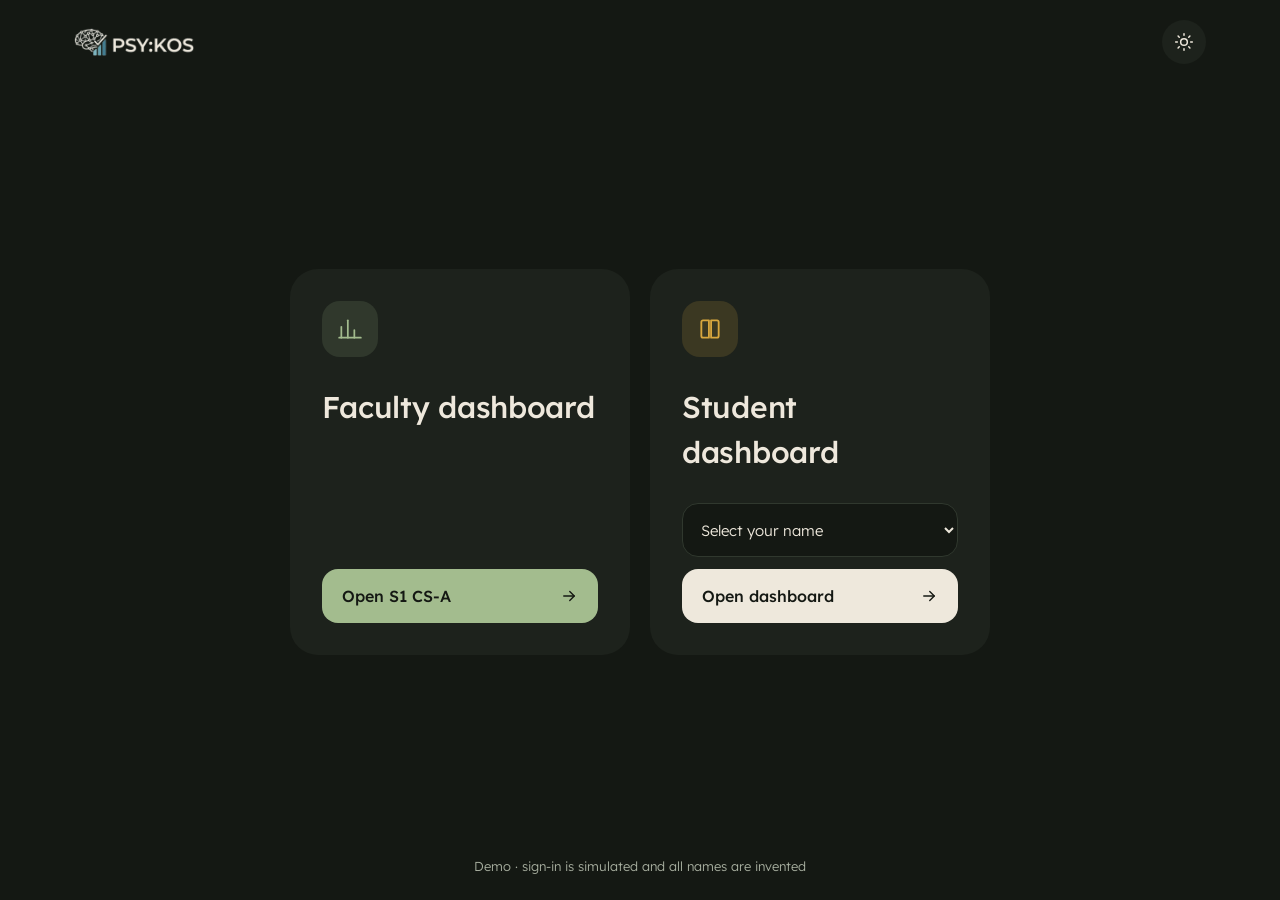
<file: index.html>
<!DOCTYPE html>
<html lang="en" data-theme="dark">
<head>
<meta charset="utf-8">
<meta name="viewport" content="width=device-width, initial-scale=1">
<title>PSY:KOS · Sign in</title>
<script>try{document.documentElement.setAttribute('data-theme',localStorage.getItem('psykos-theme')||'dark')}catch(e){}</script>
<link rel="preconnect" href="https://fonts.googleapis.com">
<link rel="preconnect" href="https://fonts.gstatic.com" crossorigin>
<link href="https://fonts.googleapis.com/css2?family=Lexend:wght@300;400;500;600&display=swap" rel="stylesheet">
<link rel="stylesheet" href="css/style.css">
<link rel="icon" href="assets/logo-light.png">
</head>
<body class="landing">
<header class="site-header" id="site-header"></header>

<main id="main" class="wrap">
  <div class="cards">
    <section class="role-card" aria-labelledby="fac-h">
      <div class="role-ic" id="fac-ic"></div>
      <h1 id="fac-h">Faculty dashboard</h1>
      <div class="actions" id="fac-actions"></div>
    </section>
    <section class="role-card" aria-labelledby="stu-h">
      <div class="role-ic gold" id="stu-ic"></div>
      <h1 id="stu-h">Student dashboard</h1>
      <div class="actions">
        <label for="stu" class="sr-only">Choose a student</label>
        <select id="stu" class="select"><option>Loading…</option></select>
        <button id="stu-go" class="btn btn-ink" type="button"><span>Open dashboard</span></button>
      </div>
    </section>
  </div>
</main>

<footer class="site-footer">Demo · sign-in is simulated and all names are invented</footer>

<script src="vendor/xlsx.mini.min.js"></script>
<script src="js/common.js"></script>
<script src="js/data.js"></script>
<script>
(function () {
  var P = Psy, D = PsyData;
  P.renderHeader({});
  document.getElementById('fac-ic').innerHTML = P.ICONS.chart;
  document.getElementById('stu-ic').innerHTML = P.ICONS.book;
  document.getElementById('stu-go').insertAdjacentHTML('beforeend', P.ICONS.arrow);
  D.signOut();
  D.load().then(function () {
    var fa = document.getElementById('fac-actions');
    fa.innerHTML = D.listFaculty().map(function (f) {
      var cls = D.getClassesForFaculty(f.id);
      var label = D.listFaculty().length > 1 ? f.name : 'Open ' + (cls[0] ? cls[0].cls : 'dashboard');
      return '<button class="btn" type="button" data-fid="' + P.esc(f.id) + '"><span>' + P.esc(label) + '</span>' + P.ICONS.arrow + '</button>';
    }).join('');
    fa.addEventListener('click', function (e) {
      var b = e.target.closest('[data-fid]');
      if (!b) return;
      D.setCurrentUser({ role: 'faculty', id: b.getAttribute('data-fid') });
      location.href = 'mentor.html';
    });
    var sel = document.getElementById('stu');
    sel.innerHTML = '<option value="">Select your name</option>' + D.listStudents().slice()
      .sort(function (a, b) { return a.name < b.name ? -1 : 1; })
      .map(function (s) { return '<option value="' + P.esc(s.roll) + '">' + P.esc(s.name + ' · ' + s.roll) + '</option>'; }).join('');
    document.getElementById('stu-go').addEventListener('click', function () {
      if (!sel.value) { sel.focus(); return; }
      D.setCurrentUser({ role: 'student', id: sel.value });
      location.href = 'student.html';
    });
  }).catch(function (err) { P.showError(err.message + '. If you opened this file directly, run it from a web server or GitHub Pages.'); });
})();
</script>
</body>
</html>
</file>
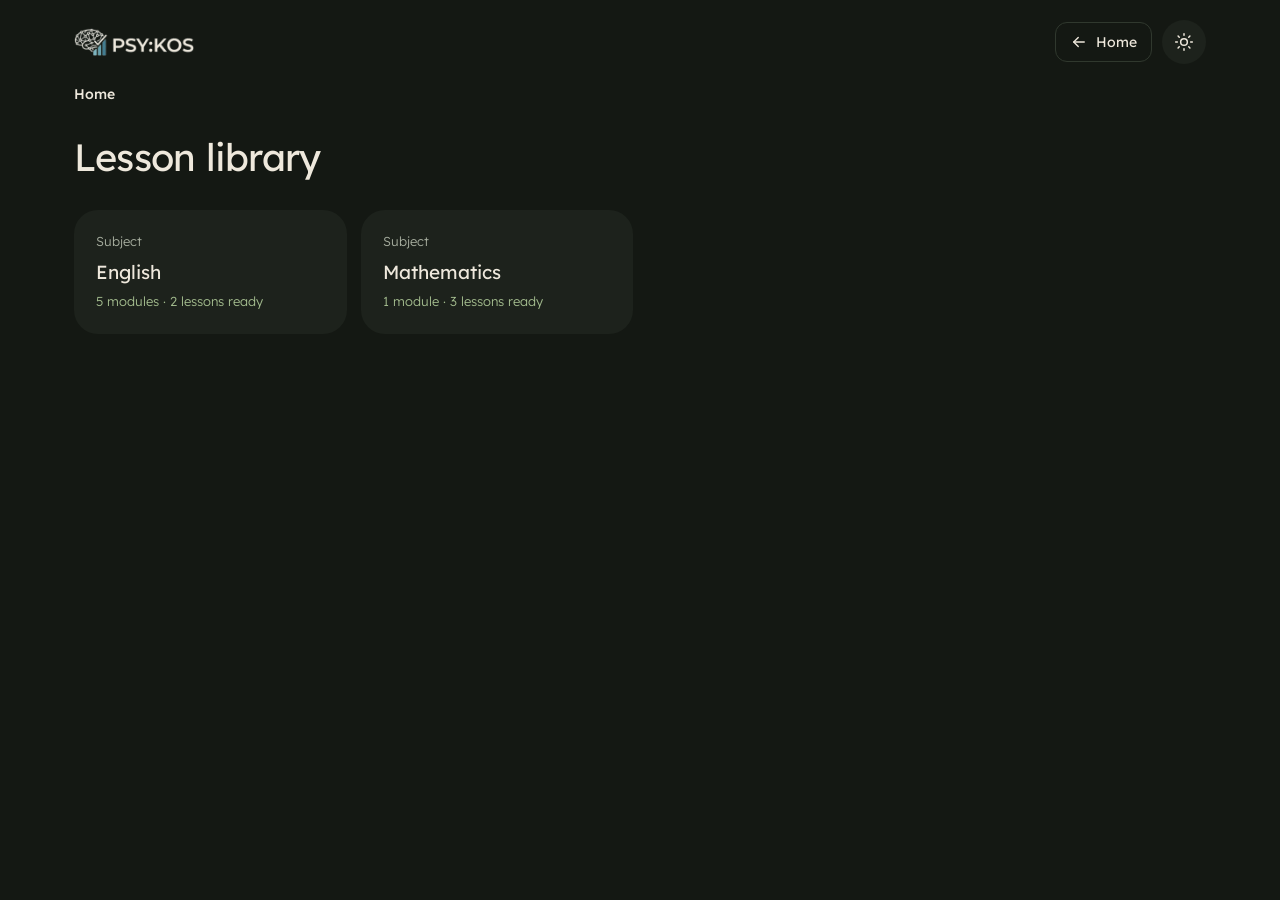
<file: lessons.html>
<!DOCTYPE html>
<html lang="en" data-theme="dark">
<head>
<meta charset="utf-8">
<meta name="viewport" content="width=device-width, initial-scale=1">
<title>PSY:KOS · Lesson library</title>
<script>try{document.documentElement.setAttribute('data-theme',localStorage.getItem('psykos-theme')||'dark')}catch(e){}</script>
<link rel="preconnect" href="https://fonts.googleapis.com">
<link rel="preconnect" href="https://fonts.gstatic.com" crossorigin>
<link href="https://fonts.googleapis.com/css2?family=Lexend:wght@300;400;500;600&display=swap" rel="stylesheet">
<link rel="stylesheet" href="css/style.css">
<link rel="icon" href="assets/logo-light.png">
</head>
<body>
<header class="site-header" id="site-header"></header>
<main id="main" class="wrap stack" style="padding-bottom:56px">
  <nav class="crumbs" aria-label="Breadcrumb" id="crumbs"></nav>
  <h1 id="title" style="font-size:clamp(28px,4.5vw,38px);font-weight:400;letter-spacing:-0.02em">Lesson library</h1>
  <div id="content"></div>
</main>

<script src="vendor/xlsx.mini.min.js"></script>
<script src="js/common.js"></script>
<script src="js/data.js"></script>
<script>
(function () {
  'use strict';
  var P = Psy, D = PsyData, esc = P.esc;
  var SUBJECTS = ['English', 'Mathematics'];

  D.load().then(function () {
    var u = D.getCurrentUser();
    var back = u ? (u.role === 'faculty' ? 'mentor.html' : 'student.html') : 'index.html';
    P.renderHeader({ backHref: back, backLabel: u ? 'My dashboard' : 'Home', homeHref: back });
    window.addEventListener('hashchange', route);
    route();
  }).catch(function (err) { P.showError(err.message); });

  function crumbs(parts) {
    document.getElementById('crumbs').innerHTML = parts.map(function (p, i) {
      return i === parts.length - 1 ? '<b>' + esc(p[0]) + '</b>' : '<a href="' + esc(p[1]) + '">' + esc(p[0]) + '</a><span aria-hidden="true">›</span>';
    }).join(' ');
  }

  function modulesOf(subject) {
    var mods = [], seen = {};
    D.getTopicMap(subject).forEach(function (t) {
      if (!seen[t.moduleNo]) { seen[t.moduleNo] = { no: t.moduleNo, name: t.module, rows: [] }; mods.push(seen[t.moduleNo]); }
      seen[t.moduleNo].rows.push(t);
    });
    return mods;
  }

  function route() {
    var parts = decodeURIComponent(location.hash.slice(1)).split('/').filter(Boolean);
    var subject = parts[0], modNo = parts[1];
    var title = document.getElementById('title'), content = document.getElementById('content');
    window.scrollTo({ top: 0 });

    if (!subject || SUBJECTS.indexOf(subject) < 0) {
      crumbs([['Home', '#']]);
      title.textContent = 'Lesson library';
      content.innerHTML = '<div class="tile-grid">' + SUBJECTS.map(function (s) {
        var mods = modulesOf(s), n = D.getTopicMap(s).filter(function (t) { return t.lesson; }).length;
        return '<a class="tile" href="#' + esc(s) + '"><span class="k">Subject</span><span class="n">' + esc(s) + '</span>' +
          '<span class="c">' + (mods.length ? mods.length + (mods.length === 1 ? ' module · ' : ' modules · ') + n + ' lesson' + (n === 1 ? '' : 's') + ' ready' : 'Lessons coming soon') + '</span></a>';
      }).join('') + '</div>';
      return;
    }

    var mods = modulesOf(subject);
    if (!modNo) {
      crumbs([['Home', '#'], [subject, '#' + subject]]);
      title.textContent = subject;
      if (!mods.length) { content.innerHTML = '<div class="empty"><b>No ' + esc(subject) + ' lessons yet</b><span class="muted">They will appear here once the syllabus and lessons are added.</span></div>'; return; }
      content.innerHTML = '<div class="tile-grid">' + mods.map(function (m) {
        var n = m.rows.filter(function (t) { return t.lesson; }).length;
        return '<a class="tile" href="#' + esc(subject + '/' + m.no) + '"><span class="k">Module ' + esc(m.no) + '</span><span class="n">' + esc(m.name) + '</span>' +
          '<span class="c">' + m.rows.length + ' topics · ' + (n ? n + ' lesson' + (n === 1 ? '' : 's') + ' ready' : 'lessons coming soon') + '</span></a>';
      }).join('') + '</div>';
      return;
    }

    var mod = mods.filter(function (m) { return m.no === modNo; })[0];
    if (!mod) { location.hash = subject; return; }
    crumbs([['Home', '#'], [subject, '#' + subject], ['Module ' + mod.no, '#' + subject + '/' + mod.no]]);
    title.textContent = 'Module ' + mod.no + ': ' + mod.name;
    var groups = [], seen = {};
    mod.rows.forEach(function (t) { if (!seen[t.topic]) { seen[t.topic] = []; groups.push(t.topic); } seen[t.topic].push(t); });
    content.innerHTML = groups.map(function (g) {
      return '<section style="margin-bottom:24px"><h2 style="font-size:18px;margin:0 0 12px">' + esc(g) + '</h2><div class="list">' +
        seen[g].map(function (t) {
          return '<div class="list-row"><span class="t">' + esc(t.subtopic) + '</span>' +
            (t.lesson ? '<a class="btn btn-sm" href="' + esc(t.lesson) + '">Open lesson</a>' : '<span class="badge badge-muted">Coming soon</span>') + '</div>';
        }).join('') + '</div></section>';
    }).join('');
  }
})();
</script>
</body>
</html>
</file>
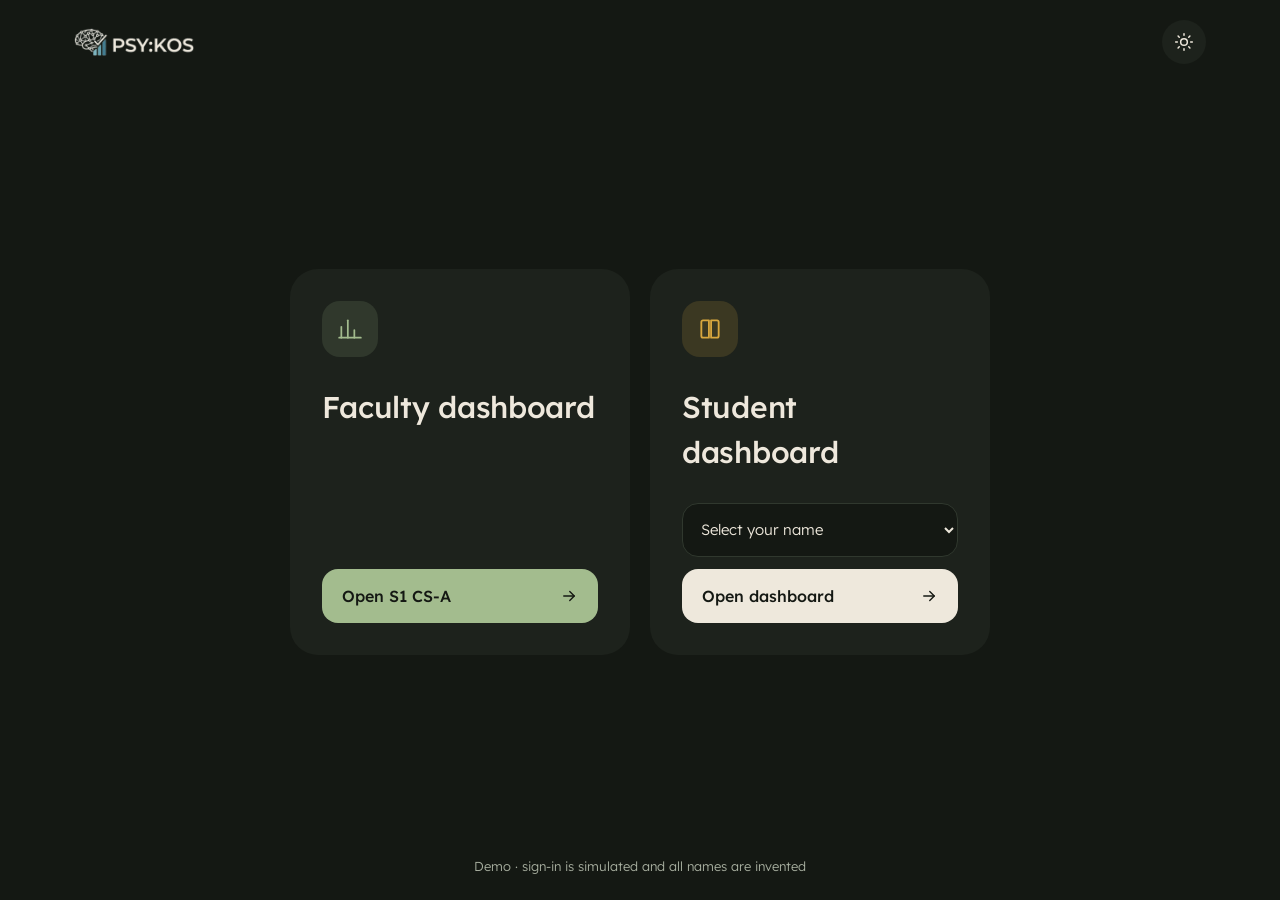
<file: mentor.html>
<!DOCTYPE html>
<html lang="en" data-theme="dark">
<head>
<meta charset="utf-8">
<meta name="viewport" content="width=device-width, initial-scale=1">
<title>PSY:KOS · Mentor Dashboard</title>
<script>try{document.documentElement.setAttribute('data-theme',localStorage.getItem('psykos-theme')||'dark')}catch(e){}</script>
<link rel="preconnect" href="https://fonts.googleapis.com">
<link rel="preconnect" href="https://fonts.gstatic.com" crossorigin>
<link href="https://fonts.googleapis.com/css2?family=Lexend:wght@300;400;500;600&display=swap" rel="stylesheet">
<link rel="stylesheet" href="css/style.css">
<link rel="icon" href="assets/logo-light.png">
</head>
<body>
<header class="site-header" id="site-header"></header>

<main id="main" class="wrap stack" style="padding-bottom:56px">
  <div class="row" style="align-items:center;justify-content:space-between;gap:14px">
    <div class="pill-tabs" role="tablist" aria-label="Classes" id="class-tabs"></div>
    <div class="seg" role="group" aria-label="Subject" id="subject-seg"></div>
  </div>
  <div id="class-body" class="stack"></div>
</main>

<script src="vendor/xlsx.mini.min.js"></script>
<script src="js/common.js"></script>
<script src="js/data.js"></script>
<script src="js/weak.js"></script>
<script src="js/charts.js"></script>
<script>
(function () {
  'use strict';
  var P = Psy, D = PsyData, Wk = PsyWeak, esc = P.esc;
  var state = { cls: '', subject: 'English', view: 'overview', roll: '', open: 0, showAllTopics: false };
  var me, classes, cache = {};

  function readHash() {
    var h = new URLSearchParams(location.hash.slice(1));
    ['cls', 'subject', 'view', 'roll'].forEach(function (k) { if (h.get(k)) state[k] = h.get(k); });
  }
  function writeHash() {
    var h = new URLSearchParams();
    h.set('cls', state.cls); h.set('subject', state.subject); h.set('view', state.view);
    if (state.roll) h.set('roll', state.roll);
    history.replaceState(null, '', '#' + h.toString());
  }

  D.load().then(function () {
    me = D.getCurrentUser();
    if (!me || me.role !== 'faculty') { location.replace('index.html'); return; }
    P.renderHeader({ who: me.name, signOut: true });
    classes = D.getClassesForFaculty(me.id);
    if (!classes.length) { document.getElementById('class-body').innerHTML = '<div class="empty"><b>No classes assigned</b><span class="muted">Ask the admin to add your classes.</span></div>'; return; }
    readHash();
    if (!classes.some(function (c) { return c.cls === state.cls; })) state.cls = classes[0].cls;
    render();
  }).catch(function (err) { P.showError(err.message); });

  /* ---------------- top controls ---------------- */
  function render() {
    var cur = classes.filter(function (c) { return c.cls === state.cls; })[0];
    if (cur.subjects.indexOf(state.subject) < 0) state.subject = cur.subjects[0];
    document.getElementById('class-tabs').innerHTML = classes.map(function (c) {
      return '<button class="pill-tab" role="tab" type="button" data-cls="' + esc(c.cls) + '" aria-selected="' + (c.cls === state.cls) + '">' + esc(c.cls) + '</button>';
    }).join('');
    var seg = document.getElementById('subject-seg');
    seg.innerHTML = cur.subjects.map(function (s) {
      return '<button type="button" data-sub="' + esc(s) + '" aria-pressed="' + (s === state.subject) + '">' + esc(s === 'Mathematics' ? 'Math' : s) + '</button>';
    }).join('');
    seg.hidden = cur.subjects.length < 2;
    writeHash();
    renderBody();
  }
  document.getElementById('class-tabs').addEventListener('click', function (e) {
    var b = e.target.closest('[data-cls]'); if (!b) return;
    state.cls = b.getAttribute('data-cls'); state.roll = ''; state.view = 'overview'; state.open = 0; render();
  });
  document.getElementById('subject-seg').addEventListener('click', function (e) {
    var b = e.target.closest('[data-sub]'); if (!b) return;
    state.subject = b.getAttribute('data-sub'); state.open = 0; render();
  });

  /* ---------------- class data ---------------- */
  function classData() {
    var key = state.cls + '|' + state.subject;
    if (cache[key]) return cache[key];
    var students = D.getStudentsForClass(state.cls);
    var evals = D.getEvaluations(state.subject).filter(function (e) { return e.type !== 'attendance'; });
    var perStudent = students.map(function (s) {
      var res = evals.map(function (ev) { return D.evalResult(ev, s.roll); }).filter(function (r) { return !r.absent; });
      return { s: s, avg: res.length ? res.reduce(function (a, r) { return a + r.pct; }, 0) / res.length : null, weak: Wk.getWeakTopics(s.roll, state.subject) };
    });
    var evAvg = evals.map(function (ev) {
      var ps = students.map(function (s) { return D.evalResult(ev, s.roll); }).filter(function (r) { return !r.absent; });
      return { ev: ev, n: ps.length, avg: ps.length ? ps.reduce(function (a, r) { return a + r.pct; }, 0) / ps.length : null };
    }).filter(function (x) { return x.n; });
    var avgs = perStudent.filter(function (p) { return p.avg != null; });
    cache[key] = {
      students: students, evAvg: evAvg,
      weakCount: perStudent.filter(function (p) { return p.weak.length; }).length,
      classAvg: avgs.length ? avgs.reduce(function (a, p) { return a + p.avg; }, 0) / avgs.length : null,
      groups: Wk.getClassWeakByTopic(state.cls, state.subject)
    };
    return cache[key];
  }

  function renderBody() {
    var body = document.getElementById('class-body');
    var cd = classData();
    if (!cd.students.length) {
      body.innerHTML = '<div class="empty"><b>No data for ' + esc(state.cls) + ' yet</b><span class="muted">Marks will appear here once this class\'s file is added.</span></div>';
      return;
    }
    if (!cd.evAvg.length) {
      body.innerHTML = '<div class="empty"><b>No ' + esc(state.subject) + ' marks yet</b><span class="muted">This subject will fill in once its marks file is added.</span></div>';
      return;
    }
    var pctTxt = cd.classAvg == null ? '–' : Math.round(cd.classAvg * 100) + '%';
    body.innerHTML =
      '<div class="stats">' +
        '<div class="stat"><b>' + cd.students.length + '</b><span>Students</span></div>' +
        '<div class="stat is-red"><b>' + cd.weakCount + '</b><span>Weak in at least one topic</span></div>' +
        '<div class="stat"><b>' + cd.evAvg.length + '</b><span>Evaluations recorded</span></div>' +
        '<div class="stat"><b>' + pctTxt + '</b><span>Class average</span></div>' +
      '</div>' +
      '<div class="view-tabs" role="tablist" aria-label="Views">' +
        '<button class="view-tab" role="tab" type="button" data-view="overview" aria-selected="' + (state.view === 'overview') + '">Class overview</button>' +
        '<button class="view-tab" role="tab" type="button" data-view="report" aria-selected="' + (state.view === 'report') + '">Student report</button>' +
      '</div><div id="view"></div>';
    body.querySelector('.view-tabs').addEventListener('click', function (e) {
      var b = e.target.closest('[data-view]'); if (!b) return;
      state.view = b.getAttribute('data-view'); writeHash(); renderBody();
    });
    if (state.view === 'report') renderReport(cd); else renderOverview(cd);
  }

  /* ---------------- class overview ---------------- */
  function renderOverview(cd) {
    var cut = D.getSettings().weakCutoff;
    var acc = cd.groups.length ? cd.groups.map(function (g, i) {
      var open = state.open === i;
      return '<div class="acc-item"><button class="acc-btn" type="button" data-acc="' + i + '" aria-expanded="' + open + '">' +
        '<span><span class="t">' + esc(g.subtopic) + '</span><span class="m">' + esc(g.module + ' · ' + g.topic) + '</span></span>' +
        '<span style="display:flex;align-items:center;gap:12px"><span class="badge badge-red">' + g.students.length + (g.students.length === 1 ? ' student' : ' students') + '</span>' + P.ICONS.chevron + '</span></button>' +
        (open ? '<div class="acc-body">' + g.students.map(function (s) {
          return '<button class="chip" type="button" data-roll="' + esc(s.roll) + '"><span>' + esc(s.name) + '</span><b>' + Math.round(s.pct * 100) + '%</b></button>';
        }).join('') + '</div>' : '') + '</div>';
    }).join('') : '<p class="muted">No weak topics in this class. Everyone is at or above ' + Math.round(cut * 100) + '%.</p>';
    var bars = cd.evAvg.map(function (x) {
      var weak = x.avg < cut, p = Math.round(x.avg * 100);
      return '<div class="bar-row"><div class="bar-label' + (weak ? ' is-weak' : '') + '"><span>' + esc(x.ev.name) + '</span><b>' + p + '%</b></div>' +
        '<div class="bar' + (weak ? ' is-weak' : '') + '"><span style="width:' + Math.max(p, 2) + '%"></span></div></div>';
    }).join('');
    document.getElementById('view').innerHTML =
      '<div class="row">' +
        '<section class="panel col-main" aria-labelledby="wk-h"><div style="margin-bottom:12px"><h2 id="wk-h">Weak students by topic</h2>' +
          '<p class="small muted mt-8">Below ' + Math.round(cut * 100) + '% in the latest evaluation of that topic. Tap a name to open their report.</p></div>' + acc + '</section>' +
        '<section class="panel col-side" aria-labelledby="av-h"><h2 id="av-h" style="margin-bottom:18px">Class average by evaluation</h2>' + bars + '</section>' +
      '</div>';
    var v = document.getElementById('view');
    v.onclick = function (e) {
      var a = e.target.closest('[data-acc]');
      if (a) { var i = +a.getAttribute('data-acc'); state.open = state.open === i ? -1 : i; renderOverview(cd); return; }
      var c = e.target.closest('[data-roll]');
      if (c) { state.roll = c.getAttribute('data-roll'); state.view = 'report'; state.showAllTopics = false; writeHash(); renderBody(); window.scrollTo({ top: 0 }); }
    };
  }

  /* ---------------- student report ---------------- */
  function renderReport(cd) {
    var cut = D.getSettings().weakCutoff;
    if (!cd.students.some(function (s) { return s.roll === state.roll; })) state.roll = cd.students[0].roll;
    writeHash();
    var rec = D.getStudentRecord(state.roll, state.subject);
    var s = rec.student;
    var topics = Wk.getTopicScores(s.roll, state.subject).sort(Wk.sortWeakest);
    var weakN = topics.filter(function (t) { return t.weak; }).length;
    var SHOW = Math.max(8, weakN);
    var psych = D.getPsychProfile(s.roll);
    var options = cd.students.map(function (x) {
      return '<option value="' + esc(x.roll) + '"' + (x.roll === s.roll ? ' selected' : '') + '>' + esc(x.name) + '</option>';
    }).join('');

    var marksRows = rec.evaluations.map(function (e) {
      var val = e.absent ? '<span class="badge badge-muted">Absent</span>' :
        '<b>' + P.fmtNum(e.display) + '</b><span class="muted"> / ' + e.max + '</span>' + (e.partial ? ' <span class="badge badge-muted">part absent</span>' : '');
      return '<tr><td>' + esc(e.name) + '</td><td class="date">' + esc(P.fmtDate(e.date)) + '</td><td class="num">' + val + '</td></tr>';
    }).join('');

    var topicRows = topics.length ? topics.map(function (t, i) {
      var p = Math.round(t.pct * 100);
      return '<div class="bar-row' + (i >= SHOW ? ' extra' : '') + '"' + (i >= SHOW && !state.showAllTopics ? ' data-extra hidden' : '') + '>' +
        '<div class="bar-label' + (t.weak ? ' is-weak' : '') + '"><span>' + esc(t.subtopic) + '</span><b>' + p + '%' + (t.weak ? ' · weak' : '') + '</b></div>' +
        '<div class="bar' + (t.weak ? ' is-weak' : '') + '"><span style="width:' + Math.max(p, 2) + '%"></span></div></div>';
    }).join('') + (topics.length > SHOW ? '<button class="btn btn-ghost btn-sm mt-8 no-print" type="button" id="more-topics" style="margin-top:16px">' +
      (state.showAllTopics ? 'Show fewer' : 'Show all ' + topics.length + ' topics') + '</button>' : '') : '<p class="muted">No topic data yet.</p>';

    var psychHtml = psych.taken ? psych.scales.map(function (sc) {
      var w = sc.max ? Math.round((sc.score - sc.min) / (sc.max - sc.min) * 100) : 0;
      return '<div style="padding:14px 0;border-top:1px solid var(--line);display:flex;flex-direction:column;gap:8px">' +
        '<div class="bar-label"><span style="font-size:15px;font-weight:400">' + esc(sc.label) + '</span><span class="badge badge-accent">' + esc(sc.score + ' / ' + sc.max) + '</span></div>' +
        '<div class="bar"><span style="width:' + Math.max(w, 2) + '%"></span></div>' +
        '<span class="small muted" style="line-height:1.55">' + esc(sc.description) + '</span>' +
        '<span class="small" style="line-height:1.55">' + esc(sc.tip) + '</span></div>';
    }).join('') : '<div class="note-card"><span class="body">Not taken yet.</span></div>';

    var fbHtml = rec.feedback.length ? rec.feedback.map(function (f) {
      return '<div class="note-card"><span class="meta">' + esc(P.fmtDate(f.date) + ' · ' + f.by + (f.topic ? ' · ' + f.topic : '')) + '</span><span class="body">' + esc(f.comment) + '</span></div>';
    }).join('') : '<p class="muted">No feedback yet.</p>';

    document.getElementById('view').innerHTML =
      '<div class="print-only" style="margin-bottom:16px"><h1 style="font-size:20pt">' + esc(s.name) + '</h1>' +
        '<p class="muted">' + esc(s.roll + ' · ' + s.cls + ' · ' + state.subject + ' · Report generated ' + P.fmtDate(new Date().toISOString().slice(0, 10)) + ' ' + new Date().getFullYear()) + '</p>' +
        '<p class="muted small">PSY:KOS first-year learning support · Weak = below ' + Math.round(cut * 100) + '% · ' + weakN + ' weak topic' + (weakN === 1 ? '' : 's') + '</p></div>' +
      '<div class="stack">' +
        '<div class="row no-print" style="align-items:center;justify-content:space-between;gap:18px">' +
          '<div style="display:flex;align-items:center;gap:16px">' +
            '<div style="width:60px;height:60px;border-radius:20px;background:var(--accent-soft);color:var(--accent);display:flex;align-items:center;justify-content:center;font-size:20px;font-weight:500;flex:none">' + esc(P.initials(s.name)) + '</div>' +
            '<div style="display:flex;flex-direction:column;gap:4px;min-width:0"><label for="pick" class="sr-only">Choose student</label>' +
              '<select id="pick" style="border:0;background:transparent;color:var(--text);font-size:26px;font-weight:500;padding:0;max-width:100%">' + options + '</select>' +
              '<span class="muted" style="font-size:14px">' + esc(s.roll + ' · ' + s.cls + ' · ' + state.subject) + '</span></div></div>' +
          '<div style="display:flex;gap:10px;flex-wrap:wrap">' +
            '<button class="btn btn-ghost" type="button" id="go-fb">Add feedback</button>' +
            '<button class="btn" type="button" id="pdf">' + P.ICONS.download + 'Download PDF report</button></div>' +
        '</div>' +
        '<section class="panel" aria-labelledby="g-h"><div class="panel-head"><h2 id="g-h">Performance over the semester</h2>' +
          '<span class="small muted">% of maximum · dashed line is the ' + Math.round(cut * 100) + '% cut-off</span></div>' +
          '<div class="graph table-wrap">' + PsyCharts.performanceGraph(rec.evaluations, cut, s.name) + '</div></section>' +
        '<div class="row">' +
          '<section class="panel col-side" style="flex:1 1 300px" aria-labelledby="m-h"><h2 id="m-h" style="margin-bottom:6px">Marks by evaluation</h2>' +
            '<div class="table-wrap"><table class="marks"><tbody>' + marksRows + '</tbody></table></div></section>' +
          '<section class="panel col-side" style="flex:1 1 300px" aria-labelledby="t-h"><div class="panel-head"><h2 id="t-h">Topics</h2><span class="small muted">Weakest first</span></div>' + topicRows + '</section>' +
        '</div>' +
        '<div class="row">' +
          '<section class="panel col-side" style="flex:1 1 300px" aria-labelledby="p-h"><h2 id="p-h">Psychological profile</h2>' +
            '<p class="small muted" style="margin:6px 0 10px">Self-reported questionnaire. Placeholder until the counsellor finalises the tests. Not a diagnosis.</p>' + psychHtml + '</section>' +
          '<section class="panel col-side" style="flex:1 1 300px" aria-labelledby="f-h"><h2 id="f-h" style="margin-bottom:14px">Feedback</h2><div id="fb-list">' + fbHtml + '</div>' +
            '<div class="field no-print" style="margin-top:16px"><label for="fb-topic">Topic (optional)</label><input id="fb-topic" class="input" list="topic-list" placeholder="For example, Subject-verb agreement">' +
            '<datalist id="topic-list">' + topics.map(function (t) { return '<option value="' + esc(t.subtopic) + '">'; }).join('') + '</datalist></div>' +
            '<div class="field no-print" style="margin-top:12px"><label for="fb">New feedback</label><textarea id="fb" class="textarea" rows="3" placeholder="Write a note the student will see"></textarea></div>' +
            '<div class="no-print" style="display:flex;align-items:center;gap:12px;flex-wrap:wrap;margin-top:12px"><button class="btn btn-ink btn-sm" type="button" id="save-fb">Save feedback</button>' +
            '<span class="small muted" id="fb-msg" aria-live="polite"></span></div></section>' +
        '</div>' +
      '</div>';

    document.getElementById('pick').addEventListener('change', function (e) { state.roll = e.target.value; state.showAllTopics = false; renderReport(cd); });
    document.getElementById('pdf').addEventListener('click', function () {
      document.querySelectorAll('[data-extra]').forEach(function (el) { el.hidden = false; });
      var t = document.title; document.title = 'PSY:KOS report ' + s.roll + ' ' + s.name;
      window.print();
      document.title = t;
      if (!state.showAllTopics) document.querySelectorAll('[data-extra]').forEach(function (el) { el.hidden = true; });
    });
    document.getElementById('go-fb').addEventListener('click', function () { var f = document.getElementById('fb'); f.scrollIntoView({ behavior: 'smooth', block: 'center' }); f.focus({ preventScroll: true }); });
    var more = document.getElementById('more-topics');
    if (more) more.addEventListener('click', function () { state.showAllTopics = !state.showAllTopics; renderReport(cd); });
    document.getElementById('save-fb').addEventListener('click', function () {
      var txt = document.getElementById('fb').value.trim();
      var msg = document.getElementById('fb-msg');
      if (!txt) { msg.textContent = 'Write a note first.'; return; }
      D.addFeedback(s.roll, me.id, document.getElementById('fb-topic').value.trim(), txt);
      renderReport(cd);
      document.getElementById('fb-msg').textContent = 'Saved on this device for the demo.';
    });
  }
})();
</script>
</body>
</html>
</file>
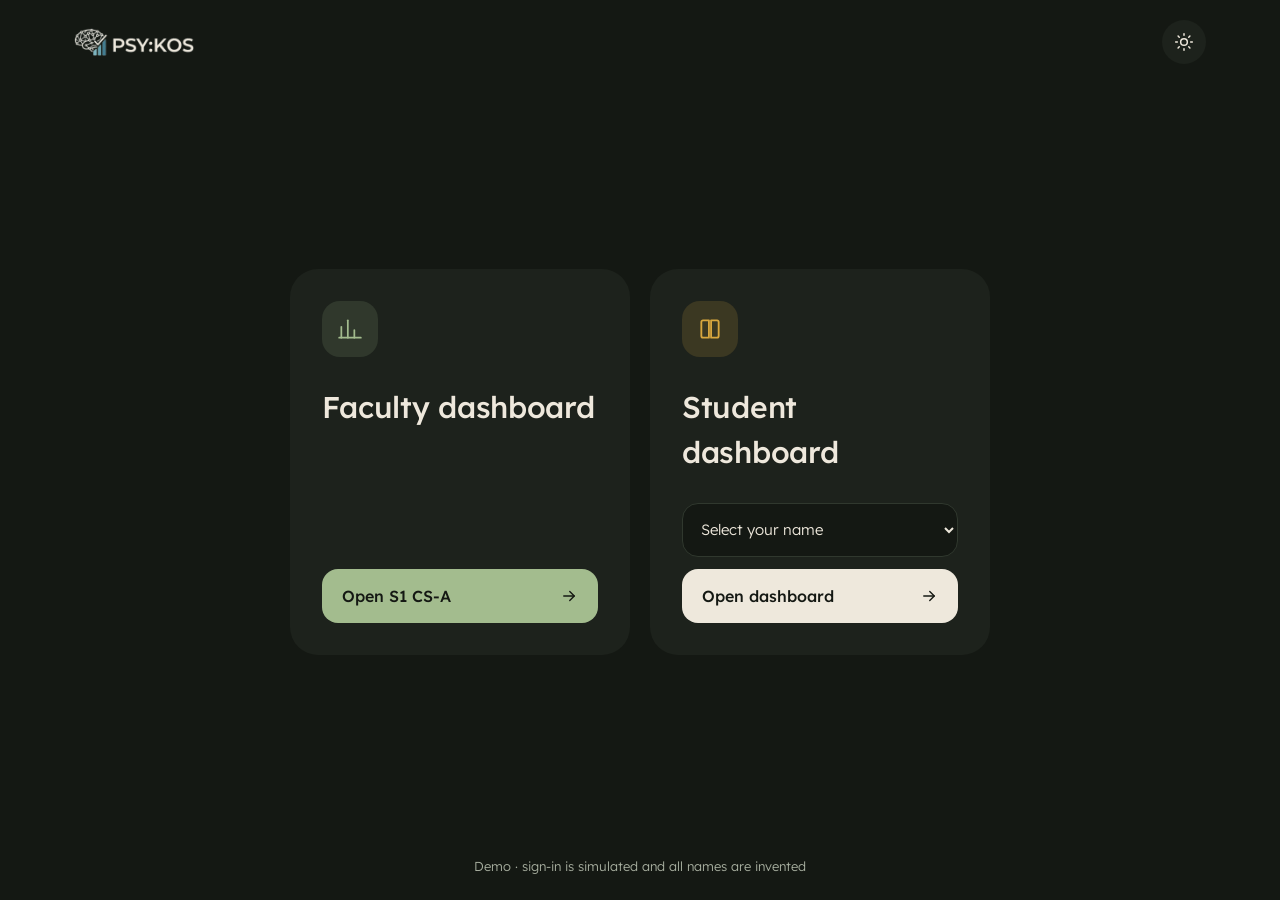
<file: student.html>
<!DOCTYPE html>
<html lang="en" data-theme="dark">
<head>
<meta charset="utf-8">
<meta name="viewport" content="width=device-width, initial-scale=1">
<title>PSY:KOS · My Learning</title>
<script>try{document.documentElement.setAttribute('data-theme',localStorage.getItem('psykos-theme')||'dark')}catch(e){}</script>
<link rel="preconnect" href="https://fonts.googleapis.com">
<link rel="preconnect" href="https://fonts.gstatic.com" crossorigin>
<link href="https://fonts.googleapis.com/css2?family=Lexend:wght@300;400;500;600&display=swap" rel="stylesheet">
<link rel="stylesheet" href="css/style.css">
<link rel="icon" href="assets/logo-light.png">
</head>
<body>
<header class="site-header" id="site-header"></header>

<main id="main" class="wrap" style="padding-bottom:56px;display:flex;flex-direction:column;gap:40px">
  <div class="row" style="align-items:flex-end;justify-content:space-between;gap:16px">
    <div>
      <h1 id="hello" style="font-size:clamp(30px,5vw,42px);font-weight:400;letter-spacing:-0.02em">Hello</h1>
      <p id="sub" class="muted" style="font-size:15px;margin-top:6px"></p>
    </div>
    <div style="display:flex;gap:10px;flex-wrap:wrap" id="top-links"></div>
  </div>

  <div class="view-tabs" role="tablist" aria-label="Views" id="view-tabs" style="margin-bottom:-16px">
    <button class="view-tab" role="tab" type="button" id="tab-learning" data-view="learning" aria-controls="view-learning" aria-selected="true">My learning</button>
    <button class="view-tab" role="tab" type="button" id="tab-wellbeing" data-view="wellbeing" aria-controls="view-wellbeing" aria-selected="false">Wellbeing</button>
  </div>

  <section id="view-wellbeing" role="tabpanel" aria-labelledby="tab-wellbeing" hidden>
    <iframe id="wellbeing-frame" title="FocusWell wellbeing check" style="width:100%;height:calc(100vh - 140px);min-height:620px;border:0;border-radius:28px;background:var(--bg);display:block"></iframe>
  </section>

  <div id="view-learning" role="tabpanel" aria-labelledby="tab-learning" style="display:flex;flex-direction:column;gap:40px">
  <section id="start" aria-labelledby="start-h" style="display:flex;flex-direction:column;gap:16px;scroll-margin-top:16px">
    <div>
      <h2 id="start-h" style="font-size:22px">Start here</h2>
      <p class="muted" style="font-size:14px;margin-top:4px">Topics to revisit from your latest marks, weakest first</p>
    </div>
    <div id="topics"></div>
  </section>

  <div class="row">
    <div class="col-main stack">
      <section class="panel" aria-labelledby="marks-h">
        <div class="panel-head" style="align-items:center"><h2 id="marks-h" style="font-size:22px">My marks</h2>
          <div class="seg" role="group" aria-label="Subject" id="subject-seg"></div></div>
        <div id="marks"></div>
      </section>
      <section class="panel" aria-labelledby="fb-h">
        <h2 id="fb-h" style="font-size:22px;margin-bottom:14px">Feedback</h2>
        <div id="feedback"></div>
      </section>
    </div>
    <section class="panel col-side" aria-labelledby="req-h">
      <h2 id="req-h" style="font-size:22px;margin-bottom:16px">Ask for a one-to-one</h2>
      <form id="req" class="stack" style="gap:12px" novalidate>
        <div class="field"><label for="to">With</label><select id="to" class="select"></select></div>
        <div class="field"><label for="topic">Topic</label><input id="topic" class="input" list="topic-list" placeholder="For example, listening" autocomplete="off"><datalist id="topic-list"></datalist></div>
        <div class="field"><label for="msg">Message</label><textarea id="msg" class="textarea" rows="4" placeholder="What would you like help with?"></textarea></div>
        <button class="btn" type="submit" style="height:50px">Send request</button>
        <p class="small muted" id="req-note">Opens your email with the request filled in.</p>
      </form>
    </section>
  </div>
  </div>
</main>

<div class="notice-layer" id="notice-layer" hidden>
  <div class="notice" role="status">
    <div class="ic" id="notice-ic"></div>
    <div class="txt"><span id="notice-txt"></span><a class="btn btn-sm" href="#start" id="notice-go" style="align-self:flex-start">Show me</a></div>
    <button class="close" type="button" id="notice-x" aria-label="Dismiss"></button>
  </div>
</div>

<script src="vendor/xlsx.mini.min.js"></script>
<script src="js/common.js"></script>
<script src="js/data.js"></script>
<script src="js/weak.js"></script>
<script>
(function () {
  'use strict';
  var P = Psy, D = PsyData, Wk = PsyWeak, esc = P.esc;
  var me, subject = 'English';

  D.load().then(function () {
    me = D.getCurrentUser();
    if (!me || me.role !== 'student') { location.replace('index.html'); return; }
    P.renderHeader({ who: me.name, signOut: true });
    document.getElementById('hello').textContent = 'Hello, ' + me.name.split(' ')[0];
    document.getElementById('sub').textContent = me.id + ' · ' + me.cls;
    document.getElementById('top-links').innerHTML =
      '<a class="btn btn-ghost" href="lessons.html">' + P.ICONS.book + 'Lesson library</a>';
    renderTopics();
    renderMarks();
    renderFeedback();
    renderRequest();
    setupTabs();
    showNotice();
  }).catch(function (err) { P.showError(err.message); });

  /* Two views: My learning and Wellbeing (the counsellor's FocusWell page, student side only). */
  function setupTabs() {
    var tabs = document.getElementById('view-tabs');
    function show(view) {
      var well = view === 'wellbeing';
      document.getElementById('tab-learning').setAttribute('aria-selected', String(!well));
      document.getElementById('tab-wellbeing').setAttribute('aria-selected', String(well));
      document.getElementById('view-learning').style.display = well ? 'none' : 'flex';
      document.getElementById('view-wellbeing').hidden = !well;
      if (well) {
        document.getElementById('notice-layer').hidden = true;
        var f = document.getElementById('wellbeing-frame');
        if (!f.getAttribute('src')) {
          f.setAttribute('src', 'wellbeing.html?embed=1&name=' + encodeURIComponent(me.name) + '&cls=' + encodeURIComponent(me.cls) + '#home');
        }
      }
      history.replaceState(null, '', well ? '#wellbeing' : location.pathname);
    }
    tabs.addEventListener('click', function (e) {
      var b = e.target.closest('[data-view]');
      if (b) show(b.getAttribute('data-view'));
    });
    if (location.hash === '#wellbeing') show('wellbeing');
  }

  /* Only English has marks so far; any subject added to Classes shows up in the toggle. */
  function subjects() { return D.getSubjectsForClass(me.cls); }

  function renderTopics() {
    var pops = Wk.getPopups(me.id, 'English');
    var el = document.getElementById('topics');
    if (!pops.length) {
      el.innerHTML = '<div class="all-clear"><b style="font-weight:500">Nothing to revisit right now.</b> <span class="muted">You are at or above the mark in every topic so far. The lesson library is open for anything you want to explore.</span></div>';
      return;
    }
    el.innerHTML = '<div class="topic-strip">' + pops.map(function (t) {
      var action = t.lesson ? '<a class="btn" href="' + esc(t.lesson) + '">Open lesson</a>' : '<span class="soon">Lesson coming soon</span>';
      return '<div class="topic-card"><span class="mod"><span class="dot" aria-hidden="true"></span>' + esc((t.module ? t.module + ' · ' : '') + t.topic) + '</span>' +
        '<span class="name">' + esc(t.subtopic) + '</span>' + action + '</div>';
    }).join('') + '</div>';
  }

  function renderMarks() {
    var seg = document.getElementById('subject-seg');
    seg.innerHTML = subjects().map(function (s) {
      return '<button type="button" data-sub="' + esc(s) + '" aria-pressed="' + (s === subject) + '">' + esc(s === 'Mathematics' ? 'Math' : s) + '</button>';
    }).join('');
    seg.onclick = function (e) { var b = e.target.closest('[data-sub]'); if (b) { subject = b.getAttribute('data-sub'); renderMarks(); } };
    var rec = D.getStudentRecord(me.id, subject);
    var el = document.getElementById('marks');
    if (!rec.evaluations.length) { el.innerHTML = '<p class="muted" style="padding:12px 0">No ' + esc(subject) + ' marks yet.</p>'; return; }
    el.innerHTML = '<div class="table-wrap"><table class="marks"><thead><tr><th>Evaluation</th><th>Date</th><th class="num">Marks</th></tr></thead><tbody>' +
      rec.evaluations.map(function (e) {
        var val = e.absent ? '<span class="muted">Absent</span>' :
          '<b>' + P.fmtNum(e.display) + '</b><span class="muted"> / ' + e.max + '</span>';
        return '<tr><td>' + esc(e.name) + '</td><td class="date">' + esc(P.fmtDate(e.date)) + '</td><td class="num">' + val + '</td></tr>';
      }).join('') + '</tbody></table></div>';
  }

  function renderFeedback() {
    var fb = D.getFeedback(me.id);
    document.getElementById('feedback').innerHTML = fb.length ? fb.map(function (f) {
      return '<div class="note-card"><span class="meta">' + esc(P.fmtDate(f.date) + ' · ' + f.by + (f.topic ? ' · ' + f.topic : '')) + '</span><span class="body">' + esc(f.comment) + '</span></div>';
    }).join('') : '<p class="muted">No feedback yet. Your teachers\' notes will appear here.</p>';
  }

  function renderRequest() {
    var contacts = D.getContacts(me.id);
    document.getElementById('to').innerHTML = contacts.map(function (c, i) { return '<option value="' + i + '">' + esc(c.label) + '</option>'; }).join('');
    document.getElementById('topic-list').innerHTML = D.getTopicMap('English').map(function (t) { return '<option value="' + esc(t.subtopic) + '">'; }).join('');
    document.getElementById('req').addEventListener('submit', function (e) {
      e.preventDefault();
      var c = contacts[+document.getElementById('to').value];
      var topic = document.getElementById('topic').value.trim() || 'General';
      var msg = document.getElementById('msg').value.trim();
      var subj = 'One-to-one session request: ' + topic;
      var body = 'Hello,\n\nI would like a one-to-one session on ' + topic + '.\n\n' + (msg ? msg + '\n\n' : '') + 'Thank you,\n' + me.name + '\n' + me.id + ', ' + me.cls;
      document.getElementById('req-note').textContent = 'Opening your email app. Send the email from there to finish.';
      location.href = 'mailto:' + encodeURIComponent(c.email) + '?subject=' + encodeURIComponent(subj) + '&body=' + encodeURIComponent(body);
    });
  }

  function showNotice() {
    var n = Wk.getPopups(me.id, 'English').length;
    if (!n || location.hash === '#wellbeing') return;
    var key = 'psykos-notice-' + me.id;
    try { if (sessionStorage.getItem(key)) return; } catch (e) { /* show it anyway */ }
    document.getElementById('notice-ic').innerHTML = P.ICONS.bell;
    document.getElementById('notice-x').innerHTML = P.ICONS.close;
    document.getElementById('notice-txt').textContent = 'You have ' + n + ' topic' + (n === 1 ? '' : 's') + ' to revisit';
    var layer = document.getElementById('notice-layer');
    layer.hidden = false;
    function close() { layer.hidden = true; try { sessionStorage.setItem(key, '1'); } catch (e) { /* ignore */ } }
    document.getElementById('notice-x').addEventListener('click', close);
    document.getElementById('notice-go').addEventListener('click', close);
  }
})();
</script>
</body>
</html>
</file>
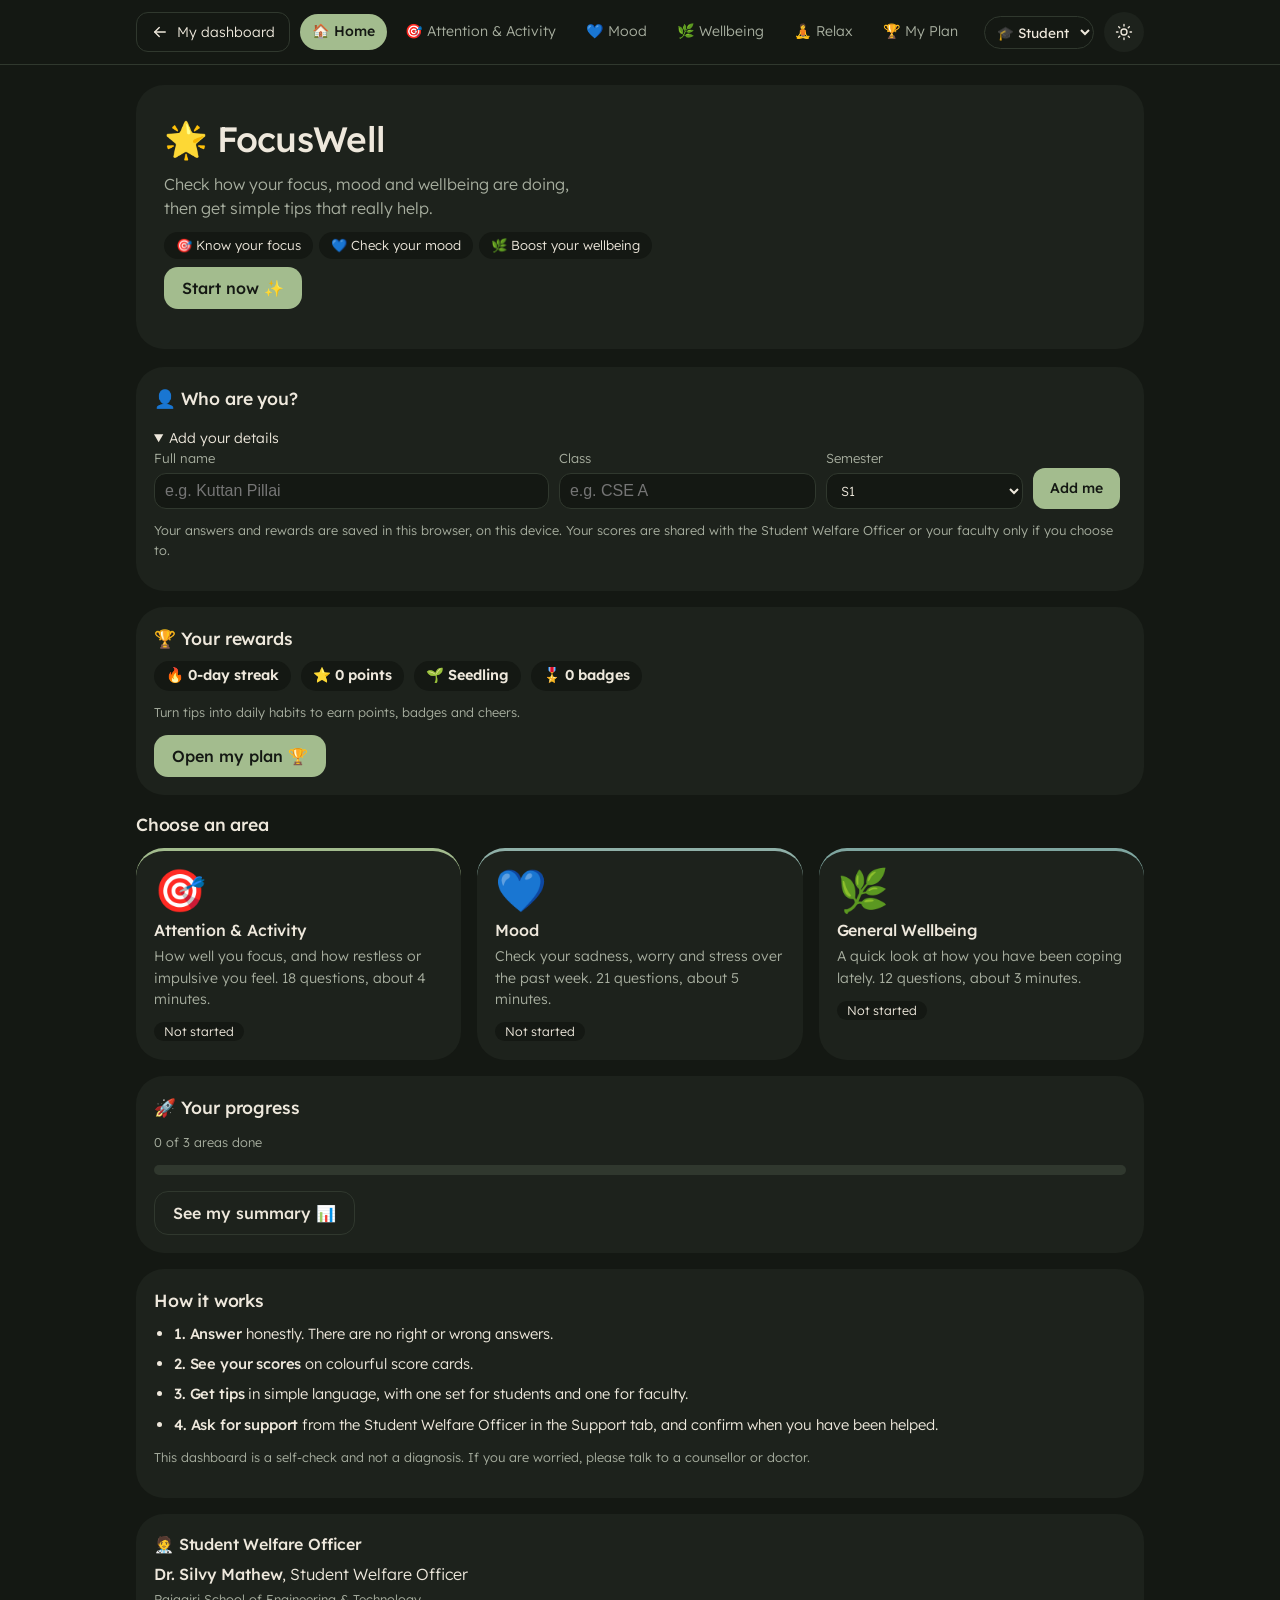
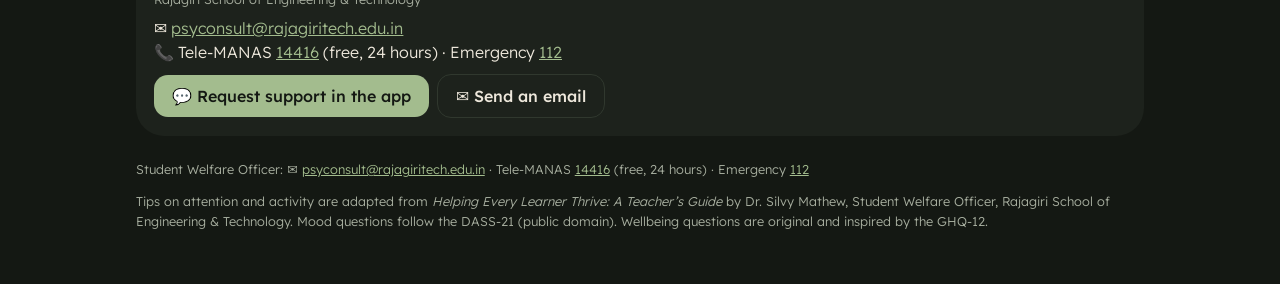
<file: wellbeing.html>
<!DOCTYPE html>
<html lang="en" data-theme="dark">
<head>
<meta charset="utf-8">
<meta name="viewport" content="width=device-width, initial-scale=1, viewport-fit=cover">
<title>FocusWell · PSY:KOS</title><script>try{document.documentElement.setAttribute('data-theme',localStorage.getItem('psykos-theme')||'dark')}catch(e){document.documentElement.setAttribute('data-theme','dark')}</script><link rel="preconnect" href="https://fonts.googleapis.com"><link rel="preconnect" href="https://fonts.gstatic.com" crossorigin><link rel="stylesheet" href="https://fonts.googleapis.com/css2?family=Lexend:wght@300;400;500;600&display=swap"><link rel="icon" href="assets/logo-light.png">
<style>
:root{--bg:#f3f0ff;--card:#fff;--text:#1e2433;--muted:#5d667a;--line:#dfe3ee;--accent:#6c5ce7;--mild:#2e9e5b;--mod:#c98512;--high:#d64545;--ca:#6c5ce7;--ch:#ff7a45;--cg:#14b8a6;box-sizing:border-box;padding-top:env(safe-area-inset-top,0px);padding-bottom:env(safe-area-inset-bottom,0px)}
@media (prefers-color-scheme:dark){:root:not([data-theme="light"]){--bg:#12151f;--card:#1b2030;--text:#e8ebf5;--muted:#9aa3ba;--line:#2c3350;--accent:#8193ff;--mild:#4cc27f;--mod:#f0b13a;--high:#ff6b6b}}
:root[data-theme="dark"]{--bg:#12151f;--card:#1b2030;--text:#e8ebf5;--muted:#9aa3ba;--line:#2c3350;--accent:#8193ff;--mild:#4cc27f;--mod:#f0b13a;--high:#ff6b6b}
*{box-sizing:border-box}
html{scroll-padding-top:env(safe-area-inset-top,0px)}
body{margin:0;background:var(--bg);color:var(--text);font-family:system-ui,-apple-system,"Segoe UI",Roboto,sans-serif;line-height:1.5}
.wrap{max-width:1040px;margin:0 auto;padding:20px 16px 40px}
h1{font-size:1.5rem;margin:0}h2{font-size:1.1rem;margin:0 0 10px}h3{font-size:1rem;margin:0 0 6px}
.sub{color:var(--muted);font-size:.9rem;margin:2px 0 14px}
.card{background:var(--card);border:1px solid var(--line);border-radius:20px;padding:18px;margin-bottom:16px;box-shadow:0 4px 16px rgba(108,92,231,.10)}
.grid{display:grid;grid-template-columns:1fr 1fr;gap:16px}
.grid3{display:grid;grid-template-columns:repeat(3,1fr);gap:16px}
@media(max-width:760px){.grid,.grid3{grid-template-columns:1fr}}
input[type=text]{padding:8px 10px;border:1px solid var(--line);border-radius:8px;background:var(--bg);color:var(--text);font-size:1rem;width:100%;max-width:300px}
.q{padding:10px 0;border-top:1px solid var(--line)}
.q p{margin:0 0 6px;font-size:.93rem}
.tag{font-size:.7rem;padding:1px 8px;border-radius:99px;border:1px solid var(--line);color:var(--muted);margin-left:6px;white-space:nowrap}
.opts{display:flex;flex-wrap:wrap;gap:6px}
.opts label{flex:1;min-width:64px}
.opts input{position:absolute;opacity:0}
.opts span{display:block;text-align:center;font-size:.76rem;padding:6px 2px;border:1px solid var(--line);border-radius:8px;cursor:pointer;background:var(--bg)}
.opts input:checked+span{background:var(--accent);color:#fff;border-color:var(--accent)}
.opts input:focus-visible+span{outline:2px solid var(--accent);outline-offset:2px}
button{font:inherit;padding:9px 16px;border-radius:9px;border:1px solid var(--accent);cursor:pointer}
.primary{background:linear-gradient(135deg,#6c5ce7,#ff5d8f);color:#fff;border-color:transparent;font-weight:600}.ghost{background:transparent;color:var(--accent)}
.row{display:flex;flex-wrap:wrap;gap:10px;margin:0 0 16px}
.badge{display:inline-block;padding:3px 12px;border-radius:99px;color:#fff;font-weight:600;font-size:.85rem}
.big{font-size:2.1rem;font-weight:700;line-height:1}
.bar{height:14px;border-radius:99px;background:var(--line);overflow:hidden;margin:10px 0 4px}
.bar i{display:block;height:100%;width:0;transition:width .6s}
.scale{display:flex;justify-content:space-between;font-size:.72rem;color:var(--muted)}
ul{margin:6px 0 0;padding-left:20px}li{margin-bottom:8px;font-size:.92rem}
a{color:var(--accent)}
.note{font-size:.8rem;color:var(--muted)}
#results{display:none}
.tabs{display:flex;gap:8px;margin-bottom:14px;flex-wrap:wrap}
.tabs button{background:transparent;color:var(--accent)}
.tabs button[aria-selected=true]{background:var(--accent);color:#fff}
.lvl{font-size:.85rem;padding:8px 10px;border-radius:8px;background:var(--bg);margin:0 0 8px;border-left:4px solid var(--c)}
.steps{counter-reset:s;list-style:none;padding:0}.steps li{counter-increment:s;padding-left:28px;position:relative}
.steps li:before{content:counter(s);position:absolute;left:0;top:0;width:20px;height:20px;border-radius:50%;background:var(--accent);color:#fff;font-size:.75rem;text-align:center;line-height:20px}
.links a{display:block;margin-bottom:6px;font-size:.92rem}

.hero{position:relative;overflow:hidden;display:flex;align-items:center;justify-content:space-between;gap:10px;flex-wrap:wrap;color:#fff;border-radius:26px;padding:26px 24px 0;margin-bottom:18px;background:linear-gradient(120deg,#6c5ce7 0%,#ff5d8f 55%,#ffa94d 100%);box-shadow:0 10px 28px rgba(108,92,231,.3)}
.hero h1{font-size:2.3rem;letter-spacing:.5px}
.hero p{margin:6px 0 12px;max-width:430px;opacity:.95}
.chips span{display:inline-block;background:rgba(255,255,255,.22);border-radius:99px;padding:4px 12px;font-size:.82rem;margin:0 6px 8px 0}
.hero-txt{padding-bottom:18px;position:relative;z-index:1}
.hero-art{display:flex;align-items:flex-end;gap:2px;position:relative;z-index:1}
.kid{animation:bob 3s ease-in-out infinite}.kid:nth-child(2){animation-delay:-1s}.kid:nth-child(3){animation-delay:-2s}
@keyframes bob{0%,100%{transform:translateY(0)}50%{transform:translateY(-6px)}}
.fl{position:absolute;font-size:1.6rem;opacity:.85;animation:bob 4s ease-in-out infinite}
.f1{left:46%;top:12px}.f2{left:60%;top:60px;animation-delay:-1s}.f3{left:36%;top:90px;animation-delay:-2s}.f4{right:6px;top:10px;animation-delay:-.5s}
.card h2 small{font-weight:400;font-size:.75rem;color:var(--muted);margin-left:6px}
.qa{border-top:6px solid var(--ca)}.qh{border-top:6px solid var(--ch)}
.opts em{display:block;font-style:normal;font-size:1.25rem;line-height:1.3}
.prog{height:10px;border-radius:99px;background:var(--line);overflow:hidden;margin:4px 0 16px}
.prog i{display:block;height:100%;width:0;background:linear-gradient(90deg,#6c5ce7,#ff5d8f,#ffa94d);transition:width .3s}
.sc{position:relative;overflow:hidden}.sc.a{border-top:6px solid var(--ca)}.sc.h{border-top:6px solid var(--ch)}
.mood{position:absolute;right:14px;top:10px;font-size:2.6rem;animation:bob 3s ease-in-out infinite}
.tc-a{border-top:6px solid var(--ca)}.tc-h{border-top:6px solid var(--ch)}.tc-g{border-top:6px solid var(--cg)}
li.tp{display:flex;gap:10px;list-style:none;margin-left:-20px;align-items:flex-start}
.ic{flex:none;width:34px;height:34px;border-radius:12px;background:var(--bg);display:flex;align-items:center;justify-content:center;font-size:1.2rem}
.banner{display:flex;align-items:center;gap:8px;flex-wrap:wrap;border-radius:20px;padding:12px 18px;margin-bottom:16px;background:linear-gradient(120deg,rgba(108,92,231,.16),rgba(20,184,166,.16));border:1px solid var(--line)}
.banner.fac{background:linear-gradient(120deg,rgba(255,122,69,.16),rgba(108,92,231,.16))}
.banner p{margin:0;font-weight:600;flex:1;min-width:200px}
.breath{position:relative;height:140px;display:flex;align-items:center;justify-content:center;margin:2px 0 10px}
.orb{width:70px;height:70px;border-radius:50%;background:radial-gradient(circle at 30% 30%,#9be7ff,#6c5ce7);animation:br 8s ease-in-out infinite}
@keyframes br{0%,100%{transform:scale(.8)}50%{transform:scale(1.5)}}
.bi,.bo{position:absolute;bottom:0;font-weight:600;font-size:.85rem;animation:tx 8s infinite}
.bo{animation-delay:-4s}
@keyframes tx{0%,45%{opacity:1}50%,100%{opacity:0}}
@media (prefers-reduced-motion:reduce){*{animation:none!important}.bo{display:none}}
.apps{display:grid;grid-template-columns:repeat(3,1fr);gap:12px}
@media(max-width:760px){.apps{grid-template-columns:1fr}}
.app{border:1px solid var(--line);border-radius:18px;padding:14px;background:var(--bg)}
.app .ai{font-size:2.2rem;line-height:1}
.app h4{margin:6px 0 0;font-size:1rem}
.app .tg{font-size:.75rem;color:var(--muted);margin:0 0 6px}
.app p{font-size:.88rem;margin:0}
.app a.go{display:inline-block;margin-top:10px;padding:6px 14px;border-radius:99px;background:linear-gradient(135deg,#6c5ce7,#ff5d8f);color:#fff;text-decoration:none;font-size:.82rem;font-weight:600}

html{scroll-padding-top:calc(env(safe-area-inset-top,0px) + 64px)}
:root{--l0:#2e9e5b;--l1:#8bb92f;--l2:#d99a12;--l3:#e8692f;--l4:#cc3333}
@media (prefers-color-scheme:dark){:root:not([data-theme="light"]){--l0:#4cc27f;--l1:#a6d04f;--l2:#f0b13a;--l3:#ff8a4f;--l4:#ff6b6b}}
:root[data-theme="dark"]{--l0:#4cc27f;--l1:#a6d04f;--l2:#f0b13a;--l3:#ff8a4f;--l4:#ff6b6b}
body::before{content:"";position:fixed;inset:0 0 auto;height:env(safe-area-inset-top,0px);z-index:19;background:var(--card)}
.top{position:sticky;top:env(safe-area-inset-top,0px);z-index:20;background:var(--card);border-bottom:1px solid var(--line);box-shadow:0 2px 10px rgba(108,92,231,.12)}
.bar2{max-width:1040px;margin:0 auto;display:flex;align-items:center;gap:10px;padding:8px 12px}
.brand{font-weight:800;text-decoration:none;color:var(--accent);white-space:nowrap}
#nav{display:flex;gap:6px;overflow-x:auto;flex:1;scrollbar-width:none}
#nav a{white-space:nowrap;text-decoration:none;color:var(--text);padding:7px 12px;border-radius:99px;font-size:.88rem}
#nav a.on{background:linear-gradient(135deg,#6c5ce7,#ff5d8f);color:#fff;font-weight:600}
@media(max-width:600px){#nav a span{display:none}#nav a.on span{display:inline}.brand{font-size:0}.brand:before{content:"🌟";font-size:1.3rem}}
.view{display:none}.view.on{display:block}
.vhead{display:flex;gap:14px;align-items:center;border-radius:22px;padding:18px 20px;margin-bottom:16px;color:#fff}
.vhead h1{font-size:1.5rem}.vhead p{margin:4px 0 0;font-size:.92rem;opacity:.95}.vi{font-size:2.6rem}
.va{background:linear-gradient(120deg,#6c5ce7,#a29bfe)}.vm{background:linear-gradient(120deg,#0ea5e9,#6c5ce7)}.vw{background:linear-gradient(120deg,#14b8a6,#84cc16)}.vs{background:linear-gradient(120deg,#ff7a45,#ff5d8f)}
.tiles{display:grid;grid-template-columns:repeat(3,1fr);gap:16px;margin-bottom:16px}
@media(max-width:760px){.tiles{grid-template-columns:1fr}}
.tile{display:block;text-decoration:none;color:var(--text);border-radius:20px;padding:18px;border:1px solid var(--line);background:var(--card);box-shadow:0 4px 16px rgba(108,92,231,.10);transition:transform .15s}
.tile:hover{transform:translateY(-3px)}.tile .ti{font-size:2.6rem;line-height:1}.tile h3{margin:8px 0 4px}.tile p{margin:0 0 8px;font-size:.88rem;color:var(--muted)}
.tile.a{border-top:6px solid var(--ca)}.tile.m{border-top:6px solid #0ea5e9}.tile.w{border-top:6px solid var(--cg)}
.st{font-size:.78rem;padding:2px 10px;border-radius:99px;background:var(--bg)}
.sc h2{padding-right:56px}
.sc.s{border-top:6px solid #0ea5e9}.sc.w{border-top:6px solid #a78bfa}.sc.t{border-top:6px solid #ff7a45}.sc.g{border-top:6px solid var(--cg)}
.tc-s{border-top:6px solid #0ea5e9}.tc-w{border-top:6px solid #a78bfa}.tc-t{border-top:6px solid #ff7a45}
.care{border-left:5px solid var(--l3);background:var(--card);border:1px solid var(--line);border-left:5px solid var(--l3);border-radius:14px;padding:12px 16px;margin:0 0 16px;font-size:.92rem}
.btnlink{display:inline-block;padding:9px 18px;border-radius:99px;background:linear-gradient(135deg,#6c5ce7,#ff5d8f);color:#fff;text-decoration:none;font-weight:600}
.btnlink.alt{background:transparent;color:var(--accent);border:1px solid var(--accent)}
.chk label{display:block;padding:6px 0;font-size:.95rem}
.sm{display:block;text-decoration:none;color:var(--text)}.sm .big{font-size:1.6rem}
.badge{text-transform:none}
.empty{text-align:center;padding:30px 10px}
.hero .f3{left:56%;top:118px}.hero .f2{left:64%;top:40px}@media(max-width:760px){.fl{display:none}}

.vr{background:linear-gradient(120deg,#0ea5e9,#14b8a6)}.vp{background:linear-gradient(120deg,#ff9f1c,#ff5d8f)}
.pane{display:none}.pane.on{display:block}
.stage{display:grid;grid-template-columns:230px 1fr;gap:16px;align-items:center;border-radius:20px;padding:14px;background:linear-gradient(160deg,rgba(14,165,233,.16),rgba(108,92,231,.16));margin:10px 0}
@media(max-width:640px){.stage{grid-template-columns:1fr}.figure{text-align:center}}
.figure svg{width:200px;height:auto;max-width:100%}
.phase{font-size:1.6rem;font-weight:800}.cd{font-size:3rem;font-weight:800;line-height:1.1;color:var(--accent)}.cap{font-size:1.05rem;margin:6px 0 0;min-height:3.2em}
.reg{fill:transparent;pointer-events:none;transition:fill .4s}.reg.tense{fill:rgba(255,94,58,.62);animation:shk .2s infinite alternate}.reg.relax{fill:rgba(20,184,166,.5)}
@keyframes shk{from{opacity:.55}to{opacity:1}}
.ctl{display:flex;gap:12px;align-items:center;flex-wrap:wrap;margin:10px 0}.ctl label{font-size:.9rem}
.psteps{list-style:none;padding:0;margin:8px 0 0;display:grid;grid-template-columns:repeat(auto-fill,minmax(150px,1fr));gap:6px}.psteps li{font-size:.82rem;padding:6px 10px;border-radius:10px;background:var(--bg);margin:0;cursor:pointer}.psteps li.on{background:var(--accent);color:#fff}.psteps li.done{opacity:.65}.psteps li.done:before{content:"✓ "}
.chips2{display:flex;gap:8px;flex-wrap:wrap;margin:8px 0}.chips2 button{background:transparent;color:var(--accent);padding:6px 14px}.chips2 button[aria-pressed=true]{background:var(--accent);color:#fff}
.breath2{position:relative;height:230px;display:flex;align-items:center;justify-content:center}
.orb2{width:100px;height:100px;border-radius:50%;background:radial-gradient(circle at 30% 30%,#9be7ff,#6c5ce7);box-shadow:0 0 40px rgba(108,92,231,.5);transform:scale(.75)}
.blabel{position:absolute;bottom:0;font-size:1.3rem;font-weight:700}
.ftime{font-size:3.4rem;font-weight:800;text-align:center;color:var(--accent)}
#toast{position:fixed;left:50%;bottom:calc(20px + env(safe-area-inset-bottom,0px));transform:translate(-50%,30px);max-width:min(92vw,520px);background:#2b2350;color:#fff;padding:12px 18px;border-radius:16px;font-weight:600;opacity:0;pointer-events:none;transition:.3s;z-index:60;text-align:center}
#toast.show{opacity:1;transform:translate(-50%,0)}#toast.big{background:linear-gradient(135deg,#6c5ce7,#ff5d8f)}
#conf{position:fixed;inset:0;pointer-events:none;z-index:50;overflow:hidden}#conf i{position:absolute;top:-16px;width:9px;height:14px;animation:fall 2.4s linear forwards}
@keyframes fall{to{transform:translateY(105vh) rotate(720deg)}}
.stat4{display:grid;grid-template-columns:repeat(4,1fr);gap:12px;margin-bottom:16px}@media(max-width:700px){.stat4{grid-template-columns:repeat(2,1fr)}}
.stat4 .card{margin:0;text-align:center;padding:14px}.stat4 .n{font-size:1.7rem;font-weight:800}
.coach{display:flex;gap:10px;align-items:center;flex-wrap:wrap}.bubble{flex:1;min-width:200px;background:var(--bg);border-radius:16px;padding:12px 16px;font-weight:600}
.hrow{display:flex;align-items:center;gap:10px;padding:8px 0;border-top:1px solid var(--line)}.hrow label{display:flex;gap:10px;align-items:center;flex:1;cursor:pointer}.hrow input{width:22px;height:22px;accent-color:#14b8a6}.hrow.done b{text-decoration:line-through;opacity:.7}
button.x{padding:2px 8px;border-radius:8px;border:1px solid var(--line);background:transparent;color:var(--muted)}
button.add{margin-top:6px;padding:4px 12px;border-radius:99px;font-size:.8rem;background:transparent;color:var(--accent)}button.add.on{background:var(--cg);border-color:var(--cg);color:#fff}
.week{display:flex;gap:8px;justify-content:space-between}.wd{flex:1;text-align:center;font-size:.78rem}.wd i{display:flex;margin:4px auto 0;width:34px;height:34px;border-radius:50%;align-items:center;justify-content:center;font-style:normal;background:var(--bg);border:2px solid var(--line)}.wd.on i{background:var(--cg);color:#fff;border-color:var(--cg)}.wd.perf i{background:#ffb703;border-color:#ffb703}.wd.today i{outline:2px solid var(--accent);outline-offset:2px}
.badges{display:grid;grid-template-columns:repeat(auto-fill,minmax(150px,1fr));gap:12px}.bd{border:1px solid var(--line);border-radius:16px;padding:12px;text-align:center;background:var(--bg)}.bd .bi2{font-size:2rem;filter:grayscale(1);opacity:.45}.bd.got{background:linear-gradient(135deg,rgba(255,183,3,.2),rgba(255,93,143,.15))}.bd.got .bi2{filter:none;opacity:1}.bd p{margin:4px 0 0;font-size:.78rem;color:var(--muted)}
.mini{display:flex;gap:10px;flex-wrap:wrap;margin:6px 0 10px}.mini span{background:var(--bg);padding:4px 12px;border-radius:99px;font-weight:600;font-size:.9rem}
.arow{display:flex;gap:10px;align-items:center;padding:8px 0;border-top:1px solid var(--line);font-size:.92rem}.arow>div{flex:1}
details.dm{margin-top:16px;font-size:.88rem}details.dm button{margin:6px 6px 0 0}
@media (prefers-reduced-motion:reduce){#conf{display:none}}
/* roles, students, support loop */
select,textarea,input[type=date],input[type=time]{font:inherit;padding:8px 10px;border:1px solid var(--line);border-radius:8px;background:var(--bg);color:var(--text)}
.rolew select{padding:6px 8px;font-size:.85rem;border-radius:99px;border-color:var(--accent);color:var(--accent);font-weight:600}
textarea{width:100%;min-height:80px;resize:vertical;margin-top:4px}
.frm{display:grid;grid-template-columns:2fr 1.3fr 1fr auto;gap:10px;align-items:end}
@media(max-width:700px){.frm{grid-template-columns:1fr 1fr}.frm .full{grid-column:1/-1}}
.frm label,.fl2 label,.lbl{display:flex;flex-direction:column;gap:4px;font-size:.82rem;color:var(--muted)}
.frm input[type=text],.fl2 input[type=text]{max-width:none}
.fl2{display:flex;flex-wrap:wrap;gap:10px;align-items:end;margin:10px 0}
.tblw{overflow-x:auto}
table.tbl{width:100%;border-collapse:collapse;font-size:.88rem}
.tbl th,.tbl td{padding:8px 6px;border-top:1px solid var(--line);text-align:left;vertical-align:middle}
.tbl th{font-size:.72rem;color:var(--muted);text-transform:uppercase;letter-spacing:.4px;border-top:0}
button.sm2{padding:4px 10px;font-size:.8rem;border-radius:99px}
.nb{display:inline-block;min-width:18px;height:18px;line-height:18px;padding:0 5px;border-radius:99px;background:var(--high);color:#fff;font-size:.7rem;margin-left:4px;text-align:center}
.pill{display:inline-block;padding:2px 10px;border-radius:99px;font-size:.75rem;font-weight:600;background:var(--bg);border:1px solid var(--line);white-space:nowrap}
.pill.sent{background:#ff5d8f;color:#fff;border-color:transparent}.pill.ack,.pill.prog{background:#0ea5e9;color:#fff;border-color:transparent}.pill.meet{background:#6c5ce7;color:#fff;border-color:transparent}.pill.conf{background:#f0b13a;color:#222;border-color:transparent}.pill.closed{background:var(--mild);color:#fff;border-color:transparent}.pill.urg{background:var(--high);color:#fff;border-color:transparent}
.stepper{list-style:none;display:flex;padding:0;margin:12px 0;counter-reset:st}
.stepper li{flex:1;text-align:center;font-size:.72rem;color:var(--muted);position:relative;padding-top:28px;margin:0;counter-increment:st}
.stepper li:before{content:counter(st);position:absolute;top:0;left:50%;transform:translateX(-50%);width:22px;height:22px;border-radius:50%;background:var(--bg);border:2px solid var(--line);line-height:18px;font-size:.72rem;z-index:1;box-sizing:border-box}
.stepper li:after{content:"";position:absolute;top:10px;right:50%;width:100%;height:2px;background:var(--line)}
.stepper li:first-child:after{display:none}
.stepper li.done:before{content:"✓";background:var(--mild);border-color:var(--mild);color:#fff}
.stepper li.done:after,.stepper li.cur:after{background:var(--mild)}
.stepper li.cur{color:var(--text);font-weight:700}.stepper li.cur:before{background:var(--accent);border-color:var(--accent);color:#fff}
.thread{display:flex;flex-direction:column;gap:8px;margin:10px 0}
.msg{max-width:85%;padding:8px 12px;border-radius:14px;font-size:.9rem;background:var(--bg);border:1px solid var(--line);align-self:flex-start}
.msg.me{align-self:flex-end;background:rgba(108,92,231,.14)}
.msg.sys{align-self:center;max-width:100%;font-size:.8rem;color:var(--muted);background:transparent;border:1px dashed var(--line)}
.msg small{display:block;font-size:.7rem;color:var(--muted)}
.case{cursor:pointer;display:flex;gap:12px;align-items:center;flex-wrap:wrap;padding:12px;border:1px solid var(--line);border-radius:14px;margin-bottom:8px;background:var(--bg)}
.case:hover,.case:focus-visible{border-color:var(--accent);outline:none}.case>div{flex:1;min-width:180px}.case.un{border-left:4px solid var(--mod)}
.prio{color:var(--high);font-weight:700}
.swo-card{border-left:6px solid #14b8a6}.swo-card .btnlink{margin:10px 8px 0 0}
.box{background:var(--bg);border-radius:14px;padding:12px 14px;margin:10px 0}.box h3{margin-bottom:6px}
.vf{background:linear-gradient(120deg,#3b82f6,#6c5ce7)}.vo{background:linear-gradient(120deg,#14b8a6,#0ea5e9)}.vt{background:linear-gradient(120deg,#a78bfa,#ff5d8f)}.vsp{background:linear-gradient(120deg,#ff5d8f,#ffa94d)}
.sr{position:absolute;width:1px;height:1px;overflow:hidden;clip:rect(0 0 0 0)}
details.card>summary{cursor:pointer;font-size:1rem}
@media(max-width:1200px){#nav a{padding:7px 8px;font-size:.82rem}}
@media(max-width:1000px){#nav a span{display:none}#nav a.on span{display:inline}}

/* ================= PSY:KOS look (appended; overrides the original colours and shapes) ================= */
:root, :root[data-theme="dark"] {
  --bg:#141813; --card:#1D221C; --text:#EEE8DC; --muted:#A7AE9F; --line:#30382E; --accent:#A3BC8E; --on-accent:#141813;
  --mild:#A3BC8E; --mod:#D9A73E; --high:#E58A6E; --ca:#A3BC8E; --ch:#D9A73E; --cg:#7FA6A0; --sky:#8FB0A8; --sand:#B9A27A;
  --l0:#8FB27A; --l1:#B8C46A; --l2:#E0B54F; --l3:#E79A6F; --l4:#E07A6A;
  --soft:rgba(163,188,142,.14); --gsoft:rgba(217,167,62,.16); --rsoft:rgba(229,138,110,.14); --notice:#283026; color-scheme:dark;
}
:root[data-theme="light"] {
  --bg:#F1ECE2; --card:#FBF8F2; --text:#1E281D; --muted:#5A6454; --line:#E3DBCB; --accent:#4E6A44; --on-accent:#FBF8F2;
  --mild:#4E6A44; --mod:#9A6F1C; --high:#B0432D; --ca:#4E6A44; --ch:#B7862A; --cg:#4F7F78; --sky:#5E8780; --sand:#8C7650;
  --soft:rgba(78,106,68,.10); --gsoft:rgba(183,134,42,.14); --rsoft:rgba(176,67,45,.10); --notice:#FFFFFF; color-scheme:light;
}
body { font-family:"Lexend",system-ui,-apple-system,"Segoe UI",sans-serif; font-weight:300; }
h1,h2,h3,h4,b,strong { font-weight:500; letter-spacing:-0.01em; }
a { color:var(--accent); }
/* surfaces */
.card,.tile,.stat4 .card { border:0; border-radius:28px; box-shadow:none; }
.app,.bd,.case,.box { border:0; border-radius:20px; }
.hero { background:var(--card); color:var(--text); box-shadow:none; border-radius:28px; padding:28px 28px 22px; }
.hero h1 { font-size:2.2rem; letter-spacing:-0.02em; }
.hero p { opacity:1; color:var(--muted); }
.chips span { background:var(--bg); color:var(--text); }
.hero-art,.fl { display:none; }
.vhead,.va,.vm,.vw,.vs,.vr,.vp,.vf,.vo,.vt,.vsp { background:var(--card) !important; color:var(--text); }
.vhead p { color:var(--muted); opacity:1; }
.banner,.banner.fac { background:var(--soft); border:0; }
.banner svg,.coach svg,.card.empty svg { display:none; }
.tile:hover { transform:none; box-shadow:inset 0 0 0 1px var(--line); }
.tile.m,.sc.s,.tc-s { border-top-color:var(--sky); }
.sc.w,.tc-w { border-top-color:var(--sand); }
.sc.t,.tc-t,.tile.a { border-top-color:var(--ch); }
.tile.a,.qa,.tc-a,.sc.a { border-top-color:var(--ca); }
/* top bar */
body::before { background:var(--bg); }
.top { background:var(--bg); box-shadow:none; border-bottom:1px solid var(--line); }
.bar2 { max-width:1040px; padding:12px 16px; }
#nav a { color:var(--muted); }
#nav a.on { font-weight:500; }
.psy-back { display:inline-flex; align-items:center; gap:8px; height:40px; padding:0 14px; border-radius:12px; border:1px solid var(--line); color:var(--text); text-decoration:none; font-size:14px; white-space:nowrap; flex:none; }
.psy-back svg,.psy-theme svg { width:18px; height:18px; }
.psy-theme { width:40px; height:40px; padding:0; border-radius:999px; border:0; background:var(--card); color:var(--text); display:inline-flex; align-items:center; justify-content:center; flex:none; }
.psy-sun { display:block; } .psy-moon { display:none; }
:root[data-theme="light"] .psy-sun { display:none; } :root[data-theme="light"] .psy-moon { display:block; }
@media (max-width:600px) { .psy-back span { display:none; } .psy-back { padding:0 10px; } }
.rolew select { border-color:var(--line); color:var(--text); font-weight:400; }
/* buttons and controls */
button { border-radius:12px; font-weight:400; }
.primary,.btnlink,.app a.go,#nav a.on { background:var(--accent) !important; color:var(--on-accent) !important; border-color:transparent; font-weight:500; }
.btnlink { border-radius:14px; }
.btnlink.alt,.ghost,.chips2 button,.tabs button { background:transparent !important; color:var(--text) !important; border:1px solid var(--line); }
.tabs button[aria-selected=true],.chips2 button[aria-pressed=true] { background:var(--soft) !important; color:var(--accent) !important; border-color:transparent; font-weight:500; }
.opts span { border-radius:12px; }
.opts input:checked+span { background:var(--accent); color:var(--on-accent); border-color:var(--accent); }
input[type=text],select,textarea,input[type=date],input[type=time] { border-radius:12px; }
.hrow input { accent-color:var(--accent); }
.steps li:before,.psteps li.on { color:var(--on-accent); }
/* progress, levels, badges */
.prog i { background:var(--accent); }
.badge { color:#141813; font-weight:500; }
.orb,.orb2 { background:radial-gradient(circle at 30% 30%,#E4EED8,var(--accent)); box-shadow:none; }
.reg.relax { fill:rgba(163,188,142,.55); }
.bd.got { background:var(--gsoft); }
.wd.on i { background:var(--accent); border-color:var(--accent); color:var(--on-accent); }
.wd.perf i { background:var(--mod); border-color:var(--mod); }
.care { border:0; border-left:4px solid var(--high); background:var(--rsoft); border-radius:18px; }
/* support loop */
.pill { border:0; background:var(--bg); }
.pill.sent { background:var(--rsoft); color:var(--high); }
.pill.ack,.pill.prog,.pill.closed { background:var(--soft); color:var(--accent); }
.pill.meet { background:var(--accent); color:var(--on-accent); }
.pill.conf { background:var(--gsoft); color:var(--mod); }
.pill.urg,.nb { background:var(--high); color:var(--bg); }
.case.un { border-left:4px solid var(--mod); }
.msg { border:0; }
.msg.me { background:var(--soft); }
.stepper li.cur:before { color:var(--on-accent); }
/* toast and confetti */
#toast { background:var(--notice); color:var(--text); box-shadow:0 18px 40px rgba(0,0,0,.3); font-weight:400; border-radius:18px; }
#toast.big { background:var(--accent); color:var(--on-accent); }
.tile,.sc,.qa,.qh,[class*="tc-"] { border-top-width:3px !important; }

/* embedded in the PSY:KOS student view */
.embed .rolew,.embed .psy-back,.embed .psy-theme,.embed .card:has(#prof){display:none !important;}
.embed body::before{display:none;}
</style>
</head>
<body>
<header class="top"><div class="bar2"><a class="psy-back" href="student.html" aria-label="Back to my dashboard"><svg aria-hidden="true" viewBox="0 0 24 24" fill="none" stroke="currentColor" stroke-width="1.8" stroke-linecap="round" stroke-linejoin="round"><path d="M19 12H5"/><path d="M11 18l-6-6 6-6"/></svg><span>My dashboard</span></a>
<nav id="nav"></nav><label class="rolew"><span class="sr">View as</span><select id="role" aria-label="Choose dashboard"><option value="student">🎓 Student</option><option value="faculty">👩‍🏫 Faculty</option><option value="swo">🩺 SWO</option></select></label><button class="psy-theme" type="button" id="psy-theme" aria-label="Switch theme"><svg class="psy-sun" aria-hidden="true" viewBox="0 0 24 24" fill="none" stroke="currentColor" stroke-width="1.8" stroke-linecap="round"><circle cx="12" cy="12" r="4"/><path d="M12 2v2M12 20v2M4.9 4.9l1.4 1.4M17.7 17.7l1.4 1.4M2 12h2M20 12h2M4.9 19.1l1.4-1.4M17.7 6.3l1.4-1.4"/></svg><svg class="psy-moon" aria-hidden="true" viewBox="0 0 24 24" fill="none" stroke="currentColor" stroke-width="1.8" stroke-linecap="round" stroke-linejoin="round"><path d="M20 14.5A8 8 0 0 1 9.5 4a8 8 0 1 0 10.5 10.5z"/></svg></button></div></header>
<main class="wrap">

<section class="view on" id="v-home">
 <section class="hero"><span class="fl f1">📚</span><span class="fl f2">💡</span><span class="fl f3">🎧</span><span class="fl f4">⚡</span>
 <div class="hero-txt"><h1>🌟 FocusWell</h1><p>Check how your focus, mood and wellbeing are doing, then get simple tips that really help.</p>
 <div class="chips"><span>🎯 Know your focus</span><span>💙 Check your mood</span><span>🌿 Boost your wellbeing</span></div><a class="btnlink" href="#attention">Start now ✨</a></div>
 <div class="hero-art" id="heroArt" aria-hidden="true"></div></section>
 <div class="card"><h2>👤 Who are you?</h2><div id="prof"></div><p class="note">Your answers and rewards are saved in this browser, on this device. Your scores are shared with the Student Welfare Officer or your faculty only if you choose to.</p></div>
 <div id="hr"></div>
 <h2>Choose an area</h2>
 <div class="tiles">
  <a class="tile a" href="#attention"><div class="ti">🎯</div><h3>Attention &amp; Activity</h3><p>How well you focus, and how restless or impulsive you feel. 18 questions, about 4 minutes.</p><span class="st" id="st-att">Not started</span></a>
  <a class="tile m" href="#mood"><div class="ti">💙</div><h3>Mood</h3><p>Check your sadness, worry and stress over the past week. 21 questions, about 5 minutes.</p><span class="st" id="st-mood">Not started</span></a>
  <a class="tile w" href="#wellbeing"><div class="ti">🌿</div><h3>General Wellbeing</h3><p>A quick look at how you have been coping lately. 12 questions, about 3 minutes.</p><span class="st" id="st-well">Not started</span></a>
 </div>
 <div class="card"><h2>🚀 Your progress</h2><p class="note" id="jn"></p><div class="prog"><i id="jb"></i></div><a class="btnlink alt" href="#summary">See my summary 📊</a></div>
 <div class="card"><h2>How it works</h2><ul><li><b>1. Answer</b> honestly. There are no right or wrong answers.</li><li><b>2. See your scores</b> on colourful score cards.</li><li><b>3. Get tips</b> in simple language, with one set for students and one for faculty.</li><li><b>4. Ask for support</b> from the Student Welfare Officer in the Support tab, and confirm when you have been helped.</li></ul><p class="note">This dashboard is a self-check and not a diagnosis. If you are worried, please talk to a counsellor or doctor.</p></div>
 <div id="home-swo"></div>
</section>

<section class="view" id="v-attention">
 <div class="vhead va"><span class="vi">🎯</span><div><h1>Attention &amp; Activity</h1><p>Tell us how often these things happened in the past 6 months.</p></div></div>
 <p class="note" id="pc-att"></p><div class="prog" aria-hidden="true"><i id="pb-att"></i></div>
 <div class="grid"><div class="card qa"><h2>🧩 Inattention assessment<small>focus &amp; follow-through</small></h2><div id="q-a"></div></div><div class="card qh"><h2>⚡ Overactivity/impulsivity assessment<small>energy &amp; impulses</small></h2><div id="q-h"></div></div></div>
 <div class="row"><button class="primary" data-calc="att">✨ Calculate my scores</button><button class="ghost" data-demo="att">Fill sample answers</button><button class="ghost" data-reset="att">Reset</button></div>
 <p class="note" id="m-att" role="alert"></p>
 <div id="r-att" style="display:none"></div>
</section>

<section class="view" id="v-mood">
 <div class="vhead vm"><span class="vi">💙</span><div><h1>Mood check</h1><p>Think about the past week. How much did each statement apply to you?</p></div></div>
 <p class="note" id="pc-mood"></p><div class="prog" aria-hidden="true"><i id="pb-mood"></i></div>
 <div class="card"><h2>💬 Sadness, worry and stress<small>21 statements</small></h2><div id="q-m"></div></div>
 <div class="row"><button class="primary" data-calc="mood">✨ Calculate my scores</button><button class="ghost" data-demo="mood">Fill sample answers</button><button class="ghost" data-reset="mood">Reset</button></div>
 <p class="note" id="m-mood" role="alert"></p>
 <div id="r-mood" style="display:none"></div>
</section>

<section class="view" id="v-wellbeing">
 <div class="vhead vw"><span class="vi">🌿</span><div><h1>General Wellbeing</h1><p>Think about the last few weeks compared with how you usually feel.</p></div></div>
 <p class="note" id="pc-well"></p><div class="prog" aria-hidden="true"><i id="pb-well"></i></div>
 <div class="card"><h2>🌈 How have you been lately?<small>12 questions</small></h2><div id="q-w"></div></div>
 <div class="row"><button class="primary" data-calc="well">✨ Calculate my scores</button><button class="ghost" data-demo="well">Fill sample answers</button><button class="ghost" data-reset="well">Reset</button></div>
 <p class="note" id="m-well" role="alert"></p>
 <div id="r-well" style="display:none"></div>
</section>

<section class="view" id="v-relax"><div class="vhead vr"><span class="vi">🧘</span><div><h1>Relax</h1><p>A 5-minute muscle relaxation video, breathing audio and a focus timer, all inside this page.</p></div></div>
<div class="tabs" id="rtabs"><button data-rtab="pmr" aria-selected="true">🎬 Muscle relaxation video</button><button data-rtab="breath" aria-selected="false">🌬️ Breathing audio</button><button data-rtab="focus" aria-selected="false">🍅 Focus timer</button></div>
<div class="pane on" id="pane-pmr"><div class="card"><h2>🎬 5-minute progressive muscle relaxation</h2>
<p class="note">Sit or lie down comfortably. For each body part, tighten the muscles for 5 seconds (not to the point of pain), then let go for 15 seconds and notice the difference. Skip any area that is injured or sore. Turn on your sound for the voice and chimes.</p>
<div class="stage"><div class="figure" id="pf"></div><div><div class="phase" id="pph">Ready</div><div class="cd" id="pcd">5:00</div><p class="cap" id="pcap">Press play to begin.</p></div></div>
<div class="prog"><i id="ppb"></i></div>
<div class="ctl"><button class="primary" data-act="pplay" id="pbtn">▶ Play</button><button class="ghost" data-act="prst">↺ Restart</button><label><input type="checkbox" id="pvoice" checked> 🗣️ Voice</label><label><input type="checkbox" id="pchime" checked> 🔔 Chimes</label><span class="note" id="ptime">0:00 / 5:00</span></div>
<ol class="psteps" id="psteps"></ol>
<p class="note">Finish the full session to earn 30 points once a day. If you feel dizzy or have a medical condition, check with your doctor first.</p></div></div>
<div class="pane" id="pane-breath"><div class="card"><h2>🌬️ Guided breathing audio</h2>
<p class="note">Pick a style and a length, press Start, and follow the circle and the sound. The tone rises as you breathe in and falls as you breathe out.</p>
<div class="chips2" id="btypes"><button data-bt="belly" aria-pressed="true">Belly (diaphragmatic)</button><button data-bt="box" aria-pressed="false">Box breathing</button><button data-bt="fe" aria-pressed="false">4-7-8 breathing</button></div>
<p class="note" id="bdesc"></p>
<div class="chips2" id="bdurs"><button data-bd="1" aria-pressed="false">1 min</button><button data-bd="3" aria-pressed="true">3 min</button><button data-bd="5" aria-pressed="false">5 min</button></div>
<div class="breath2"><div class="orb2" id="orb"></div><div class="blabel" id="blabel">Ready</div></div>
<p class="note" style="text-align:center" id="bstat">Breaths: 0</p>
<div class="ctl"><button class="primary" data-act="bstart" id="bbtn">▶ Start</button><label><input type="checkbox" id="btone" checked> 🔔 Tone</label><label><input type="checkbox" id="bvoice"> 🗣️ Voice</label></div>
<h3>How to do belly breathing</h3><ol class="steps" id="bsteps"></ol>
<p class="note">If you feel dizzy, stop and breathe normally. If you have asthma, a lung or heart problem, or strong anxiety, check with your doctor first. Finish a session to earn 15 points.</p></div></div>
<div class="pane" id="pane-focus"><div class="card"><h2>🍅 Focus timer</h2>
<p class="note">Work in short blocks, then rest. Start small: even 10 minutes counts!</p>
<div class="chips2" id="fdurs"><button data-fd="10" aria-pressed="false">10 min</button><button data-fd="15" aria-pressed="false">15 min</button><button data-fd="25" aria-pressed="true">25 min</button></div>
<div class="ftime" id="ftime">25:00</div><p class="note" style="text-align:center" id="fstat">Ready to focus</p>
<div class="ctl" style="justify-content:center"><button class="primary" data-act="fstart" id="fbtn">▶ Start</button><button class="ghost" data-act="freset">↺ Reset</button></div>
<p class="note">Put your phone away or on silent while you focus. Each finished block earns 5 points.</p></div></div>
</section>

<section class="view" id="v-plan"><div class="vhead vp"><span class="vi">🏆</span><div><h1>My Plan &amp; Rewards</h1><p>Turn tips into daily habits and earn points, badges and cheers for every step.</p></div></div><div id="plan"></div></section>

<section class="view" id="v-summary"><div class="vhead vs"><span class="vi">📊</span><div><h1>My Summary</h1><p>All your scores in one place, with the areas to focus on first.</p></div></div><div id="sum"></div></section>

<section class="view" id="v-support"><div class="vhead vsp"><span class="vi">💬</span><div><h1>Support</h1><p>Ask the Student Welfare Officer for help, follow the replies, and close the loop when you feel supported.</p></div></div><div id="sup"></div></section>

<section class="view" id="v-faculty"><div class="vhead vf"><span class="vi">👩‍🏫</span><div><h1>Faculty Dashboard</h1><p>See your class, refer students to the Student Welfare Officer and find classroom strategies.</p></div></div><div id="fac"></div></section>

<section class="view" id="v-swo"><div class="vhead vo"><span class="vi">🩺</span><div><h1>Student Welfare Officer Dashboard</h1><p>Student requests and faculty referrals, from the first message to a closed loop.</p></div></div><div id="swo"></div></section>

<section class="view" id="v-students"><div class="vhead vt"><span class="vi">👥</span><div><h1>Students</h1><p>Enter student names with their class and semester. Students then pick their name on the Home page.</p></div></div><div id="stu"></div></section>
<datalist id="clsList"></datalist>

<p class="note" style="margin-top:24px">Student Welfare Officer: ✉️ <a href="mailto:psyconsult@rajagiritech.edu.in">psyconsult@rajagiritech.edu.in</a> · Tele-MANAS <a href="tel:14416">14416</a> (free, 24 hours) · Emergency <a href="tel:112">112</a></p>
<p class="note">Tips on attention and activity are adapted from <i>Helping Every Learner Thrive: A Teacher’s Guide</i> by Dr. Silvy Mathew, Student Welfare Officer, Rajagiri School of Engineering &amp; Technology. Mood questions follow the DASS-21 (public domain). Wellbeing questions are original and inspired by the GHQ-12.</p>
</main>
<div id="toast" role="status" aria-live="polite"></div><div id="conf" aria-hidden="true"></div>
<script>
const $=id=>document.getElementById(id);
const first=n=>String(n||"").trim().split(/\s+/)[0];
const nm=()=>{const s=curStu();return s?first(s.name):"Friend"};
const esc=s=>String(s==null?"":s).replace(/[&<>"']/g,c=>({"&":"&amp;","<":"&lt;",">":"&gt;",'"':"&quot;","'":"&#39;"}[c]));
const S={att:null,mood:null,well:null},TAB={att:"stu",mood:"stu",well:"stu"},DC=[0,0,0,0,0];
const LC=["var(--l0)","var(--l1)","var(--l2)","var(--l3)","var(--l4)"];
const FACE=["😎","🙂","🤔","🤗","🤗"];
const MSG=["Doing great!","Looking okay","Worth some attention","Please reach out for support","Please reach out for support"];
const LAB={att:["Mild","","Moderate","","High"],dass:["Normal","Mild","Moderate","Severe","Extremely severe"],well:["Good wellbeing","","Some concerns","","Needs support"]};
const SCALES={
 f:{o:["Never","Rarely","Sometimes","Often"],e:["😌","🙂","😅","😵"]},
 d:{o:["Not at all","Some of the time","A good part of the time","Most of the time"],e:["😌","🙂","😟","😣"]},
 gp:{o:["Better than usual","Same as usual","Less than usual","Much less than usual"],e:["😄","🙂","😕","😞"]},
 gn:{o:["Not at all","No more than usual","More than usual","Much more than usual"],e:["😄","🙂","😕","😞"]}};
const QA=["Fail to give close attention to details or make careless mistakes in coursework.","Have difficulty sustaining attention in lectures, reading or homework.","Seem not to listen when spoken to directly.","Do not follow through on instructions and fail to finish assignments.","Have difficulty organising tasks, notes, materials and time.","Avoid or dislike tasks needing sustained mental effort (reports, long readings, forms).","Lose things needed for tasks (books, phone, wallet, keys).","Am easily distracted by outside noise or unrelated thoughts.","Am forgetful in daily activities (deadlines, messages, chores)."];
const QH=["Fidget, tap or squirm, or shake my legs.","Leave my seat when expected to stay seated (lectures, meetings).","Feel restless or unable to settle in places where it is not appropriate.","Have trouble doing leisure activities quietly.","Feel “on the go”, as if driven by a motor.","Talk excessively.","Blurt out answers before questions are finished.","Have difficulty waiting for my turn (queues, conversations).","Interrupt or intrude on others’ conversations or activities."];
// DASS-21 items: s = sadness scale, w = worry scale, t = stress scale
const DS=[["I found it hard to wind down","t"],["I was aware of dryness of my mouth","w"],["I couldn’t seem to experience any positive feeling at all","s"],["I experienced breathing difficulty (e.g. excessively rapid breathing, breathlessness in the absence of physical exertion)","w"],["I found it difficult to work up the initiative to do things","s"],["I tended to over-react to situations","t"],["I experienced trembling (e.g. in the hands)","w"],["I felt that I was using a lot of nervous energy","t"],["I was worried about situations in which I might panic and make a fool of myself","w"],["I felt that I had nothing to look forward to","s"],["I found myself getting agitated","t"],["I found it difficult to relax","t"],["I felt down-hearted and blue","s"],["I was intolerant of anything that kept me from getting on with what I was doing","t"],["I felt I was close to panic","w"],["I was unable to become enthusiastic about anything","s"],["I felt I wasn’t worth much as a person","s"],["I felt that I was rather touchy","t"],["I was aware of the action of my heart in the absence of physical exertion (e.g. sense of heart rate increase, heart missing a beat)","w"],["I felt scared without any good reason","w"],["I felt that life was meaningless","s"]];
const TH={s:[9,13,20,27],w:[7,9,14,19],t:[14,18,25,33]};
// Wellbeing items (12, own wording, GHQ-12 style): true = positive item
const GS=[["Kept your mind on what you were doing",1],["Felt that you are useful and doing something worthwhile",1],["Felt able to make up your mind about things",1],["Enjoyed your normal daily activities",1],["Been able to deal with problems as they came",1],["Felt fairly happy, all things considered",1],["Had trouble sleeping because of worries",0],["Felt under pressure all the time",0],["Felt that your problems were piling up too much to handle",0],["Felt unhappy or low",0],["Lost confidence in yourself",0],["Thought of yourself as a person of little value",0]];
const CD={
 a:{
  stu:[
   ["Study in short blocks (Pomodoro)","Study for 25 minutes, then rest for 5 minutes. Drink water or walk, but do not scroll your phone. After four rounds, take a longer break. A big task feels easier in small parts. Use the focus timer in the Relax section.","https://arc.duke.edu/pomodoro-technique","Pomodoro guide (Duke)"],
   ["Park stray thoughts","Keep a paper next to you. When a random thought comes, write it down and go back to work. Read it after you finish."],
   ["Write things down","Use a small notebook for your to-do list and deadlines. A wall clock with hands and phone alarms help you see the time."],
   ["Plan your day","Make a timetable from wake-up to bedtime in one-hour slots. At the end of the week, check how you spent your time."],
   ["Do the important things first","Sort your tasks. Important and urgent: do it now. Important but not urgent: plan a time (studying, projects, exercise). Urgent but not important: keep it short. Neither: skip it, like scrolling social media."],
   ["Set clear goals","Make each goal clear, easy to measure, doable, useful and with a date. Example: pass the Fluid Mechanics exam in April by studying 30 minutes daily, taking a test after each chapter and meeting your teacher every week."],
   ["Study with a friend","Pair up with a helpful, organised friend to share notes, remind each other of deadlines and go through assignments. A group of 3–4 with fixed study times works well."],
   ["Start early and practise","Begin each assignment on the day you get it. Practise writing answers within the exam time. What you write is easier to remember in the exam."]],
  fac:[
   ["Seat near the front","Let the student sit in the front row or near you. It cuts distractions and makes it easier to help."],
   ["Give short instructions","Break long instructions into small steps, both spoken and written."],
   ["Share samples and templates","Give a format for assignments so the student does not miss key points."],
   ["Teach in different ways","Use diagrams, flowcharts, short videos and hands-on work. Many students learn better this way than by reading alone."],
   ["Bring attention back gently","If the student drifts, say their name softly, make brief eye contact and check if they followed. Do it quietly so they do not feel embarrassed."],
   ["Check in often","Ask briefly how their work is going. Regular check-ins keep the student on track and help early."],
   ["Buddy and study groups","Pair the student with a helpful classmate, or a group of 3–4 with one organised student. Share notes and fix study times."],
   ["Help in exams","Give practice tests. Extra exam time is possible with a valid certificate. Project work can replace some theory exams if the rules allow."]]},
 h:{
  stu:[
   ["Belly breathing","Practise every day to feel calm. Follow the guided audio in the Relax section.","https://my.clevelandclinic.org/health/articles/9445-diaphragmatic-breathing","Belly (diaphragmatic) breathing guide"],
   ["Calm down and relax","Try box breathing, 4-7-8 breathing or the muscle relaxation video in the Relax section when you feel restless.","https://health.clevelandclinic.org/breathwork","More breathing methods"],
   ["Move quietly","Use a small fidget toy or doodle. You can also ask to step out for water or the washroom. A little movement helps you focus again."],
   ["Pause before you speak","Count to three before you answer. Write down your thought to share later, let others finish, and wait for your turn."],
   ["Use screens less","Try to stay under 30 minutes of screen time a day. To relax, listen to music, take a short walk, talk to someone, play with a pet or do a small chore."],
   ["Mix active and quiet work","Switch between active tasks (labs, group work, walking while revising) and quiet study so your energy is used well."]],
  fac:[
   ["Explain the rules","Explain class rules clearly at the start. It helps students stay calm and not disturb others."],
   ["Allow short breaks","Let students step out quickly for water or the washroom. They come back calmer and more focused."],
   ["Give active tasks","Use activities, demos and workshops, and small jobs like handing out papers, so their energy is used well."],
   ["Teach turn-taking","Set simple rules for answering and discussion. If a student blurts out or interrupts, correct them kindly in private."],
   ["Praise, with firm limits","Appreciate small tasks done well. Avoid punishment, but do not ignore deadlines or behaviour either."],
   ["Avoid labels","Do not call a student careless, irresponsible or lazy. They are often already trying hard, and labels take away their motivation."]]},
 g:{
  stu:[
   ["Eat well","Eat regular, healthy meals and do not skip breakfast. Include protein, whole grains, fruits, vegetables, fish, nuts and seeds. Have fewer sweets, energy drinks and strong coffee or tea. <b>Why it helps:</b> steady energy keeps you alert and focused, and good food helps your memory."],
   ["Drink enough water","Keep a water bottle on your desk and sip all day, not only when you feel thirsty. Light yellow urine means you are drinking enough. <b>Why it helps:</b> even a small lack of water makes you tired and weakens focus and memory."],
   ["Sleep well","Sleep 7–8 hours at the same time each night and keep your phone away before bed. <b>Why it helps:</b> sleep rests the brain, improves mood and helps you remember what you studied. Too little sleep makes you drowsy and easily distracted."],
   ["Move every day","Do about an hour of sport or exercise (brisk walk, cycling, games, gym). <b>Why it helps:</b> exercise makes you more alert, focused and happy, and helps you learn and remember."],
   ["Success jar","Write each small win on a slip of paper and put it in a jar (one hour of study, work done on time). Read them when you feel low."],
   ["Picture your goal","Imagine yourself getting your degree on convocation day with family and friends. It keeps you going on tough days."],
   ["Ask for help","Talk to your mentor, a faculty member you are comfortable with, or the Student Welfare Officer (counsellor) of the college for further help."]],
  fac:[
   ["Listen kindly","Do not judge feelings of failure, worry or guilt. Tell the student it is hard, that the right help works, and that other students have improved a lot."],
   ["Make asking for help normal","Say, “Many hard-working students find it hard to focus. Let’s try some ways that help.” This lowers shame."],
   ["Focus on strengths","Notice effort, creativity and progress, not only weak points. These students are often smart but find planning and focus hard."],
   ["Make healthy habits easy","Allow water bottles in class, plan short breaks in long sessions and avoid very late deadlines when possible. Regular meals, water, sleep and exercise help students stay alert, focus and remember."],
   ["Send to the Student Welfare Officer","Teachers can send a student to the Student Welfare Officer for a full check. The officer can advise or refer to a counsellor or doctor. Keep it respectful and private."]]}
};
const TECH={
 title:"Calming and focus methods",
 dia:["Sit or lie down comfortably with your shoulders relaxed.","Put one hand on your chest and the other on your belly.","Breathe in slowly through your nose. Your belly should rise while your chest stays still.","Breathe out slowly through your lips, pulling your belly in gently.","Start with 5–10 minutes a few times a day. Slowly build up to about 20 minutes a day. It is easier lying down at first."]
};

CD.g.stu.push(["Spend time with people","Meet friends, call home or join a club. Good company is one of the best protections for your mind and mood."],["Do something you enjoy","Make time every week for music, sport, art or a hobby, just because you like it."]);
CD.s={stu:[
 ["Talk to someone","Share how you feel with a friend, family member, mentor or counsellor. Talking can make a heavy feeling lighter."],
 ["Do one small thing","Pick one small task today: make your bed, take a 10-minute walk or reply to a friend. Small wins slowly bring energy back."],
 ["Get outside and move","Walk outdoors for 20–30 minutes in daylight. Sunshine and movement lift the mood of many people."],
 ["Keep a routine","Wake up, eat, study and sleep at regular times. A steady day gives your mind something solid to hold on to."],
 ["Enjoy small pleasures","Even 10 minutes of music, art, sport or a favourite show can help. You do not have to feel like it first; start, and the feeling often follows."],
 ["Be kind to yourself","Talk to yourself the way you would talk to a good friend. Each night, write down three small things that went okay."],
 ["Stay connected","Do not stay alone for too long. Sit with friends, join a club or study group, or call someone at home."],
 ["Use social media wisely","Comparing yourself with other people’s posts can make you feel worse. Take breaks and follow people who make you feel good."],
 ["Get help early","If you feel low for more than two weeks, or it stops you from studying, eating or sleeping, please see your mentor, a faculty member you trust, the Student Welfare Officer (counsellor) or a doctor. If you ever feel like hurting yourself, tell someone right away and call 112. In India, Tele-MANAS (14416) is free and open 24 hours."]],
 fac:[
 ["Notice the signs","Look for a student who is quiet, often absent, tired, losing interest, or whose marks suddenly drop."],
 ["Talk privately and kindly","Ask gently, “I have noticed you seem low. How are you doing?” Listen without judging, advising or rushing."],
 ["Avoid “just cheer up”","Saying “cheer up” or “think positive” can make a student feel worse. Say that you understand it is hard and that help is available."],
 ["Be flexible where you can","Allow a little extra time or a catch-up plan, so the student does not fall far behind."],
 ["Connect to support","Introduce the Student Welfare Officer (counsellor) and tell the student about Tele-MANAS (14416). Offer to walk with them to the first meeting."],
 ["Act at once if there is a risk","If a student talks about hurting themselves, stay with them, stay calm, and call the Student Welfare Officer or emergency services (112) immediately. Do not keep it a secret."],
 ["Follow up","Check in again after a few days. Knowing that someone cares makes a big difference."]]};
CD.w={stu:[
 ["Write your worries down","List what is on your mind. Mark each as “I can do something” or “I cannot control this”. Make a small plan for the first group and let the second group go."],
 ["Set a worry time","Choose 15 minutes a day to think about worries. If a worry comes at other times, tell yourself “not now, later”."],
 ["Slow your breathing","Try belly breathing or box breathing for a few minutes. Slow breaths tell your body it is safe. Use the guided breathing audio in the Relax section.","https://health.clevelandclinic.org/breathwork","More breathing methods"],
 ["Ground yourself (5-4-3-2-1)","Name 5 things you can see, 4 you can touch, 3 you can hear, 2 you can smell and 1 you can taste. It brings your mind back to now."],
 ["Face fears in small steps","Avoiding what scares you makes it grow. Practise in small steps, such as speaking in a small group first and a bigger one later."],
 ["Prepare, then rest","Make a simple plan for exams or presentations, practise a little each day, and stop at night so your mind can rest."],
 ["Cut back on caffeine","Strong coffee, tea and energy drinks can make your heart race and your hands shake, which feels like worry. Have less, especially in the evening."],
 ["Relax your muscles","Tense each muscle group for a few seconds and then let go, from your toes up to your face. Try the 5-minute video in the Relax section.","https://health.clevelandclinic.org/progressive-muscle-relaxation-pmr","Muscle relaxation guide"],
 ["Talk about it","Telling a friend, mentor or counsellor often shrinks a worry. If worry is on your mind most days or stops you from doing things, please ask for help."]],
 fac:[
 ["Be clear and predictable","Share the exam pattern, marking and deadlines early. Knowing what to expect lowers worry."],
 ["Give a safe way to practise","Offer practice tests, mock vivas or small-group presentations before the real one."],
 ["Break big tasks into steps","Give a simple plan with small milestones for projects and presentations."],
 ["Stay calm and encouraging","Use a calm voice. Avoid saying “do not worry” or “relax”; try “let us take it one step at a time”."],
 ["Allow a short pause","Let a very anxious student take a short break or step out for water before an oral task."],
 ["Do not call students out","Avoid surprise questions or embarrassing a student in front of the class."],
 ["Point to support","Share the counsellor’s details and Tele-MANAS (14416), and make it normal to use them."]]};
CD.t={stu:[
 ["Plan and put first things first","List your tasks, pick the top three for today and do the hardest first. Break big tasks into small steps."],
 ["Take real breaks","Take 5 minutes every hour: stand up, stretch, drink water or look out of the window. Rest helps you work better, not worse."],
 ["Sleep, eat and move","Sleep 7–8 hours, eat regular meals and be active every day. These three protect you from stress more than any trick."],
 ["Relax in your own way","Listen to music, draw, play a sport, pray or meditate, or spend time with friends. Pick what really calms you."],
 ["Learn to say no","You do not have to say yes to everything. Protect time for study, rest and fun."],
 ["Talk it out","Share the pressure with a friend, family member or mentor. A problem shared is often lighter."],
 ["Try muscle relaxation","Tense and relax your muscles one group at a time, or do belly breathing, when you feel tight. The Relax section has a 5-minute guided video.","https://health.clevelandclinic.org/progressive-muscle-relaxation-pmr","Muscle relaxation guide"],
 ["Ask for more time","If you are overloaded, talk politely to your teacher about deadlines. Most teachers prefer to know early."]],
 fac:[
 ["Spread out the workload","Avoid many deadlines in the same week where possible, and share the plan early."],
 ["Give clear instructions","Say exactly what is expected, how it will be marked and where to get help."],
 ["Allow short breaks in long sessions","A 5-minute pause in a long class helps everyone focus again."],
 ["Praise effort","Notice hard work and progress, not just marks."],
 ["Give feedback in private","Correct mistakes quietly and kindly, not in front of the class."],
 ["Share healthy habits","Remind students that sleep, meals, water and exercise protect them from stress. Be a good example."],
 ["Know where to send students","Keep the Student Welfare Officer’s details handy, and share Tele-MANAS (14416) for after-hours support."]]};
Object.values(CD).forEach(r=>[r.stu,r.fac].forEach(a=>a&&a.forEach(t=>{t.length=2})));
CD.g.fac.push(["Cheer on their plan","Ask how their daily habits are going and appreciate small wins, such as a 3-day streak. Praise effort, not just results."]);
const SWO={name:"Dr. Silvy Mathew",role:"Student Welfare Officer",org:"Rajagiri School of Engineering &amp; Technology",mail:"psyconsult@rajagiritech.edu.in"};
const SWOL=`<a href="mailto:${SWO.mail}">${SWO.mail}</a>`;
["Ask for help","Get help early","Send to the Student Welfare Officer","Connect to support","Point to support","Know where to send students"].forEach(n=>Object.values(CD).forEach(r=>[r.stu,r.fac].forEach(a=>a.forEach(t=>{if(t[0]===n)t[1]+=` Email the Student Welfare Officer: ${SWOL}.`}))));
const NOADD=["Get help early","Ask for help"];
const IC={"Study in short blocks (Pomodoro)":"⏱️","Park stray thoughts":"💭","Write things down":"📝","Plan your day":"🗓️","Do the important things first":"🎯","Set clear goals":"🏆","Study with a friend":"🤝","Start early and practise":"🚀","Seat near the front":"🪑","Give short instructions":"✂️","Share samples and templates":"📄","Teach in different ways":"🎨","Bring attention back gently":"👋","Check in often":"💬","Buddy and study groups":"👥","Help in exams":"📋","Belly breathing":"🌬️","Calm down and relax":"🧘","Move quietly":"🤸","Pause before you speak":"⏸️","Use screens less":"📵","Mix active and quiet work":"⚖️","Explain the rules":"📣","Allow short breaks":"☕","Give active tasks":"🎬","Teach turn-taking":"🔁","Praise, with firm limits":"👏","Avoid labels":"🏷️","Eat well":"🥗","Drink enough water":"💧","Sleep well":"😴","Move every day":"🏃","Success jar":"🏅","Picture your goal":"🎓","Ask for help":"🙋","Listen kindly":"👂","Make asking for help normal":"💙","Focus on strengths":"💪","Make healthy habits easy":"🍎","Send to the Student Welfare Officer":"🤝"};

Object.assign(IC,{"Cheer on their plan":"🎉","Talk to someone":"🗣️","Do one small thing":"🌱","Get outside and move":"☀️","Keep a routine":"⏰","Enjoy small pleasures":"🎶","Be kind to yourself":"💛","Stay connected":"👫","Use social media wisely":"📱","Get help early":"🆘","Notice the signs":"👀","Talk privately and kindly":"💬","Avoid “just cheer up”":"🚫","Be flexible where you can":"🕰️","Connect to support":"🧭","Act at once if there is a risk":"🚨","Follow up":"📅","Write your worries down":"✍️","Set a worry time":"⏳","Slow your breathing":"🫁","Ground yourself (5-4-3-2-1)":"🖐️","Face fears in small steps":"🪜","Prepare, then rest":"📚","Cut back on caffeine":"☕","Relax your muscles":"💆","Talk about it":"🗨️","Be clear and predictable":"🗺️","Give a safe way to practise":"🎤","Break big tasks into steps":"🧱","Stay calm and encouraging":"🕊️","Allow a short pause":"🧃","Do not call students out":"🙈","Point to support":"📞","Plan and put first things first":"🗂️","Take real breaks":"🛋️","Sleep, eat and move":"💚","Relax in your own way":"🎧","Learn to say no":"✋","Talk it out":"🫶","Try muscle relaxation":"🧘","Ask for more time":"🗓️","Spread out the workload":"📆","Give clear instructions":"📌","Allow short breaks in long sessions":"🔔","Praise effort":"🌟","Give feedback in private":"🔒","Share healthy habits":"🥦","Know where to send students":"📇","Spend time with people":"🫂","Do something you enjoy":"🎨"});
function tipCard(title,items,k,lead,plan){
 return `<div class="card tc-${k}"><h3>${title}</h3>${lead?`<p class="lvl" style="--c:var(--cg)">${lead}</p>`:""}<ul>`+
 items.map(t=>{const id=k+"|"+t[0],can=plan&&!NOADD.includes(t[0]),on=inPlan(id);return `<li class="tp"><span class="ic">${IC[t[0]]||"✨"}</span><div><b>${t[0]}.</b> ${t[1]}${can?`<div><button class="add ${on?"on":""}" data-add="${id}">${on?"✓ In my plan":"➕ Add to my plan"}</button></div>`:""}</div></li>`}).join("")+`</ul></div>`;
}
function teen(o){
 const a=o.acc||[],h=o.hair,sk=o.skin,H=o.style,has=k=>a.includes(k),T=o.blazer||o.tee,R=o.wave?-140:-12;
 let s=`<svg class="kid" viewBox="0 0 100 165" width="86" height="142"><ellipse cx="50" cy="163" rx="30" ry="3" fill="#000" opacity=".12"/>`;
 if(has("backpack"))s+=`<rect x="66" y="66" width="16" height="34" rx="7" fill="#6c5ce7"/><rect x="69" y="74" width="10" height="9" rx="3" fill="#4c3fd1"/>`;
 if(has("skate"))s+=`<rect x="86" y="96" width="8" height="58" rx="4" fill="#ff5d8f"/><circle cx="90" cy="104" r="3" fill="#333"/><circle cx="90" cy="146" r="3" fill="#333"/>`;
 if(H==="pony"||H==="bun")s+=`<path d="M64 26Q90 24 84 62Q80 46 64 42Z" fill="${h}"/>`;
 if(H==="long")s+=`<path d="M28 40Q22 80 32 88L68 88Q78 80 72 40Z" fill="${h}"/>`;
 s+=`<rect x="31" y="100" width="17" height="54" rx="6" fill="${o.jeans}"/><rect x="52" y="100" width="17" height="54" rx="6" fill="${o.jeans}"/><path d="M39.5 108V148M60.5 108V148" stroke="#fff" stroke-opacity=".28" stroke-dasharray="3 3"/>`;
 if(o.rip)s+=`<rect x="34" y="124" width="11" height="6" rx="2" fill="#fff" opacity=".8"/>`;
 s+=`<rect x="26" y="150" width="25" height="12" rx="6" fill="#fff" stroke="#ddd"/><rect x="26" y="157" width="25" height="5" rx="2.5" fill="${o.sole}"/><rect x="49" y="150" width="25" height="12" rx="6" fill="#fff" stroke="#ddd"/><rect x="49" y="157" width="25" height="5" rx="2.5" fill="${o.sole}"/>`;
 const arm=(x,r)=>`<g transform="rotate(${r} ${x} 68)"><rect x="${x-5}" y="66" width="10" height="30" rx="5" fill="${sk}"/></g>`;
 const sl=(x,r)=>`<g transform="rotate(${r} ${x} 68)"><rect x="${x-7}" y="62" width="14" height="${o.blazer?30:16}" rx="5" fill="${T}"/></g>`;
 s+=arm(27,12)+arm(73,R)+`<rect x="29" y="62" width="42" height="46" rx="10" fill="${T}"/>`+sl(27,12)+sl(73,R);
 if(o.blazer)s+=`<path d="M44 62L50 84L56 62Z" fill="${o.tee}"/><path d="M50 84V108" stroke="#0003" stroke-width="2"/>`;
 else s+={bolt:'<path d="M53 74L44 88H50L47 100L58 84H52Z" fill="#ffd166"/>',star:'<path d="M50 74l3.5 7.5 8 1-6 5.5 1.7 8L50 92l-7.2 3.9 1.7-8-6-5.5 8-1z" fill="#fff"/>',smile:'<circle cx="50" cy="86" r="9" fill="#ffd166"/><circle cx="47" cy="84" r="1.5" fill="#333"/><circle cx="53" cy="84" r="1.5" fill="#333"/><path d="M45 89Q50 94 55 89" stroke="#333" fill="none" stroke-width="1.5"/>',stripes:'<rect x="29" y="80" width="42" height="5" fill="#fff" opacity=".8"/><rect x="29" y="90" width="42" height="5" fill="#fff" opacity=".8"/>'}[o.gfx]||"";
 if(has("backpack"))s+=`<path d="M38 64L37 104M62 64L63 104" stroke="#4c3fd1" stroke-width="4" stroke-linecap="round"/>`;
 s+=`<rect x="44" y="52" width="12" height="14" rx="4" fill="${sk}"/><circle cx="29" cy="40" r="4" fill="${sk}"/><circle cx="71" cy="40" r="4" fill="${sk}"/><circle cx="50" cy="38" r="21" fill="${sk}"/>`;
 if(has("neckphones"))s+=`<path d="M35 60Q50 78 65 60" fill="none" stroke="#2d2d44" stroke-width="4"/><circle cx="35" cy="62" r="5" fill="#ff5d8f"/><circle cx="65" cy="62" r="5" fill="#ff5d8f"/>`;
 s+=`<circle cx="34" cy="46" r="4" fill="#ff8fab" opacity=".45"/><circle cx="66" cy="46" r="4" fill="#ff8fab" opacity=".45"/><path d="M43 47Q50 54 57 47" stroke="#222" fill="none" stroke-width="2.4" stroke-linecap="round"/>`;
 if(has("shades"))s+=`<rect x="35" y="35" width="14" height="9" rx="4" fill="#222"/><rect x="51" y="35" width="14" height="9" rx="4" fill="#222"/><path d="M49 39h2" stroke="#222" stroke-width="2"/>`;
 else s+=`<circle cx="43" cy="40" r="2.6" fill="#222"/><circle cx="57" cy="40" r="2.6" fill="#222"/>`;
 if(has("glasses"))s+=`<g fill="none" stroke="#2d2d44" stroke-width="2"><circle cx="43" cy="40" r="6"/><circle cx="57" cy="40" r="6"/><path d="M49 40h2"/></g>`;
 const F={cap:`<path d="M29 40Q28 24 50 20Q72 24 71 40Q62 30 50 30Q38 30 29 40Z" fill="${h}"/><path d="M28 34Q28 11 50 11Q72 11 72 34Z" fill="${o.cap}"/><path d="M48 32Q78 27 85 36L50 38Z" fill="${o.cap2}"/>`,
  pony:`<path d="M29 40Q27 16 50 16Q73 16 71 40Q62 26 50 28Q38 26 29 40Z" fill="${h}"/><circle cx="66" cy="30" r="3.5" fill="#ff5d8f"/>`,
  bun:`<path d="M29 40Q27 16 50 16Q73 16 71 40Q62 26 50 28Q38 26 29 40Z" fill="${h}"/><circle cx="50" cy="11" r="8" fill="${h}"/>`,
  quiff:`<path d="M29 38Q26 14 52 14Q76 16 71 38Q64 26 52 26Q40 26 29 38Z" fill="${h}"/><circle cx="58" cy="14" r="8" fill="${h}"/>`,
  long:`<path d="M29 40Q27 15 50 15Q73 15 71 40Q60 24 50 26Q40 24 29 40Z" fill="${h}"/>`,
  curly:[[33,28],[42,19],[54,17],[64,22],[69,32]].map(c=>`<circle cx="${c[0]}" cy="${c[1]}" r="9" fill="${h}"/>`).join(""),
  beanie:`<path d="M28 34Q28 10 50 10Q72 10 72 34Z" fill="${o.cap}"/><rect x="27" y="29" width="46" height="9" rx="4.5" fill="${o.cap2}"/><circle cx="50" cy="9" r="4" fill="${o.cap2}"/>`};
 return s+(F[H]||"")+`</svg>`;
}
const BOY={skin:"#8d5a3b",hair:"#1c1c1c",style:"cap",cap:"#e63946",cap2:"#b5232f",tee:"#14b8a6",gfx:"bolt",jeans:"#3b6aa8",sole:"#ff5d8f",acc:["neckphones"],wave:1};
const GIRL={skin:"#f1c27d",hair:"#5b3a1e",style:"pony",tee:"#ffd166",gfx:"star",jeans:"#7aa5d6",rip:1,sole:"#6c5ce7",acc:["backpack"]};
const COOL={skin:"#ffd7b5",hair:"#2d1b0e",style:"quiff",tee:"#ff7a45",gfx:"stripes",jeans:"#243b6b",sole:"#14b8a6",acc:["shades","skate"]};
const TCH1={skin:"#e0ac69",hair:"#2b2b2b",style:"quiff",tee:"#fff",blazer:"#3b82f6",jeans:"#6b7280",sole:"#333",acc:["glasses"]};
const TCH2={skin:"#ffd7b5",hair:"#8b4513",style:"long",tee:"#fff",blazer:"#ec4899",jeans:"#374151",sole:"#333",acc:["glasses"]};


function banner(T){
 return T==="stu"
 ?`<div class="banner">${teen(BOY)}${teen(GIRL)}<p>Small habits, big wins! 💪 Pick two or three tips and try them this week.</p></div>`
 :`<div class="banner fac">${teen(TCH1)}${teen(TCH2)}<p>Small changes in class make a big difference. 🌱 Try one or two ideas this week.</p></div>`;
}
function relaxCTA(){
 return `<div class="card tc-g"><h3>🧘 Try a guided session</h3><p class="note">A muscle relaxation video, breathing audio and a focus timer are waiting in the Relax section.</p><a class="btnlink" href="#relax">Open Relax 🧘</a></div>`;
}
function planCallout(T){
 return T==="stu"?`<div class="card tc-g"><h3>🏆 Turn tips into daily habits</h3><p>Tap “➕ Add to my plan” on any tip, then tick it off each day to earn points, badges and cheers!</p><a class="btnlink" href="#plan">Open my plan 🏆</a></div>`
 :`<div class="card"><h3>🎉 Encourage the plan</h3><p style="margin:0">Students can turn tips into daily habits and earn rewards in the My Plan section. A word of appreciation from you means a lot.</p></div>`;
}
function dailyFive(){
 const L=["💧 Drank enough water","🥗 Ate regular meals","😴 Slept well last night","🏃 Moved my body","🫂 Spoke to someone I like"];
 return `<div class="card tc-g"><h3>✅ My daily five</h3><div class="chk">${L.map((t,i)=>`<label><input type="checkbox" class="dc" data-i="${i}" ${DC[i]?"checked":""}> ${t}</label>`).join("")}</div><p class="note" id="dcount">${DC.reduce((a,b)=>a+b,0)} of 5 done today</p></div>`;
}
// ---------- levels and cards
const lvAtt=x=>x<=9?0:x<=18?2:4;
const lvD=(x,k)=>{const i=TH[k].findIndex(t=>x<=t);return i<0?4:i};
function scard(o){
 return `<div class="card sc ${o.k}"><div class="mood">${FACE[o.li]}</div><h2>${o.title}</h2><div class="big">${o.val}<span class="note"> / ${o.max}</span></div>
 <div style="margin:8px 0"><span class="badge" style="background:${LC[o.li]}">${o.label}</span> <span class="note">${MSG[o.li]}</span></div>
 <div class="bar" role="img" aria-label="${o.label}"><i style="background:${LC[o.li]}" data-w="${Math.round(o.pct*100)}"></i></div>
 <div class="scale">${o.leg.map(x=>`<span>${x}</span>`).join("")}</div></div>`;
}
function careHTML(){
 return `<div class="care">💙 <b>You are not alone.</b> If these feelings are heavy, please talk to someone today: a friend, your mentor, a faculty member you trust, or the Student Welfare Officer (counsellor) at ${SWOL}, or send a request in the <a href="#support">Support</a> tab. In India you can call Tele-MANAS free, any time, on <a href="tel:14416">14416</a> (or 1-800-891-4416). If you ever feel unsafe or think about hurting yourself, call <a href="tel:112">112</a> or go to the nearest hospital, and please do not stay alone.</div>`;
}
const careMood=()=>S.mood&&(S.mood.l.s>=3||S.mood.l.w>=3||S.mood.l.t>=3||S.mood.q21>=2);
// ---------- build questionnaires
function qb(p,items,start,scaleOf){
 return items.map((q,i)=>{const n=start+i,sc=SCALES[scaleOf(q)];
  return `<div class="q"><p>${i+1}. ${q[0]||q}</p><div class="opts">`+sc.o.map((o,v)=>`<label><input type="radio" name="${p}${n}" value="${v}"><span><em>${sc.e[v]}</em>${o}</span></label>`).join("")+`</div></div>`}).join("");
}
$("q-a").innerHTML=qb("t",QA,0,()=>"f");$("q-h").innerHTML=qb("t",QH,9,()=>"f");
$("q-m").innerHTML=qb("m",DS,0,()=>"d");
$("q-w").innerHTML=qb("w",GS,0,q=>q[1]?"gp":"gn");
const META={t:["att",18],m:["mood",21],w:["well",12]};
function upd(p){const [k,n]=META[p];const c=document.querySelectorAll(`input[name^="${p}"]:checked`).length;$("pc-"+k).textContent=c+" of "+n+" answered";$("pb-"+k).style.width=(c/n*100)+"%"}
["t","m","w"].forEach(upd);
// ---------- calculate
function vals(p,n){const v=[];for(let i=0;i<n;i++){const c=document.querySelector(`input[name="${p}${i}"]:checked`);v.push(c?+c.value:null)}return v}
function calc(k){
 const p={att:"t",mood:"m",well:"w"}[k],n=META[p][1],v=vals(p,n),done=v.filter(x=>x!==null).length;
 if(done<n){$("m-"+k).textContent=`Please answer all questions (${done} of ${n} answered).`;return}
 $("m-"+k).textContent="";
 S[k]=score(k,v);
 const s=curStu();if(s){s.res[k]=S[k];s.res[k+"At"]=Date.now();saveDB()}else toast("Tip: choose your name on Home so your results are saved.");
 TAB[k]="stu";showRes(k);refresh();
}
function score(k,v){
 if(k==="att"){const a=v.slice(0,9).reduce((x,y)=>x+y,0),h=v.slice(9).reduce((x,y)=>x+y,0);return {a,h,la:lvAtt(a),lh:lvAtt(h),v}}
 if(k==="mood"){const r={s:0,w:0,t:0};DS.forEach((q,i)=>r[q[1]]+=v[i]);for(const x in r)r[x]*=2;return {r,l:{s:lvD(r.s,"s"),w:lvD(r.w,"w"),t:lvD(r.t,"t")},q21:v[20],v}}
 if(k==="well"){let strain=0,flag=0;GS.forEach((q,i)=>{strain+=v[i];if(v[i]>=2)flag++});return {strain,wb:36-strain,li:strain<=11?0:strain<=23?2:4,flag,v}}
}
function showRes(k,quiet){
 const R=S[k];let cards="",cols="grid",extra="",overall="",next="",disc="";
 if(k==="att"){
  const L=[["a","🧩 Inattention score",R.a,R.la],["h","⚡ Overactivity/impulsivity score",R.h,R.lh]];
  cards=L.map(x=>scard({k:x[0],title:x[1],val:x[2],max:27,li:x[3],label:LAB.att[x[3]],pct:x[2]/27,leg:["Mild 0–9","Moderate 10–18","High 19–27"]})).join("");
  const d=Math.abs(R.a-R.h);
  overall=(R.a===R.h||d<=3?"Both areas score at similar levels, which suggests inattention and overactivity are both affecting you.":(R.a>R.h?"Inattention":"Overactivity/impulsivity")+" is the stronger area.")+` Inattention: ${LAB.att[R.la].toLowerCase()}. Overactivity/impulsivity: ${LAB.att[R.lh].toLowerCase()}. `+(R.la===4||R.lh===4?"A high score is worth discussing with the Student Welfare Officer or a qualified professional.":"The tips below can help with everyday focus and restlessness.");
  next=`<a class="btnlink" href="#mood">Next: Mood 💙</a>`;
  disc="This is a self-report screening demo, not a diagnosis. Each area is scored out of 27 (0–9 mild, 10–18 moderate, 19–27 high), a simple scale used by this dashboard. Many people show some of these signs because of stress, worry, low mood or tiredness. Only a qualified professional can make a diagnosis.";
 }
 if(k==="mood"){
  cols="grid3";
  const L=[["s","🌧️ Sadness score"],["w","🌀 Worry score"],["t","🔥 Stress score"]];
  cards=L.map(x=>scard({k:x[0],title:x[1],val:R.r[x[0]],max:42,li:R.l[x[0]],label:LAB.dass[R.l[x[0]]],pct:R.r[x[0]]/42,leg:["Normal","Mild","Moderate","Severe","Extreme"]})).join("");
  const top=L.slice().sort((a,b)=>R.l[b[0]]-R.l[a[0]]||R.r[b[0]]-R.r[a[0]])[0];
  overall=R.l[top[0]]===0?"Your sadness, worry and stress scores are all in the normal range this week. Keep up your healthy habits!":`The area that needs the most care right now is ${top[1].split(" ")[1].toLowerCase()} (${LAB.dass[R.l[top[0]]].toLowerCase()}). The tips below start with it.`;
  if(careMood())extra=careHTML();
  next=`<a class="btnlink" href="#wellbeing">Next: Wellbeing 🌿</a>`;
  disc="Questions follow the DASS-21 (Lovibond & Lovibond, 1995) for the past week. Each item is scored 0–3 and each scale total is doubled (maximum 42). Sadness, worry and stress match the three DASS-21 scales. This is a self-check, not a diagnosis.";
 }
 if(k==="well"){
  cards=scard({k:"g",title:"🌿 Wellbeing score",val:R.wb,max:36,li:R.li,label:LAB.well[R.li],pct:R.wb/36,leg:["Needs support 0–12","Some concerns 13–24","Good 25–36"]})+
  `<div class="card sc g"><div class="mood">🩺</div><h2>🩺 Quick check-in</h2><div class="big">${R.flag}<span class="note"> / 12 items</span></div><p style="margin:8px 0 0;font-size:.92rem">${R.flag>=4?"Several answers were worse than usual. It may help to talk to someone you trust or the Student Welfare Officer.":"Fewer than 4 answers were worse than usual, which is within the usual range."}</p></div>`;
  overall=R.li===0?"Your general wellbeing looks good. Keep protecting it with sleep, food, movement and good company.":R.li===2?"Some things are weighing on you lately. Small daily habits and talking to someone can lift your wellbeing.":"Your wellbeing needs care right now. Please talk to someone you trust and use the tips below.";
  if(R.li===4)extra=careHTML();
  next=`<a class="btnlink" href="#summary">See my summary 📊</a>`;
  disc="Inspired by the 12-item General Health Questionnaire (GHQ-12). The questions here are written in our own words and are not the official, licensed GHQ-12. Each answer scores 0–3 (higher means more strain); the wellbeing score is 36 minus the total. This is a simple demo, not a diagnosis.";
 }
 const el=$("r-"+k);
 el.innerHTML=`<h2>Results for ${nm()}</h2><div class="${cols}">${cards}</div>${extra}<div class="card"><h2>📊 Overall profile</h2><p style="margin:0">${overall}</p></div>
 <h2>💡 Tips and strategies</h2><div class="tabs" role="tablist"><button role="tab" data-tab="stu" data-view="${k}">🎓 For students</button><button role="tab" data-tab="fac" data-view="${k}">👩‍🏫 For faculty</button></div><div id="tips-${k}"></div>
 <div class="row">${next}<a class="btnlink alt" href="#home">Home 🏠</a></div><p class="note">${disc}</p>`;
 el.style.display="block";renderTips(k);
 requestAnimationFrame(()=>el.querySelectorAll(".bar i").forEach(e=>e.style.width=e.dataset.w+"%"));
 if(!quiet)el.scrollIntoView({behavior:"smooth"});
}
function renderTips(k){
 const R=S[k];if(!R)return;const T=TAB[k],pl=T==="stu";let h=banner(T);
 if(k==="att"){
  const o=R.a>=R.h?["a","h"]:["h","a"],lab={a:"🧩 Tips for improving attention",h:"⚡ Tips for managing overactivity/impulsivity"};
  h+='<div class="grid">'+o.map(x=>tipCard(lab[x],CD[x][T],x,"",pl)).join("")+"</div>";
  if(pl)h+=relaxCTA();
 }
 if(k==="mood"){
  const lab={s:"🌧️ Tips for managing sadness",w:"🌀 Tips for managing worry",t:"🔥 Tips for managing stress"};
  const o=["s","w","t"].sort((a,b)=>R.l[b]-R.l[a]||R.r[b]-R.r[a]);
  h+=o.map(x=>tipCard(lab[x],CD[x][T],x,"",pl)).join("");
  if(pl)h+=relaxCTA();
 }
 if(k==="well"){
  h+=tipCard(pl?"🌈 Healthy habits for a happy brain":"💛 Supporting the whole student",CD.g[T],"g",pl?"Healthy food, water, sleep and exercise help your brain stay alert, focus and remember.":"",pl);
  if(pl)h+=dailyFive();
 }
 $("tips-"+k).innerHTML=h+planCallout(T)+swoCard(pl?"stu":"mail");
 document.querySelectorAll(`[data-view="${k}"]`).forEach(b=>b.setAttribute("aria-selected",b.dataset.tab===T));
}
// ---------- storage and rewards
const SKEY="focuswell-v3";
const NEWGAME=()=>({habits:[],log:{},badges:{},lvl:0,demo:false});
let DB={role:"student",cur:null,students:[],cases:[],seq:1,guest:NEWGAME(),facName:""};
try{const r=localStorage.getItem(SKEY);if(r){const o=JSON.parse(r);if(o&&typeof o==="object")DB=Object.assign(DB,o)}else{const r2=localStorage.getItem("focuswell-v2");if(r2){const o=JSON.parse(r2);if(o&&typeof o==="object")DB.guest=Object.assign(NEWGAME(),o)}}}catch(e){}
function curStu(){return DB.students.find(s=>s.id===DB.cur)||null}
let ST=curStu()?curStu().game:DB.guest;
function saveDB(){try{localStorage.setItem(SKEY,JSON.stringify(DB))}catch(e){}}
function save(){const s=curStu();if(s)s.game=ST;else DB.guest=ST;saveDB()}
let SPEED=1,AC=null;
const dkey=d=>{const x=d||new Date();return x.getFullYear()+"-"+String(x.getMonth()+1).padStart(2,"0")+"-"+String(x.getDate()).padStart(2,"0")};
const addDays=(d,n)=>{const x=new Date(d);x.setDate(x.getDate()+n);return x};
const dayLog=k=>ST.log[k]||(ST.log[k]={h:[],pmr:0,breath:0,pomo:0,bonus:0});
const active=k=>{const l=ST.log[k];return !!l&&(l.h.length>0||l.pmr>0||l.breath>0||l.pomo>0)};
function stats(){
 let pts=0,perfect=0,days=0,pmr=0,breath=0,pomo=0,habits=0;
 for(const k in ST.log){const l=ST.log[k];pts+=l.h.length*10+(l.bonus?20:0)+l.pmr*30+l.breath*15+l.pomo*5;if(l.bonus)perfect++;if(active(k))days++;pmr+=l.pmr;breath+=l.breath;pomo+=l.pomo;habits+=l.h.length}
 let streak=0,d=new Date();if(!active(dkey(d)))d=addDays(d,-1);while(active(dkey(d))){streak++;d=addDays(d,-1)}
 const ks=Object.keys(ST.log).filter(active).sort();let best=0,run=0,prev=null;
 ks.forEach(k=>{const dt=new Date(k+"T00:00:00");run=(prev&&Math.round((dt-prev)/864e5)===1)?run+1:1;best=Math.max(best,run);prev=dt});
 return {pts,perfect,days,pmr,breath,pomo,habits,streak,best};
}
const LEVELS=[[0,"Seedling","🌱"],[50,"Sprout","🌿"],[150,"Sapling","🌳"],[300,"Strong Tree","🌲"],[600,"Forest Guardian","🏞️"]];
function level(p){let i=0;LEVELS.forEach((l,j)=>{if(p>=l[0])i=j});const nx=LEVELS[i+1];return {i,name:LEVELS[i][1],ico:LEVELS[i][2],next:nx?nx[0]:null,pct:nx?(p-LEVELS[i][0])/(nx[0]-LEVELS[i][0]):1}}
const BADGES=[
 ["first","🌱","First Step","Complete your first habit or activity",x=>x.habits+x.pmr+x.breath+x.pomo>=1,"You started, and that is the hardest part!"],
 ["spark","⚡","3-Day Spark","3 days in a row",x=>x.best>=3,"Three days in a row! A habit is being born."],
 ["star","⭐","7-Day Star","7 days in a row",x=>x.best>=7,"A full week! You are proving that you can do this."],
 ["champ","🏆","14-Day Champion","14 days in a row",x=>x.best>=14,"Two weeks of effort. Your future self says thank you."],
 ["master","👑","21-Day Habit Master","21 days in a row",x=>x.best>=21,"21 days: this is now part of who you are!"],
 ["perfect","🌟","Perfect Day","Finish every habit in one day",x=>x.perfect>=1,"A perfect day! Look at what you can do."],
 ["calm","🧘","Calm Master","Finish the 5-minute relaxation video",x=>x.pmr>=1,"You gave your body 5 minutes of calm. Well done!"],
 ["breath","🌬️","Breath Buddy","Finish 3 breathing sessions",x=>x.breath>=3,"Slow breaths are your superpower."],
 ["focus","🍅","Focus Hero","Finish 5 focus timers",x=>x.pomo>=5,"Five focus blocks! Your attention is getting stronger."],
 ["pts100","💯","100 Points","Earn 100 points",x=>x.pts>=100,"100 points of caring for yourself!"]];
const PRAISE=["Great job, {n}! 🎉","You did it, {n}! Keep going! 💪","Small step, big win, {n}! 🌟","Proud of you, {n}! 👏","You showed up, {n}, and that counts! 🙌","Look at you go, {n}! 🚀"];
const DAYMSG=["Every small step counts. Start with just one habit today.","Missed a day? That is okay. Today is a fresh start!","You are not behind. You are building something.","Progress, not perfection.","Be kind to yourself. You are doing your best."];
const AREA_MSG={a:"Every focus block trains your attention like a muscle.",h:"Moving and pausing before you act builds self-control.",s:"Small kind steps can make heavy days feel lighter.",w:"Calm breaths and clear steps shrink worries.",t:"Rest is part of success. You are looking after yourself.",g:"Healthy habits feed your brain."};
const praise=()=>PRAISE[Math.floor(Math.random()*PRAISE.length)].replace("{n}",nm());
let TQ=[],TB=false;
function toast(m,big){TQ.push([m,big]);if(!TB)nextToast()}
function nextToast(){const x=TQ.shift(),t=$("toast");if(!x){TB=false;t.className="";return}TB=true;t.textContent=x[0];t.className="show"+(x[1]?" big":"");if(x[1])confetti();setTimeout(nextToast,x[1]?4200:2600)}
function confetti(){if(matchMedia("(prefers-reduced-motion:reduce)").matches)return;const c=$("conf"),co=["#6c5ce7","#ff5d8f","#ffa94d","#14b8a6","#ffd166","#0ea5e9"];for(let i=0;i<40;i++){const e=document.createElement("i");e.style.left=Math.random()*100+"%";e.style.background=co[i%6];e.style.animationDelay=Math.random()*.6+"s";c.appendChild(e);setTimeout(()=>e.remove(),3400)}}
const inPlan=id=>ST.habits.includes(id);
const AREAS={a:{n:"Attention",ico:"🧩",tips:CD.a.stu},h:{n:"Overactivity/impulsivity",ico:"⚡",tips:CD.h.stu},s:{n:"Sadness",ico:"🌧️",tips:CD.s.stu},w:{n:"Worry",ico:"🌀",tips:CD.w.stu},t:{n:"Stress",ico:"🔥",tips:CD.t.stu},g:{n:"Wellbeing",ico:"🌿",tips:CD.g.stu}};
function areaLevel(a){if(a==="a")return S.att?S.att.la:-1;if(a==="h")return S.att?S.att.lh:-1;if(a==="g")return S.well?S.well.li:-1;return S.mood?S.mood.l[a]:-1}
function habitInfo(id){const [a,t]=id.split("|");const x=AREAS[a].tips.find(z=>z[0]===t);return {a,t,txt:x?x[1]:"",ico:IC[t]||"✨",area:AREAS[a]}}
function togglePlan(id){
 if(inPlan(id)){ST.habits=ST.habits.filter(x=>x!==id);toast("Removed from your plan.")}
 else{if(ST.habits.length>=6){toast("Your plan is full (6 habits). Fewer habits are easier to keep, so remove one first.");return}ST.habits.push(id);toast(ST.habits.length===1?"Added! Tick it off each day to earn points ⭐":"Added to your plan ✅")}
 save();rerender();
}
function toggleDone(id){
 const l=dayLog(dkey()),was=stats(),i=l.h.indexOf(id);
 if(i>=0)l.h.splice(i,1);else{l.h.push(id);toast(praise())}
 const all=ST.habits.length>0&&ST.habits.every(h=>l.h.includes(h));
 if(all&&!l.bonus){l.bonus=1;toast(`🌟 Perfect day, ${nm()}! All habits done: +20 bonus points. Small steps add up to big change!`,true)}
 if(!all)l.bonus=0;
 save();afterChange(was);
}
function afterChange(was){
 const s=stats();
 BADGES.forEach(b=>{if(!ST.badges[b[0]]&&b[4](s)){ST.badges[b[0]]=dkey();toast(`🎖️ New badge: ${b[2]}! ${b[5]}`,true)}});
 const lv=level(s.pts);if(lv.i>(ST.lvl||0)){ST.lvl=lv.i;toast(`🎉 Level up! You are now a ${lv.name} ${lv.ico}`,true)}
 [3,7,14,21].forEach(n=>{if(s.streak===n&&was.streak<n)toast(`🔥 ${n}-day streak! Keep the fire going, ${nm()}!`,true)});
 save();rerender();
}
function rewardActivity(kind){
 const l=dayLog(dkey()),was=stats();
 if(kind==="pmr"){if(l.pmr>=1){toast("Lovely practice again! Points for the video are earned once a day.");return}l.pmr=1;toast(`🧘 Relaxation complete, ${nm()}! +30 points. Your body thanks you.`,true)}
 if(kind==="breath"){l.breath++;toast(`🌬️ Breathing session done! +15 points, ${nm()}.`,true)}
 if(kind==="pomo"){l.pomo++;toast(`🍅 Focus block finished! +5 points. Well done, ${nm()}!`)}
 save();afterChange(was);
}
function rerender(){["att","mood","well"].forEach(k=>S[k]&&renderTips(k));if($("v-plan").classList.contains("on"))renderPlan();refresh()}
let FOCUS=null,ARM=false;
function renderPlan(){
 const s=stats(),lv=level(s.pts),k=dkey(),l=ST.log[k]||{h:[],pmr:0,breath:0,pomo:0};
 const total=ST.habits.length,done=ST.habits.filter(h=>l.h.includes(h)).length;
 const ord=Object.keys(AREAS).sort((x,y)=>areaLevel(y)-areaLevel(x));
 if(!FOCUS)FOCUS=ord[0];
 const msg=!total?`Let us pick your first habit, ${nm()}! Choose a focus area below.`:done===total?`All done for today! Amazing, ${nm()}! 🌟`:`You have ${total-done} habit${total-done>1?"s":""} left today. You can do it, ${nm()}! `+(AREA_MSG[ST.habits[0].split("|")[0]]||"");
 const day=new Date().getDate()%DAYMSG.length;
 let h=`<div class="stat4"><div class="card"><div class="n">🔥 ${s.streak}</div><div class="note">day streak</div></div><div class="card"><div class="n">⭐ ${s.pts}</div><div class="note">points</div></div><div class="card"><div class="n">${lv.ico}</div><div class="note">${lv.name}</div><div class="bar" style="margin:6px 0 0"><i style="width:${Math.round(lv.pct*100)}%;background:var(--cg)"></i></div><div class="note">${lv.next?(lv.next-s.pts)+" points to next level":"Top level!"}</div></div><div class="card"><div class="n">🎖️ ${Object.keys(ST.badges).length}/${BADGES.length}</div><div class="note">badges</div></div></div>`;
 h+=`<div class="card"><div class="coach">${teen(BOY)}<div class="bubble">${msg}<div class="note" style="font-weight:400;margin-top:4px">${DAYMSG[day]}</div></div></div></div>`;
 h+=`<div class="card tc-g"><h2>✅ Today’s habits<small>${done} of ${total} done</small></h2><div class="bar"><i style="width:${total?Math.round(done/total*100):0}%;background:var(--cg)"></i></div>`;
 h+=total?ST.habits.map(id=>{const i=habitInfo(id),dn=l.h.includes(id);return `<div class="hrow ${dn?"done":""}"><label><input type="checkbox" data-done="${id}" ${dn?"checked":""}><span class="ic">${i.ico}</span><div><b>${i.t}</b><div class="note">${i.area.ico} ${i.area.n} · +10 points</div></div></label><button class="x" data-rm="${id}" aria-label="Remove ${i.t}">✕</button></div>`}).join(""):`<p class="note">No habits yet. Pick a focus area below, or tap “➕ Add to my plan” on tips in your results. Start with 1 to 3 habits.</p>`;
 h+=`</div><div class="card"><h2>🎁 Bonus activities today</h2>
 <div class="arow"><span class="ic">🎬</span><div><b>5-minute muscle relaxation</b><div class="note">+30 points once a day</div></div>${l.pmr?"✅":`<a class="btnlink alt" href="#relax">Open</a>`}</div>
 <div class="arow"><span class="ic">🌬️</span><div><b>Breathing session</b><div class="note">+15 points each</div></div><b>${l.breath} done</b></div>
 <div class="arow"><span class="ic">🍅</span><div><b>Focus timer block</b><div class="note">+5 points each</div></div><b>${l.pomo} done</b></div></div>`;
 h+=`<div class="card"><h2>📅 This week</h2><div class="week">`+[6,5,4,3,2,1,0].map(n=>{const d=addDays(new Date(),-n),kk=dkey(d),ac=active(kk),pf=ST.log[kk]&&ST.log[kk].bonus;return `<div class="wd ${ac?"on":""} ${pf?"perf":""} ${n===0?"today":""}">${["Sun","Mon","Tue","Wed","Thu","Fri","Sat"][d.getDay()]}<i>${pf?"★":ac?"✓":""}</i></div>`}).join("")+`</div><p class="note">Missing a day is okay. Just start again today!</p></div>`;
 h+=`<div class="card"><h2>🎯 Choose your focus area</h2><p class="note">Areas marked ⭐ scored moderate or higher in your results. Pick one or two habits from the tips below.</p><div class="chips2">`+ord.map(a=>`<button data-focus="${a}" aria-pressed="${a===FOCUS}">${AREAS[a].ico} ${AREAS[a].n}${areaLevel(a)>=2?" ⭐":""}</button>`).join("")+`</div>`;
 h+=AREAS[FOCUS].tips.filter(t=>!NOADD.includes(t[0])).map(t=>{const id=FOCUS+"|"+t[0],on=inPlan(id);return `<div class="arow"><span class="ic">${IC[t[0]]||"✨"}</span><div><b>${t[0]}.</b> <span class="note">${t[1]}</span></div><button class="add ${on?"on":""}" data-add="${id}">${on?"✓ In plan":"➕ Add"}</button></div>`}).join("")+`</div>`;
 h+=`<div class="card"><h2>🎖️ Badges</h2><div class="badges">`+BADGES.map(b=>{const got=ST.badges[b[0]];return `<div class="bd ${got?"got":""}"><div class="bi2">${b[1]}</div><b>${b[2]}</b><p>${got?b[5]:b[3]}</p></div>`}).join("")+`</div></div>`;
 h+=`<details class="dm"><summary>Teacher tools</summary><button class="ghost" data-act="demo">Add 6 sample days (demo)</button><button class="ghost" data-act="resetall">${ARM?"Tap again to confirm":"Reset all progress"}</button></details>`;
 $("plan").innerHTML=h;
}
function demoDays(){
 if(!ST.habits.length)AREAS[FOCUS||"a"].tips.filter(t=>!NOADD.includes(t[0])).slice(0,3).forEach(t=>ST.habits.push((FOCUS||"a")+"|"+t[0]));
 for(let n=1;n<=6;n++){const l=dayLog(dkey(addDays(new Date(),-n)));l.h=ST.habits.slice(0,Math.max(1,ST.habits.length-(n%3===0?1:0)));l.bonus=n%3===0?0:1;if(n%2===0)l.breath=1}
 ST.demo=true;save();toast("Sample days added. Tick today’s habits to see the rewards!");afterChange(Object.assign(stats(),{streak:0}));
}
// ---------- relax: audio helpers
function tone(f1,f2,dur,vol){try{AC=AC||new (window.AudioContext||window.webkitAudioContext)();const t=AC.currentTime,g=AC.createGain();g.gain.setValueAtTime(.0001,t);g.gain.linearRampToValueAtTime(vol,t+Math.min(.5,dur/3));g.gain.linearRampToValueAtTime(.0001,t+dur);g.connect(AC.destination);[[1,1],[1.5,.4]].forEach(m=>{const o=AC.createOscillator(),gg=AC.createGain();gg.gain.value=m[1];o.type="sine";o.frequency.setValueAtTime(f1*m[0],t);o.frequency.linearRampToValueAtTime(f2*m[0],t+dur);o.connect(gg);gg.connect(g);o.start(t);o.stop(t+dur+.05)})}catch(e){}}
function speak(t,on){if(!on)return;try{speechSynthesis.cancel();const u=new SpeechSynthesisUtterance(t);u.rate=.85;speechSynthesis.speak(u)}catch(e){}}
const mmss=x=>{x=Math.max(0,Math.ceil(x));return Math.floor(x/60)+":"+String(x%60).padStart(2,"0")};
// ---------- relax: muscle relaxation video
const PG=[["hands","Hands","Make tight fists and squeeze.","Let go. Feel your fingers loosen and your hands grow heavy and warm."],["arms","Arms","Bend your elbows and tighten your arms.","Let your arms drop. Notice the difference between tight and relaxed."],["shoulders","Shoulders","Pull your shoulders up towards your ears.","Let your shoulders drop and feel the weight leave them."],["forehead","Forehead","Raise your eyebrows high.","Smooth your forehead. Let it feel cool and calm."],["eyes","Eyes and cheeks","Squeeze your eyes shut and scrunch your face.","Relax your eyes and cheeks. Let your face go soft."],["jaw","Jaw","Gently press your teeth together.","Let your jaw hang loose, with your lips slightly apart."],["neck","Neck","Gently press your head back. Skip this if your neck hurts.","Let your head rest. Feel your neck long and loose."],["chest","Chest and back","Take a deep breath in and squeeze your shoulder blades together.","Breathe out and let your chest and back melt."],["stomach","Stomach","Tighten your tummy muscles.","Let your belly go soft and breathe slowly."],["thighs","Hips and thighs","Squeeze your hips and thighs.","Let your legs go heavy and loose."],["legs","Calves and feet","Point your toes up towards you, then curl them.","Release your legs and feet. Feel them heavy and warm."]];
const PMR=[{s:0,e:25,ph:"intro",r:"",t:"Get comfortable. Sit back or lie down, close your eyes if you like, and breathe slowly in through your nose and out through your mouth.",step:-1}];
PG.forEach((g,i)=>{const b=25+i*20;PMR.push({s:b,e:b+5,ph:"tense",r:g[0],t:g[2],step:i},{s:b+5,e:b+20,ph:"release",r:g[0],t:g[3],step:i})});
PMR.push({s:245,e:290,ph:"scan",r:"all",t:"Now feel your whole body, heavy, warm and relaxed. Breathe slowly and enjoy this calm.",step:-1},{s:290,e:300,ph:"end",r:"",t:"Slowly wiggle your fingers and toes, take a deeper breath, and open your eyes. Well done.",step:-1});
const PHL={intro:"🧘 Get ready",tense:"😬 TENSE",release:"😌 RELEASE",scan:"💫 Feel it all",end:"🌈 Well done"};
const PMRKID={skin:"#f1c27d",hair:"#5b3a1e",style:"pony",tee:"#8ec5ff",gfx:"smile",jeans:"#7aa5d6",sole:"#6c5ce7",acc:[]};
const OVL=`<ellipse class="reg" data-r="forehead" cx="50" cy="27" rx="13" ry="5"/><ellipse class="reg" data-r="eyes" cx="43" cy="40" rx="6" ry="4.5"/><ellipse class="reg" data-r="eyes" cx="57" cy="40" rx="6" ry="4.5"/><circle class="reg" data-r="eyes" cx="34" cy="47" r="4"/><circle class="reg" data-r="eyes" cx="66" cy="47" r="4"/><ellipse class="reg" data-r="jaw" cx="50" cy="54" rx="12" ry="4.5"/><rect class="reg" data-r="neck" x="44" y="57" width="12" height="10" rx="4"/><ellipse class="reg" data-r="shoulders" cx="34" cy="66" rx="9" ry="5.5"/><ellipse class="reg" data-r="shoulders" cx="66" cy="66" rx="9" ry="5.5"/><g transform="rotate(12 27 68)"><rect class="reg" data-r="arms" x="20" y="70" width="14" height="22" rx="6"/></g><g transform="rotate(-12 73 68)"><rect class="reg" data-r="arms" x="66" y="70" width="14" height="22" rx="6"/></g><circle class="reg" data-r="hands" cx="21" cy="97" r="6"/><circle class="reg" data-r="hands" cx="79" cy="97" r="6"/><rect class="reg" data-r="chest" x="33" y="68" width="34" height="17" rx="6"/><rect class="reg" data-r="stomach" x="33" y="86" width="34" height="19" rx="6"/><rect class="reg" data-r="thighs" x="31" y="104" width="17" height="24" rx="6"/><rect class="reg" data-r="thighs" x="52" y="104" width="17" height="24" rx="6"/><rect class="reg" data-r="legs" x="32" y="130" width="15" height="20" rx="6"/><rect class="reg" data-r="legs" x="53" y="130" width="15" height="20" rx="6"/><ellipse class="reg" data-r="legs" cx="38" cy="156" rx="12" ry="6"/><ellipse class="reg" data-r="legs" cx="62" cy="156" rx="12" ry="6"/>`;
let pT=0,pPlay=false,pLast=0,pPlayed=0,pSeg=-1,pTm=null;
function buildPMR(){
 const inner=teen(PMRKID).replace(/^<svg[^>]*>/,"").replace(/<\/svg>$/,"");
 $("pf").innerHTML=`<svg viewBox="0 0 100 165" role="img" aria-label="Cartoon student showing the muscle being relaxed">${inner}${OVL}</svg>`;
 $("psteps").innerHTML=PG.map((g,i)=>`<li data-step="${i}">${g[1]}</li>`).join("");
}
function setRegion(r,ph){document.querySelectorAll("#pf .reg").forEach(e=>e.classList.remove("tense","relax"));if(!r)return;const c=ph==="tense"?"tense":"relax";document.querySelectorAll(r==="all"?"#pf .reg":`#pf .reg[data-r="${r}"]`).forEach(e=>e.classList.add(c))}
function pmrDraw(){
 const idx=PMR.findIndex(x=>pT>=x.s&&pT<x.e),g=PMR[idx>=0?idx:PMR.length-1];
 if(idx!==pSeg){pSeg=idx;setRegion(g.r,g.ph);$("pph").textContent=PHL[g.ph];$("pcap").textContent=g.t;
  if(pPlay){speak(g.t,$("pvoice").checked);if($("pchime").checked){if(g.ph==="tense")tone(260,420,.7,.12);if(g.ph==="release")tone(420,240,1.4,.1)}}
  document.querySelectorAll("#psteps li").forEach((li,i)=>{li.classList.toggle("on",i===g.step);li.classList.toggle("done",g.step>=0?i<g.step:g.ph==="scan"||g.ph==="end")})}
 $("pcd").textContent=mmss(g.e-pT);$("ppb").style.width=(pT/300*100)+"%";$("ptime").textContent=mmss(pT).replace(/^/,"")+" / 5:00";
}
function pmrTick(){const n=Date.now(),dt=Math.min(1,(n-pLast)/1000)*SPEED;pLast=n;pT+=dt;pPlayed+=dt;if(pT>=300){pT=299.99;pmrDraw();pmrStop(true);return}pmrDraw()}
function pmrStop(done){
 clearInterval(pTm);pPlay=false;$("pbtn").textContent=done?"▶ Play again":"▶ Play";try{speechSynthesis.cancel()}catch(e){}
 if(done){$("pph").textContent="🌈 Well done";if(pPlayed>=240)rewardActivity("pmr");else toast("Nice! Play the full session without skipping to earn points.");pT=0;pPlayed=0;pSeg=-1}
}
function pmrPlay(){
 if(pPlay){pmrStop(false);$("pbtn").textContent="▶ Resume";return}
 pPlay=true;pLast=Date.now();pSeg=-1;$("pbtn").textContent="⏸ Pause";tone(300,300,.1,.0001);pmrDraw();pTm=setInterval(pmrTick,200);
}
function pmrReset(){pmrStop(false);pT=0;pPlayed=0;pSeg=-1;setRegion("");$("pph").textContent="Ready";$("pcap").textContent="Press play to begin.";$("pcd").textContent="5:00";$("ppb").style.width="0";$("ptime").textContent="0:00 / 5:00";$("pbtn").textContent="▶ Play";document.querySelectorAll("#psteps li").forEach(li=>li.className="")}
// ---------- relax: breathing audio
const BT={belly:{d:"Breathe in slowly through your nose so your belly rises, then out slowly through your lips. Breathe in for 4, out for 6.",p:[["Breathe in",4,"in"],["Breathe out",6,"out"]]},box:{d:"Breathe in, hold, breathe out, hold, each for 4 seconds, like tracing the sides of a box.",p:[["Breathe in",4,"in"],["Hold",4,"hold"],["Breathe out",4,"out"],["Hold",4,"hold"]]},fe:{d:"Breathe in for 4, hold for 7 and breathe out for 8. A slow way to calm down before sleep or an exam.",p:[["Breathe in",4,"in"],["Hold",7,"hold"],["Breathe out",8,"out"]]}};
let bType="belly",bDur=3,bRun=false,bEl=0,bPh=0,bIdx=0,bN=0,bTm=null,bLast=0;
function bPhase(){
 const ph=BT[bType].p[bIdx],d=ph[1]/SPEED,o=$("orb");
 $("blabel").textContent=ph[0];o.style.transition=`transform ${d}s ease-in-out`;
 if(ph[2]==="in")o.style.transform="scale(1.6)";if(ph[2]==="out")o.style.transform="scale(.75)";
 if($("btone").checked){if(ph[2]==="in")tone(196,294,d,.13);else if(ph[2]==="out")tone(294,196,d,.13);else tone(294,294,d,.04)}
 speak(ph[0],$("bvoice").checked);
}
function bTick(){
 const n=Date.now(),dt=Math.min(1,(n-bLast)/1000)*SPEED;bLast=n;bEl+=dt;bPh+=dt;
 if(bEl>=bDur*60){bStop(false,true);return}
 const ph=BT[bType].p[bIdx];
 if(bPh>=ph[1]){bPh=0;bIdx=(bIdx+1)%BT[bType].p.length;if(bIdx===0){bN++;$("bstat").textContent="Breaths: "+bN+" · "+mmss(bDur*60-bEl)+" left"}bPhase()}
 else $("bstat").textContent="Breaths: "+bN+" · "+mmss(bDur*60-bEl)+" left";
}
function bStart(){
 if(bRun){bStop(false,false);return}
 bRun=true;bEl=0;bPh=0;bIdx=0;bN=0;bLast=Date.now();$("bbtn").textContent="■ Stop";bPhase();bTm=setInterval(bTick,200);
}
function bStop(silent,done){
 if(!bRun)return;clearInterval(bTm);bRun=false;$("bbtn").textContent="▶ Start";$("blabel").textContent=done?"Well done 🌈":"Ready";
 const o=$("orb");o.style.transition="transform .6s";o.style.transform="scale(.75)";try{speechSynthesis.cancel()}catch(e){}
 if(done)rewardActivity("breath");else if(!silent)toast("Session stopped. Try again when you are ready.");
}
function bSel(){
 document.querySelectorAll("#btypes button").forEach(b=>b.setAttribute("aria-pressed",b.dataset.bt===bType));
 document.querySelectorAll("#bdurs button").forEach(b=>b.setAttribute("aria-pressed",+b.dataset.bd===bDur));
 $("bdesc").textContent=BT[bType].d;
}
// ---------- relax: focus timer
let fMin=25,fLeft=1500,fRun=false,fMode="focus",fTm=null,fLast=0;
function fShow(){$("ftime").textContent=mmss(fLeft);$("fstat").textContent=fMode==="focus"?(fRun?"Focus time. You can do this! 💪":"Ready to focus"):(fRun?"Break time ☕ Stretch, sip water, breathe.":"Break ready")}
function fTick(){
 const n=Date.now(),dt=Math.min(1,(n-fLast)/1000)*SPEED;fLast=n;fLeft-=dt;
 if(fLeft<=0){clearInterval(fTm);fRun=false;tone(440,660,1.2,.15);
  if(fMode==="focus"){rewardActivity("pomo");fMode="break";fLeft=(fMin===25?5:3)*60;$("fbtn").textContent="▶ Start break"}
  else{toast("Break over! Ready for another block?");fMode="focus";fLeft=fMin*60;$("fbtn").textContent="▶ Start"}
 }
 fShow();
}
function fStart(){if(fRun){clearInterval(fTm);fRun=false;$("fbtn").textContent="▶ Resume";fShow();return}fRun=true;fLast=Date.now();$("fbtn").textContent="⏸ Pause";tone(300,300,.1,.0001);fTm=setInterval(fTick,250);fShow()}
function fReset(){clearInterval(fTm);fRun=false;fMode="focus";fLeft=fMin*60;$("fbtn").textContent="▶ Start";fShow()}
function fSel(){document.querySelectorAll("#fdurs button").forEach(b=>b.setAttribute("aria-pressed",+b.dataset.fd===fMin))}
buildPMR();bSel();$("bsteps").innerHTML=TECH.dia.map(x=>`<li>${x}</li>`).join("");
// ---------- status, summary
function refresh(){
 let n=0;["att","mood","well"].forEach(k=>{const d=!!S[k];if(d)n++;$("st-"+k).textContent=d?"✅ Done":"Not started"});
 $("jn").textContent=n+" of 3 areas done";$("jb").style.width=(n/3*100)+"%";
 const s=stats(),lv=level(s.pts);
 const cs=curStu(),un=cs?DB.cases.filter(c=>c.sid===cs.id&&c.unStu).length:0;
 $("hr").innerHTML=(un?`<div class="card" style="border-left:4px solid var(--mod)"><h2>💬 You have ${un} new update${un>1?"s":""} about your support</h2><a class="btnlink" href="#support">Open Support</a></div>`:"")+`<div class="card"><h2>🏆 Your rewards</h2><div class="mini"><span>🔥 ${s.streak}-day streak</span><span>⭐ ${s.pts} points</span><span>${lv.ico} ${lv.name}</span><span>🎖️ ${Object.keys(ST.badges).length} badges</span></div><p class="note">Turn tips into daily habits to earn points, badges and cheers.</p><a class="btnlink" href="#plan">Open my plan 🏆</a></div>`;
}
function measures(R){
 R=R||S;const m=[];
 if(R.att){m.push({v:"attention",ico:"🧩",n:"Inattention",val:R.att.a,max:27,li:R.att.la,lab:LAB.att[R.att.la],p:R.att.a/27});m.push({v:"attention",ico:"⚡",n:"Overactivity/impulsivity",val:R.att.h,max:27,li:R.att.lh,lab:LAB.att[R.att.lh],p:R.att.h/27})}
 if(R.mood)[["s","🌧️","Sadness"],["w","🌀","Worry"],["t","🔥","Stress"]].forEach(x=>m.push({v:"mood",ico:x[1],n:x[2],val:R.mood.r[x[0]],max:42,li:R.mood.l[x[0]],lab:LAB.dass[R.mood.l[x[0]]],p:R.mood.r[x[0]]/42}));
 if(R.well)m.push({v:"wellbeing",ico:"🌿",n:"Wellbeing",val:R.well.wb,max:36,li:R.well.li,lab:LAB.well[R.well.li],p:1-R.well.wb/36});
 return m;
}
function renderSummary(){
 const m=measures(),el=$("sum");
 if(!m.length){el.innerHTML=`<div class="card empty"><div style="display:flex;justify-content:center">${teen(BOY)}${teen(GIRL)}</div><h2>Nothing here yet</h2><p class="note">Complete at least one assessment and your summary will appear here.</p><a class="btnlink" href="#attention">Start now ✨</a></div>`;return}
 const focus=m.filter(x=>x.li>=2).sort((a,b)=>b.li-a.li||b.p-a.p).slice(0,3);
 el.innerHTML=`<h2>${nm()}’s summary</h2><div class="grid3">`+m.map(x=>`<a class="card sm" href="#${x.v}"><div class="note">${x.ico} ${x.n}</div><div class="big">${x.val}<span class="note"> / ${x.max}</span></div><div style="margin:8px 0"><span class="badge" style="background:${LC[x.li]}">${x.lab}</span></div><div class="bar"><i style="width:${Math.round(x.p*100)}%;background:${LC[x.li]}"></i></div></a>`).join("")+`</div>`+
 ((careMood()||(S.well&&S.well.li===4))?careHTML():"")+
 `<div class="card"><h2>🎯 Where to focus first</h2>`+(focus.length?`<ul>${focus.map(x=>`<li>${x.ico} <b>${x.n}</b> (${x.lab.toLowerCase()}): <a href="#${x.v}">see tips</a></li>`).join("")}</ul>`:`<p style="margin:0">Everything you have checked looks fine. Keep up your healthy habits! 🎉</p>`)+`</div>`+
 shareCard()+swoCard("stu")+
 `<div class="row"><a class="btnlink" href="#plan">Build my plan 🏆</a><a class="btnlink alt" href="#home">Home 🏠</a></div><p class="note">These self-check scores are for awareness and are not a diagnosis. Please speak to a counsellor or doctor if you are worried.</p>`;
}
// ---------- students, roles and the SWO support loop
const SEMS=["S1","S2","S3","S4","S5","S6","S7","S8"];
const CLASSES=["CSE A","CSE B","CSE C","CS-AI","AI&DS","IT","ECE A","ECE B","EEE","AEI","ME","CE"];
const TOPICS=[["focus","🎯 Focus & study"],["mood","💙 Feeling low"],["worry","🌀 Worry"],["stress","🔥 Stress"],["sleep","😴 Sleep"],["people","🤝 Friends & family"],["other","✨ Something else"]];
const URG={routine:"Can wait a week",soon:"Soon (2–3 days)",urgent:"Urgent (today)"};
const MODES=["In person","Online meeting","Phone call","Email"];
const STEPS=[["sent","Sent"],["ack","Seen"],["prog","Talking"],["meet","Meeting"],["conf","Confirm"],["closed","Loop closed"]];
const STL={sent:"New",ack:"Seen by SWO",prog:"In conversation",meet:"Meeting scheduled",conf:"Awaiting student confirmation",closed:"Loop closed"};
const STL_FAC={sent:"Sent to SWO",ack:"Seen by SWO",prog:"In progress",meet:"Meeting scheduled",conf:"Awaiting student confirmation",closed:"Loop closed"};
const STL_STU={sent:"Sent",ack:"Seen by SWO",prog:"In conversation",meet:"Meeting scheduled",conf:"Please confirm",closed:"Loop closed"};
const QR=[["👋 Thank you","Thank you for reaching out. I am glad you did. Let us find a time to talk this week."],["📅 Ask for a time","When are you free this week? Please share two or three times that suit you."],["💙 Check in","Just checking in to see how you are doing since we last spoke."]];
const FA=[["a","🧩 Attention"],["h","⚡ Overactivity/impulsivity"],["s","🌧️ Sadness"],["w","🌀 Worry"],["t","🔥 Stress"],["g","🌿 Wellbeing"]];
const FL={a:"🧩 Classroom tips for improving attention",h:"⚡ Classroom tips for managing overactivity/impulsivity",s:"🌧️ Supporting students who feel low",w:"🌀 Supporting worried students",t:"🔥 Reducing student stress",g:"💛 Supporting the whole student"};
let EDIT=null,DEL=null,REF=null,OPEN=null,SFIL="open",FTAB="a",PICK=[],RATE={},FIL={cls:"",sem:"",q:""};
const fmtT=t=>new Date(t).toLocaleString("en-IN",{day:"numeric",month:"short",hour:"numeric",minute:"2-digit"});
const fmtDate=d=>new Date(d+"T00:00:00").toLocaleDateString("en-IN",{weekday:"short",day:"numeric",month:"short",year:"numeric"});
const fmtTm=t=>{const [H,M]=String(t).split(":"),h=+H;return (h%12||12)+":"+M+(h<12?" am":" pm")};
const ago=t=>{const m=Math.round((Date.now()-t)/6e4);return m<1?"just now":m<60?m+" min ago":m<1440?Math.round(m/60)+" h ago":Math.round(m/1440)+" d ago"};
const nDone=s=>["att","mood","well"].filter(k=>s.res&&s.res[k]).length;
const stuOf=c=>DB.students.find(s=>s.id===c.sid)||{name:"(removed)",cls:"",sem:"",res:{}};
const topicsTxt=c=>(c.topics||[]).map(k=>(TOPICS.find(t=>t[0]===k)||[k,k])[1]).join(", ");
const stat=(ico,n,lab)=>`<div class="card"><div class="n">${ico} ${n}</div><div class="note">${lab}</div></div>`;
const swoNote=()=>`<p class="note">Demo note: the Student, Faculty and SWO dashboards share this browser's storage, so a request sent here appears in the SWO dashboard on this same device. A live version needs college logins and a secure server. To reach the SWO today, use the email links.</p>`;
function swoCard(mode){
 const btn=mode==="stu"?`<a class="btnlink" href="#support">💬 Request support in the app</a><a class="btnlink alt" href="mailto:${SWO.mail}?subject=${encodeURIComponent("Request to meet the Student Welfare Officer")}">✉️ Send an email</a>`:mode?`<a class="btnlink alt" href="mailto:${SWO.mail}?subject=${encodeURIComponent(mode==="fac"?"Student referral":"Request to meet the Student Welfare Officer")}">✉️ Email the SWO</a>`:"";
 return `<div class="card swo-card"><h3>🧑‍⚕️ Student Welfare Officer</h3><p style="margin:0"><b>${SWO.name}</b>, ${SWO.role}<br><span class="note">${SWO.org}</span></p><p style="margin:6px 0 0">✉️ ${SWOL}<br>📞 Tele-MANAS <a href="tel:14416">14416</a> (free, 24 hours) · Emergency <a href="tel:112">112</a></p>${btn}</div>`;
}
function fillCls(){$("clsList").innerHTML=[...new Set([...CLASSES,...classesUsed()])].map(c=>`<option value="${esc(c)}">`).join("")}
function classesUsed(){return [...new Set(DB.students.map(s=>s.cls))].sort()}
function addStudent(name,cls,sem){
 name=String(name||"").trim().replace(/\s+/g," ");cls=String(cls||"").trim().toUpperCase().replace(/\s+/g," ");if(!name||!cls||!SEMS.includes(sem))return null;
 const dup=DB.students.find(x=>x.name.toLowerCase()===name.toLowerCase()&&x.cls===cls&&x.sem===sem);if(dup)return dup;
 const s={id:"s"+(DB.seq++),name,cls,sem,res:{},game:NEWGAME(),shareFac:false,shareSwo:false,added:Date.now()};DB.students.push(s);saveDB();return s;
}
function stuForm(p,s,btn){s=s||{};return `<div class="frm"><label class="full">Full name<input type="text" id="${p}-name" value="${esc(s.name)}" placeholder="e.g. Kuttan Pillai" autocomplete="off"></label><label>Class<input type="text" id="${p}-cls" list="clsList" value="${esc(s.cls)}" placeholder="e.g. CSE A" autocomplete="off"></label><label>Semester<select id="${p}-sem">${SEMS.map(x=>`<option ${x===(s.sem||"S1")?"selected":""}>${x}</option>`).join("")}</select></label>${btn}</div><p class="note" id="${p}-msg" role="alert"></p>`}
const readForm=p=>({name:$(p+"-name").value.trim(),cls:$(p+"-cls").value.trim().toUpperCase(),sem:$(p+"-sem").value});
function filtered(){return DB.students.filter(s=>(!FIL.cls||s.cls===FIL.cls)&&(!FIL.sem||s.sem===FIL.sem)&&(!FIL.q||s.name.toLowerCase().includes(FIL.q.toLowerCase()))).sort((a,b)=>a.cls.localeCompare(b.cls)||a.sem.localeCompare(b.sem)||a.name.localeCompare(b.name))}
function filtersHTML(q,nosem){if(FIL.cls&&!classesUsed().includes(FIL.cls))FIL.cls="";return `<div class="fl2"><label>Class<select data-fil="cls"><option value="">All classes</option>${classesUsed().map(c=>`<option ${c===FIL.cls?"selected":""}>${esc(c)}</option>`).join("")}</select></label>${nosem?"":`<label>Semester<select data-fil="sem"><option value="">All</option>${SEMS.map(x=>`<option ${x===FIL.sem?"selected":""}>${x}</option>`).join("")}</select></label>`}${q?`<label>Search<input type="text" data-fil="q" value="${esc(FIL.q)}" placeholder="Name"></label>`:""}</div>`}
function stepper(c){const i=STEPS.findIndex(x=>x[0]===c.st),cl=c.st==="closed";return `<ol class="stepper" aria-label="Status: ${STL[c.st]}">${STEPS.map((x,j)=>`<li class="${j<i||cl?"done":j===i?"cur":""}">${x[1]}</li>`).join("")}</ol>`}
function newCase(o){const c=Object.assign({id:"c"+(DB.seq++),at:Date.now(),st:"sent",origin:"stu",thread:[],log:[],meet:null,fb:null,unSwo:true,unStu:false,unFac:false,facUpd:[],note:"",topics:[],msg:"",reason:"",pref:"",ptime:"",by:"",talked:false,urg:"soon"},o);DB.cases.push(c);return c}
const caseLog=(c,t)=>{(c.log=c.log||[]).push({t,at:Date.now()})};
const sys=(c,t)=>c.thread.push({f:"sys",t,at:Date.now()});
function swoTouch(c){if(!c.firstResp)c.firstResp=Date.now();c.unStu=true}
function stuFlags(s){const R=s.res||{},f=[];
 if(R.mood){[["s","Sadness"],["w","Worry"],["t","Stress"]].forEach(([k,n])=>{if(R.mood.l[k]>=3)f.push(n+": "+LAB.dass[R.mood.l[k]].toLowerCase())});if(R.mood.q21>=2)f.push("Item 21 (“life felt meaningless”) scored 2 or more")}
 if(R.well&&R.well.li===4)f.push("Wellbeing: needs support");
 if(R.att&&(R.att.la===4||R.att.lh===4))f.push("High attention/activity score");return f}
const caseFlags=c=>{const s=stuOf(c);return s.shareSwo?stuFlags(s):[]};
const isPrio=c=>c.st!=="closed"&&(c.urg==="urgent"||caseFlags(c).length>0);
function scoreMini(s){const m=measures(s.res||{});if(!m.length)return '<p class="note" style="margin:0">No self-checks completed yet.</p>';return m.map(x=>`<div class="arow" style="border:0;padding:4px 0"><span>${x.ico}</span><div>${x.n}</div><b>${x.val}<span class="note"> / ${x.max}</span></b> <span class="badge" style="background:${LC[x.li]}">${x.lab}</span></div>`).join("")}
function threadHTML(c,me){if(!c.thread.length)return '<p class="note">No messages yet.</p>';return `<div class="thread">${c.thread.map(m=>m.f==="sys"?`<div class="msg sys">${esc(m.t)}<small>${fmtT(m.at)}</small></div>`:`<div class="msg ${m.f===me?"me":""}"><small>${m.f===me?"You":m.f==="swo"?"Student Welfare Officer":esc(first(stuOf(c).name))}</small><span style="white-space:pre-wrap">${esc(m.t)}</span><small>${fmtT(m.at)}</small></div>`).join("")}</div>`}
function meetHTML(c,who){const m=c.meet,R={"":"⏳ Waiting for the student to reply",yes:"✅ Student will attend",no:"🔁 Student asked for another time"},Rs={"":"Please tell the SWO if this time works for you.",yes:"✅ You said you will attend.",no:"🔁 You asked for another time. Suggest times in a message below."};
 return `<div class="box">📅 <b>${fmtDate(m.d)}, ${fmtTm(m.tm)}</b> · ${esc(m.mode)}${m.place?" · "+esc(m.place):""}<div class="note">${(who==="swo"?R:Rs)[m.resp||""]}</div>${who==="stu"&&c.st==="meet"&&m.resp!=="yes"?`<div class="row" style="margin:8px 0 0"><button class="primary" data-a="attend" data-id="${c.id}">✅ I'll be there</button><button class="ghost" data-a="resched" data-id="${c.id}">🔁 Need another time</button></div>`:""}</div>`}
function mailtoFor(c){const s=stuOf(c);const body=`Name: ${s.name}\nClass: ${s.cls}\nSemester: ${s.sem}\n\nTopics: ${topicsTxt(c)||"-"}\nPreferred contact: ${c.pref||"-"}${c.ptime?" ("+c.ptime+")":""}\n\n${c.msg||""}`;return `mailto:${SWO.mail}?subject=${encodeURIComponent(`Support request – ${s.name} (${s.cls}, ${s.sem})`)}&body=${encodeURIComponent(body)}`}
function shareCard(){const s=curStu();if(!s)return "";return `<div class="card"><h2>🔐 Who can see my scores?</h2><div class="chk"><label><input type="checkbox" data-share="shareSwo" ${s.shareSwo?"checked":""}> The Student Welfare Officer can see all my self-check scores</label><label><input type="checkbox" data-share="shareFac" ${s.shareFac?"checked":""}> My faculty can see my Attention &amp; Activity scores (never my mood or wellbeing)</label></div><p class="note">You can change this at any time.</p></div>`}

// student profile and switching
function renderProfile(){
 const s=curStu(),L=DB.students.slice().sort((a,b)=>a.name.localeCompare(b.name));
 $("prof").innerHTML=(L.length?`<div class="fl2" style="margin-top:0"><label style="flex:1;min-width:220px">Choose your name<select id="stuSel"><option value="">— Select your name —</option>${L.map(x=>`<option value="${x.id}" ${x.id===DB.cur?"selected":""}>${esc(x.name)} · ${esc(x.cls)} · ${x.sem}</option>`).join("")}</select></label></div>`:"")+
 (s?`<p class="who">👋 Hi <b>${esc(s.name)}</b> · ${esc(s.cls)} · Semester ${s.sem.slice(1)} <button class="ghost sm2" data-a="signout">Not you?</button></p>`:"")+
 `<details class="dm" ${L.length?"":"open"}><summary>${L.length?"Not in the list? Add your details":"Add your details"}</summary>${stuForm("me",null,`<button class="primary" data-a="addme">Add me</button>`)}</details>`;
}
function loadStudent(){
 const s=curStu();ST=s?s.game:DB.guest;if(!ST||!ST.log){ST=Object.assign(NEWGAME(),ST||{});save()}
 ["att","mood","well"].forEach(k=>{const p={att:"t",mood:"m",well:"w"}[k];document.querySelectorAll(`input[name^="${p}"]`).forEach(r=>r.checked=false);$("m-"+k).textContent="";
  S[k]=s&&s.res&&s.res[k]?s.res[k]:null;
  if(S[k]){(S[k].v||[]).forEach((x,i)=>{const r=document.querySelector(`input[name="${p}${i}"][value="${x}"]`);if(r)r.checked=true});TAB[k]="stu";showRes(k,true)}else $("r-"+k).style.display="none";upd(p)});
 FOCUS=null;renderProfile();refresh();renderNav();
}

// students tab
function renderStudents(){
 fillCls();const e=EDIT&&DB.students.find(s=>s.id===EDIT);
 $("stu").innerHTML=`<div class="card"><h2>${e?"✏️ Edit student":"➕ Add a student"}</h2>${stuForm("ns",e,e?`<div class="row" style="margin:0"><button class="primary" data-a="savestu">Save</button><button class="ghost" data-a="canceledit">Cancel</button></div>`:`<button class="primary" data-a="addstu">Add</button>`)}</div>
 <div class="card"><h2>📋 Add many at once</h2><p class="note">One student per line: name, class, semester. Example: <i>Kuttan Pillai, CSE A, S1</i>. You can paste from a spreadsheet too.</p><textarea id="bulk" placeholder="Kuttan Pillai, CSE A, S1&#10;Chinnu Chacko, CSE A, S1"></textarea><div class="row" style="margin:8px 0 0"><button class="ghost" data-a="bulk">Add all</button></div><p class="note" id="bulk-msg" role="alert"></p></div>
 <div class="card"><h2>👥 Student list<small id="stu-n"></small></h2>${filtersHTML(true)}<div id="stuTbl"></div></div>
 <details class="dm"><summary>Demo tools</summary><button class="ghost" data-a="seed">Load a sample class with requests</button></details>`;
 renderStuTable();
}
function renderStuTable(){
 const L=filtered(),swo=DB.role==="swo";
 $("stu-n").textContent=` ${L.length} of ${DB.students.length}`;
 $("stuTbl").innerHTML=L.length?`<div class="tblw"><table class="tbl"><thead><tr><th>Name</th><th>Class</th><th>Semester</th><th>Self-checks</th>${swo?"<th>Support cases</th>":""}<th></th></tr></thead><tbody>${L.map(s=>{const oc=DB.cases.filter(c=>c.sid===s.id),op=oc.filter(c=>c.st!=="closed").length;return `<tr><td><b>${esc(s.name)}</b></td><td>${esc(s.cls)}</td><td>${s.sem}</td><td>${nDone(s)} of 3</td>${swo?`<td>${oc.length?`${op} open · ${oc.length-op} closed`:"—"}</td>`:""}<td style="white-space:nowrap;text-align:right"><button class="ghost sm2" data-a="edit" data-id="${s.id}">Edit</button> <button class="ghost sm2" data-a="del" data-id="${s.id}">${DEL===s.id?"Tap again to delete":"Delete"}</button></td></tr>`}).join("")}</tbody></table></div>`:`<p class="note">${DB.students.length?"No students match these filters.":"No students yet. Add them above, or load the sample class from Demo tools."}</p>`;
}

// faculty dashboard
function attCell(s,k){const R=s.res&&s.res.att;if(!R)return '<span class="note">Not done</span>';if(!s.shareFac)return '<span class="note">🔒 Not shared</span>';const li=k==="a"?R.la:R.lh;return `<span class="badge" style="background:${LC[li]}">${LAB.att[li]} · ${k==="a"?R.a:R.h}</span>`}
const openRef=sid=>DB.cases.find(c=>c.sid===sid&&c.origin==="fac"&&c.st!=="closed");
function renderFaculty(){
 fillCls();
 const L=filtered(),att=L.filter(s=>s.res&&s.res.att),sh=att.filter(s=>s.shareFac),fl=sh.filter(s=>s.res.att.la>=2||s.res.att.lh>=2);
 const refs=DB.cases.filter(c=>c.origin==="fac").sort((a,b)=>(a.st==="closed")-(b.st==="closed")||b.at-a.at);
 const rs=REF&&DB.students.find(s=>s.id===REF);
 let h=`<div class="card"><div class="fl2" style="margin-top:0"><label style="flex:1;min-width:220px">Your name (shown on referrals)<input type="text" id="facName" value="${esc(DB.facName)}" placeholder="e.g. Prof. Anil Kumar"></label></div>${filtersHTML(false)}</div>`;
 h+=`<div class="stat4">${stat("👥",L.length,"students")}${stat("🎯",att.length,"did Attention &amp; Activity")}${stat("🔓",sh.length,"shared scores with you")}${stat("📨",refs.filter(c=>c.st!=="closed").length,"open referrals")}</div>`;
 if(sh.length)h+=`<div class="card tc-a"><h3>📈 Class insight</h3><p style="margin:0">${fl.length} of ${sh.length} students who shared their scores show <b>moderate or high</b> inattention or overactivity/impulsivity. The classroom strategies below can help the whole class.</p></div>`;
 if(rs)h+=`<div class="card" id="refcard" style="border-top:6px solid var(--ch)"><h2>📨 Refer ${esc(rs.name)} to the Student Welfare Officer</h2><p class="note">${esc(rs.cls)} · ${rs.sem}. Describe what you have noticed (attendance, focus, mood, marks). Please avoid labels or diagnoses.</p><label class="lbl">What have you noticed?<textarea id="ref-why" placeholder="e.g. Has missed 5 classes in 2 weeks and seems withdrawn. Marks dropped in the series test."></textarea></label><div class="fl2"><label>How soon?<select id="ref-urg">${Object.entries(URG).map(([k,v])=>`<option value="${k}" ${k==="soon"?"selected":""}>${v}</option>`).join("")}</select></label><label style="flex-direction:row;align-items:center;gap:6px;color:var(--text)"><input type="checkbox" id="ref-talk"> I have spoken to the student about this</label></div><p class="note">If a student talks about hurting themselves, do not wait for this form: stay with them and call the SWO or 112 now.</p><div class="row" style="margin:0"><button class="primary" data-a="refsend">Send referral</button><button class="ghost" data-a="refcancel">Cancel</button></div><p class="note" id="ref-msg" role="alert"></p></div>`;
 h+=`<div class="card"><h2>👥 My students</h2>${L.length?`<div class="tblw"><table class="tbl"><thead><tr><th>Name</th><th>Class</th><th>Sem</th><th>Self-checks</th><th>Inattention</th><th>Overactivity/ impulsivity</th><th>Student Welfare Officer</th></tr></thead><tbody>${L.map(s=>{const r=openRef(s.id);return `<tr><td><b>${esc(s.name)}</b></td><td>${esc(s.cls)}</td><td>${s.sem}</td><td>${nDone(s)} of 3</td><td>${attCell(s,"a")}</td><td>${attCell(s,"h")}</td><td>${r?`<span class="pill ${r.st}">${STL_FAC[r.st]}</span>`:`<button class="ghost sm2" data-a="refer" data-id="${s.id}">Refer</button>`}</td></tr>`}).join("")}</tbody></table></div>`:'<p class="note">No students yet. Add them in the <a href="#students">Students</a> tab.</p>'}<p class="note">Mood and wellbeing scores stay private between the student and the Student Welfare Officer. Attention &amp; Activity scores show here only if the student chose to share them.</p></div>`;
 h+=`<div class="card"><h2>📨 My referrals</h2>${refs.length?refs.map(c=>{const s=stuOf(c);return `<div class="box" ${c.unFac?'style="border-left:4px solid var(--mod)"':""}><b>${esc(s.name)}</b> <span class="note">${esc(s.cls)} · ${s.sem} · referred ${fmtT(c.at)} by ${esc(c.by)}</span> <span class="pill ${c.st}">${STL_FAC[c.st]}</span>${stepper(c)}${(c.facUpd||[]).length?c.facUpd.map(u=>`<div class="note">💬 <b>SWO update:</b> ${esc(u.t)} · ${fmtT(u.at)}</div>`).join(""):'<div class="note">No updates from the SWO yet.</div>'}</div>`}).join(""):'<p class="note">You have not referred anyone yet. Use “Refer” in the table above.</p>'}</div>`;
 h+=`<h2>🧑‍🏫 Classroom strategies</h2><div class="chips2">${FA.map(([k,v])=>`<button data-a="ftab" data-id="${k}" aria-pressed="${k===FTAB}">${v}</button>`).join("")}</div>${tipCard(FL[FTAB],CD[FTAB].fac,FTAB,"",false)}`;
 h+=swoCard("fac")+swoNote();
 $("fac").innerHTML=h;
 refs.forEach(c=>c.unFac=false);saveDB();renderNav("faculty");
 if(rs)setTimeout(()=>{const r=$("refcard");if(r){r.scrollIntoView({behavior:"smooth"});$("ref-why").focus({preventScroll:true})}},0);
}

// SWO dashboard
const FS=[["open","Open"],["sent","New"],["meet","Meetings"],["conf","Awaiting confirmation"],["closed","Closed"],["all","All"]];
const fsMatch=(c,k)=>k==="all"||(k==="open"?c.st!=="closed":c.st===k);
function renderSWO(){
 const C=DB.cases,open=C.filter(c=>c.st!=="closed"),closed=C.filter(c=>c.st==="closed"),byStu=closed.filter(c=>c.closedBy==="stu").length;
 const fr=C.filter(c=>c.firstResp),avg=fr.length?fr.reduce((a,c)=>a+(c.firstResp-c.at),0)/fr.length/36e5:null;
 let h=`<div class="stat4">${stat("🆕",C.filter(c=>c.st==="sent").length,"new requests")}${stat("📂",open.length,"open cases")}${stat("⚠️",open.filter(isPrio).length,"priority cases")}${stat("🔁",closed.length?Math.round(byStu/closed.length*100)+"%":"—","loops closed with student confirmation")}</div>`;
 if(OPEN){const c=C.find(x=>x.id===OPEN);if(c){$("swo").innerHTML=h+caseDetail(c);renderNav("swo");return}OPEN=null}
 const L=C.filter(c=>fsMatch(c,SFIL)).filter(c=>!FIL.cls||stuOf(c).cls===FIL.cls).sort((a,b)=>isPrio(b)-isPrio(a)||b.unSwo-a.unSwo||(b.closedAt||b.at)-(a.closedAt||a.at));
 h+=`<div class="card"><h2>📥 Cases</h2><div class="chips2">${FS.map(([k,v])=>`<button data-a="sfil" data-id="${k}" aria-pressed="${k===SFIL}">${v} (${C.filter(x=>fsMatch(x,k)).length})</button>`).join("")}</div>${filtersHTML(false,true)}`+
 (L.length?L.map(c=>{const s=stuOf(c),p=isPrio(c);return `<div class="case ${c.unSwo?"un":""}" data-a="case" data-id="${c.id}" role="button" tabindex="0"><span style="font-size:1.4rem" title="${p?"Priority":c.origin==="fac"?"Faculty referral":"Self-request"}">${p?"⚠️":c.origin==="fac"?"👩‍🏫":"🎓"}</span><div><b>${esc(s.name)}</b> <span class="note">${esc(s.cls)} · ${s.sem}</span>${c.unSwo?' <span class="pill sent">Unread</span>':""}<div class="note">${c.origin==="fac"?"Faculty referral by "+esc(c.by):"Self-request"}${topicsTxt(c)?" · "+topicsTxt(c):""} · ${ago(c.at)}</div></div><span class="pill ${c.urg==="urgent"?"urg":""}">${URG[c.urg]}</span><span class="pill ${c.st}">${STL[c.st]}</span></div>`}).join(""):'<p class="note">No cases here.</p>')+
 `<p class="note">Average time to first response: ${avg==null?"—":avg<1?Math.max(1,Math.round(avg*60))+" min":avg.toFixed(1)+" h"}. Priority cases (⚠️) are marked urgent or have severe scores the student chose to share.</p></div>`+swoNote();
 $("swo").innerHTML=h;renderNav("swo");
}
function caseDetail(c){
 const s=stuOf(c),f=caseFlags(c);
 if(c.unSwo){c.unSwo=false;saveDB()}
 let h=`<div class="card"><button class="ghost sm2" data-a="back">← All cases</button>
 <h2 style="margin-top:10px">${esc(s.name)} <small>${esc(s.cls)} · ${s.sem}</small></h2>
 <p class="note" style="margin:0">${c.origin==="fac"?`👩‍🏫 Referred by ${esc(c.by)} ${c.talked?"(has spoken to the student)":"(has not yet spoken to the student)"}`:"🎓 Self-request"} · ${fmtT(c.at)} · <span class="pill ${c.urg==="urgent"?"urg":""}">${URG[c.urg]}</span> <span class="pill ${c.st}">${STL[c.st]}</span></p>
 ${stepper(c)}
 ${f.length?`<div class="care">⚠️ <b>Flags from shared scores:</b> ${f.map(esc).join("; ")}</div>`:""}
 ${c.urg==="urgent"&&c.st!=="closed"?`<p class="prio">Marked urgent by ${c.origin==="fac"?"the faculty member":"the student"}. Please contact the student today.</p>`:""}
 <div class="grid"><div class="box"><h3>📝 ${c.origin==="fac"?"Reason for referral":"Request"}</h3>${topicsTxt(c)?`<p style="margin:0 0 6px">${topicsTxt(c)}</p>`:""}<p style="margin:0;white-space:pre-wrap">${esc(c.origin==="fac"?c.reason:c.msg)||'<span class="note">No message</span>'}</p>${c.pref?`<p class="note" style="margin:6px 0 0">Prefers: ${esc(c.pref)}${c.ptime?" · "+esc(c.ptime):""}</p>`:""}</div>
 <div class="box"><h3>📊 Shared self-check scores</h3>${s.shareSwo?scoreMini(s):'<p class="note" style="margin:0">🔒 The student has not shared their scores. You can ask them in a reply.</p>'}</div></div></div>`;
 h+=`<div class="card"><h2>💬 Conversation with ${esc(first(s.name))}</h2>${threadHTML(c,"swo")}${c.st!=="closed"?`<div class="chips2">${QR.map((q,i)=>`<button data-a="qr" data-id="${i}">${q[0]}</button>`).join("")}</div><textarea id="swo-reply" placeholder="Write a reply to the student…"></textarea><div class="row" style="margin:8px 0 0"><button class="primary" data-a="sreply" data-id="${c.id}">Send reply</button></div>`:""}</div>`;
 h+=`<div class="card"><h2>📅 Meeting</h2>${c.meet?meetHTML(c,"swo"):'<p class="note">No meeting scheduled yet.</p>'}${c.st!=="closed"?`<div class="fl2"><label>Date<input type="date" id="m-d" value="${c.meet?c.meet.d:""}"></label><label>Time<input type="time" id="m-t" value="${c.meet?c.meet.tm:""}"></label><label>Mode<select id="m-mode">${MODES.slice(0,3).map(m=>`<option ${c.meet&&c.meet.mode===m?"selected":""}>${m}</option>`).join("")}</select></label><label style="flex:1;min-width:180px">Place or link<input type="text" id="m-place" value="${esc(c.meet?c.meet.place:"")}" placeholder="e.g. Counselling room, Main block"></label></div><button class="ghost" data-a="meet" data-id="${c.id}">${c.meet?"Update meeting":"Schedule meeting"}</button><p class="note" id="m-msg" role="alert"></p>`:""}</div>`;
 h+=`<div class="card"><h2>🔁 Close the loop</h2>`+
 (c.st==="closed"?`<p>✅ Closed ${c.closedBy==="stu"?"by the student, who confirmed they got the support they needed":"by you: "+esc(c.closeWhy)} on ${fmtT(c.closedAt)}.</p>${c.fb?`<div class="box">Student rating: ${"⭐".repeat(c.fb.r)}${c.fb.t?`<br>“${esc(c.fb.t)}”`:""}</div>`:""}<button class="ghost" data-a="reopen" data-id="${c.id}">Reopen case</button>`
 :c.st==="conf"?`<p>Waiting for ${esc(first(s.name))} to confirm that they got the support they needed.</p><button class="ghost" data-a="remind" data-id="${c.id}">🔔 Send a reminder</button>`
 :`<p class="note">When the session or support is complete, ask the student to confirm. The loop closes when they reply.</p><button class="primary" data-a="conf" data-id="${c.id}">✅ Support given: ask student to confirm</button>`)+
 (c.st!=="closed"?`<details class="dm"><summary>Close without student confirmation</summary><select id="cl-why"><option>Resolved in person</option><option>Student did not respond after reminders</option><option>Referred to an external professional</option><option>Duplicate request</option></select> <button class="ghost" data-a="close" data-id="${c.id}">Close case</button></details>`:"")+`</div>`;
 if(c.origin==="fac")h+=`<div class="card"><h2>👩‍🏫 Update for ${esc(c.by)}</h2><p class="note">Share only what the faculty member needs, for example “Met the student, support in progress”. Keep private details confidential.</p>${(c.facUpd||[]).map(u=>`<div class="note">💬 ${esc(u.t)} · ${fmtT(u.at)}</div>`).join("")}<div class="fl2"><input type="text" id="fac-upd" placeholder="Short update" style="flex:1;max-width:none"><button class="ghost" data-a="facupd" data-id="${c.id}">Send update</button></div></div>`;
 h+=`<div class="card"><h2>🔒 Private notes</h2><textarea id="swo-note" data-id="${c.id}" placeholder="Only visible in the SWO dashboard. Saved as you type.">${esc(c.note||"")}</textarea><h3 style="margin-top:12px">🕒 Activity</h3><ul>${(c.log||[]).slice().reverse().map(l=>`<li>${esc(l.t)} <span class="note">${fmtT(l.at)}</span></li>`).join("")}</ul></div>`;
 return h;
}

// student support view
function stuCase(c){
 const un=c.unStu;
 let h=`<div class="card" ${un?'style="border-left:4px solid var(--mod)"':""}><h3>${c.origin==="fac"?`👩‍🏫 Suggested by ${esc(c.by)}`:`💬 ${topicsTxt(c)||"Support request"}`} ${un?'<span class="pill sent">New</span>':""}</h3><p class="note" style="margin:0">${c.origin==="fac"?"Referred":"Sent"} ${fmtT(c.at)} · <span class="pill ${c.st}">${STL_STU[c.st]}</span></p>${stepper(c)}`;
 if(c.origin==="fac")h+=`<p style="margin:0 0 6px">Your faculty member thinks a chat with the Student Welfare Officer could help. It is private and meant to support you. You can reply below.</p>`;
 if(c.meet)h+=meetHTML(c,"stu");
 h+=threadHTML(c,"stu");
 if(c.st==="conf")h+=`<div class="box"><h3>🔁 Did you get the support you needed?</h3><p class="note" style="margin:0">How helpful was it?</p><div class="chips2">${[1,2,3,4,5].map(n=>`<button data-a="rate" data-id="${c.id}" data-n="${n}" aria-pressed="${RATE[c.id]===n}" aria-label="${n} of 5">${"⭐".repeat(n)}</button>`).join("")}</div><textarea id="fb-${c.id}" placeholder="Anything you want to tell the SWO? (optional)"></textarea><div class="row" style="margin:8px 0 0"><button class="primary" data-a="closeloop" data-id="${c.id}">✅ Yes, close the loop</button><button class="ghost" data-a="stillneed" data-id="${c.id}">🔁 I still need support</button></div><p class="note" id="fb-msg-${c.id}" role="alert"></p></div>`;
 else if(c.st==="closed")h+=`<div class="box">🎉 <b>Loop complete.</b> ${c.closedBy==="stu"?"You confirmed you got support. Thank you for your feedback!":"The SWO closed this request ("+esc(c.closeWhy)+")."} You can start a new request any time.</div>`;
 if(c.st!=="closed")h+=`<textarea id="ur-${c.id}" placeholder="Write to the SWO…"></textarea><div class="row" style="margin:8px 0 0"><button class="ghost" data-a="ureply" data-id="${c.id}">Send message</button>${c.origin==="stu"?`<a class="btnlink alt" href="${mailtoFor(c)}">✉️ Also send by email</a>`:""}</div>`;
 return h+`</div>`;
}
function renderSupport(){
 const s=curStu();
 if(!s){$("sup").innerHTML=`<div class="card empty"><h2>Who are you?</h2><p class="note">Choose your name on the Home page first, so the Student Welfare Officer knows who is asking.</p><a class="btnlink" href="#home">Go to Home 🏠</a></div>`+swoCard("mail");return}
 const C=DB.cases.filter(c=>c.sid===s.id).sort((a,b)=>(a.st==="closed")-(b.st==="closed")||b.at-a.at),hasOpen=C.some(c=>c.st!=="closed");
 let h=`<div class="care">🚨 This in-app request is <b>not an emergency service</b> and is not watched all the time. If you feel unsafe or think about hurting yourself, call <a href="tel:112">112</a> or Tele-MANAS <a href="tel:14416">14416</a> now, and tell someone near you.</div>`;
 if(C.length)h+=`<h2>📬 My requests</h2>`+C.map(stuCase).join("");
 h+=`<details class="card" ${hasOpen?"":"open"}><summary><b>✍️ ${hasOpen?"Start another request":"Ask the Student Welfare Officer for support"}</b></summary>
 <p class="note">What you write here goes only to the Student Welfare Officer, not to your faculty.</p>
 <h3>What would you like help with?</h3><div class="chips2">${TOPICS.map(([k,v])=>`<button data-a="topic" data-id="${k}" aria-pressed="${PICK.includes(k)}">${v}</button>`).join("")}</div>
 <label class="lbl">Tell the SWO a little more (optional)<textarea id="rq-msg" placeholder="e.g. I can't focus in class and I'm worried about my series exams."></textarea></label>
 <div class="fl2"><label>How would you like to talk?<select id="rq-pref">${MODES.map(m=>`<option>${m}</option>`).join("")}</select></label><label style="flex:1;min-width:200px">Good times for you (optional)<input type="text" id="rq-time" placeholder="e.g. Tue or Thu after 3:30 pm"></label></div>
 <h3>How soon?</h3><div class="chk">${Object.entries(URG).map(([k,v])=>`<label><input type="radio" name="rq-urg" value="${k}" ${k==="soon"?"checked":""}> ${v}</label>`).join("")}</div><div id="rq-care"></div>
 <div class="chk"><label><input type="checkbox" id="rq-share" ${s.shareSwo?"checked":""}> Share my self-check scores with the SWO (${nDone(s)} of 3 done)</label></div>
 <div class="row" style="margin:8px 0 0"><button class="primary" data-a="sendreq">📨 Send to the SWO</button></div><p class="note" id="rq-err" role="alert"></p></details>`;
 h+=shareCard()+swoCard("mail")+swoNote();
 $("sup").innerHTML=h;
 C.forEach(c=>c.unStu=false);saveDB();renderNav("support");refresh();
}

// sample data (joke names, no real students)
function seed(){
 const L=[["Kuttan Pillai","CSE A","S1"],["Chinnu Chacko","CSE A","S1"],["Appu Kuttan","CSE A","S1"],["Mittu Mathai","CSE A","S1"],["Pappan Varghese","ECE B","S3"],["Thankamma Joseph","ECE B","S3"],["Kunjumon Kuruvila","ME","S5"]];
 const vary=(arr,i,o)=>arr.map((x,j)=>Math.max(0,Math.min(3,x-(i%3)+((i*3+j+o)%4===0?1:0))));
 const made=L.map((x,i)=>{const s=addStudent(...x);if(!nDone(s)){
  if(i!==3)s.res.att=score("att",vary(DEMO.att,i,0));
  if(i<5&&i!==3)s.res.mood=score("mood",vary(DEMO.mood,i,1));
  if(i<4)s.res.well=score("well",vary(DEMO.well,i,2));
  s.shareFac=i!==2;s.shareSwo=i<2||i===4}return s});
 if(!DB.cases.some(c=>c.demo)){
  const H=36e5,now=Date.now(),[a,b,,,e]=made;
  const c1=newCase({demo:1,sid:a.id,topics:["stress","sleep"],msg:"Series exams are next week and I can't sleep or concentrate. I feel like I'm falling behind.",pref:"In person",ptime:"After 3:30 pm",urg:"soon",at:now-26*H,st:"prog",firstResp:now-25*H,unSwo:true});
  c1.thread.push({f:"sys",t:"👀 The Student Welfare Officer has seen your request.",at:now-25*H},{f:"swo",t:"Thank you for reaching out. Exam stress is very common and we can work on it together. Are you free on Thursday after 3:30?",at:now-24*H},{f:"stu",t:"Yes, Thursday works for me.",at:now-20*H});
  c1.log=[{t:"Request sent by student",at:now-26*H},{t:"Seen by SWO",at:now-25*H},{t:"SWO replied",at:now-24*H},{t:"Student replied",at:now-20*H}];
  const c2=newCase({demo:1,sid:b.id,topics:["focus"],msg:"I lose focus in long lectures.",pref:"Online meeting",urg:"routine",at:now-8*24*H,st:"closed",closedBy:"stu",closedAt:now-2*24*H,firstResp:now-7.5*24*H,unSwo:false,fb:{r:5,t:"The focus timer and sitting near the front really helped."},meet:{d:dkey(addDays(new Date(),-4)),tm:"15:30",mode:"Online meeting",place:"Google Meet",resp:"yes"}});
  c2.thread.push({f:"swo",t:"Let us meet online and try a few focus strategies.",at:now-7.5*24*H},{f:"sys",t:"🎉 Student confirmed they got support. Loop closed.",at:now-2*24*H});
  c2.log=[{t:"Request sent by student",at:now-8*24*H},{t:"Meeting scheduled",at:now-7.5*24*H},{t:"SWO asked student to confirm",at:now-3*24*H},{t:"Student confirmed support. Loop closed",at:now-2*24*H}];
  const c3=newCase({demo:1,sid:e.id,origin:"fac",by:"Prof. Demo Faculty",reason:"Has missed several classes in the last two weeks and seems withdrawn. Marks dropped in the first series test.",urg:"soon",talked:true,at:now-3*H,unStu:true});
  c3.log=[{t:"Referral sent by Prof. Demo Faculty",at:now-3*H}];
 }
 saveDB();toast("Sample class loaded. Switch dashboards with the selector at the top.");route();
}

// new actions
document.addEventListener("click",e=>{
 const b=e.target.closest("[data-a]");if(!b)return;
 const a=b.dataset.a,id=b.dataset.id,c=id&&DB.cases.find(x=>x.id===id),now=Date.now();
 const done=(m,big)=>{saveDB();renderNav();if(m)toast(m,big)};
 switch(a){
 case "addme":{const f=readForm("me"),s=addStudent(f.name,f.cls,f.sem);if(!s){$("me-msg").textContent="Please enter your full name and class.";return}DB.cur=s.id;saveDB();loadStudent();fillCls();toast(`Welcome, ${first(s.name)}! 👋`);break}
 case "signout":DB.cur=null;saveDB();loadStudent();break;
 case "addstu":{const f=readForm("ns"),s=addStudent(f.name,f.cls,f.sem);if(!s){$("ns-msg").textContent="Please enter a name and a class.";return}renderStudents();toast("Added "+s.name);break}
 case "savestu":{const s=DB.students.find(x=>x.id===EDIT),f=readForm("ns");if(!f.name||!f.cls){$("ns-msg").textContent="Please enter a name and a class.";return}if(s)Object.assign(s,f);EDIT=null;saveDB();renderStudents();toast("Saved");break}
 case "canceledit":EDIT=null;renderStudents();break;
 case "edit":EDIT=id;DEL=null;renderStudents();window.scrollTo({top:0,behavior:"smooth"});break;
 case "del":if(DEL!==id){DEL=id;renderStuTable();return}DB.students=DB.students.filter(x=>x.id!==id);DB.cases=DB.cases.filter(x=>x.sid!==id);if(DB.cur===id){DB.cur=null;loadStudent()}DEL=null;saveDB();renderStudents();toast("Student removed.");break;
 case "bulk":{const lines=$("bulk").value.split(/\n/).map(x=>x.trim()).filter(Boolean);let ok=0;const bad=[];
  lines.forEach(l=>{const p=l.split(/[,\t;]/).map(x=>x.trim());let sem=(p[2]||"").toUpperCase().replace(/^SEM(ESTER)?\s*/,"S");if(/^\d$/.test(sem))sem="S"+sem;const n=DB.students.length;if(p[0]&&p[1]&&SEMS.includes(sem)&&addStudent(p[0],p[1],sem)){if(DB.students.length>n)ok++}else bad.push(l)});
  renderStudents();$("bulk").value=bad.join("\n");$("bulk-msg").textContent=`${ok} student${ok===1?"":"s"} added.`+(bad.length?` ${bad.length} line${bad.length>1?"s":""} could not be read (kept in the box). Use: name, class, semester (S1–S8).`:"");break}
 case "seed":seed();break;
 case "ftab":FTAB=id;renderFaculty();break;
 case "refer":REF=id;renderFaculty();break;
 case "refcancel":REF=null;renderFaculty();break;
 case "refsend":{const why=$("ref-why").value.trim();if(!DB.facName){$("ref-msg").textContent="Please enter your name at the top of this page.";return}if(!why){$("ref-msg").textContent="Please describe what you have noticed.";return}
  const nc=newCase({sid:REF,origin:"fac",by:DB.facName,reason:why,urg:$("ref-urg").value,talked:$("ref-talk").checked,unStu:true});caseLog(nc,"Referral sent by "+DB.facName);REF=null;saveDB();renderFaculty();toast("Referral sent to the Student Welfare Officer 📨");break}
 case "sfil":SFIL=id;renderSWO();break;
 case "case":if(c){OPEN=id;if(c.st==="sent"){c.st="ack";sys(c,"👀 The Student Welfare Officer has seen your request.");caseLog(c,"Seen by SWO");swoTouch(c);if(c.origin==="fac"){c.facUpd.push({t:"Referral received and seen by the SWO.",at:now});c.unFac=true}}c.unSwo=false;saveDB();renderSWO();window.scrollTo(0,0)}break;
 case "back":OPEN=null;renderSWO();break;
 case "qr":$("swo-reply").value=QR[+id][1];$("swo-reply").focus();break;
 case "sreply":{const t=$("swo-reply").value.trim();if(!t||!c)return;c.thread.push({f:"swo",t,at:now});if(["sent","ack"].includes(c.st))c.st="prog";swoTouch(c);caseLog(c,"SWO replied");done("Reply sent to the student");renderSWO();break}
 case "meet":{const d=$("m-d").value,tm=$("m-t").value;if(!d||!tm){$("m-msg").textContent="Please choose a date and a time.";return}const upd2=!!c.meet;c.meet={d,tm,mode:$("m-mode").value,place:$("m-place").value.trim(),resp:""};c.st="meet";sys(c,`📅 Meeting ${upd2?"changed to":"scheduled for"} ${fmtDate(d)}, ${fmtTm(tm)} · ${c.meet.mode}${c.meet.place?" · "+c.meet.place:""}`);swoTouch(c);caseLog(c,upd2?"Meeting updated":"Meeting scheduled");done("Meeting sent to the student 📅");renderSWO();break}
 case "conf":c.st="conf";sys(c,"The SWO marked your support as given. Please confirm below whether you got the help you needed.");swoTouch(c);caseLog(c,"SWO asked student to confirm");done("Asked the student to confirm");renderSWO();break;
 case "remind":sys(c,"🔔 Reminder: please confirm whether you got the support you needed.");c.unStu=true;caseLog(c,"Reminder sent");done("Reminder sent");renderSWO();break;
 case "close":{const why=$("cl-why").value;c.st="closed";c.closedBy="swo";c.closeWhy=why;c.closedAt=now;sys(c,"Closed by the SWO: "+why);c.unStu=true;caseLog(c,"Closed by SWO: "+why);if(c.origin==="fac"){c.facUpd.push({t:"Case closed by the SWO.",at:now});c.unFac=true}done("Case closed");renderSWO();break}
 case "reopen":c.st="prog";c.closedBy=null;c.closedAt=null;sys(c,"The SWO reopened this case.");c.unStu=true;caseLog(c,"Reopened by SWO");done("Case reopened");renderSWO();break;
 case "facupd":{const t=$("fac-upd").value.trim();if(!t)return;c.facUpd.push({t,at:now});c.unFac=true;caseLog(c,"Update sent to "+c.by);done("Update sent to the faculty member");renderSWO();break}
 case "topic":{const i=PICK.indexOf(id);if(i>=0)PICK.splice(i,1);else PICK.push(id);b.setAttribute("aria-pressed",PICK.includes(id));break}
 case "sendreq":{const s=curStu();if(!s)return;const msg=$("rq-msg").value.trim();if(!PICK.length&&!msg){$("rq-err").textContent="Pick at least one topic or write a short message.";return}
  const urg=(document.querySelector('input[name="rq-urg"]:checked')||{}).value||"soon";s.shareSwo=$("rq-share").checked;
  const nc=newCase({sid:s.id,topics:PICK.slice(),msg,pref:$("rq-pref").value,ptime:$("rq-time").value.trim(),urg});caseLog(nc,"Request sent by student");PICK=[];saveDB();renderSupport();window.scrollTo({top:0,behavior:"smooth"});
  toast(urg==="urgent"?"Sent. If you feel unsafe right now, please call 112 or 14416.":"Sent to the Student Welfare Officer 📨 Watch this page for replies.");break}
 case "ureply":{const t=$("ur-"+id).value.trim();if(!t||!c)return;c.thread.push({f:"stu",t,at:now});c.unSwo=true;caseLog(c,"Student replied");done("Message sent");renderSupport();break}
 case "attend":c.meet.resp="yes";sys(c,"✅ Attendance confirmed for the meeting.");c.unSwo=true;caseLog(c,"Student will attend the meeting");done("Great! The SWO knows you will attend.");renderSupport();break;
 case "resched":c.meet.resp="no";sys(c,"🔁 The student asked for another time.");c.unSwo=true;caseLog(c,"Student asked for another time");done("Tell the SWO which times suit you in the message box.");renderSupport();break;
 case "rate":RATE[id]=+b.dataset.n;b.parentNode.querySelectorAll("button").forEach(x=>x.setAttribute("aria-pressed",+x.dataset.n===RATE[id]));break;
 case "closeloop":{if(!RATE[id]){$("fb-msg-"+id).textContent="Please choose a star rating first.";return}c.fb={r:RATE[id],t:$("fb-"+id).value.trim()};c.st="closed";c.closedBy="stu";c.closedAt=now;sys(c,"🎉 Student confirmed they got support. Loop closed.");c.unSwo=true;caseLog(c,"Student confirmed support. Loop closed");if(c.origin==="fac"){c.facUpd.push({t:"Support completed and confirmed by the student.",at:now});c.unFac=true}
  done(`🎉 Loop complete. Thank you for looking after yourself, ${nm()}!`,true);renderSupport();break}
 case "stillneed":c.st="prog";sys(c,"🔁 The student says they still need support.");c.unSwo=true;caseLog(c,"Student still needs support");done("The SWO will know you still need support.");renderSupport();break;
 }
});
document.addEventListener("keydown",e=>{if((e.key==="Enter"||e.key===" ")&&e.target.classList&&e.target.classList.contains("case")){e.preventDefault();e.target.click()}});
document.addEventListener("change",e=>{
 const t=e.target;
 if(t.id==="role"){DB.role=t.value;OPEN=null;REF=null;EDIT=null;saveDB();location.hash=RHOME[t.value];route()}
 if(t.id==="stuSel"){DB.cur=t.value||null;saveDB();loadStudent();if(curStu())toast(`Hi ${nm()}! 👋`)}
 if(t.dataset&&t.dataset.fil){FIL[t.dataset.fil]=t.value;const v=location.hash.slice(1);if(v==="students")renderStuTable();else if(v==="faculty")renderFaculty();else if(v==="swo")renderSWO()}
 if(t.dataset&&t.dataset.share){const s=curStu();if(s){s[t.dataset.share]=t.checked;saveDB();document.querySelectorAll(`[data-share="${t.dataset.share}"]`).forEach(x=>x.checked=t.checked);toast(t.checked?"Sharing turned on.":"Sharing turned off.")}}
 if(t.name==="rq-urg")$("rq-care").innerHTML=t.value==="urgent"?careHTML():"";
});
document.addEventListener("input",e=>{
 const t=e.target;
 if(t.id==="facName"){DB.facName=t.value.trim();saveDB()}
 if(t.id==="swo-note"){const c=DB.cases.find(x=>x.id===t.dataset.id);if(c){c.note=t.value;saveDB()}}
 if(t.dataset&&t.dataset.fil==="q"){FIL.q=t.value;renderStuTable()}
});

// ---------- navigation and events
const VIEWS=["home","attention","mood","wellbeing","relax","plan","summary","support","faculty","swo","students"];
const ROLEV={student:["home","attention","mood","wellbeing","relax","plan","summary","support"],faculty:["faculty","students"],swo:["swo","students"]};
const RHOME={student:"home",faculty:"faculty",swo:"swo"};
const NAVS={home:["🏠","Home"],attention:["🎯","Attention & Activity"],mood:["💙","Mood"],wellbeing:["🌿","Wellbeing"],relax:["🧘","Relax"],plan:["🏆","My Plan"],summary:["📊","My Summary"],support:["💬","Support"],faculty:["👩‍🏫","Faculty Dashboard"],swo:["🩺","SWO Dashboard"],students:["👥","Students"]};
function renderNav(cur){
 cur=cur||location.hash.slice(1);const C=DB.cases,s=curStu();
 const cnt={support:s?C.filter(c=>c.sid===s.id&&c.unStu).length:0,swo:C.filter(c=>c.unSwo).length,faculty:C.filter(c=>c.origin==="fac"&&c.unFac).length};
 $("nav").innerHTML=(ROLEV[DB.role]||ROLEV.student).map(v=>`<a href="#${v}" data-v="${v}" class="${v===cur?"on":""}">${NAVS[v][0]} <span>${NAVS[v][1]}</span>${cnt[v]?`<b class="nb" aria-label="${cnt[v]} new">${cnt[v]}</b>`:""}</a>`).join("");
}
function route(){
 if(!ROLEV[DB.role])DB.role="student";
 let h=location.hash.slice(1);if(!ROLEV[DB.role].includes(h))h=RHOME[DB.role];
 if(location.hash.slice(1)!==h)history.replaceState(null,"","#"+h);
 if(h!=="relax"){if(pPlay)pmrStop(false);bStop(true,false)}
 VIEWS.forEach(v=>$("v-"+v).classList.toggle("on",v===h));
 renderNav(h);
 if(h==="home")renderProfile();
 if(h==="summary")renderSummary();
 if(h==="plan"){ARM=false;renderPlan()}
 if(h==="support")renderSupport();
 if(h==="faculty")renderFaculty();
 if(h==="swo")renderSWO();
 if(h==="students"){EDIT=null;DEL=null;renderStudents()}
 window.scrollTo(0,0);
}
addEventListener("hashchange",route);
const DEMO={att:[3,2,3,2,3,2,3,2,3,1,0,1,1,0,1,2,1,0],mood:[2,1,1,0,1,2,1,2,1,1,2,2,2,1,1,1,0,1,0,1,0],well:[1,1,1,2,1,1,1,2,1,2,1,0]};
document.addEventListener("click",e=>{
 const b=e.target.closest("[data-calc],[data-demo],[data-reset],[data-tab],[data-add],[data-rm],[data-focus],[data-act],[data-rtab],[data-bt],[data-bd],[data-fd],#psteps li");if(!b)return;
 const d=b.dataset;
 if(d.calc)calc(d.calc);
 if(d.demo){const k=d.demo,p={att:"t",mood:"m",well:"w"}[k];DEMO[k].forEach((x,i)=>{document.querySelector(`input[name="${p}${i}"][value="${x}"]`).checked=true});upd(p)}
 if(d.reset){const k=d.reset,p={att:"t",mood:"m",well:"w"}[k];document.querySelectorAll(`input[name^="${p}"]`).forEach(r=>r.checked=false);S[k]=null;const cs=curStu();if(cs&&cs.res){delete cs.res[k];delete cs.res[k+"At"];saveDB()}$("r-"+k).style.display="none";$("m-"+k).textContent="";upd(p);refresh();window.scrollTo({top:0,behavior:"smooth"})}
 if(d.tab){TAB[d.view]=d.tab;renderTips(d.view)}
 if(d.add)togglePlan(d.add);
 if(d.rm)togglePlan(d.rm);
 if(d.focus){FOCUS=d.focus;renderPlan()}
 if(d.rtab){document.querySelectorAll("#rtabs button").forEach(x=>x.setAttribute("aria-selected",x.dataset.rtab===d.rtab));["pmr","breath","focus"].forEach(x=>$("pane-"+x).classList.toggle("on",x===d.rtab));if(d.rtab!=="pmr"&&pPlay)pmrStop(false);if(d.rtab!=="breath")bStop(true,false)}
 if(d.bt){if(bRun)bStop(true,false);bType=d.bt;bSel()}
 if(d.bd){if(bRun)bStop(true,false);bDur=+d.bd;bSel()}
 if(d.fd){fMin=+d.fd;fReset();fSel()}
 if(d.act==="pplay")pmrPlay();
 if(d.act==="prst")pmrReset();
 if(d.act==="bstart")bStart();
 if(d.act==="fstart")fStart();
 if(d.act==="freset")fReset();
 if(d.act==="demo")demoDays();
 if(d.act==="resetall"){if(!ARM){ARM=true;renderPlan();return}ARM=false;ST={name:ST.name,habits:[],log:{},badges:{},lvl:0,demo:false};save();toast("Progress reset.");rerender();renderPlan()}
 if(b.matches&&b.matches("#psteps li")){pT=PMR.find(x=>x.step===+d.step&&x.ph==="tense").s;pSeg=-1;pmrDraw()}
});
document.addEventListener("change",e=>{
 const t=e.target;
 if(t.type==="radio"&&META[t.name[0]]&&/^[tmw]\d+$/.test(t.name))upd(t.name[0]);
 if(t.dataset&&t.dataset.done)toggleDone(t.dataset.done);
 if(t.classList&&t.classList.contains("dc")){DC[+t.dataset.i]=t.checked?1:0;$("dcount").textContent=DC.reduce((a,b)=>a+b,0)+" of 5 done today"}
});
/* PSY:KOS embed: student view only, signed in from the PSY:KOS session */
(function(){const q=new URLSearchParams(location.search);if(!q.get("embed"))return;
 document.documentElement.classList.add("embed");DB.role="student";
 const n=q.get("name"),c=q.get("cls");if(n&&c){const s=addStudent(n,c,"S1");if(s)DB.cur=s.id}saveDB();})();
$("heroArt").innerHTML=teen(BOY)+teen(GIRL)+teen(COOL);
$("role").value=DB.role;$("home-swo").innerHTML=swoCard("stu");fillCls();
fReset();loadStudent();route();
</script>
<script>
(function(){var b=document.getElementById('psy-theme');function lab(){b.setAttribute('aria-label',document.documentElement.getAttribute('data-theme')==='light'?'Switch to dark mode':'Switch to light mode')}lab();
b.addEventListener('click',function(){var t=document.documentElement.getAttribute('data-theme')==='light'?'dark':'light';document.documentElement.setAttribute('data-theme',t);try{localStorage.setItem('psykos-theme',t)}catch(e){}lab()});
/* follow the theme when it is changed on the PSY:KOS page around this one */
window.addEventListener('storage',function(e){if(e.key==='psykos-theme'&&e.newValue){document.documentElement.setAttribute('data-theme',e.newValue);lab()}});})();
</script>
</body>
</html>
</file>
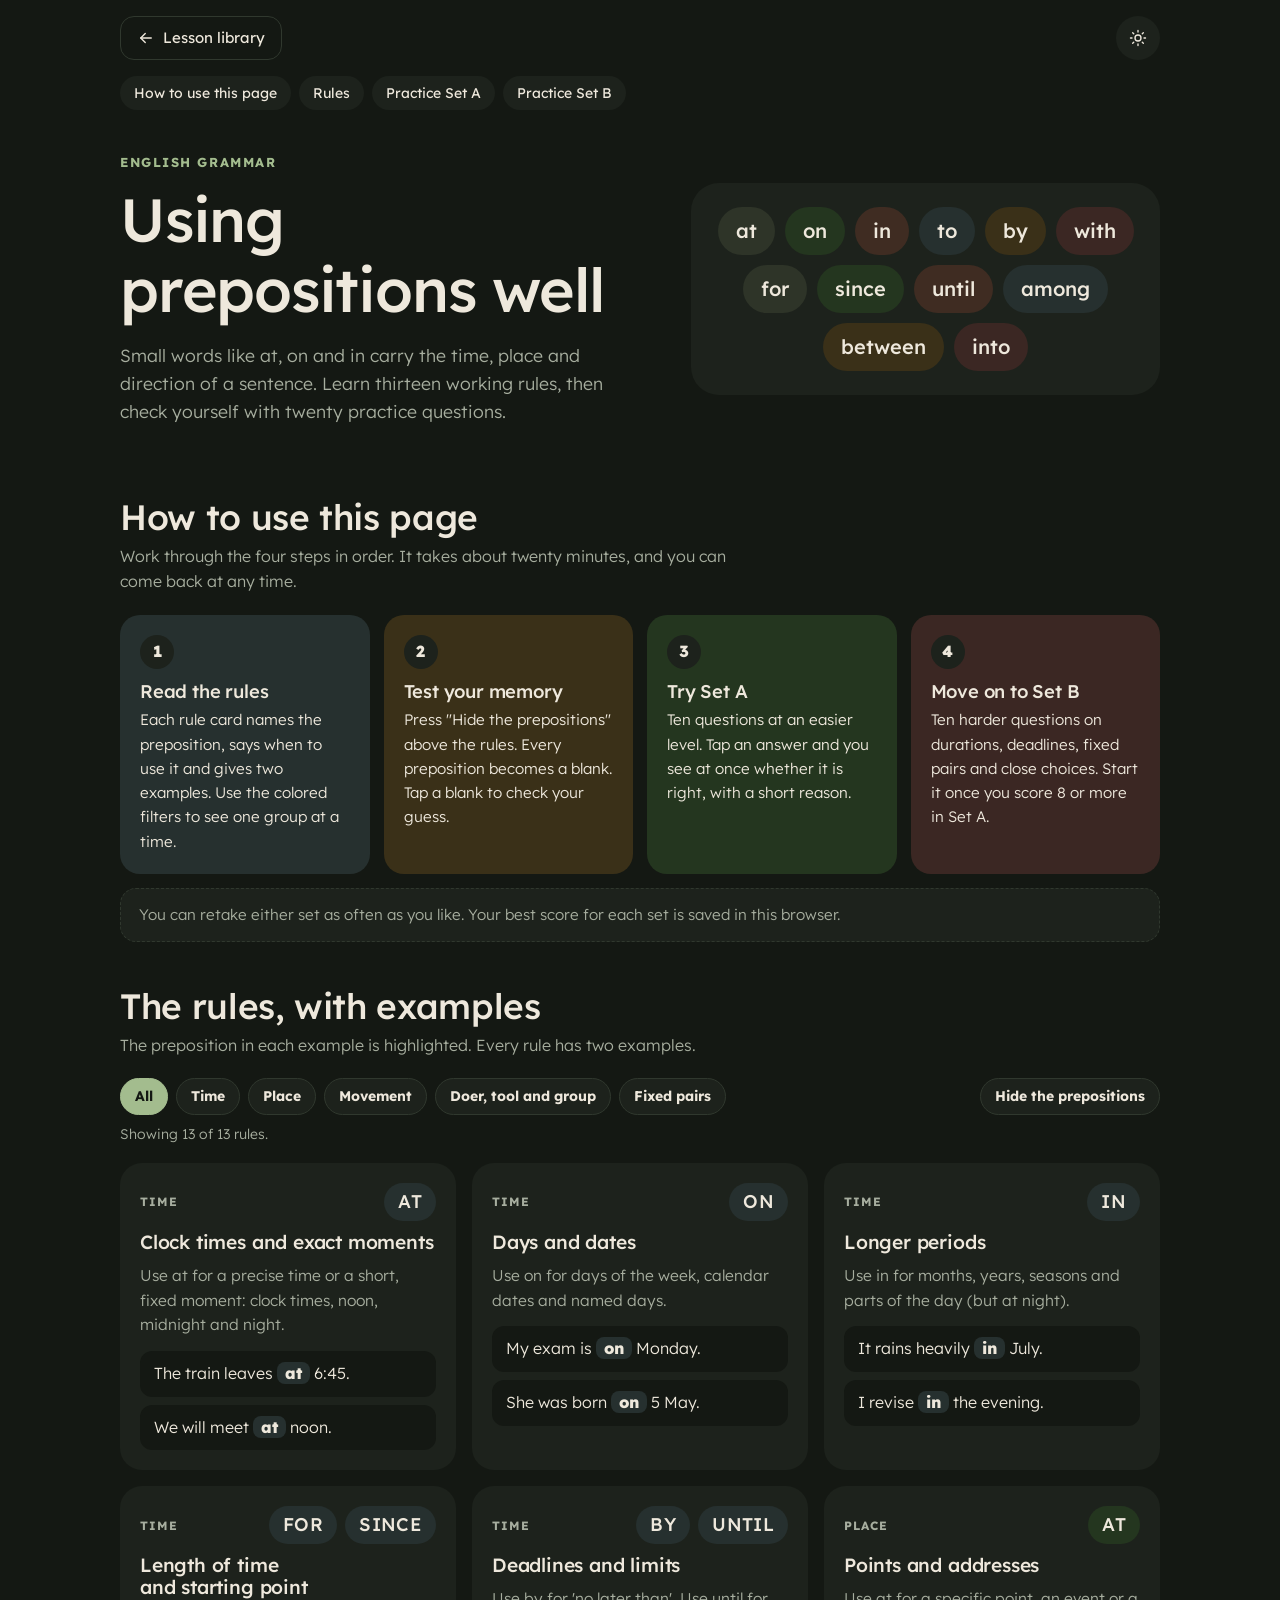
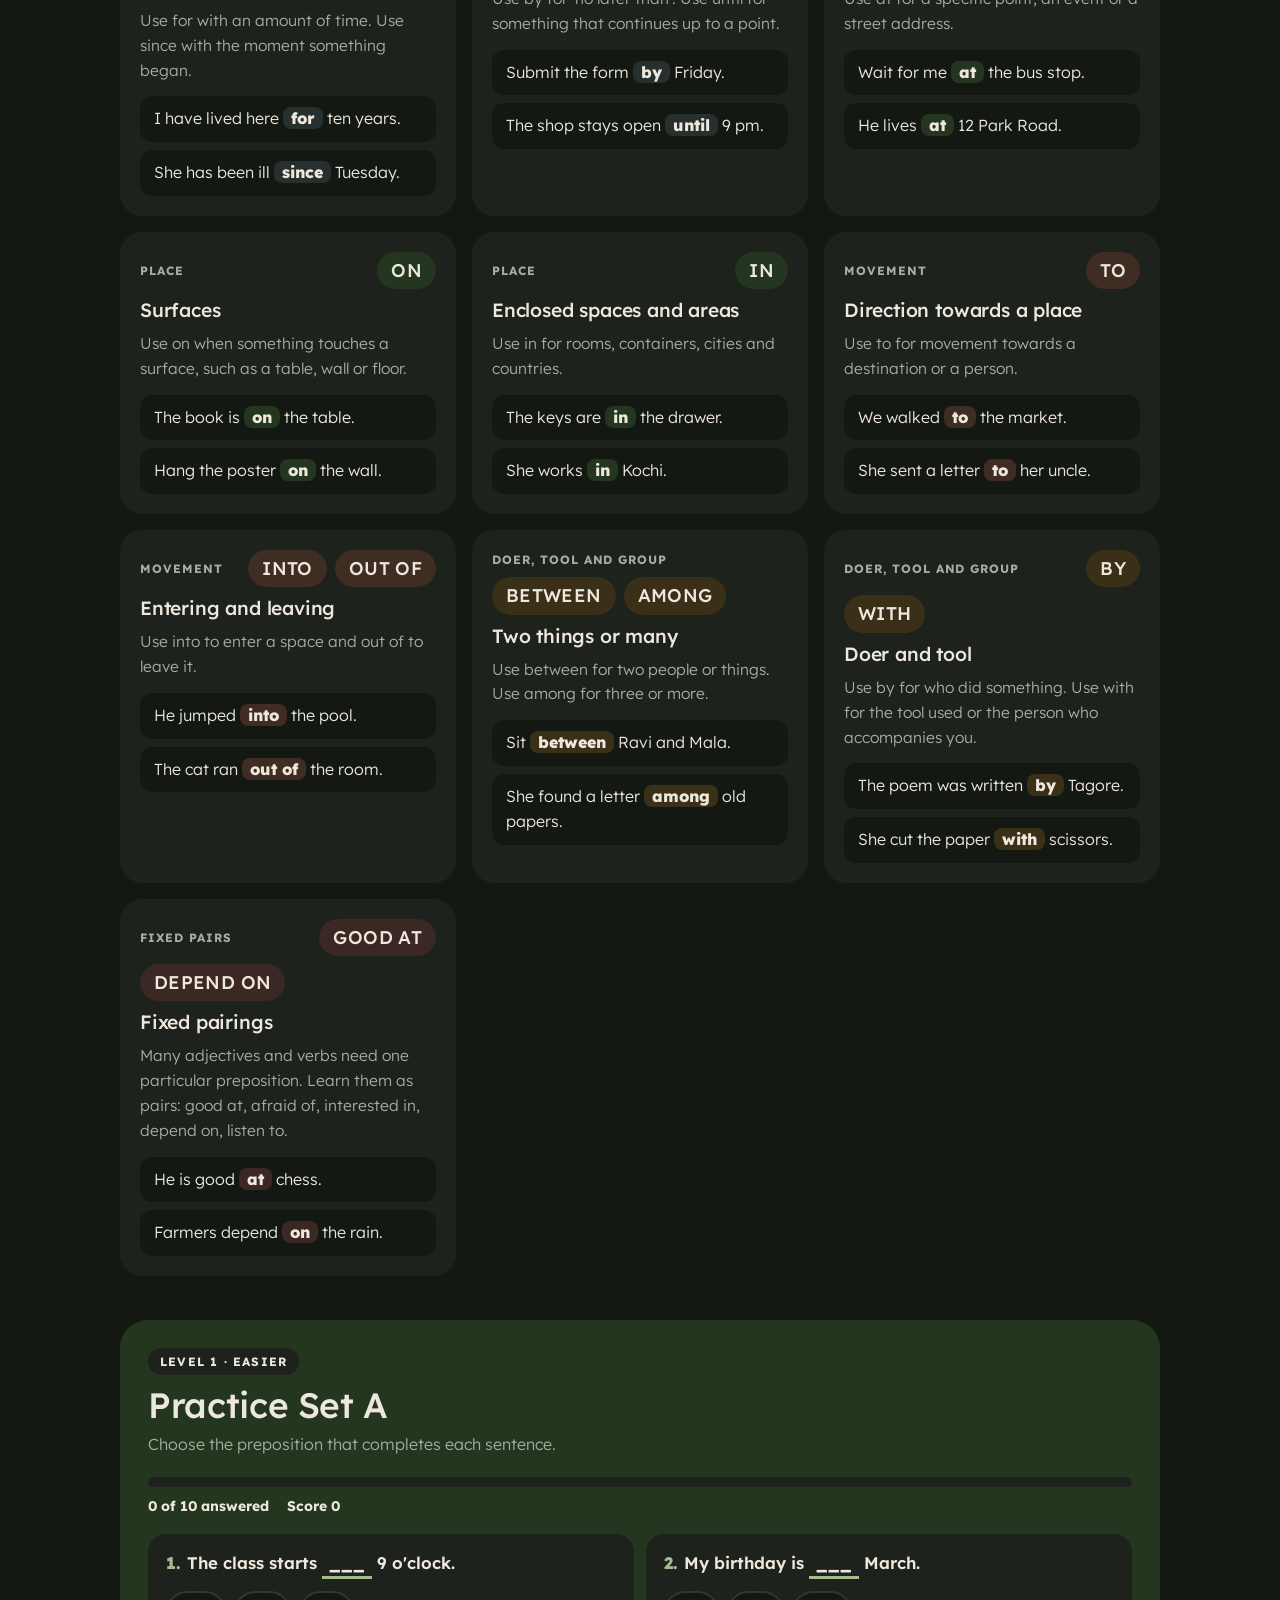
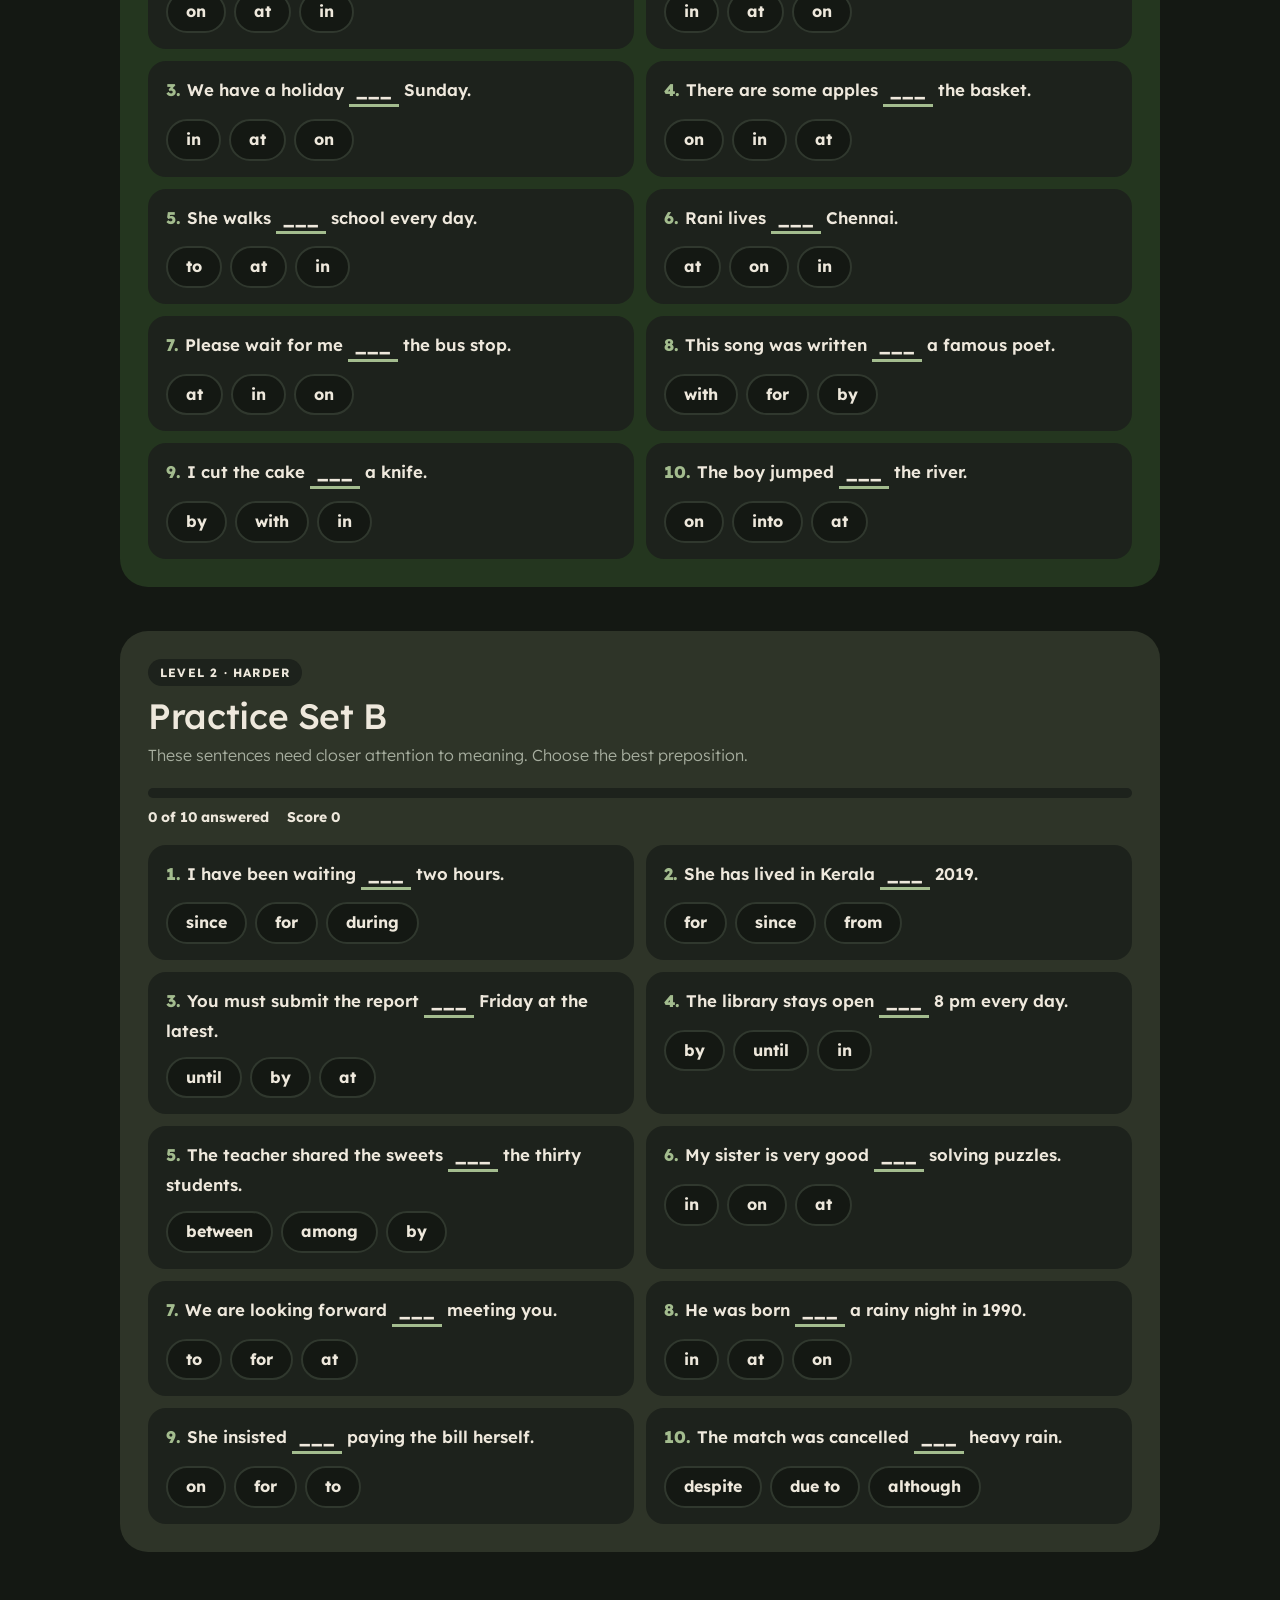
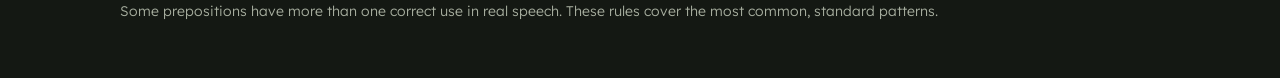
<file: lessons/english/module-1/prepositions.html>
<!DOCTYPE html>
<html lang="en" data-theme="dark"><head><meta charset="utf-8"><title>Prepositions · PSY:KOS lesson</title><script>try{document.documentElement.setAttribute('data-theme',localStorage.getItem('psykos-theme')||'dark')}catch(e){document.documentElement.setAttribute('data-theme','dark')}</script><link rel="preconnect" href="https://fonts.googleapis.com"><link rel="preconnect" href="https://fonts.gstatic.com" crossorigin><link rel="stylesheet" href="https://fonts.googleapis.com/css2?family=Lexend:wght@300;400;500;600&display=swap"><meta name="viewport" content="width=device-width,initial-scale=1,viewport-fit=cover"><style>:root{color-scheme:light;box-sizing:border-box;padding-top:env(safe-area-inset-top,0px);padding-bottom:env(safe-area-inset-bottom,0px)}html{scroll-padding-top:env(safe-area-inset-top,0px)}body{margin:0;padding:0;font:14px -apple-system,BlinkMacSystemFont,sans-serif;background:#fff;color:#000}img{max-width:100%}[hidden]:not([hidden=until-found i]){display:none!important}</style></head><body>



<style>
/* Layout: a left-aligned hero with a floating cluster of prepositions, a sticky pill nav, then
   four stacked sections (how to use, rules grid, two quiz panels). Pastel surfaces, one violet accent. */
:root, :root[data-theme="dark"] {
  --bg: #141813; --surface: #1D221C; --ink: #EEE8DC; --muted: #A7AE9F; --line: #30382E;
  --lav: #2E3428; --mint: #24361F; --peach: #3F2C22; --sky: #26302F; --butter: #3A3018; --rose: #3B2723;
  --accent: #A3BC8E; --on-accent: #141813;
  --ok: #24361F; --ok-ink: #CFE8BC; --bad: #3F241D; --bad-ink: #F4C1B1;
  --display: "Lexend", system-ui, sans-serif; --body: "Lexend", system-ui, sans-serif; color-scheme: dark; }
:root[data-theme="light"] {
  --bg: #F1ECE2; --surface: #FBF8F2; --ink: #1E281D; --muted: #5A6454; --line: #E3DBCB;
  --lav: #E5EBDD; --mint: #DDE8D3; --peach: #F4E0D2; --sky: #E1E8E4; --butter: #F3E6C6; --rose: #F2DCD5;
  --accent: #4E6A44; --on-accent: #FBF8F2;
  --ok: #DDE8D3; --ok-ink: #2F4729; --bad: #F4DDD5; --bad-ink: #8A3220;
  --display: "Lexend", system-ui, sans-serif; --body: "Lexend", system-ui, sans-serif; color-scheme: light; }



* { box-sizing: border-box; }
@media (prefers-reduced-motion: no-preference) { html { scroll-behavior: smooth; } }
body {
  margin: 0;
  background: var(--bg);
  color: var(--ink);
  font-family: var(--body);
  font-size: 16px;
  line-height: 1.6;
  padding-left: max(16px, env(safe-area-inset-left, 0px));
  padding-right: max(16px, env(safe-area-inset-right, 0px));
  padding-block: 0 56px;
}
body::before {
  content: ""; position: fixed; inset: 0 0 auto; height: env(safe-area-inset-top, 0px);
  z-index: 10; background: var(--bg);
}
.wrap { max-width: 1040px; margin: 0 auto; }
h1, h2, h3 { font-family: var(--display); line-height: 1.15; margin: 0; text-wrap: balance; }
p { margin: 0; }
:focus-visible { outline: 3px solid var(--accent); outline-offset: 2px; border-radius: 8px; }
button { font: inherit; color: inherit; cursor: pointer; }

/* nav */
.nav {
  position: sticky; top: env(safe-area-inset-top, 0px); z-index: 20;
  background: var(--bg); padding-block: 10px;
  display: flex; gap: 8px; overflow-x: auto;
}
.nav a {
  white-space: nowrap; text-decoration: none; color: var(--ink);
  background: var(--surface); border: 1px solid var(--line);
  padding: 6px 14px; border-radius: 999px; font-weight: 700; font-size: 14px;
}
.nav a:hover { background: var(--lav); }

/* hero */
.hero { display: grid; grid-template-columns: minmax(0, 1.15fr) minmax(0, 1fr); gap: 32px; align-items: center; padding-block: 32px 28px; }
.eyebrow { font-size: 13px; font-weight: 700; letter-spacing: .12em; text-transform: uppercase; color: var(--accent); margin-bottom: 12px; }
.hero h1 { font-size: clamp(2.2rem, 6vw, 3.8rem); font-weight: 800; letter-spacing: -.02em; }
.hero p.lead { margin-top: 16px; font-size: 1.1rem; color: var(--muted); max-width: 46ch; }
.cloud { display: flex; flex-wrap: wrap; gap: 10px; justify-content: center; padding: 24px 12px; background: var(--surface); border: 1px solid var(--line); border-radius: 28px; }
.cloud span { font-family: var(--display); font-weight: 500; font-size: 1.25rem; padding: 8px 18px; border-radius: 999px; color: var(--ink); }
.cloud span:nth-child(6n+1) { background: var(--lav); }
.cloud span:nth-child(6n+2) { background: var(--mint); }
.cloud span:nth-child(6n+3) { background: var(--peach); }
.cloud span:nth-child(6n+4) { background: var(--sky); }
.cloud span:nth-child(6n+5) { background: var(--butter); }
.cloud span:nth-child(6n+6) { background: var(--rose); }
@media (prefers-reduced-motion: no-preference) {
  .cloud span { animation: bob 5s ease-in-out infinite; }
  .cloud span:nth-child(2n) { animation-delay: -1.2s; }
  .cloud span:nth-child(3n) { animation-delay: -2.4s; }
  @keyframes bob { 50% { transform: translateY(-6px); } }
}

/* sections */
section { padding-top: 44px; scroll-margin-top: 56px; }
.sec-head { display: flex; flex-direction: column; gap: 6px; margin-bottom: 20px; }
.sec-head h2 { font-size: clamp(1.6rem, 4vw, 2.2rem); font-weight: 800; }
.sec-head p { color: var(--muted); max-width: 62ch; }

/* instructions */
.steps { display: grid; grid-template-columns: repeat(auto-fit, minmax(220px, 1fr)); gap: 14px; }
.step { border-radius: 20px; padding: 20px; min-width: 0; }
.step:nth-child(1) { background: var(--sky); }
.step:nth-child(2) { background: var(--butter); }
.step:nth-child(3) { background: var(--mint); }
.step:nth-child(4) { background: var(--rose); }
.step .n {
  display: inline-grid; place-items: center; width: 34px; height: 34px; border-radius: 50%;
  background: var(--surface); font-family: var(--display); font-weight: 800; margin-bottom: 12px;
}
.step h3 { font-size: 1.15rem; margin-bottom: 6px; }
.step p { font-size: .95rem; }
.tip { margin-top: 14px; padding: 14px 18px; border-radius: 16px; background: var(--surface); border: 1px dashed var(--line); color: var(--muted); font-size: .95rem; }

/* rules */
.controls { display: flex; flex-wrap: wrap; gap: 8px; align-items: center; margin-bottom: 18px; }
.chip {
  background: var(--surface); border: 1px solid var(--line); border-radius: 999px;
  padding: 6px 14px; font-weight: 700; font-size: 14px;
}
.chip:hover { background: var(--lav); }
.chip[aria-pressed="true"] { background: var(--accent); color: var(--on-accent); border-color: var(--accent); }
.controls .spacer { flex: 1 1 20px; }
.count { color: var(--muted); font-size: 14px; width: 100%; }
.grid { display: grid; grid-template-columns: repeat(auto-fill, minmax(min(100%, 300px), 1fr)); gap: 16px; }
.rule { background: var(--surface); border: 1px solid var(--line); border-radius: 22px; padding: 20px; display: flex; flex-direction: column; gap: 10px; min-width: 0; }
.rule-top { display: flex; flex-wrap: wrap; align-items: center; gap: 8px; }
.tag { font-size: 12px; font-weight: 700; letter-spacing: .08em; text-transform: uppercase; color: var(--muted); margin-right: auto; }
.big { font-family: var(--display); font-weight: 800; font-size: 1.15rem; padding: 4px 14px; border-radius: 999px; background: var(--c); text-transform: uppercase; letter-spacing: .02em; }
.rule h3 { font-size: 1.2rem; }
.rule p { color: var(--muted); font-size: .97rem; }
.rule ul { list-style: none; margin: 4px 0 0; padding: 0; display: flex; flex-direction: column; gap: 8px; }
.rule li { background: var(--bg); border-radius: 12px; padding: 10px 14px; overflow-wrap: anywhere; }
.prep { background: var(--c); font-weight: 800; padding: 1px 8px; border-radius: 8px; }
.covered .prep:not(.shown) { color: transparent; background: transparent; border-bottom: 3px dashed var(--accent); border-radius: 0; cursor: pointer; user-select: none; }
.covered .prep.shown { cursor: pointer; }

/* quiz */
.panel { border-radius: 28px; padding: clamp(16px, 3vw, 28px); }
#set-a .panel { background: var(--mint); }
#set-b .panel { background: var(--lav); }
.level { display: inline-block; font-size: 12px; font-weight: 700; letter-spacing: .1em; text-transform: uppercase; background: var(--surface); padding: 4px 12px; border-radius: 999px; margin-bottom: 10px; }
.qhead { display: flex; flex-direction: column; gap: 8px; margin-bottom: 16px; }
.meter { height: 10px; border-radius: 999px; background: var(--surface); overflow: hidden; }
.meter span { display: block; height: 100%; width: 0; background: var(--accent); border-radius: 999px; transition: width .3s; }
.stats { display: flex; flex-wrap: wrap; gap: 6px 18px; font-size: 14px; font-weight: 700; font-variant-numeric: tabular-nums; }
.qs { display: grid; grid-template-columns: repeat(auto-fit, minmax(min(100%, 420px), 1fr)); gap: 12px; }
.q { background: var(--surface); border-radius: 18px; padding: 16px 18px; display: flex; flex-direction: column; gap: 12px; min-width: 0; }
.q-text { font-size: 1.05rem; font-weight: 600; }
.q-text .num { font-family: var(--display); font-weight: 800; color: var(--accent); margin-right: 6px; }
.blank { display: inline-block; min-width: 4.2ch; text-align: center; border-bottom: 3px solid var(--accent); padding: 0 6px; font-weight: 800; }
.blank.ok { background: var(--ok); color: var(--ok-ink); border-radius: 6px; border-bottom-color: transparent; }
.blank.bad { background: var(--bad); color: var(--bad-ink); border-radius: 6px; border-bottom-color: transparent; text-decoration: line-through; }
.opts { display: flex; flex-wrap: wrap; gap: 8px; }
.opt { background: var(--bg); border: 2px solid var(--line); border-radius: 999px; padding: 6px 18px; font-weight: 700; }
.opt:hover:not(:disabled) { background: var(--lav); border-color: var(--accent); }
.opt:disabled { cursor: default; }
.opt.ok { background: var(--ok); border-color: transparent; color: var(--ok-ink); }
.opt.ok::before { content: "\2713\00a0"; }
.opt.bad { background: var(--bad); border-color: transparent; color: var(--bad-ink); }
.opt.bad::before { content: "\2715\00a0"; }
.why { font-size: .93rem; color: var(--muted); padding: 10px 14px; border-radius: 12px; background: var(--bg); }
.result { margin-top: 16px; background: var(--surface); border-radius: 18px; padding: 18px; display: flex; flex-wrap: wrap; gap: 12px 20px; align-items: center; justify-content: space-between; }
.result strong { font-family: var(--display); font-size: 1.3rem; display: block; }
.btn { background: var(--accent); color: var(--on-accent); border: 0; border-radius: 999px; padding: 10px 22px; font-weight: 700; }
.btn:hover { filter: brightness(1.08); }
.foot { margin-top: 48px; color: var(--muted); font-size: 14px; }


/* ---- PSY:KOS lesson bar and look ---- */
.psy-bar { display: flex; align-items: center; justify-content: space-between; gap: 12px; padding: 16px 0 6px; }
.psy-back { display: inline-flex; align-items: center; gap: 8px; height: 44px; padding: 0 16px; border-radius: 14px; border: 1px solid var(--line); color: var(--ink); text-decoration: none; font-size: 15px; font-weight: 400; }
.psy-back svg, .psy-theme svg { width: 18px; height: 18px; }
.psy-theme { width: 44px; height: 44px; border-radius: 999px; border: 0; background: var(--surface); color: var(--ink); display: inline-flex; align-items: center; justify-content: center; }
.psy-sun { display: block; } .psy-moon { display: none; }
:root[data-theme="light"] .psy-sun { display: none; } :root[data-theme="light"] .psy-moon { display: block; }
body { font-weight: 300; }
h1, h2, h3, h4 { font-weight: 500 !important; letter-spacing: -0.01em; }
b, strong { font-weight: 500; }

.nav a { border: 0; font-weight: 400; }
.rule, .cloud { border: 0; }
.step h3, .rule h3 { font-weight: 500; }
.hero h1 { font-weight: 500; }
.big { font-weight: 500; }

@media (max-width: 760px) {
  .hero { grid-template-columns: 1fr; gap: 22px; }
}
</style>

<div class="wrap">
  <div class="psy-bar"><a class="psy-back" href="../../../lessons.html#English/1"><svg aria-hidden="true" viewBox="0 0 24 24" fill="none" stroke="currentColor" stroke-width="1.8" stroke-linecap="round" stroke-linejoin="round"><path d="M19 12H5"/><path d="M11 18l-6-6 6-6"/></svg>Lesson library</a><button class="psy-theme" type="button" id="psy-theme" aria-label="Switch theme"><svg class="psy-sun" aria-hidden="true" viewBox="0 0 24 24" fill="none" stroke="currentColor" stroke-width="1.8" stroke-linecap="round"><circle cx="12" cy="12" r="4"/><path d="M12 2v2M12 20v2M4.9 4.9l1.4 1.4M17.7 17.7l1.4 1.4M2 12h2M20 12h2M4.9 19.1l1.4-1.4M17.7 6.3l1.4-1.4"/></svg><svg class="psy-moon" aria-hidden="true" viewBox="0 0 24 24" fill="none" stroke="currentColor" stroke-width="1.8" stroke-linecap="round" stroke-linejoin="round"><path d="M20 14.5A8 8 0 0 1 9.5 4a8 8 0 1 0 10.5 10.5z"/></svg></button></div>
  <nav class="nav" aria-label="Page sections">
    <a href="#how">How to use this page</a>
    <a href="#rules">Rules</a>
    <a href="#set-a">Practice Set A</a>
    <a href="#set-b">Practice Set B</a>
  </nav>

  <header class="hero">
    <div>
      <p class="eyebrow">English grammar</p>
      <h1>Using prepositions well</h1>
      <p class="lead">Small words like at, on and in carry the time, place and direction of a sentence. Learn thirteen working rules, then check yourself with twenty practice questions.</p>
    </div>
    <div class="cloud" aria-hidden="true">
      <span>at</span><span>on</span><span>in</span><span>to</span><span>by</span><span>with</span>
      <span>for</span><span>since</span><span>until</span><span>among</span><span>between</span><span>into</span>
    </div>
  </header>

  <section id="how">
    <div class="sec-head">
      <h2>How to use this page</h2>
      <p>Work through the four steps in order. It takes about twenty minutes, and you can come back at any time.</p>
    </div>
    <div class="steps">
      <div class="step"><span class="n">1</span><h3>Read the rules</h3><p>Each rule card names the preposition, says when to use it and gives two examples. Use the colored filters to see one group at a time.</p></div>
      <div class="step"><span class="n">2</span><h3>Test your memory</h3><p>Press "Hide the prepositions" above the rules. Every preposition becomes a blank. Tap a blank to check your guess.</p></div>
      <div class="step"><span class="n">3</span><h3>Try Set A</h3><p>Ten questions at an easier level. Tap an answer and you see at once whether it is right, with a short reason.</p></div>
      <div class="step"><span class="n">4</span><h3>Move on to Set B</h3><p>Ten harder questions on durations, deadlines, fixed pairs and close choices. Start it once you score 8 or more in Set A.</p></div>
    </div>
    <p class="tip">You can retake either set as often as you like. Your best score for each set is saved in this browser.</p>
  </section>

  <section id="rules">
    <div class="sec-head">
      <h2>The rules, with examples</h2>
      <p>The preposition in each example is highlighted. Every rule has two examples.</p>
    </div>
    <div class="controls" id="filters">
      <button class="chip" type="button" data-cat="all" aria-pressed="true">All</button>
      <button class="chip" type="button" data-cat="time" aria-pressed="false">Time</button>
      <button class="chip" type="button" data-cat="place" aria-pressed="false">Place</button>
      <button class="chip" type="button" data-cat="move" aria-pressed="false">Movement</button>
      <button class="chip" type="button" data-cat="other" aria-pressed="false">Doer, tool and group</button>
      <button class="chip" type="button" data-cat="fixed" aria-pressed="false">Fixed pairs</button>
      <span class="spacer"></span>
      <button class="chip" type="button" id="cover-toggle" aria-pressed="false">Hide the prepositions</button>
      <p class="count" id="count" aria-live="polite">Showing 13 of 13 rules.</p>
    </div>
    <div class="grid" id="rules-grid"><article class="rule" style="--c:var(--sky)"><div class="rule-top"><span class="tag">Time</span><span class="big">at</span></div><h3>Clock times and exact moments</h3><p>Use at for a precise time or a short, fixed moment: clock times, noon, midnight and night.</p><ul><li>The train leaves <span class="prep">at</span> 6:45.</li><li>We will meet <span class="prep">at</span> noon.</li></ul></article><article class="rule" style="--c:var(--sky)"><div class="rule-top"><span class="tag">Time</span><span class="big">on</span></div><h3>Days and dates</h3><p>Use on for days of the week, calendar dates and named days.</p><ul><li>My exam is <span class="prep">on</span> Monday.</li><li>She was born <span class="prep">on</span> 5 May.</li></ul></article><article class="rule" style="--c:var(--sky)"><div class="rule-top"><span class="tag">Time</span><span class="big">in</span></div><h3>Longer periods</h3><p>Use in for months, years, seasons and parts of the day (but at night).</p><ul><li>It rains heavily <span class="prep">in</span> July.</li><li>I revise <span class="prep">in</span> the evening.</li></ul></article><article class="rule" style="--c:var(--sky)"><div class="rule-top"><span class="tag">Time</span><span class="big">for</span><span class="big">since</span></div><h3>Length of time and starting point</h3><p>Use for with an amount of time. Use since with the moment something began.</p><ul><li>I have lived here <span class="prep">for</span> ten years.</li><li>She has been ill <span class="prep">since</span> Tuesday.</li></ul></article><article class="rule" style="--c:var(--sky)"><div class="rule-top"><span class="tag">Time</span><span class="big">by</span><span class="big">until</span></div><h3>Deadlines and limits</h3><p>Use by for 'no later than'. Use until for something that continues up to a point.</p><ul><li>Submit the form <span class="prep">by</span> Friday.</li><li>The shop stays open <span class="prep">until</span> 9 pm.</li></ul></article><article class="rule" style="--c:var(--mint)"><div class="rule-top"><span class="tag">Place</span><span class="big">at</span></div><h3>Points and addresses</h3><p>Use at for a specific point, an event or a street address.</p><ul><li>Wait for me <span class="prep">at</span> the bus stop.</li><li>He lives <span class="prep">at</span> 12 Park Road.</li></ul></article><article class="rule" style="--c:var(--mint)"><div class="rule-top"><span class="tag">Place</span><span class="big">on</span></div><h3>Surfaces</h3><p>Use on when something touches a surface, such as a table, wall or floor.</p><ul><li>The book is <span class="prep">on</span> the table.</li><li>Hang the poster <span class="prep">on</span> the wall.</li></ul></article><article class="rule" style="--c:var(--mint)"><div class="rule-top"><span class="tag">Place</span><span class="big">in</span></div><h3>Enclosed spaces and areas</h3><p>Use in for rooms, containers, cities and countries.</p><ul><li>The keys are <span class="prep">in</span> the drawer.</li><li>She works <span class="prep">in</span> Kochi.</li></ul></article><article class="rule" style="--c:var(--peach)"><div class="rule-top"><span class="tag">Movement</span><span class="big">to</span></div><h3>Direction towards a place</h3><p>Use to for movement towards a destination or a person.</p><ul><li>We walked <span class="prep">to</span> the market.</li><li>She sent a letter <span class="prep">to</span> her uncle.</li></ul></article><article class="rule" style="--c:var(--peach)"><div class="rule-top"><span class="tag">Movement</span><span class="big">into</span><span class="big">out of</span></div><h3>Entering and leaving</h3><p>Use into to enter a space and out of to leave it.</p><ul><li>He jumped <span class="prep">into</span> the pool.</li><li>The cat ran <span class="prep">out of</span> the room.</li></ul></article><article class="rule" style="--c:var(--butter)"><div class="rule-top"><span class="tag">Doer, tool and group</span><span class="big">between</span><span class="big">among</span></div><h3>Two things or many</h3><p>Use between for two people or things. Use among for three or more.</p><ul><li>Sit <span class="prep">between</span> Ravi and Mala.</li><li>She found a letter <span class="prep">among</span> old papers.</li></ul></article><article class="rule" style="--c:var(--butter)"><div class="rule-top"><span class="tag">Doer, tool and group</span><span class="big">by</span><span class="big">with</span></div><h3>Doer and tool</h3><p>Use by for who did something. Use with for the tool used or the person who accompanies you.</p><ul><li>The poem was written <span class="prep">by</span> Tagore.</li><li>She cut the paper <span class="prep">with</span> scissors.</li></ul></article><article class="rule" style="--c:var(--rose)"><div class="rule-top"><span class="tag">Fixed pairs</span><span class="big">good at</span><span class="big">depend on</span></div><h3>Fixed pairings</h3><p>Many adjectives and verbs need one particular preposition. Learn them as pairs: good at, afraid of, interested in, depend on, listen to.</p><ul><li>He is good <span class="prep">at</span> chess.</li><li>Farmers depend <span class="prep">on</span> the rain.</li></ul></article></div>
  </section>

  <section id="set-a">
    <div class="panel">
      <span class="level">Level 1 · Easier</span>
      <div class="sec-head">
        <h2>Practice Set A</h2>
        <p>Choose the preposition that completes each sentence.</p>
      </div>
      <div id="quiz-a"><div class="qhead"><div class="meter" role="progressbar" aria-valuemin="0" aria-valuemax="10" aria-valuenow="0"><span></span></div><div class="stats" aria-live="polite"><span class="done">0 of 10 answered</span><span class="score">Score 0</span><span class="best"></span></div></div><div class="qs"><div class="q" data-i="0"><p class="q-text"><span class="num">1.</span>The class starts <span class="blank">___</span> 9 o'clock.</p><div class="opts"><button type="button" class="opt" data-j="0">on</button><button type="button" class="opt" data-j="1">at</button><button type="button" class="opt" data-j="2">in</button></div></div><div class="q" data-i="1"><p class="q-text"><span class="num">2.</span>My birthday is <span class="blank">___</span> March.</p><div class="opts"><button type="button" class="opt" data-j="0">in</button><button type="button" class="opt" data-j="1">at</button><button type="button" class="opt" data-j="2">on</button></div></div><div class="q" data-i="2"><p class="q-text"><span class="num">3.</span>We have a holiday <span class="blank">___</span> Sunday.</p><div class="opts"><button type="button" class="opt" data-j="0">in</button><button type="button" class="opt" data-j="1">at</button><button type="button" class="opt" data-j="2">on</button></div></div><div class="q" data-i="3"><p class="q-text"><span class="num">4.</span>There are some apples <span class="blank">___</span> the basket.</p><div class="opts"><button type="button" class="opt" data-j="0">on</button><button type="button" class="opt" data-j="1">in</button><button type="button" class="opt" data-j="2">at</button></div></div><div class="q" data-i="4"><p class="q-text"><span class="num">5.</span>She walks <span class="blank">___</span> school every day.</p><div class="opts"><button type="button" class="opt" data-j="0">to</button><button type="button" class="opt" data-j="1">at</button><button type="button" class="opt" data-j="2">in</button></div></div><div class="q" data-i="5"><p class="q-text"><span class="num">6.</span>Rani lives <span class="blank">___</span> Chennai.</p><div class="opts"><button type="button" class="opt" data-j="0">at</button><button type="button" class="opt" data-j="1">on</button><button type="button" class="opt" data-j="2">in</button></div></div><div class="q" data-i="6"><p class="q-text"><span class="num">7.</span>Please wait for me <span class="blank">___</span> the bus stop.</p><div class="opts"><button type="button" class="opt" data-j="0">at</button><button type="button" class="opt" data-j="1">in</button><button type="button" class="opt" data-j="2">on</button></div></div><div class="q" data-i="7"><p class="q-text"><span class="num">8.</span>This song was written <span class="blank">___</span> a famous poet.</p><div class="opts"><button type="button" class="opt" data-j="0">with</button><button type="button" class="opt" data-j="1">for</button><button type="button" class="opt" data-j="2">by</button></div></div><div class="q" data-i="8"><p class="q-text"><span class="num">9.</span>I cut the cake <span class="blank">___</span> a knife.</p><div class="opts"><button type="button" class="opt" data-j="0">by</button><button type="button" class="opt" data-j="1">with</button><button type="button" class="opt" data-j="2">in</button></div></div><div class="q" data-i="9"><p class="q-text"><span class="num">10.</span>The boy jumped <span class="blank">___</span> the river.</p><div class="opts"><button type="button" class="opt" data-j="0">on</button><button type="button" class="opt" data-j="1">into</button><button type="button" class="opt" data-j="2">at</button></div></div></div><div class="result" hidden=""><div><strong></strong><span></span></div><button type="button" class="btn">Try this set again</button></div></div>
    </div>
  </section>

  <section id="set-b">
    <div class="panel">
      <span class="level">Level 2 · Harder</span>
      <div class="sec-head">
        <h2>Practice Set B</h2>
        <p>These sentences need closer attention to meaning. Choose the best preposition.</p>
      </div>
      <div id="quiz-b"><div class="qhead"><div class="meter" role="progressbar" aria-valuemin="0" aria-valuemax="10" aria-valuenow="0"><span></span></div><div class="stats" aria-live="polite"><span class="done">0 of 10 answered</span><span class="score">Score 0</span><span class="best"></span></div></div><div class="qs"><div class="q" data-i="0"><p class="q-text"><span class="num">1.</span>I have been waiting <span class="blank">___</span> two hours.</p><div class="opts"><button type="button" class="opt" data-j="0">since</button><button type="button" class="opt" data-j="1">for</button><button type="button" class="opt" data-j="2">during</button></div></div><div class="q" data-i="1"><p class="q-text"><span class="num">2.</span>She has lived in Kerala <span class="blank">___</span> 2019.</p><div class="opts"><button type="button" class="opt" data-j="0">for</button><button type="button" class="opt" data-j="1">since</button><button type="button" class="opt" data-j="2">from</button></div></div><div class="q" data-i="2"><p class="q-text"><span class="num">3.</span>You must submit the report <span class="blank">___</span> Friday at the latest.</p><div class="opts"><button type="button" class="opt" data-j="0">until</button><button type="button" class="opt" data-j="1">by</button><button type="button" class="opt" data-j="2">at</button></div></div><div class="q" data-i="3"><p class="q-text"><span class="num">4.</span>The library stays open <span class="blank">___</span> 8 pm every day.</p><div class="opts"><button type="button" class="opt" data-j="0">by</button><button type="button" class="opt" data-j="1">until</button><button type="button" class="opt" data-j="2">in</button></div></div><div class="q" data-i="4"><p class="q-text"><span class="num">5.</span>The teacher shared the sweets <span class="blank">___</span> the thirty students.</p><div class="opts"><button type="button" class="opt" data-j="0">between</button><button type="button" class="opt" data-j="1">among</button><button type="button" class="opt" data-j="2">by</button></div></div><div class="q" data-i="5"><p class="q-text"><span class="num">6.</span>My sister is very good <span class="blank">___</span> solving puzzles.</p><div class="opts"><button type="button" class="opt" data-j="0">in</button><button type="button" class="opt" data-j="1">on</button><button type="button" class="opt" data-j="2">at</button></div></div><div class="q" data-i="6"><p class="q-text"><span class="num">7.</span>We are looking forward <span class="blank">___</span> meeting you.</p><div class="opts"><button type="button" class="opt" data-j="0">to</button><button type="button" class="opt" data-j="1">for</button><button type="button" class="opt" data-j="2">at</button></div></div><div class="q" data-i="7"><p class="q-text"><span class="num">8.</span>He was born <span class="blank">___</span> a rainy night in 1990.</p><div class="opts"><button type="button" class="opt" data-j="0">in</button><button type="button" class="opt" data-j="1">at</button><button type="button" class="opt" data-j="2">on</button></div></div><div class="q" data-i="8"><p class="q-text"><span class="num">9.</span>She insisted <span class="blank">___</span> paying the bill herself.</p><div class="opts"><button type="button" class="opt" data-j="0">on</button><button type="button" class="opt" data-j="1">for</button><button type="button" class="opt" data-j="2">to</button></div></div><div class="q" data-i="9"><p class="q-text"><span class="num">10.</span>The match was cancelled <span class="blank">___</span> heavy rain.</p><div class="opts"><button type="button" class="opt" data-j="0">despite</button><button type="button" class="opt" data-j="1">due to</button><button type="button" class="opt" data-j="2">although</button></div></div></div><div class="result" hidden=""><div><strong></strong><span></span></div><button type="button" class="btn">Try this set again</button></div></div>
    </div>
  </section>

  <p class="foot">Some prepositions have more than one correct use in real speech. These rules cover the most common, standard patterns.</p>
</div>

<script>
(function () {
  var CATS = {
    time:  { label: "Time",     v: "--sky" },
    place: { label: "Place",    v: "--mint" },
    move:  { label: "Movement", v: "--peach" },
    other: { label: "Doer, tool and group", v: "--butter" },
    fixed: { label: "Fixed pairs", v: "--rose" }
  };

  var RULES = [
    { cat: "time", preps: ["at"], title: "Clock times and exact moments",
      rule: "Use at for a precise time or a short, fixed moment: clock times, noon, midnight and night.",
      ex: ["The train leaves [at] 6:45.", "We will meet [at] noon."] },
    { cat: "time", preps: ["on"], title: "Days and dates",
      rule: "Use on for days of the week, calendar dates and named days.",
      ex: ["My exam is [on] Monday.", "She was born [on] 5 May."] },
    { cat: "time", preps: ["in"], title: "Longer periods",
      rule: "Use in for months, years, seasons and parts of the day (but at night).",
      ex: ["It rains heavily [in] July.", "I revise [in] the evening."] },
    { cat: "time", preps: ["for", "since"], title: "Length of time and starting point",
      rule: "Use for with an amount of time. Use since with the moment something began.",
      ex: ["I have lived here [for] ten years.", "She has been ill [since] Tuesday."] },
    { cat: "time", preps: ["by", "until"], title: "Deadlines and limits",
      rule: "Use by for 'no later than'. Use until for something that continues up to a point.",
      ex: ["Submit the form [by] Friday.", "The shop stays open [until] 9 pm."] },
    { cat: "place", preps: ["at"], title: "Points and addresses",
      rule: "Use at for a specific point, an event or a street address.",
      ex: ["Wait for me [at] the bus stop.", "He lives [at] 12 Park Road."] },
    { cat: "place", preps: ["on"], title: "Surfaces",
      rule: "Use on when something touches a surface, such as a table, wall or floor.",
      ex: ["The book is [on] the table.", "Hang the poster [on] the wall."] },
    { cat: "place", preps: ["in"], title: "Enclosed spaces and areas",
      rule: "Use in for rooms, containers, cities and countries.",
      ex: ["The keys are [in] the drawer.", "She works [in] Kochi."] },
    { cat: "move", preps: ["to"], title: "Direction towards a place",
      rule: "Use to for movement towards a destination or a person.",
      ex: ["We walked [to] the market.", "She sent a letter [to] her uncle."] },
    { cat: "move", preps: ["into", "out of"], title: "Entering and leaving",
      rule: "Use into to enter a space and out of to leave it.",
      ex: ["He jumped [into] the pool.", "The cat ran [out of] the room."] },
    { cat: "other", preps: ["between", "among"], title: "Two things or many",
      rule: "Use between for two people or things. Use among for three or more.",
      ex: ["Sit [between] Ravi and Mala.", "She found a letter [among] old papers."] },
    { cat: "other", preps: ["by", "with"], title: "Doer and tool",
      rule: "Use by for who did something. Use with for the tool used or the person who accompanies you.",
      ex: ["The poem was written [by] Tagore.", "She cut the paper [with] scissors."] },
    { cat: "fixed", preps: ["good at", "depend on"], title: "Fixed pairings",
      rule: "Many adjectives and verbs need one particular preposition. Learn them as pairs: good at, afraid of, interested in, depend on, listen to.",
      ex: ["He is good [at] chess.", "Farmers depend [on] the rain."] }
  ];

  var state = { filter: "all", covered: false };
  var grid = document.getElementById("rules-grid");
  var countEl = document.getElementById("count");

  function fmt(sentence, c) {
    return sentence.replace(/\[(.+?)\]/g, function (m, p) {
      return '<span class="prep"' + (state.covered ? ' role="button" tabindex="0" aria-label="Reveal the preposition"' : '') + '>' + p + '</span>';
    });
  }

  function renderRules() {
    var list = RULES.filter(function (r) { return state.filter === "all" || r.cat === state.filter; });
    grid.className = "grid" + (state.covered ? " covered" : "");
    grid.innerHTML = list.map(function (r) {
      var cat = CATS[r.cat];
      return '<article class="rule" style="--c:var(' + cat.v + ')">' +
        '<div class="rule-top"><span class="tag">' + cat.label + '</span>' +
        r.preps.map(function (p) { return '<span class="big">' + p + '</span>'; }).join("") + '</div>' +
        '<h3>' + r.title + '</h3><p>' + r.rule + '</p>' +
        '<ul>' + r.ex.map(function (e) { return '<li>' + fmt(e) + '</li>'; }).join("") + '</ul></article>';
    }).join("");
    countEl.textContent = "Showing " + list.length + " of " + RULES.length + " rules" +
      (state.covered ? ". Tap a blank to reveal its preposition." : ".");
  }

  document.getElementById("filters").addEventListener("click", function (e) {
    var b = e.target.closest("button");
    if (!b) return;
    if (b.id === "cover-toggle") {
      state.covered = !state.covered;
      b.setAttribute("aria-pressed", String(state.covered));
      b.textContent = state.covered ? "Show the prepositions" : "Hide the prepositions";
      renderRules();
      return;
    }
    if (b.dataset.cat) {
      state.filter = b.dataset.cat;
      document.querySelectorAll("#filters .chip[data-cat]").forEach(function (c) {
        c.setAttribute("aria-pressed", String(c === b));
      });
      renderRules();
    }
  });

  function toggleReveal(el) {
    if (state.covered && el.classList.contains("prep")) el.classList.toggle("shown");
  }
  grid.addEventListener("click", function (e) { toggleReveal(e.target); });
  grid.addEventListener("keydown", function (e) {
    if (e.key === "Enter" || e.key === " ") { e.preventDefault(); toggleReveal(e.target); }
  });

  /* ---------- practice sets ---------- */
  var SETS = {
    a: { el: "quiz-a", key: "prep-best-a", qs: [
      { q: "The class starts ___ 9 o'clock.", o: ["on", "at", "in"], a: 1, why: "Use at for clock times." },
      { q: "My birthday is ___ March.", o: ["in", "at", "on"], a: 0, why: "Months take in." },
      { q: "We have a holiday ___ Sunday.", o: ["in", "at", "on"], a: 2, why: "Days of the week take on." },
      { q: "There are some apples ___ the basket.", o: ["on", "in", "at"], a: 1, why: "A basket is a container, so use in." },
      { q: "She walks ___ school every day.", o: ["to", "at", "in"], a: 0, why: "Use to for movement towards a place." },
      { q: "Rani lives ___ Chennai.", o: ["at", "on", "in"], a: 2, why: "Cities take in." },
      { q: "Please wait for me ___ the bus stop.", o: ["at", "in", "on"], a: 0, why: "A bus stop is a specific point, so use at." },
      { q: "This song was written ___ a famous poet.", o: ["with", "for", "by"], a: 2, why: "Use by to name the person who did the action." },
      { q: "I cut the cake ___ a knife.", o: ["by", "with", "in"], a: 1, why: "Use with for the tool you use." },
      { q: "The boy jumped ___ the river.", o: ["on", "into", "at"], a: 1, why: "Use into for movement that enters a space." }
    ] },
    b: { el: "quiz-b", key: "prep-best-b", qs: [
      { q: "I have been waiting ___ two hours.", o: ["since", "for", "during"], a: 1, why: "Use for with a length of time. Since needs a starting point, such as since 4 pm." },
      { q: "She has lived in Kerala ___ 2019.", o: ["for", "since", "from"], a: 1, why: "The year 2019 is a starting point, so use since." },
      { q: "You must submit the report ___ Friday at the latest.", o: ["until", "by", "at"], a: 1, why: "By marks a deadline. Until describes something that continues up to a time." },
      { q: "The library stays open ___ 8 pm every day.", o: ["by", "until", "in"], a: 1, why: "Staying open continues up to 8 pm, so use until." },
      { q: "The teacher shared the sweets ___ the thirty students.", o: ["between", "among", "by"], a: 1, why: "Use among for more than two." },
      { q: "My sister is very good ___ solving puzzles.", o: ["in", "on", "at"], a: 2, why: "Good at is a fixed pairing." },
      { q: "We are looking forward ___ meeting you.", o: ["to", "for", "at"], a: 0, why: "Look forward to is a fixed phrase, and to is followed by an -ing word." },
      { q: "He was born ___ a rainy night in 1990.", o: ["in", "at", "on"], a: 2, why: "When a particular day or night is described (a rainy night), use on." },
      { q: "She insisted ___ paying the bill herself.", o: ["on", "for", "to"], a: 0, why: "Insist on is a fixed pairing." },
      { q: "The match was cancelled ___ heavy rain.", o: ["despite", "due to", "although"], a: 1, why: "Due to gives the reason. Despite shows contrast, and although is not a preposition." }
    ] }
  };

  function loadBest(key) { try { var v = localStorage.getItem(key); return v === null ? null : parseInt(v, 10); } catch (e) { return null; } }
  function saveBest(key, n) { try { localStorage.setItem(key, String(n)); } catch (e) {} }

  function initQuiz(set) {
    var root = document.getElementById(set.el);
    var total = set.qs.length;
    var ans = [];
    var done = 0, score = 0;

    function blankHTML(q) { return q.replace("___", '<span class="blank">___</span>'); }

    function build() {
      ans = set.qs.map(function () { return null; });
      done = 0; score = 0;
      var best = loadBest(set.key);
      root.innerHTML =
        '<div class="qhead"><div class="meter" role="progressbar" aria-valuemin="0" aria-valuemax="' + total + '" aria-valuenow="0"><span></span></div>' +
        '<div class="stats" aria-live="polite"><span class="done">0 of ' + total + ' answered</span><span class="score">Score 0</span>' +
        '<span class="best">' + (best === null ? "" : "Best " + best + " of " + total) + '</span></div></div>' +
        '<div class="qs">' + set.qs.map(function (q, i) {
          return '<div class="q" data-i="' + i + '"><p class="q-text"><span class="num">' + (i + 1) + '.</span>' + blankHTML(q.q) + '</p>' +
            '<div class="opts">' + q.o.map(function (o, j) { return '<button type="button" class="opt" data-j="' + j + '">' + o + '</button>'; }).join("") + '</div></div>';
        }).join("") + '</div>' +
        '<div class="result" hidden><div><strong></strong><span></span></div><button type="button" class="btn">Try this set again</button></div>';
    }

    function update() {
      root.querySelector(".meter span").style.width = (done / total * 100) + "%";
      root.querySelector(".meter").setAttribute("aria-valuenow", done);
      root.querySelector(".done").textContent = done + " of " + total + " answered";
      root.querySelector(".score").textContent = "Score " + score;
      if (done === total) {
        var best = loadBest(set.key);
        if (best === null || score > best) { saveBest(set.key, score); best = score; }
        root.querySelector(".best").textContent = "Best " + best + " of " + total;
        var msg = score >= 9 ? "Excellent. You use prepositions with confidence."
                : score >= 7 ? "Good work. Review the rules for the ones you missed, then try again."
                : "Keep going. Reread the rules, try the hide-the-prepositions mode, then retry.";
        var res = root.querySelector(".result");
        res.hidden = false;
        res.querySelector("strong").textContent = "You scored " + score + " out of " + total;
        res.querySelector("span").textContent = msg;
      }
    }

    root.addEventListener("click", function (e) {
      var reset = e.target.closest(".btn");
      if (reset) {
        build();
        root.closest("section").scrollIntoView({ block: "start" });
        return;
      }
      var b = e.target.closest(".opt");
      if (!b) return;
      var card = b.closest(".q");
      var i = parseInt(card.dataset.i, 10);
      if (ans[i] !== null) return;
      var j = parseInt(b.dataset.j, 10);
      var q = set.qs[i];
      ans[i] = j; done++;
      var right = j === q.a;
      if (right) score++;
      card.querySelectorAll(".opt").forEach(function (o, k) {
        o.disabled = true;
        if (k === q.a) o.classList.add("ok");
        else if (k === j) o.classList.add("bad");
      });
      var blank = card.querySelector(".blank");
      blank.textContent = q.o[j];
      blank.classList.add(right ? "ok" : "bad");
      var why = document.createElement("p");
      why.className = "why";
      why.textContent = (right ? "Correct. " : "The answer is “" + q.o[q.a] + "”. ") + q.why;
      card.appendChild(why);
      update();
    });

    build();
  }

  renderRules();
  initQuiz(SETS.a);
  initQuiz(SETS.b);
})();
</script>

<script>
(function(){var b=document.getElementById('psy-theme');function lab(){b.setAttribute('aria-label',document.documentElement.getAttribute('data-theme')==='light'?'Switch to dark mode':'Switch to light mode')}lab();
b.addEventListener('click',function(){var t=document.documentElement.getAttribute('data-theme')==='light'?'dark':'light';document.documentElement.setAttribute('data-theme',t);try{localStorage.setItem('psykos-theme',t)}catch(e){}lab()});})();
</script>
</body></html>
</file>
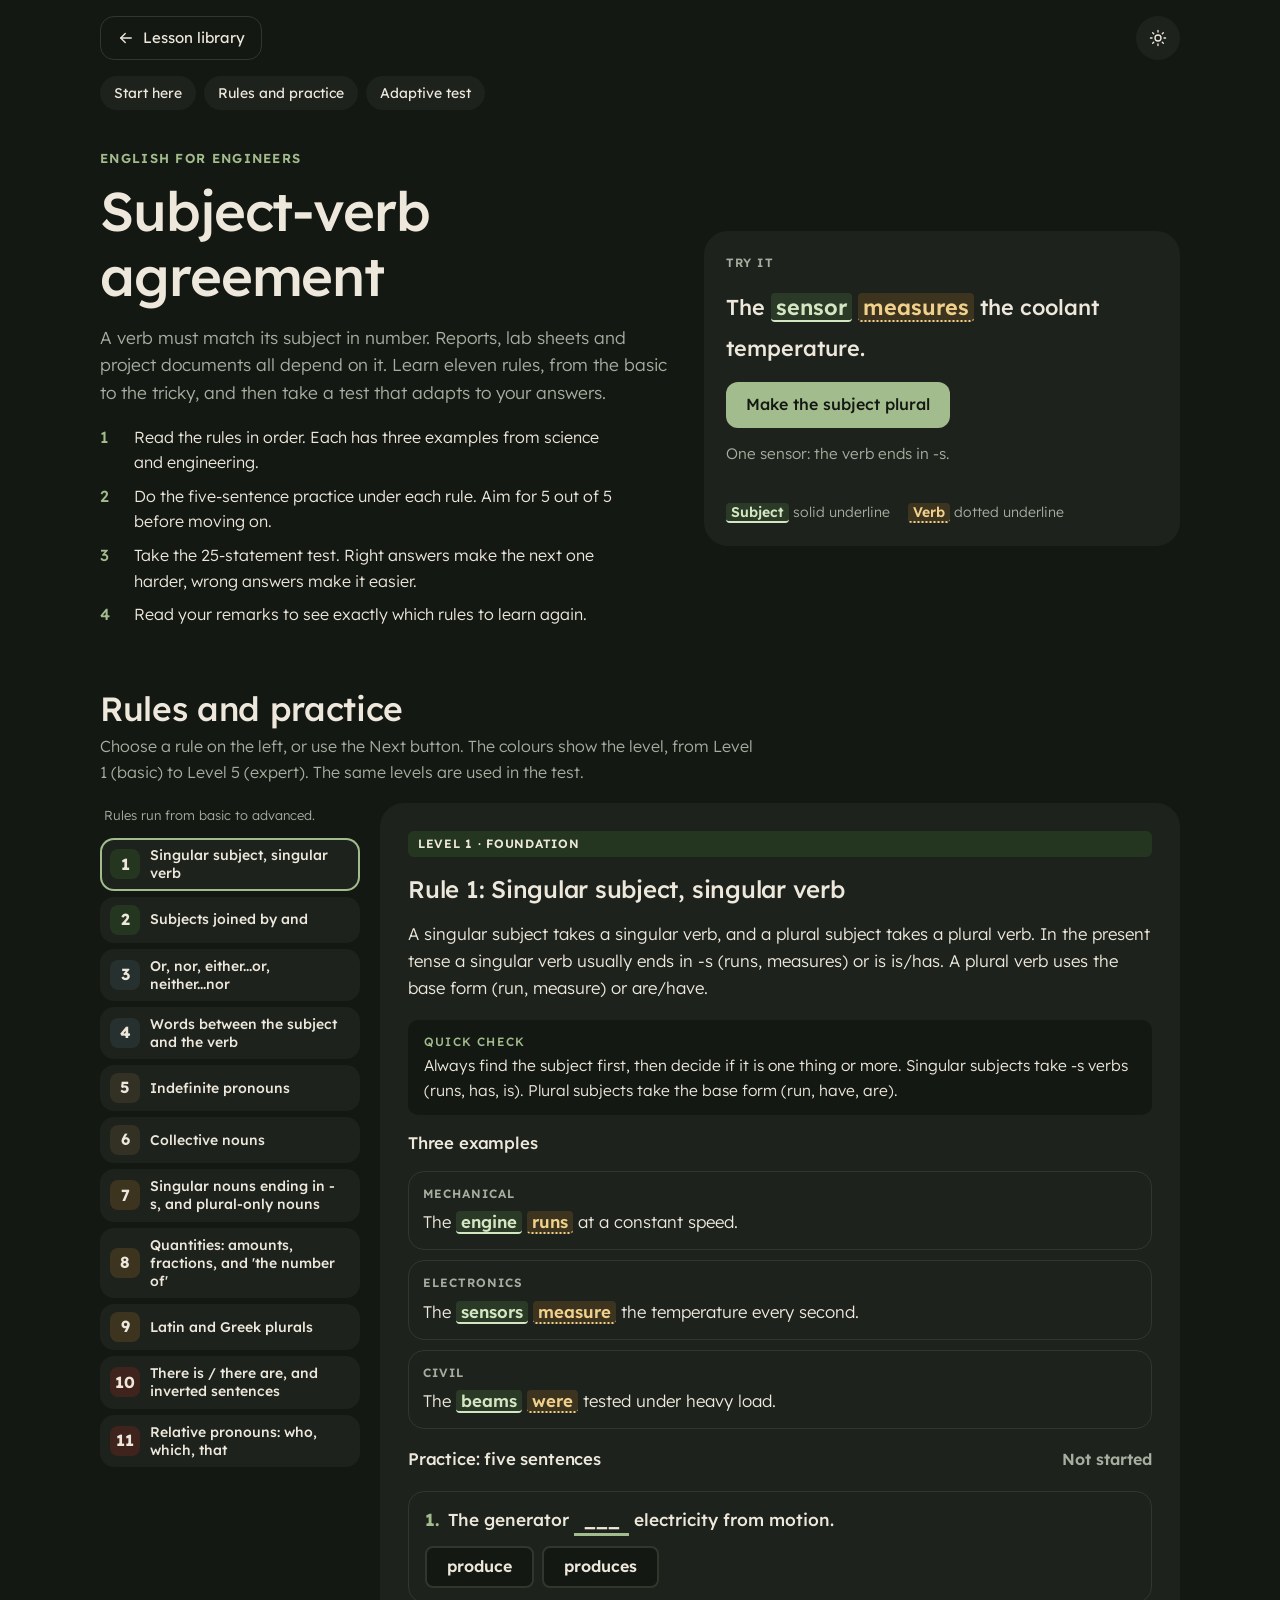
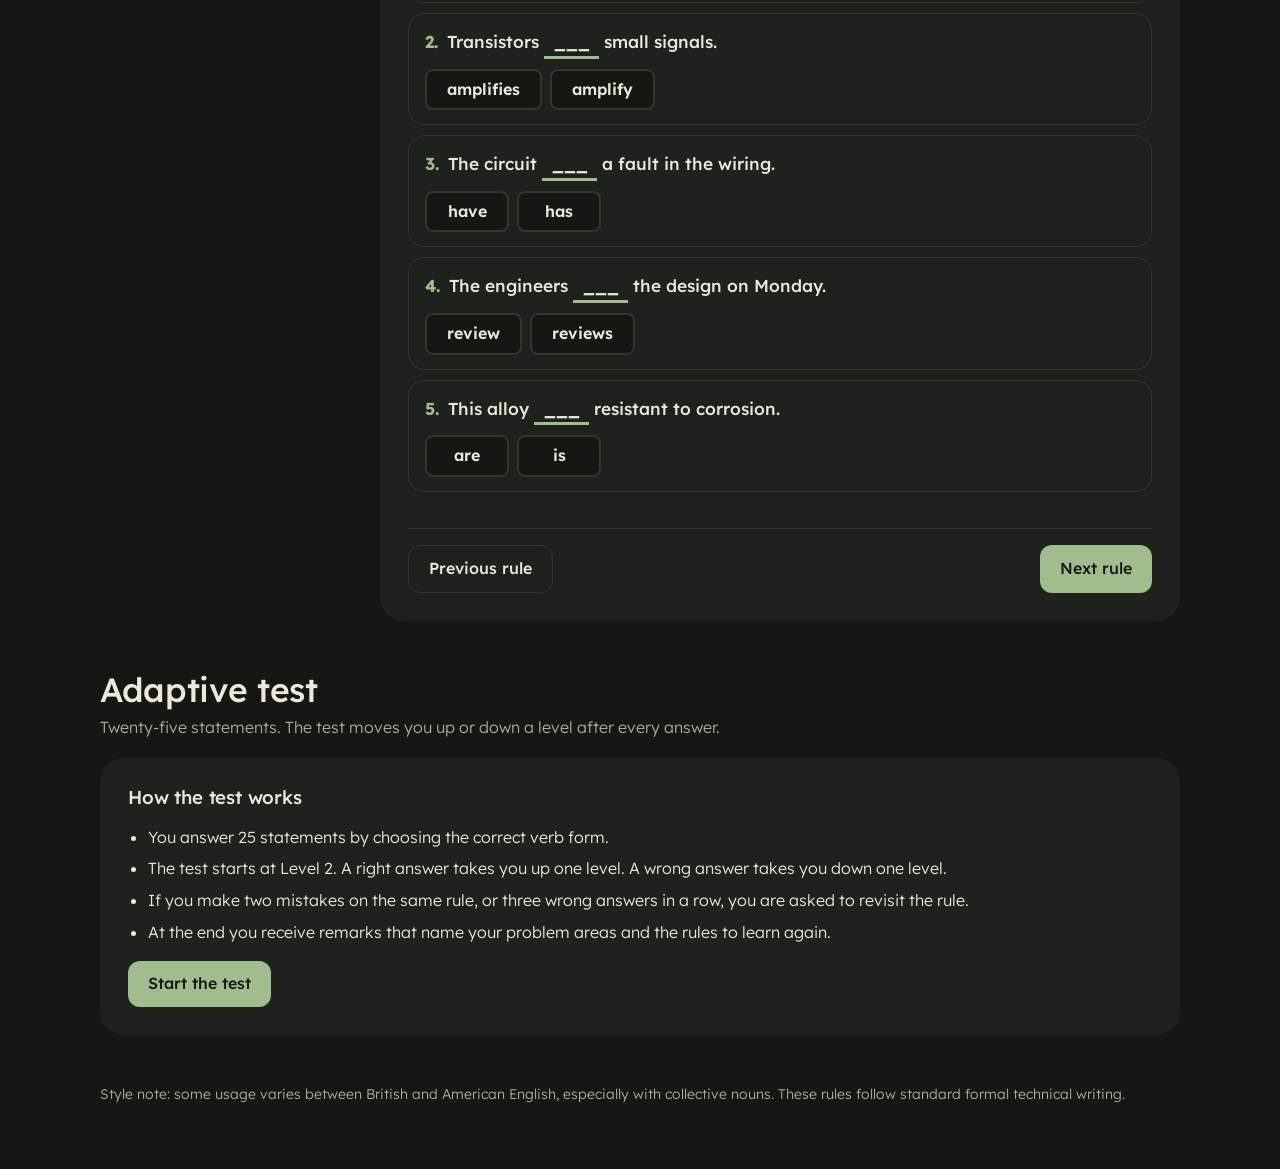
<file: lessons/english/module-1/subject-verb-agreement.html>
<!doctype html><html lang="en" data-theme="dark"><head><meta charset="utf-8"><title>Subject-verb agreement · PSY:KOS lesson</title><script>try{document.documentElement.setAttribute('data-theme',localStorage.getItem('psykos-theme')||'dark')}catch(e){document.documentElement.setAttribute('data-theme','dark')}</script><link rel="preconnect" href="https://fonts.googleapis.com"><link rel="preconnect" href="https://fonts.gstatic.com" crossorigin><link rel="stylesheet" href="https://fonts.googleapis.com/css2?family=Lexend:wght@300;400;500;600&display=swap"><meta name=viewport content="width=device-width,initial-scale=1,viewport-fit=cover"><style>:root{color-scheme:light;box-sizing:border-box;padding-top:env(safe-area-inset-top,0px);padding-bottom:env(safe-area-inset-bottom,0px)}html{scroll-padding-top:env(safe-area-inset-top,0px)}body{margin:0;padding:0;font:14px -apple-system,BlinkMacSystemFont,sans-serif;background:#fff;color:#000}img{max-width:100%}[hidden]:not([hidden=until-found i]){display:none!important}</style></head><body>



<style>
/* Layout: sticky nav, hero with a live singular/plural demo, a two-column rules workspace
   (ordered rail + rule panel with practice), then the adaptive test and a remarks report. */
:root, :root[data-theme="dark"] {
  --bg: #141813; --surface: #1D221C; --ink: #EEE8DC; --muted: #A7AE9F; --line: #30382E;
  --accent: #A3BC8E; --on-accent: #141813;
  --subj-bg: #2B3A27; --subj-ink: #D3E6C2; --verb-bg: #3D3420; --verb-ink: #F0D08A;
  --ok-bg: #24361F; --ok-ink: #CFE8BC; --bad-bg: #3F241D; --bad-ink: #F4C1B1;
  --warn-bg: #3A3018; --warn-ink: #F0D08A; --warn-line: #D9A73E;
  --good: #A3BC8E; --badmark: #E58A6E;
  --l1: #24361F; --l2: #26302F; --l3: #333024; --l4: #3D3420; --l5: #3F241D;
  --display: "Lexend", system-ui, sans-serif; --body: "Lexend", system-ui, sans-serif; color-scheme: dark; }
:root[data-theme="light"] {
  --bg: #F1ECE2; --surface: #FBF8F2; --ink: #1E281D; --muted: #5A6454; --line: #E3DBCB;
  --accent: #4E6A44; --on-accent: #FBF8F2;
  --subj-bg: #E3EBDA; --subj-ink: #2F4729; --verb-bg: #F3E6C6; --verb-ink: #6B4F12;
  --ok-bg: #E3EBDA; --ok-ink: #2F4729; --bad-bg: #F4DDD5; --bad-ink: #8A3220;
  --warn-bg: #F6EBCF; --warn-ink: #6B4F12; --warn-line: #B7862A;
  --good: #4E6A44; --badmark: #B0432D;
  --l1: #E3EBDA; --l2: #E3E9E5; --l3: #ECE6D6; --l4: #F3E6C6; --l5: #F4DDD5;
  --display: "Lexend", system-ui, sans-serif; --body: "Lexend", system-ui, sans-serif; color-scheme: light; }



* { box-sizing: border-box; }
@media (prefers-reduced-motion: no-preference) { html { scroll-behavior: smooth; } }
body {
  margin: 0; background: var(--bg); color: var(--ink);
  font-family: var(--body); font-size: 16px; line-height: 1.6;
  padding-left: max(16px, env(safe-area-inset-left, 0px));
  padding-right: max(16px, env(safe-area-inset-right, 0px));
  padding-block: 0 64px;
}
body::before { content: ""; position: fixed; inset: 0 0 auto; height: env(safe-area-inset-top, 0px); z-index: 30; background: var(--bg); }
.wrap { max-width: 1080px; margin: 0 auto; }
h1, h2, h3, h4 { font-family: var(--display); line-height: 1.2; margin: 0; text-wrap: balance; }
p { margin: 0; }
button { font: inherit; color: inherit; cursor: pointer; }
:focus-visible { outline: 3px solid var(--accent); outline-offset: 2px; border-radius: 6px; }

.nav { position: sticky; top: env(safe-area-inset-top, 0px); z-index: 20; background: var(--bg); padding-block: 10px; display: flex; gap: 8px; overflow-x: auto; }
.nav a { white-space: nowrap; text-decoration: none; color: var(--ink); background: var(--surface); border: 1px solid var(--line); padding: 6px 14px; border-radius: 8px; font-weight: 600; font-size: 14px; }
.nav a:hover { border-color: var(--accent); }

/* tokens for sentences */
.s { background: var(--subj-bg); color: var(--subj-ink); font-weight: 600; padding: 0 5px; border-radius: 4px; border-bottom: 2px solid var(--subj-ink); }
.v { background: var(--verb-bg); color: var(--verb-ink); font-weight: 600; padding: 0 5px; border-radius: 4px; border-bottom: 2px dotted var(--verb-ink); }
.legend { display: flex; flex-wrap: wrap; gap: 8px 18px; font-size: 14px; color: var(--muted); align-items: center; }

/* hero */
.hero { display: grid; grid-template-columns: minmax(0, 1.2fr) minmax(0, 1fr); gap: 32px; align-items: center; padding-block: 28px 12px; }
.eyebrow { font-size: 13px; font-weight: 600; letter-spacing: .1em; text-transform: uppercase; color: var(--accent); margin-bottom: 10px; }
.hero h1 { font-size: clamp(2.1rem, 5.5vw, 3.4rem); font-weight: 700; letter-spacing: -.02em; }
.hero .lead { margin-top: 14px; color: var(--muted); font-size: 1.08rem; max-width: 52ch; }
.plan { margin: 18px 0 0; padding: 0; list-style: none; display: grid; gap: 8px; max-width: 52ch; }
.plan li { display: flex; gap: 12px; align-items: baseline; }
.plan b { font-family: var(--display); color: var(--accent); min-width: 1.4em; }
.demo { background: var(--surface); border: 1px solid var(--line); border-radius: 16px; padding: 22px; display: grid; gap: 14px; }
.demo .tag { font-size: 12px; font-weight: 600; letter-spacing: .1em; text-transform: uppercase; color: var(--muted); }
.demo-s { font-size: 1.35rem; font-weight: 500; line-height: 1.9; }
.demo-n { color: var(--muted); font-size: .95rem; min-height: 3em; }

.btn { background: var(--accent); color: var(--on-accent); border: 0; border-radius: 8px; padding: 10px 20px; font-weight: 600; justify-self: start; }
.btn:hover { filter: brightness(1.1); }
.btn.ghost { background: transparent; color: var(--ink); border: 1px solid var(--line); }
.btn.ghost:hover { border-color: var(--accent); filter: none; }
.btn-sm { background: var(--ink); color: var(--bg); border: 0; border-radius: 6px; padding: 5px 12px; font-weight: 600; font-size: 14px; }

section { padding-top: 48px; scroll-margin-top: 56px; }
.sec-head { display: grid; gap: 6px; margin-bottom: 18px; }
.sec-head h2 { font-size: clamp(1.5rem, 3.6vw, 2.1rem); font-weight: 700; }
.sec-head p { color: var(--muted); max-width: 66ch; }

/* rules workspace */
.rules-wrap { display: grid; grid-template-columns: 260px minmax(0, 1fr); gap: 20px; align-items: start; }
.rail { position: sticky; top: calc(env(safe-area-inset-top, 0px) + 60px); display: grid; gap: 6px; }
.rb { display: grid; grid-template-columns: 30px minmax(0, 1fr) auto; gap: 10px; align-items: center; text-align: left; background: var(--surface); border: 1px solid var(--line); border-radius: 10px; padding: 8px 10px; }
.rb:hover { border-color: var(--accent); }
.rb[aria-current="true"] { border-color: var(--accent); box-shadow: inset 0 0 0 1px var(--accent); }
.rn { width: 30px; height: 30px; border-radius: 8px; display: grid; place-items: center; font-family: var(--display); font-weight: 700; color: var(--ink); }
.rt { font-size: 14px; font-weight: 500; line-height: 1.3; }
.rs { font-size: 12px; color: var(--muted); font-variant-numeric: tabular-nums; white-space: nowrap; }
.rb.done .rs { color: var(--good); font-weight: 700; }
.rail-note { font-size: 13px; color: var(--muted); padding: 2px 4px 6px; }
.l1 { background: var(--l1); } .l2 { background: var(--l2); } .l3 { background: var(--l3); } .l4 { background: var(--l4); } .l5 { background: var(--l5); }
.lvlpill { display: inline-block; font-size: 12px; font-weight: 600; letter-spacing: .06em; text-transform: uppercase; padding: 3px 10px; border-radius: 6px; color: var(--ink); }

.panel { background: var(--surface); border: 1px solid var(--line); border-radius: 16px; padding: clamp(16px, 3vw, 28px); display: grid; gap: 18px; min-width: 0; }
.panel h3 { font-size: 1.5rem; }
.r-text { font-size: 1.05rem; }
.check { background: var(--bg); border-radius: 10px; padding: 12px 16px; font-size: .97rem; }
.check b { display: block; font-size: 12px; letter-spacing: .1em; text-transform: uppercase; color: var(--accent); margin-bottom: 2px; }
.panel h4 { font-size: 1.05rem; }
.ex { list-style: none; margin: 0; padding: 0; display: grid; gap: 10px; }
.ex li { border: 1px solid var(--line); border-radius: 10px; padding: 12px 14px; display: grid; gap: 4px; overflow-wrap: anywhere; }
.dom { font-size: 12px; font-weight: 600; letter-spacing: .08em; text-transform: uppercase; color: var(--muted); }
.ex p { font-size: 1.05rem; line-height: 1.8; }
.pr-head { display: flex; flex-wrap: wrap; justify-content: space-between; gap: 8px; align-items: baseline; }
.pr-score { font-variant-numeric: tabular-nums; font-weight: 600; color: var(--muted); }
.pr-list { display: grid; gap: 10px; }
.pr-sum { border-radius: 10px; padding: 12px 16px; background: var(--ok-bg); color: var(--ok-ink); display: flex; flex-wrap: wrap; gap: 10px 16px; align-items: center; justify-content: space-between; font-weight: 600; }
.pr-sum.low { background: var(--warn-bg); color: var(--warn-ink); }
.pr-sum .btn { background: var(--ink); color: var(--bg); }
.pnav { display: flex; justify-content: space-between; gap: 10px; flex-wrap: wrap; border-top: 1px solid var(--line); padding-top: 16px; }

/* question */
.q { border: 1px solid var(--line); border-radius: 12px; padding: 14px 16px; display: grid; gap: 10px; background: var(--surface); }
.q-text { font-size: 1.08rem; font-weight: 500; }
.q-text .num { font-family: var(--display); color: var(--accent); font-weight: 700; margin-right: 4px; }
.blank { display: inline-block; min-width: 4.6ch; text-align: center; border-bottom: 3px solid var(--accent); padding: 0 6px; font-weight: 700; }
.blank.ok { background: var(--ok-bg); color: var(--ok-ink); border-bottom-color: transparent; border-radius: 4px; }
.blank.bad { background: var(--bad-bg); color: var(--bad-ink); border-bottom-color: transparent; border-radius: 4px; text-decoration: line-through; }
.opts { display: flex; flex-wrap: wrap; gap: 8px; }
.opt { background: var(--bg); border: 2px solid var(--line); border-radius: 8px; padding: 6px 20px; font-weight: 600; min-width: 84px; }
.opt:hover:not(:disabled) { border-color: var(--accent); }
.opt:disabled { cursor: default; }
.opt.ok { background: var(--ok-bg); color: var(--ok-ink); border-color: transparent; }
.opt.ok::before { content: "\2713\00a0"; }
.opt.bad { background: var(--bad-bg); color: var(--bad-ink); border-color: transparent; }
.opt.bad::before { content: "\2715\00a0"; }
.why { font-size: .93rem; color: var(--muted); background: var(--bg); border-radius: 8px; padding: 8px 12px; }

/* test */
.t-card { background: var(--surface); border: 1px solid var(--line); border-radius: 16px; padding: clamp(16px, 3vw, 28px); display: grid; gap: 16px; }
.t-card.intro ul { margin: 0; padding-left: 20px; display: grid; gap: 6px; }
.t-top { display: flex; flex-wrap: wrap; gap: 10px 20px; justify-content: space-between; align-items: center; }
.t-count { font-weight: 600; font-variant-numeric: tabular-nums; }
.meter { height: 8px; background: var(--bg); border-radius: 99px; overflow: hidden; }
.meter span { display: block; height: 100%; background: var(--accent); width: 0; transition: width .3s; }
.lvbar { display: flex; gap: 4px; align-items: center; }
.lvbar i { width: 28px; height: 10px; border-radius: 3px; background: var(--line); display: block; }
.lvbar i.on { height: 14px; }
.lvbar i.on.l1 { background: #7FA46B; } .lvbar i.on.l2 { background: #6E8F86; } .lvbar i.on.l3 { background: #A89452; } .lvbar i.on.l4 { background: #D9A73E; } .lvbar i.on.l5 { background: #E58A6E; }
.lvl-row { display: flex; align-items: center; gap: 12px; flex-wrap: wrap; }
.fb { display: grid; gap: 10px; }
.fb .res { padding: 12px 16px; border-radius: 10px; font-weight: 500; }
.fb .res.ok { background: var(--ok-bg); color: var(--ok-ink); }
.fb .res.bad { background: var(--bad-bg); color: var(--bad-ink); }
.alert { background: var(--warn-bg); color: var(--warn-ink); border: 2px solid var(--warn-line); border-radius: 10px; padding: 12px 16px; display: flex; flex-wrap: wrap; gap: 8px 14px; align-items: center; }
.alert .btn-sm { background: var(--warn-ink); color: var(--warn-bg); }
.fb-next { display: flex; flex-wrap: wrap; gap: 10px 16px; align-items: center; }
.fb-next span { color: var(--muted); font-size: .93rem; }

/* remarks */
.scorebar { display: grid; grid-template-columns: repeat(auto-fit, minmax(150px, 1fr)); gap: 12px; }
.tile { background: var(--bg); border-radius: 12px; padding: 14px 16px; }
.tile b { display: block; font-family: var(--display); font-size: 1.9rem; line-height: 1.1; font-variant-numeric: tabular-nums; }
.tile span { font-size: 13px; color: var(--muted); }
.chart { width: 100%; height: auto; display: block; }
.chart .gl { stroke: var(--line); stroke-width: 1; }
.chart .tx { fill: var(--muted); font: 12px var(--body); }
.chart .ln { fill: none; stroke: var(--accent); stroke-width: 2; opacity: .7; }
.chart .good { fill: var(--good); }
.chart .miss { fill: var(--badmark); }
.rem h3 { font-size: 1.2rem; margin-top: 8px; }
.cards { display: grid; grid-template-columns: repeat(auto-fit, minmax(min(100%, 300px), 1fr)); gap: 12px; }
.pcard { border: 1px solid var(--line); border-radius: 12px; padding: 14px 16px; display: grid; gap: 8px; align-content: start; }
.pcard.problem { border-color: var(--badmark); }
.pcard.watch { border-color: var(--warn-line); }
.pcard h4 { font-size: 1.02rem; }
.stat { font-size: 13px; font-weight: 600; font-variant-numeric: tabular-nums; }
.pcard.problem .stat { color: var(--badmark); }
.pcard p { font-size: .94rem; color: var(--muted); }
.pcard .btn-sm { justify-self: start; }
.chips { display: flex; flex-wrap: wrap; gap: 8px; }
.chip { background: var(--ok-bg); color: var(--ok-ink); padding: 4px 12px; border-radius: 8px; font-size: 14px; font-weight: 600; }
.chip.nr { background: var(--bg); color: var(--muted); }
.rev { display: grid; gap: 8px; margin: 0; padding: 0; list-style: none; }
.rev li { border: 1px solid var(--line); border-radius: 10px; padding: 10px 14px; display: grid; gap: 4px; }
.rev mark { background: var(--ok-bg); color: var(--ok-ink); padding: 0 5px; border-radius: 4px; font-weight: 700; }
.rev small { color: var(--muted); font-size: 13px; }

/* dialog */
.overlay { position: fixed; inset: 0; z-index: 50; background: rgba(10, 14, 9, .6); display: grid; place-items: center; padding: max(16px, env(safe-area-inset-top, 0px)) max(16px, env(safe-area-inset-right, 0px)) max(16px, env(safe-area-inset-bottom, 0px)) max(16px, env(safe-area-inset-left, 0px)); }
.dlg { background: var(--surface); color: var(--ink); border-radius: 16px; max-width: 680px; width: 100%; max-height: 100%; overflow: auto; padding: 24px; display: grid; gap: 16px; position: relative; }
.dlg .x { position: absolute; top: 10px; right: 10px; background: var(--bg); border: 1px solid var(--line); width: 34px; height: 34px; border-radius: 8px; font-size: 18px; line-height: 1; }
.dlg-foot { display: flex; flex-wrap: wrap; gap: 10px; }
.dlg h3 { font-size: 1.4rem; padding-right: 36px; }
.foot { margin-top: 48px; color: var(--muted); font-size: 14px; }


/* ---- PSY:KOS lesson bar and look ---- */
.psy-bar { display: flex; align-items: center; justify-content: space-between; gap: 12px; padding: 16px 0 6px; }
.psy-back { display: inline-flex; align-items: center; gap: 8px; height: 44px; padding: 0 16px; border-radius: 14px; border: 1px solid var(--line); color: var(--ink); text-decoration: none; font-size: 15px; font-weight: 400; }
.psy-back svg, .psy-theme svg { width: 18px; height: 18px; }
.psy-theme { width: 44px; height: 44px; border-radius: 999px; border: 0; background: var(--surface); color: var(--ink); display: inline-flex; align-items: center; justify-content: center; }
.psy-sun { display: block; } .psy-moon { display: none; }
:root[data-theme="light"] .psy-sun { display: none; } :root[data-theme="light"] .psy-moon { display: block; }
body { font-weight: 300; }
h1, h2, h3, h4 { font-weight: 500 !important; letter-spacing: -0.01em; }
b, strong { font-weight: 500; }

.nav a { border-radius: 999px; border: 0; font-weight: 400; }
.demo, .panel, .t-card { border: 0; border-radius: 24px; }
.btn { border-radius: 12px; font-weight: 500; }
.rb { border: 0; border-radius: 14px; } .rb[aria-current="true"] { box-shadow: inset 0 0 0 2px var(--accent); }
.q, .ex li, .pcard, .rev li { border-color: var(--line); border-radius: 16px; }
.dlg { border-radius: 24px; }

@media (max-width: 860px) {
  .hero { grid-template-columns: 1fr; gap: 20px; }
  .rules-wrap { grid-template-columns: 1fr; }
  .rail { position: static; display: flex; overflow-x: auto; gap: 6px; padding-bottom: 4px; }
  .rail-note { display: none; }
  .rb { grid-template-columns: 30px auto; flex: 0 0 auto; }
  .rt { display: none; }
  .rs { grid-column: 2; }
}
</style>

<div class="wrap">
  <div class="psy-bar"><a class="psy-back" href="../../../lessons.html#English/1"><svg aria-hidden="true" viewBox="0 0 24 24" fill="none" stroke="currentColor" stroke-width="1.8" stroke-linecap="round" stroke-linejoin="round"><path d="M19 12H5"/><path d="M11 18l-6-6 6-6"/></svg>Lesson library</a><button class="psy-theme" type="button" id="psy-theme" aria-label="Switch theme"><svg class="psy-sun" aria-hidden="true" viewBox="0 0 24 24" fill="none" stroke="currentColor" stroke-width="1.8" stroke-linecap="round"><circle cx="12" cy="12" r="4"/><path d="M12 2v2M12 20v2M4.9 4.9l1.4 1.4M17.7 17.7l1.4 1.4M2 12h2M20 12h2M4.9 19.1l1.4-1.4M17.7 6.3l1.4-1.4"/></svg><svg class="psy-moon" aria-hidden="true" viewBox="0 0 24 24" fill="none" stroke="currentColor" stroke-width="1.8" stroke-linecap="round" stroke-linejoin="round"><path d="M20 14.5A8 8 0 0 1 9.5 4a8 8 0 1 0 10.5 10.5z"/></svg></button></div>
  <nav class="nav" aria-label="Page sections">
    <a href="#top">Start here</a>
    <a href="#rules">Rules and practice</a>
    <a href="#test">Adaptive test</a>
    <a href="#remarks" id="nav-remarks" hidden>My remarks</a>
  </nav>

  <header class="hero" id="top">
    <div>
      <p class="eyebrow">English for engineers</p>
      <h1>Subject-verb agreement</h1>
      <p class="lead">A verb must match its subject in number. Reports, lab sheets and project documents all depend on it. Learn eleven rules, from the basic to the tricky, and then take a test that adapts to your answers.</p>
      <ol class="plan">
        <li><b>1</b><span>Read the rules in order. Each has three examples from science and engineering.</span></li>
        <li><b>2</b><span>Do the five-sentence practice under each rule. Aim for 5 out of 5 before moving on.</span></li>
        <li><b>3</b><span>Take the 25-statement test. Right answers make the next one harder, wrong answers make it easier.</span></li>
        <li><b>4</b><span>Read your remarks to see exactly which rules to learn again.</span></li>
      </ol>
    </div>
    <div class="demo">
      <span class="tag">Try it</span>
      <p class="demo-s" id="demo-s"></p>
      <button class="btn" type="button" id="demo-b">Make the subject plural</button>
      <p class="demo-n" id="demo-n" aria-live="polite"></p>
      <div class="legend"><span><span class="s">Subject</span> solid underline</span><span><span class="v">Verb</span> dotted underline</span></div>
    </div>
  </header>

  <section id="rules">
    <div class="sec-head">
      <h2>Rules and practice</h2>
      <p>Choose a rule on the left, or use the Next button. The colours show the level, from Level 1 (basic) to Level 5 (expert). The same levels are used in the test.</p>
    </div>
    <div class="rules-wrap">
      <div class="rail" id="rail" aria-label="Rules in order"></div>
      <div id="rule-panel"></div>
    </div>
  </section>

  <section id="test">
    <div class="sec-head">
      <h2>Adaptive test</h2>
      <p>Twenty-five statements. The test moves you up or down a level after every answer.</p>
    </div>
    <div id="test-area"></div>
  </section>

  <section id="remarks" hidden>
    <div class="sec-head">
      <h2>Your remarks</h2>
      <p>Based on the 25 statements you answered.</p>
    </div>
    <div class="t-card rem" id="remarks-body"></div>
  </section>

  <p class="foot">Style note: some usage varies between British and American English, especially with collective nouns. These rules follow standard formal technical writing.</p>
</div>

<div class="overlay" id="ov" hidden>
  <div class="dlg" role="dialog" aria-modal="true" aria-labelledby="dlg-title">
    <button class="x" type="button" id="dlg-x" aria-label="Close">&times;</button>
    <div id="dlg-body"></div>
    <div class="dlg-foot">
      <button class="btn" type="button" id="dlg-back">Back to the test</button>
      <button class="btn ghost" type="button" id="dlg-go">Practise this rule</button>
    </div>
  </div>
</div>

<script>
(function () {
  "use strict";
  var $ = function (s, r) { return (r || document).querySelector(s); };
  function shuffle(a) {
    a = a.slice();
    for (var i = a.length - 1; i > 0; i--) { var j = Math.floor(Math.random() * (i + 1)); var t = a[i]; a[i] = a[j]; a[j] = t; }
    return a;
  }
  var LEVELS = ["", "Foundation", "Core", "Intermediate", "Advanced", "Expert"];

  /* ---------------- rule content ---------------- */
  var RULES = [
    { id: 1, lvl: 1, title: "Singular subject, singular verb",
      rule: "A singular subject takes a singular verb, and a plural subject takes a plural verb. In the present tense a singular verb usually ends in -s (runs, measures) or is is/has. A plural verb uses the base form (run, measure) or are/have.",
      check: "Find the subject first. Ask: who or what does the action, and is it one thing or more than one?",
      ex: [["Mechanical", "The [engine] {runs} at a constant speed."], ["Electronics", "The [sensors] {measure} the temperature every second."], ["Civil", "The [beams] {were} tested under heavy load."]],
      pr: [["The generator ___ electricity from motion.", "produces", "produce", "Generator is singular, so the verb takes -s."],
           ["Transistors ___ small signals.", "amplify", "amplifies", "Transistors is plural, so use the base form."],
           ["The circuit ___ a fault in the wiring.", "has", "have", "Circuit is singular, so use has."],
           ["The engineers ___ the design on Monday.", "review", "reviews", "Engineers is plural, so use the base form."],
           ["This alloy ___ resistant to corrosion.", "is", "are", "Alloy is singular, so use is."]] },
    { id: 2, lvl: 1, title: "Subjects joined by and",
      rule: "Two or more subjects joined by and take a plural verb. There is one exception: when the two words name a single idea or unit, such as 'health and safety', use a singular verb.",
      check: "Ask: are these two separate things, or one combined idea?",
      ex: [["Electrical", "[Voltage] and [current] {determine} the power in a circuit."], ["Chemical", "The [pump] and the [valve] {are} inspected every month."], ["Civil", "[Health and safety] {is} a priority at every construction site."]],
      pr: [["The motor and the gearbox ___ mounted on the same frame.", "are", "is", "Two subjects joined by and take a plural verb."],
           ["Heat and pressure ___ the rate of the reaction.", "affect", "affects", "Heat and pressure are two things, so the verb is plural."],
           ["Research and development ___ the largest department in our company.", "is", "are", "Research and development is one department, treated as a single unit."],
           ["Both the voltmeter and the ammeter ___ calibrated before use.", "were", "was", "Two instruments joined by and take a plural verb."],
           ["Mass and volume ___ needed to calculate density.", "are", "is", "Two quantities joined by and take a plural verb."]] },
    { id: 3, lvl: 2, title: "Or, nor, either...or, neither...nor",
      rule: "When subjects are joined by or, nor, either...or or neither...nor, the verb agrees with the subject nearest to it. For a smoother sentence, put the plural subject second.",
      check: "Look only at the subject closest to the verb. Ignore the first one.",
      ex: [["Chemical", "Either the [technician] or the [engineers] {are} responsible for the calibration."], ["Mechanical", "Neither the [sensors] nor the [controller] {was} damaged in the test."], ["Electrical", "A [fuse] or two [circuit breakers] {protect} the system."]],
      pr: [["Either the pump or the valves ___ causing the leak.", "are", "is", "The nearest subject is valves, which is plural."],
           ["Neither the students nor the instructor ___ surprised by the result.", "was", "were", "The nearest subject is instructor, which is singular."],
           ["Neither the manager nor the engineers ___ satisfied with the prototype.", "were", "was", "The nearest subject is engineers, which is plural."],
           ["Either the battery or the charger ___ faulty.", "is", "are", "The nearest subject is charger, which is singular."],
           ["The wire or the connectors ___ to be replaced.", "need", "needs", "The nearest subject is connectors, which is plural."]] },
    { id: 4, lvl: 2, title: "Words between the subject and the verb",
      rule: "Phrases that sit between the subject and the verb, such as of the..., in the..., along with..., as well as... and together with..., do not change the subject. Find the main noun, ignore the phrase, and match the verb to the main noun.",
      check: "Cross out the phrase in your head, then match the verb to the noun that is left.",
      ex: [["Computer", "The [list] of required components {is} attached to the report."], ["Mechanical", "The [motor], along with its two controllers, {was} replaced yesterday."], ["Chemical", "The [temperatures] inside the furnace {exceed} 1,000 °C."]],
      pr: [["The bank of capacitors ___ fully charged.", "is", "are", "The subject is bank (singular). Of capacitors is only a phrase."],
           ["The readings from the thermometer ___ consistent.", "are", "is", "The subject is readings (plural)."],
           ["The professor, together with her students, ___ visiting the plant.", "is", "are", "Together with does not make the subject plural. The subject is professor."],
           ["The speed of the electrons ___ close to the speed of light.", "is", "are", "The subject is speed (singular)."],
           ["Layers of insulation ___ heat loss.", "reduce", "reduces", "The subject is layers (plural)."]] },
    { id: 5, lvl: 3, title: "Indefinite pronouns",
      rule: "Each, every, either, neither, one, and the words ending in -one, -body and -thing (everyone, nobody, everything) take a singular verb. Both, few, many and several take a plural verb. Some, all, most, any and none depend on the noun after of: singular noun, singular verb; plural noun, plural verb.",
      check: "Memorise two lists: the singular group (each, every, neither...) and the plural group (both, few, many, several).",
      ex: [["Electrical", "[Each] of the sensors {has} a unique serial number."], ["Chemical", "[Everyone] in the laboratory {wears} safety goggles."], ["Materials", "[Several] of the samples {were} contaminated."]],
      pr: [["Each of the wires ___ insulated.", "is", "are", "Each is singular."],
           ["Neither of the two designs ___ the safety standard.", "meets", "meet", "Neither is singular."],
           ["Both of the transformers ___ overheating.", "are", "is", "Both is plural."],
           ["Everyone in the team ___ a copy of the manual.", "has", "have", "Everyone is singular."],
           ["Few of the prototypes ___ passed the stress test.", "have", "has", "Few is plural."]] },
    { id: 6, lvl: 3, title: "Collective nouns",
      rule: "Collective nouns such as team, committee, group, crew, staff and department take a singular verb when the group acts as one unit. They take a plural verb when the members act separately, for example when they disagree. In technical writing the singular is the safer choice.",
      check: "Ask: is the group acting together (singular) or are the members acting on their own (plural)?",
      ex: [["Mechanical", "The design [team] {meets} every Friday to review progress."], ["Civil", "The [committee] {has} approved the safety plan."], ["Computer", "The software [team] {are} divided over the choice of programming language."]],
      pr: [["The research group ___ publishing its findings next month.", "is", "are", "The group acts as one unit. Note the word its."],
           ["The committee ___ submitted its report.", "has", "have", "The committee acts as one unit."],
           ["The engineering team ___ arguing among themselves about the design.", "are", "is", "The members act individually (themselves), so the verb is plural."],
           ["The maintenance crew ___ finished its inspection.", "has", "have", "The crew acts as one unit."],
           ["The department ___ planning a new laboratory.", "is", "are", "The department acts as one unit."]] },
    { id: 7, lvl: 4, title: "Singular nouns ending in -s, and plural-only nouns",
      rule: "Some subjects end in -s but are singular: physics, mathematics, electronics, mechanics, statistics (the subject), thermodynamics. Some nouns are always plural: pliers, tongs, tweezers, goggles, scissors. With 'a pair of', the verb agrees with pair.",
      check: "Learn the list. Names of subjects are singular; tools that come in two parts are plural.",
      ex: [["Physics", "[Thermodynamics] {is} the study of heat and energy."], ["Electronics", "[Electronics] {has} transformed the way machines are controlled."], ["Mechanical", "The [pliers] {are} on the workbench, and a [pair] of safety goggles {is} beside them."]],
      pr: [["Mathematics ___ the language of engineering.", "is", "are", "A subject name ending in -s is singular."],
           ["The pliers ___ on the workbench.", "are", "is", "Pliers is always plural."],
           ["Fluid mechanics ___ difficult for many first-year students.", "is", "are", "A subject name ending in -s is singular."],
           ["A pair of tongs ___ needed to lift the hot crucible.", "is", "are", "The subject is pair (singular)."],
           ["The safety goggles ___ stored in the locker.", "are", "is", "Goggles is always plural."]] },
    { id: 8, lvl: 4, title: "Quantities: amounts, fractions, and 'the number of'",
      rule: "An amount of measurement, time or money treated as one unit takes a singular verb (Five volts is enough). With fractions and percentages (half, a third, 40 per cent, most) the verb agrees with the noun after of. 'The number of' takes a singular verb. 'A number of' takes a plural verb.",
      check: "For fractions, look at the noun after of. For 'number', check whether the word before it is the or a.",
      ex: [["Electronics", "[Five volts] {is} enough to power the sensor."], ["Mechanical", "Forty per cent of the [power] {is} lost as heat."], ["Computer", "The [number] of faulty units {is} small, but a [number] of them {need} repair."]],
      pr: [["Five volts ___ enough to run the sensor.", "is", "are", "An amount treated as one unit takes a singular verb."],
           ["Half of the samples ___ contaminated.", "were", "was", "The noun after of is samples (plural)."],
           ["Sixty per cent of the energy ___ lost as heat.", "is", "are", "The noun after of is energy (singular)."],
           ["The number of students in the lab ___ increased.", "has", "have", "The number of takes a singular verb."],
           ["A number of components ___ failed the test.", "have", "has", "A number of takes a plural verb."]] },
    { id: 9, lvl: 4, title: "Latin and Greek plurals",
      rule: "Many technical words keep their Latin or Greek plurals: criterion/criteria, phenomenon/phenomena, analysis/analyses, hypothesis/hypotheses, matrix/matrices, medium/media. Use a singular verb with the singular form and a plural verb with the plural form. The word 'data' is formally plural, but many style guides accept it as singular when it means a body of information. Follow your department's style.",
      check: "Keep a short list of singular/plural pairs. If the word ends in -a, -i or -es, check whether it is the plural.",
      ex: [["Materials", "This [criterion] {is} used to select the material."], ["Physics", "These [phenomena] {are} explained by quantum theory."], ["Computer", "The two [matrices] {have} different dimensions."]],
      pr: [["The main criterion ___ cost.", "is", "are", "Criterion is singular."],
           ["These phenomena ___ difficult to observe.", "are", "is", "Phenomena is the plural of phenomenon."],
           ["The analyses ___ that the beam is safe.", "show", "shows", "Analyses is the plural of analysis."],
           ["This hypothesis ___ to be tested.", "has", "have", "Hypothesis is singular."],
           ["The matrices ___ multiplied to obtain the result.", "were", "was", "Matrices is the plural of matrix."]] },
    { id: 10, lvl: 5, title: "There is / there are, and inverted sentences",
      rule: "When a sentence begins with there or here, or starts with a place phrase, the subject comes after the verb. Find the real subject and agree with it, not with there. In speech people say 'there's' with plurals, but avoid this in writing.",
      check: "Turn the sentence around in your head: 'Three stages are in the cycle.' The real subject decides the verb.",
      ex: [["Mechanical", "There {are} three [stages] in the combustion cycle."], ["Materials", "There {is} a [crack] in the weld."], ["Electrical", "Attached to the frame {are} four [sensors]."]],
      pr: [["There ___ several errors in the program.", "are", "is", "The real subject is errors (plural)."],
           ["Here ___ the results of the test.", "are", "is", "The real subject is results (plural)."],
           ["At the bottom of the tank ___ a small valve.", "is", "are", "The real subject is valve (singular)."],
           ["In the box ___ a voltmeter and two ammeters.", "are", "is", "A voltmeter and two ammeters are two items joined by and."],
           ["There ___ only one solution to this equation.", "is", "are", "The real subject is solution (singular)."]] },
    { id: 11, lvl: 5, title: "Relative pronouns: who, which, that",
      rule: "After who, which and that, the verb agrees with the noun the pronoun refers to (its antecedent). In 'one of the engineers who...' the antecedent is the plural noun, so use a plural verb. In 'the only one of the engineers who...' the antecedent is one, so use a singular verb.",
      check: "Find the noun that who, which or that points back to, and match the verb to it.",
      ex: [["Civil", "She is one of the [engineers] who {design} bridges in the city."], ["Electrical", "He is the only [one] of the students who {has} completed the project."], ["Mechanical", "The [sensors] that {monitor} the boiler are very reliable."]],
      pr: [["This is one of the machines that ___ made in our workshop.", "are", "is", "The antecedent is machines (plural)."],
           ["She is the only one of the interns who ___ a patent.", "holds", "hold", "With the only one, the antecedent is one (singular)."],
           ["The engineer who ___ the lab keys is Dr Rao.", "has", "have", "The antecedent is engineer (singular)."],
           ["Circuits that ___ too much current can overheat.", "carry", "carries", "The antecedent is circuits (plural)."],
           ["He is one of those scientists who always ___ their results twice.", "check", "checks", "The antecedent is scientists (plural)."]] }
  ];
  var ADVICE = {
    1: "Always find the subject first, then decide if it is one thing or more. Singular subjects take -s verbs (runs, has, is). Plural subjects take the base form (run, have, are).",
    2: "Treat 'A and B' as plural, unless the pair names one single idea such as health and safety.",
    3: "With or and nor, match the verb to the subject closest to it.",
    4: "Ignore phrases between the subject and the verb (of..., in..., along with...). Match the verb to the main noun.",
    5: "Memorise the singular group (each, every, either, neither, everyone, nothing) and the plural group (both, few, many, several).",
    6: "Ask if the group acts as one unit (singular) or its members act separately (plural). Technical writing mostly uses the singular.",
    7: "Learn the lists: physics, mathematics and electronics are singular. Pliers, tongs, goggles and tweezers are plural.",
    8: "Amounts are one unit. For fractions, look at the noun after of. 'The number' is singular and 'a number of' is plural.",
    9: "Keep a list of pairs: criterion/criteria, phenomenon/phenomena, analysis/analyses, hypothesis/hypotheses, matrix/matrices.",
    10: "When a sentence starts with there, here or a place phrase, find the real subject after the verb and agree with it.",
    11: "After who, which and that, find the noun it points back to. 'One of the...' is plural. 'The only one of the...' is singular."
  };
  RULES.forEach(function (r) {
    r.advice = ADVICE[r.id];
    r.items = r.pr.map(function (p) { return { q: p[0], c: p[1], w: p[2], why: p[3], opts: shuffle([p[1], p[2]]) }; });
  });

  /* ---------------- test bank: [level, rule, sentence, correct, wrong, reason] ---------------- */
  var T = [
    [1,1,"The thermometer ___ the temperature of the liquid.","measures","measure","Thermometer is singular, so the verb takes -s."],
    [1,1,"Batteries ___ chemical energy into electrical energy.","convert","converts","Batteries is plural, so use the base form."],
    [1,1,"My laptop ___ a faulty charger.","has","have","Laptop is singular, so use has."],
    [1,1,"The wheels ___ freely.","turn","turns","Wheels is plural, so use the base form."],
    [1,1,"Copper ___ a good conductor.","is","are","Copper is singular, so use is."],
    [1,1,"The students ___ working in the laboratory.","were","was","Students is plural, so use were."],
    [1,2,"The lens and the mirror ___ part of the telescope.","are","is","Two subjects joined by and take a plural verb."],
    [1,2,"Speed and direction together ___ velocity.","define","defines","Two subjects joined by and take a plural verb."],
    [1,2,"Health and safety ___ the first lesson in the workshop.","is","are","Health and safety is one idea, so the verb is singular."],
    [1,2,"The anode and the cathode ___ placed in the solution.","were","was","Two subjects joined by and take a plural verb."],
    [2,3,"Either the fan or the filter ___ clogged.","is","are","The nearest subject is filter (singular)."],
    [2,3,"Neither the wires nor the switch ___ working.","is","are","The nearest subject is switch (singular)."],
    [2,3,"Neither the switch nor the wires ___ working.","are","is","The nearest subject is wires (plural)."],
    [2,3,"A resistor or two capacitors ___ needed here.","are","is","The nearest subject is capacitors (plural)."],
    [2,3,"Either the professor or the assistants ___ available for questions.","are","is","The nearest subject is assistants (plural)."],
    [2,4,"The box of components ___ on the table.","is","are","The subject is box (singular)."],
    [2,4,"The cables beside the server ___ labelled.","are","is","The subject is cables (plural)."],
    [2,4,"The control panel, as well as the sensors, ___ replaced last week.","was","were","As well as does not change the subject, which is control panel."],
    [2,4,"The pressure inside the tanks ___ monitored continuously.","is","are","The subject is pressure (singular)."],
    [2,4,"Pictures from the satellite ___ used to study the weather.","are","is","The subject is pictures (plural)."],
    [3,5,"Every student in the class ___ a lab coat.","needs","need","Every takes a singular verb."],
    [3,5,"Each of the circuits ___ tested separately.","was","were","Each takes a singular verb."],
    [3,5,"Neither of the pumps ___ working.","is","are","Neither takes a singular verb."],
    [3,5,"Several of the readings ___ unusual.","were","was","Several takes a plural verb."],
    [3,5,"Everything on the shelves ___ been calibrated.","has","have","Everything takes a singular verb."],
    [3,5,"Some of the water ___ leaked out.","has","have","With some of, the noun after of decides. Water is singular."],
    [3,6,"The management team ___ reviewing the budget.","is","are","The team acts as one unit."],
    [3,6,"The committee ___ announced its decision.","has","have","The committee acts as one unit."],
    [3,6,"The project group ___ handed in its report on time.","has","have","The group acts as one unit."],
    [3,6,"The team ___ divided in their opinions about the design.","were","was","The members have separate opinions (their), so the verb is plural."],
    [4,7,"Statistics ___ a branch of mathematics.","is","are","As a subject name, statistics is singular."],
    [4,7,"The tweezers ___ made of stainless steel.","are","is","Tweezers is always plural."],
    [4,7,"Mechanics ___ the study of forces and motion.","is","are","As a subject name, mechanics is singular."],
    [4,7,"A pair of calipers ___ used to measure the diameter.","is","are","The subject is pair (singular)."],
    [4,8,"Two hours ___ enough to complete the experiment.","is","are","A period of time treated as one unit takes a singular verb."],
    [4,8,"A third of the students ___ chosen the robotics project.","have","has","The noun after of is students (plural)."],
    [4,8,"The number of components ___ large.","is","are","The number of takes a singular verb."],
    [4,8,"A number of sensors ___ failed during the test.","have","has","A number of takes a plural verb."],
    [4,9,"The criteria for selection ___ clear.","are","is","Criteria is the plural of criterion."],
    [4,9,"This phenomenon ___ called resonance.","is","are","Phenomenon is singular."],
    [5,10,"There ___ two possible causes of the failure.","are","is","The real subject is causes (plural)."],
    [5,10,"Next to the generator ___ a large fuel tank.","is","are","The real subject is tank (singular)."],
    [5,10,"On the screen ___ the graphs of voltage and current.","are","is","The real subject is graphs (plural)."],
    [5,10,"There ___ a gauge and a valve on the pipe.","are","is","A gauge and a valve are two items joined by and."],
    [5,10,"Here ___ the circuit diagram.","is","are","The real subject is diagram (singular)."],
    [5,11,"She is one of the researchers who ___ this method.","use","uses","The antecedent is researchers (plural)."],
    [5,11,"He is the only one of the engineers who ___ a licence.","holds","hold","With the only one, the antecedent is one (singular)."],
    [5,11,"Alloys that ___ chromium resist rust.","contain","contains","The antecedent is alloys (plural)."],
    [5,11,"The system, which ___ three modules, is complex.","has","have","The antecedent is system (singular)."],
    [5,11,"This is one of the experiments that ___ difficult to repeat.","are","is","The antecedent is experiments (plural)."]
  ];
  var BANK = T.map(function (t, i) { return { id: i, l: t[0], r: t[1], q: t[2], c: t[3], w: t[4], why: t[5] }; });
  var TOTAL = 25, START = 2;

  /* ---------------- helpers ---------------- */
  function markup(s) {
    return s.replace(/\[(.+?)\]/g, '<span class="s">$1</span>').replace(/\{(.+?)\}/g, '<span class="v">$1</span>');
  }
  function ruleBy(id) { return RULES[id - 1]; }
  function ruleBody(r) {
    return '<span class="lvlpill l' + r.lvl + '">Level ' + r.lvl + ' &middot; ' + LEVELS[r.lvl] + '</span>' +
      '<h3 id="dlg-title">Rule ' + r.id + ': ' + r.title + '</h3>' +
      '<p class="r-text">' + r.rule + '</p>' +
      '<div class="check"><b>Quick check</b>' + r.advice + '</div>' +
      '<h4>Three examples</h4><ol class="ex" style="list-style:none;padding:0;margin:0;display:grid;gap:10px">' +
      r.ex.map(function (e) { return '<li><span class="dom">' + e[0] + '</span><p>' + markup(e[1]) + '</p></li>'; }).join('') + '</ol>';
  }
  function makeQuestion(item, num, chosen, onAnswer, inlineWhy) {
    var el = document.createElement('div');
    el.className = 'q';
    el.innerHTML = '<p class="q-text"><span class="num">' + num + '.</span> ' + item.q.replace('___', '<span class="blank">___</span>') +
      '</p><div class="opts" role="group" aria-label="Choose the correct verb"></div><p class="why" hidden></p>';
    var opts = $('.opts', el), blank = $('.blank', el), why = $('.why', el);
    item.opts.forEach(function (o) {
      var b = document.createElement('button');
      b.type = 'button'; b.className = 'opt'; b.textContent = o; b.dataset.v = o;
      opts.appendChild(b);
    });
    function lock(ch) {
      var right = ch === item.c;
      opts.querySelectorAll('.opt').forEach(function (b) {
        b.disabled = true;
        if (b.dataset.v === item.c) b.classList.add('ok');
        else if (b.dataset.v === ch) b.classList.add('bad');
      });
      blank.textContent = ch;
      blank.className = 'blank ' + (right ? 'ok' : 'bad');
      if (inlineWhy) { why.hidden = false; why.textContent = (right ? 'Correct. ' : 'The answer is “' + item.c + '”. ') + item.why; }
      return right;
    }
    if (chosen) lock(chosen);
    opts.addEventListener('click', function (e) {
      var b = e.target.closest('.opt');
      if (!b || b.disabled) return;
      var ch = b.dataset.v, right = lock(ch);
      if (onAnswer) onAnswer(right, ch, el);
    });
    return el;
  }

  /* ---------------- hero demo ---------------- */
  var plural = false;
  function renderDemo() {
    $('#demo-s').innerHTML = 'The <span class="s">' + (plural ? 'sensors' : 'sensor') + '</span> <span class="v">' + (plural ? 'measure' : 'measures') + '</span> the coolant temperature.';
    $('#demo-n').textContent = plural ? 'More than one sensor: the verb loses its -s.' : 'One sensor: the verb ends in -s.';
    $('#demo-b').textContent = plural ? 'Make the subject singular' : 'Make the subject plural';
  }
  $('#demo-b').addEventListener('click', function () { plural = !plural; renderDemo(); });
  renderDemo();

  /* ---------------- rules workspace ---------------- */
  var pstate = {};
  RULES.forEach(function (r) { pstate[r.id] = { ans: [null, null, null, null, null] }; });
  var cur = 0;
  function pscore(r) {
    var s = 0;
    pstate[r.id].ans.forEach(function (a, i) { if (a && a === r.items[i].c) s++; });
    return s;
  }
  function pdone(r) { return pstate[r.id].ans.filter(Boolean).length; }

  function renderRail() {
    $('#rail').innerHTML = '<p class="rail-note">Rules run from basic to advanced.</p>' + RULES.map(function (r, i) {
      var d = pdone(r), st = d === 5 ? '✓ ' + pscore(r) + '/5' : (d ? d + '/5' : '');
      return '<button type="button" class="rb' + (d === 5 ? ' done' : '') + '" data-i="' + i + '"' + (i === cur ? ' aria-current="true"' : '') + ' aria-label="Rule ' + r.id + ': ' + r.title + '">' +
        '<span class="rn l' + r.lvl + '">' + r.id + '</span><span class="rt">' + r.title + '</span><span class="rs">' + st + '</span></button>';
    }).join('');
  }

  function showRule(i, keepScroll) {
    cur = i;
    var r = RULES[i];
    $('#rule-panel').innerHTML = '<article class="panel">' + ruleBody(r).replace('id="dlg-title"', '') +
      '<div class="pr-head"><h4>Practice: five sentences</h4><span class="pr-score" id="pr-score" aria-live="polite"></span></div>' +
      '<div class="pr-list" id="pr-list"></div><div id="pr-sum"></div>' +
      '<div class="pnav"><button type="button" class="btn ghost" id="p-prev"' + (i === 0 ? ' disabled' : '') + '>Previous rule</button>' +
      '<button type="button" class="btn" id="p-next"' + (i === RULES.length - 1 ? ' disabled' : '') + '>Next rule</button></div></article>';
    var list = $('#pr-list');
    r.items.forEach(function (it, n) {
      list.appendChild(makeQuestion(it, n + 1, pstate[r.id].ans[n], function (right, ch) {
        pstate[r.id].ans[n] = ch;
        updatePractice(r);
        renderRail();
      }, true));
    });
    updatePractice(r);
    renderRail();
    $('#p-prev').addEventListener('click', function () { showRule(cur - 1); scrollToRules(); });
    $('#p-next').addEventListener('click', function () { showRule(cur + 1); scrollToRules(); });
  }
  function scrollToRules() { $('#rules').scrollIntoView({ block: 'start' }); }
  function updatePractice(r) {
    var d = pdone(r), s = pscore(r);
    $('#pr-score').textContent = d === 0 ? 'Not started' : s + ' correct, ' + d + ' of 5 answered';
    var sum = $('#pr-sum');
    if (d === 5) {
      var good = s === 5;
      sum.innerHTML = '<div class="pr-sum' + (good ? '' : ' low') + '"><span>' + (good ? 'Well done. ' + s + ' out of 5. You can move on.' : s + ' out of 5. Reread the rule above, then try the set again.') + '</span><button type="button" class="btn" id="p-retry">Try this set again</button></div>';
      $('#p-retry').addEventListener('click', function () {
        pstate[r.id].ans = [null, null, null, null, null];
        r.items.forEach(function (it) { it.opts = shuffle(it.opts); });
        showRule(cur);
      });
    } else sum.innerHTML = '';
  }
  $('#rail').addEventListener('click', function (e) {
    var b = e.target.closest('.rb');
    if (b) showRule(parseInt(b.dataset.i, 10));
  });

  function goToRule(i) {
    showRule(i);
    scrollToRules();
  }

  /* ---------------- dialog ---------------- */
  var lastFocus = null, dlgRule = 0;
  function openDialog(i, intro) {
    dlgRule = i;
    lastFocus = document.activeElement;
    $('#dlg-body').innerHTML = (intro ? '<div class="alert" role="note">' + intro + '</div>' : '') + ruleBody(RULES[i]);
    $('#ov').hidden = false;
    $('#dlg-back').focus();
  }
  function closeDialog() {
    $('#ov').hidden = true;
    if (lastFocus && lastFocus.focus) lastFocus.focus();
  }
  $('#dlg-x').addEventListener('click', closeDialog);
  $('#dlg-back').addEventListener('click', closeDialog);
  $('#dlg-go').addEventListener('click', function () { $('#ov').hidden = true; goToRule(dlgRule); });
  $('#ov').addEventListener('click', function (e) { if (e.target === $('#ov')) closeDialog(); });
  document.addEventListener('keydown', function (e) {
    if ($('#ov').hidden) return;
    if (e.key === 'Escape') { closeDialog(); return; }
    if (e.key === 'Tab') {
      var f = Array.prototype.slice.call($('#ov').querySelectorAll('button')).filter(function (b) { return !b.disabled; });
      if (!f.length) return;
      var first = f[0], last = f[f.length - 1];
      if (e.shiftKey && document.activeElement === first) { e.preventDefault(); last.focus(); }
      else if (!e.shiftKey && document.activeElement === last) { e.preventDefault(); first.focus(); }
    }
  });

  /* ---------------- adaptive test ---------------- */
  var area = $('#test-area');
  var S = null;

  function renderIntro() {
    area.innerHTML = '<div class="t-card intro"><h3>How the test works</h3><ul>' +
      '<li>You answer 25 statements by choosing the correct verb form.</li>' +
      '<li>The test starts at Level 2. A right answer takes you up one level. A wrong answer takes you down one level.</li>' +
      '<li>If you make two mistakes on the same rule, or three wrong answers in a row, you are asked to revisit the rule.</li>' +
      '<li>At the end you receive remarks that name your problem areas and the rules to learn again.</li></ul>' +
      '<button type="button" class="btn" data-act="start">Start the test</button></div>';
  }
  function startTest() {
    S = { level: START, used: {}, hist: [], miss: {}, consec: 0, cur: null, recent: [] };
    $('#remarks').hidden = true;
    $('#nav-remarks').hidden = true;
    nextQ();
  }
  function pick(level) {
    for (var d = 0; d < 5; d++) {
      var cands = d === 0 ? [level] : [level - d, level + d];
      for (var k = 0; k < cands.length; k++) {
        var lv = cands[k];
        if (lv < 1 || lv > 5) continue;
        var pool = BANK.filter(function (q) { return q.l === lv && !S.used[q.id]; });
        if (pool.length) return pool[Math.floor(Math.random() * pool.length)];
      }
    }
    return null;
  }
  function nextQ() {
    if (S.hist.length >= TOTAL) { finish(); return; }
    var q = pick(S.level);
    S.used[q.id] = true;
    S.cur = { q: q, opts: shuffle([q.c, q.w]) };
    renderQuestion();
  }
  function renderQuestion() {
    var n = S.hist.length + 1, q = S.cur.q;
    var bars = [1, 2, 3, 4, 5].map(function (l) { return '<i class="' + (l === q.l ? 'on l' + l : '') + '"></i>'; }).join('');
    area.innerHTML = '<div class="t-card"><div class="t-top"><div class="t-count">Question ' + n + ' of ' + TOTAL + '</div>' +
      '<div class="lvl-row"><span class="lvlpill l' + q.l + '">Level ' + q.l + ' &middot; ' + LEVELS[q.l] + '</span><div class="lvbar" aria-hidden="true">' + bars + '</div></div></div>' +
      '<div class="meter" role="progressbar" aria-valuemin="0" aria-valuemax="' + TOTAL + '" aria-valuenow="' + S.hist.length + '"><span style="width:' + (S.hist.length / TOTAL * 100) + '%"></span></div>' +
      '<div id="qwrap"></div><div class="fb" id="fb" aria-live="polite"></div></div>';
    $('#qwrap').appendChild(makeQuestion({ q: q.q, c: q.c, w: q.w, opts: S.cur.opts }, n, null, handleAnswer, false));
  }
  function handleAnswer(right, chosen) {
    var q = S.cur.q;
    S.hist.push({ q: q, lvl: q.l, rule: q.r, chosen: chosen, right: right });
    var alerts = [];
    if (right) { S.consec = 0; }
    else {
      S.consec++;
      S.miss[q.r] = (S.miss[q.r] || 0) + 1;
      if (S.miss[q.r] >= 2 && S.miss[q.r] % 2 === 0) {
        var rr = ruleBy(q.r);
        alerts.push('<strong>Please revisit Rule ' + rr.id + '.</strong><span>You have now missed ' + S.miss[q.r] + ' questions on “' + rr.title + '”.</span><button type="button" class="btn-sm" data-rev="' + (rr.id - 1) + '" data-why="' + S.miss[q.r] + '">Review Rule ' + rr.id + '</button>');
      }
      if (S.consec >= 3 && S.consec % 3 === 0) {
        var seen = {}, btns = '';
        S.hist.slice(-3).forEach(function (h) {
          if (!seen[h.rule]) { seen[h.rule] = 1; btns += '<button type="button" class="btn-sm" data-rev="' + (h.rule - 1) + '">Rule ' + h.rule + '</button>'; }
        });
        alerts.push('<strong>Three wrong answers in a row.</strong><span>Pause and look again at:</span>' + btns);
      }
    }
    var old = S.level;
    S.level = right ? Math.min(5, S.level + 1) : Math.max(1, S.level - 1);
    var dir;
    if (right) dir = old < 5 ? 'The next statement moves up to Level ' + S.level + '.' : 'You are at the top level, so the next statement stays at Level 5.';
    else dir = old > 1 ? 'The next statement moves down to Level ' + S.level + '.' : 'You are at the first level, so the next statement stays at Level 1.';
    var rr2 = ruleBy(q.r);
    var res = right
      ? '<div class="res ok"><b>Correct.</b> ' + q.why + '</div>'
      : '<div class="res bad"><b>Not quite.</b> The correct answer is “' + q.c + '”. ' + q.why + ' (Rule ' + rr2.id + ': ' + rr2.title + ')</div>';
    var last = S.hist.length >= TOTAL;
    $('#fb').innerHTML = res + alerts.map(function (a) { return '<div class="alert" role="alert">' + a + '</div>'; }).join('') +
      '<div class="fb-next"><button type="button" class="btn" data-act="next" id="t-next">' + (last ? 'See my remarks' : 'Next statement') + '</button>' + (last ? '' : '<span>' + dir + '</span>') + '</div>';
    $('#t-next').focus();
    var m = $('.meter span', area);
    if (m) { m.style.width = (S.hist.length / TOTAL * 100) + '%'; }
  }
  area.addEventListener('click', function (e) {
    var b = e.target.closest('button');
    if (!b) return;
    if (b.dataset.act === 'start') startTest();
    else if (b.dataset.act === 'next') nextQ();
    else if (b.dataset.act === 'restart') { renderIntro(); $('#test').scrollIntoView({ block: 'start' }); startTest(); }
    else if (b.dataset.act === 'toremarks') $('#remarks').scrollIntoView({ block: 'start' });
    else if (b.dataset.rev) {
      var i = parseInt(b.dataset.rev, 10), c = parseInt(b.dataset.why || '0', 10);
      openDialog(i, c ? 'You have missed ' + c + ' questions on this rule. Read it again, then go back to the test.' : 'Read this rule again, then go back to the test.');
    }
  });

  /* ---------------- remarks ---------------- */
  function chart(h) {
    var W = 640, H = 220, L = 44, R = 14, Tp = 14, B = 34;
    var xs = function (i) { return L + (W - L - R) * i / (TOTAL - 1); };
    var ys = function (l) { return Tp + (H - Tp - B) * (5 - l) / 4; };
    var g = '';
    for (var l = 1; l <= 5; l++) g += '<line class="gl" x1="' + L + '" x2="' + (W - R) + '" y1="' + ys(l) + '" y2="' + ys(l) + '"/><text class="tx" x="' + (L - 10) + '" y="' + (ys(l) + 4) + '" text-anchor="end">L' + l + '</text>';
    [1, 5, 10, 15, 20, 25].forEach(function (n) { g += '<text class="tx" x="' + xs(n - 1) + '" y="' + (H - 12) + '" text-anchor="middle">' + n + '</text>'; });
    g += '<text class="tx" x="' + (L + (W - L - R) / 2) + '" y="' + (H - 0) + '" text-anchor="middle" dy="-0">Question number</text>';
    var pts = h.map(function (x, i) { return xs(i) + ',' + ys(x.lvl); }).join(' ');
    g += '<polyline class="ln" points="' + pts + '"/>';
    h.forEach(function (x, i) {
      var cx = xs(i), cy = ys(x.lvl);
      g += x.right ? '<circle class="good" cx="' + cx + '" cy="' + cy + '" r="5"/>' : '<rect class="miss" x="' + (cx - 5) + '" y="' + (cy - 5) + '" width="10" height="10" transform="rotate(45 ' + cx + ' ' + cy + ')"/>';
    });
    return '<svg class="chart" viewBox="0 0 ' + W + ' ' + (H + 4) + '" role="img" aria-label="Line chart of the level of each of the 25 questions, with correct and incorrect answers marked">' + g + '</svg>';
  }

  function finish() {
    var h = S.hist, total = h.length, right = h.filter(function (x) { return x.right; }).length;
    var pct = Math.round(right / total * 100);
    var maxL = Math.max.apply(null, h.map(function (x) { return x.lvl; }));
    var lastN = h.slice(-8), work = Math.round(lastN.reduce(function (a, x) { return a + x.lvl; }, 0) / lastN.length);
    var stats = RULES.map(function (r) {
      var a = h.filter(function (x) { return x.rule === r.id; });
      var c = a.filter(function (x) { return x.right; }).length;
      return { r: r, a: a.length, c: c, acc: a.length ? c / a.length : null };
    });
    var problems = stats.filter(function (s) { return s.a && s.acc < 0.6; }).sort(function (x, y) { return x.acc - y.acc || y.a - x.a; });
    var watch = stats.filter(function (s) { return s.a && s.acc >= 0.6 && s.acc < 0.8; });
    var secure = stats.filter(function (s) { return s.a && s.acc >= 0.8; });
    var notReached = stats.filter(function (s) { return !s.a; });
    var msgs = {
      1: 'Your answers settled at Level 1. Start again from Rule 1 and work forward in order, scoring 5 out of 5 in each practice set before you move on.',
      2: 'Your answers settled at Level 2. The basics are mostly in place. Strengthen Rules 3 and 4 and the problem areas below.',
      3: 'Your answers settled at Level 3. You handle the common patterns well. Polish the problem areas below and the special cases in Rules 7 to 9.',
      4: 'Your answers settled at Level 4. This is strong work. A few special cases remain, listed below.',
      5: 'Your answers settled at Level 5. You handle even the difficult patterns. Revise only the areas listed below.'
    };
    function card(s, cls) {
      return '<div class="pcard ' + cls + '"><span class="lvlpill l' + s.r.lvl + '" style="justify-self:start">Level ' + s.r.lvl + '</span><h4>Rule ' + s.r.id + ': ' + s.r.title + '</h4>' +
        '<span class="stat">' + s.c + ' of ' + s.a + ' correct (' + Math.round(s.acc * 100) + '%)</span><p>' + s.r.advice + '</p>' +
        '<button type="button" class="btn-sm" data-go="' + (s.r.id - 1) + '">' + (cls === 'problem' ? 'Learn Rule ' + s.r.id + ' again' : 'Revise Rule ' + s.r.id) + '</button></div>';
    }
    var wrong = h.filter(function (x) { return !x.right; });
    var html =
      '<div class="scorebar"><div class="tile"><b>' + right + ' / ' + total + '</b><span>Correct answers (' + pct + '%)</span></div>' +
      '<div class="tile"><b>Level ' + work + '</b><span>Where you settled: ' + LEVELS[work] + '</span></div>' +
      '<div class="tile"><b>Level ' + maxL + '</b><span>Highest level reached</span></div>' +
      '<div class="tile"><b>' + problems.length + '</b><span>Problem areas found</span></div></div>' +
      '<p>' + msgs[work] + '</p>' +
      '<h3>Your path through the levels</h3>' + chart(h) +
      '<div class="legend"><span><svg width="12" height="12" aria-hidden="true"><circle cx="6" cy="6" r="5" fill="var(--good)"/></svg> Correct</span><span><svg width="12" height="12" aria-hidden="true"><rect x="2" y="2" width="8" height="8" fill="var(--badmark)" transform="rotate(45 6 6)"/></svg> Incorrect</span></div>';
    if (problems.length) {
      html += '<h3>Problem areas: learn these rules again</h3><div class="cards">' + problems.map(function (s) { return card(s, 'problem'); }).join('') + '</div>';
    } else {
      html += '<h3>Problem areas</h3><p>No rule fell below 60%. Well done.</p>';
    }
    if (watch.length) html += '<h3>Revise soon</h3><div class="cards">' + watch.map(function (s) { return card(s, 'watch'); }).join('') + '</div>';
    if (secure.length) html += '<h3>Secure</h3><div class="chips">' + secure.map(function (s) { return '<span class="chip">Rule ' + s.r.id + ' &middot; ' + s.r.title + '</span>'; }).join('') + '</div>';
    if (notReached.length) html += '<h3>Not tested this time</h3><p>The test did not reach these rules. Practise them in the Rules section, or retake the test.</p><div class="chips">' + notReached.map(function (s) { return '<span class="chip nr">Rule ' + s.r.id + ' &middot; ' + s.r.title + '</span>'; }).join('') + '</div>';
    if (wrong.length) {
      html += '<h3>Statements to review</h3><ul class="rev">' + wrong.map(function (x) {
        return '<li><span>' + x.q.q.replace('___', '<mark>' + x.q.c + '</mark>') + '</span><small>You chose “' + x.chosen + '”. ' + x.q.why + ' (Rule ' + x.rule + ')</small></li>';
      }).join('') + '</ul>';
    }
    html += '<div><button type="button" class="btn" id="retake">Retake the test</button></div>';
    $('#remarks-body').innerHTML = html;
    $('#remarks').hidden = false;
    $('#nav-remarks').hidden = false;
    area.innerHTML = '<div class="t-card"><h3>Test complete</h3><p>You answered ' + total + ' statements and scored ' + right + '. Your remarks are ready.</p>' +
      '<div class="fb-next"><button type="button" class="btn" data-act="toremarks">Read my remarks</button><button type="button" class="btn ghost" data-act="restart">Retake the test</button></div></div>';
    $('#remarks').scrollIntoView({ block: 'start' });
  }
  $('#remarks-body').addEventListener('click', function (e) {
    var b = e.target.closest('button');
    if (!b) return;
    if (b.dataset.go) goToRule(parseInt(b.dataset.go, 10));
    else if (b.id === 'retake') { renderIntro(); $('#remarks').hidden = true; $('#nav-remarks').hidden = true; $('#test').scrollIntoView({ block: 'start' }); startTest(); }
  });

  showRule(0);
  renderIntro();
})();
</script>

<script>
(function(){var b=document.getElementById('psy-theme');function lab(){b.setAttribute('aria-label',document.documentElement.getAttribute('data-theme')==='light'?'Switch to dark mode':'Switch to light mode')}lab();
b.addEventListener('click',function(){var t=document.documentElement.getAttribute('data-theme')==='light'?'dark':'light';document.documentElement.setAttribute('data-theme',t);try{localStorage.setItem('psykos-theme',t)}catch(e){}lab()});})();
</script>
</body></html>
</file>
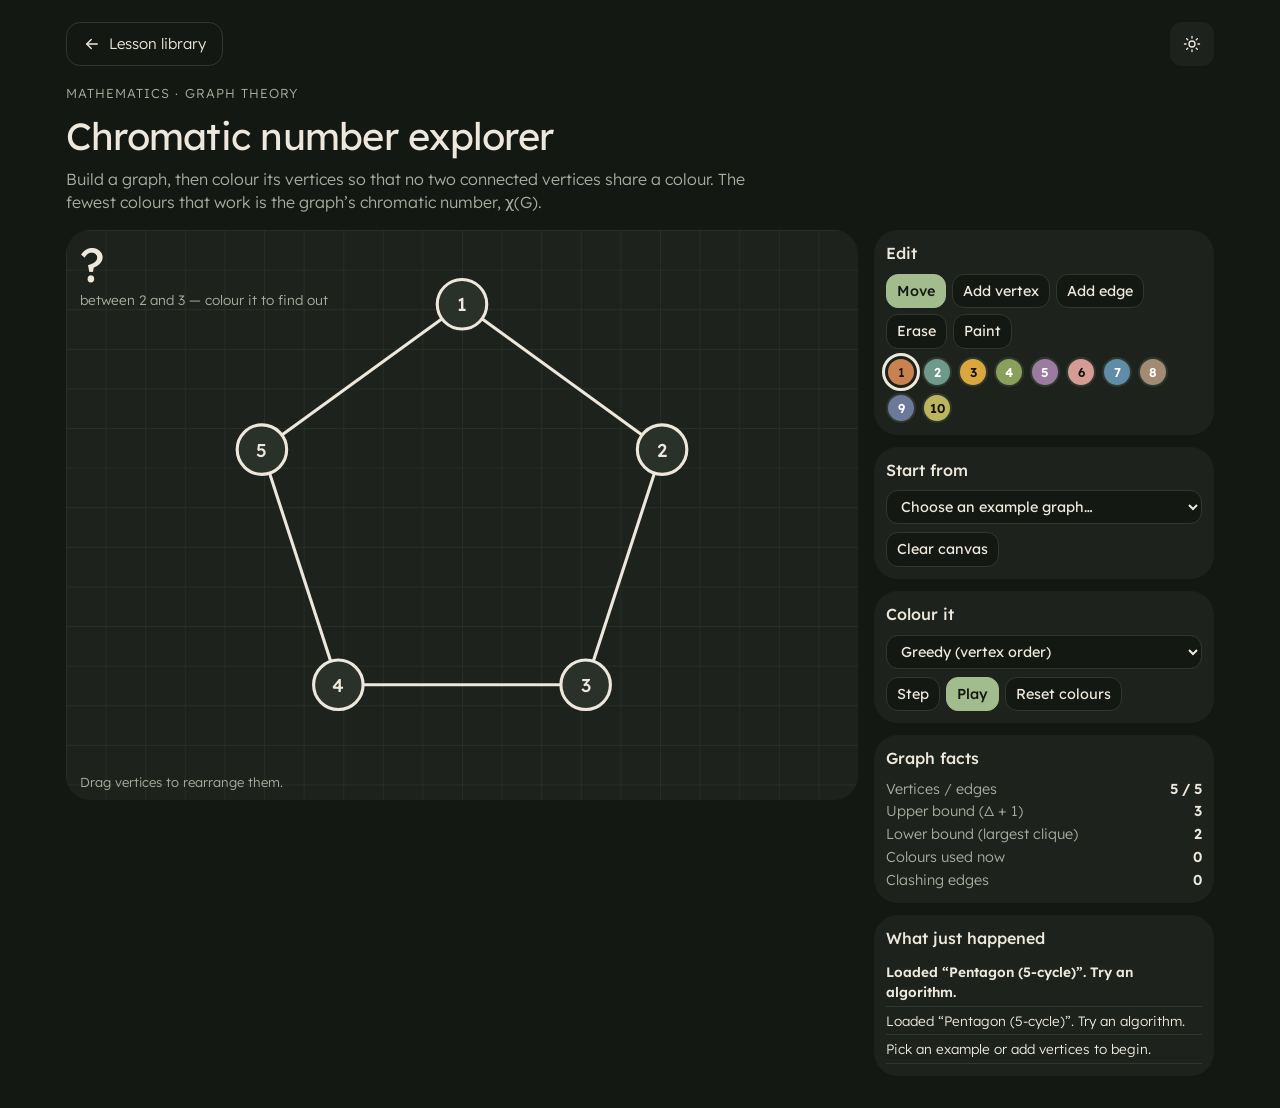
<file: lessons/maths/module-1/chromatic-number.html>
<!DOCTYPE html>
<html lang="en" data-theme="dark"><head><meta charset="utf-8"><title>Chromatic number · PSY:KOS lesson</title><script>try{document.documentElement.setAttribute('data-theme',localStorage.getItem('psykos-theme')||'dark')}catch(e){document.documentElement.setAttribute('data-theme','dark')}</script><link rel="preconnect" href="https://fonts.googleapis.com"><link rel="preconnect" href="https://fonts.gstatic.com" crossorigin><link rel="stylesheet" href="https://fonts.googleapis.com/css2?family=Lexend:wght@300;400;500;600&display=swap"><link rel="icon" href="../../../assets/logo-light.png">

<meta name="viewport" content="width=device-width, initial-scale=1, viewport-fit=cover">


<style>
:root,:root[data-theme="dark"]{--bg:#141813;--panel:#1D221C;--ink:#EEE8DC;--muted:#A7AE9F;--line:#30382E;--accent:#A3BC8E;--bad:#E58A6E;--grid:#2C342A;--node:#2A3128;--on:#141813;--ink-x:#EEE8DC;--muted-x:#A7AE9F;--line-x:#30382E;--panel-x:#1D221C;color-scheme:dark;box-sizing:border-box;padding-top:env(safe-area-inset-top,0px);padding-bottom:env(safe-area-inset-bottom,0px)}
:root[data-theme="light"]{--bg:#F1ECE2;--panel:#FBF8F2;--ink:#1E281D;--muted:#5A6454;--line:#E3DBCB;--accent:#4E6A44;--bad:#B0432D;--grid:#DDD4C2;--node:#ECE5D7;--on:#FBF8F2;--ink-x:#1E281D;--muted-x:#5A6454;--line-x:#E3DBCB;--panel-x:#FBF8F2;color-scheme:light}




*{box-sizing:border-box}
html{scroll-padding-top:env(safe-area-inset-top,0px)}
body{margin:0;background:var(--bg);color:var(--ink);font-family:"Lexend",system-ui,sans-serif;line-height:1.45}
main{max-width:1180px;margin:0 auto;padding:18px 16px 32px}
h1{font-size:clamp(1.6rem,4vw,2.4rem);font-weight:800;margin:0 0 4px;letter-spacing:-.02em}
.lede{margin:0 0 16px;color:var(--muted);max-width:70ch}
.layout{display:grid;grid-template-columns:minmax(0,1fr) 340px;gap:16px}
@media(max-width:900px){.layout{grid-template-columns:1fr}}
.stage{background:var(--panel);border:1px solid var(--line);border-radius:10px;position:relative;overflow:hidden}
svg{display:block;width:100%;height:auto;touch-action:none;user-select:none}
.readout{position:absolute;top:10px;left:14px;pointer-events:none}
.readout b{font-size:3rem;font-weight:800;line-height:1;display:block}
.readout span{font-size:.85rem;color:var(--muted)}
.hint{position:absolute;bottom:8px;left:14px;right:14px;font-size:.82rem;color:var(--muted);pointer-events:none}
.side{display:flex;flex-direction:column;gap:12px}
.box{background:var(--panel);border:1px solid var(--line);border-radius:10px;padding:12px}
.box h2{font-size:1rem;margin:0 0 8px;font-weight:600}
.row{display:flex;flex-wrap:wrap;gap:6px}
button,select{font:inherit;font-size:.9rem;color:var(--ink);background:var(--bg);border:1px solid var(--line);border-radius:6px;padding:6px 10px;cursor:pointer}
button:hover{border-color:var(--accent)}
button[aria-pressed="true"]{background:var(--accent);color:var(--panel);border-color:var(--accent)}
button.go{background:var(--accent);color:var(--panel);border-color:var(--accent);font-weight:600}
:focus-visible{outline:3px solid var(--accent);outline-offset:2px}
select{width:100%;margin-bottom:8px}
.sw{width:30px;height:30px;padding:0;border-radius:50%;border:2px solid var(--line);font-weight:600;font-size:.8rem}
.sw[aria-pressed="true"]{outline:3px solid var(--ink);outline-offset:1px;border-color:var(--panel)}
dl{display:grid;grid-template-columns:auto 1fr;gap:2px 12px;margin:0;font-size:.9rem}
dt{color:var(--muted)}dd{margin:0;font-weight:600;text-align:right}
#log{list-style:none;margin:0;padding:0;max-height:210px;overflow:auto;font-size:.85rem}
#log li{padding:4px 0;border-bottom:1px solid var(--line)}
#log li:first-child{font-weight:600}
.edge{stroke:var(--ink);stroke-width:2.5}
.edge.bad{stroke:var(--bad);stroke-width:4;stroke-dasharray:7 5}
.hit{stroke:transparent;stroke-width:16;cursor:pointer}
.node circle{stroke:var(--ink);stroke-width:2.5;cursor:grab}
.node text{font-weight:800;font-size:15px;pointer-events:none;text-anchor:middle;dominant-baseline:central}
.ring{fill:none;stroke:var(--accent);stroke-width:4}
@media (prefers-reduced-motion:no-preference){.node circle{transition:fill .25s}}

/* ---- PSY:KOS look ---- */
*{box-sizing:border-box}
body{font-family:"Lexend",system-ui,sans-serif !important;font-weight:300}
h1{font-family:"Lexend",system-ui,sans-serif !important;font-weight:400 !important;letter-spacing:-0.02em;font-size:clamp(28px,4.5vw,38px) !important}
h2,.card h2,.box h2{font-family:"Lexend",system-ui,sans-serif !important;font-weight:500 !important;font-size:16px !important}
b,strong{font-weight:500}
button,select{font-family:"Lexend",system-ui,sans-serif !important}
.psy-bar{display:flex;align-items:center;justify-content:space-between;gap:12px;padding:4px 0 18px}
.psy-back{display:inline-flex;align-items:center;gap:8px;height:44px;padding:0 16px;border-radius:14px;border:1px solid var(--line-x);color:var(--ink-x);text-decoration:none;font-size:15px}
.psy-back svg,.psy-theme svg{width:18px;height:18px}
.psy-theme{width:44px;height:44px;border-radius:999px;border:0 !important;padding:0 !important;background:var(--panel-x) !important;color:var(--ink-x);display:inline-flex;align-items:center;justify-content:center}
.psy-sun{display:block}.psy-moon{display:none}
:root[data-theme="light"] .psy-sun{display:none}:root[data-theme="light"] .psy-moon{display:block}
.psy-kicker{display:block;font-size:13px;letter-spacing:.08em;text-transform:uppercase;color:var(--muted-x);margin-bottom:6px}

.stage,.box{border:0 !important;border-radius:24px !important}
button,select{border-radius:12px !important;font-weight:400}
button.go,button[aria-pressed="true"]{color:var(--on) !important;font-weight:500 !important}
.sw{border-radius:50% !important}
.readout b{font-weight:400 !important}
.layout{align-items:start}
.node text{font-family:"Lexend",system-ui,sans-serif !important;font-weight:500 !important}
</style>
</head>
<body>
<main><div class="psy-bar"><a class="psy-back" href="../../../lessons.html#Mathematics/1"><svg aria-hidden="true" viewBox="0 0 24 24" fill="none" stroke="currentColor" stroke-width="1.8" stroke-linecap="round" stroke-linejoin="round"><path d="M19 12H5"/><path d="M11 18l-6-6 6-6"/></svg>Lesson library</a><button class="psy-theme" type="button" id="psy-theme" aria-label="Switch theme"><svg class="psy-sun" aria-hidden="true" viewBox="0 0 24 24" fill="none" stroke="currentColor" stroke-width="1.8" stroke-linecap="round"><circle cx="12" cy="12" r="4"/><path d="M12 2v2M12 20v2M4.9 4.9l1.4 1.4M17.7 17.7l1.4 1.4M2 12h2M20 12h2M4.9 19.1l1.4-1.4M17.7 6.3l1.4-1.4"/></svg><svg class="psy-moon" aria-hidden="true" viewBox="0 0 24 24" fill="none" stroke="currentColor" stroke-width="1.8" stroke-linecap="round" stroke-linejoin="round"><path d="M20 14.5A8 8 0 0 1 9.5 4a8 8 0 1 0 10.5 10.5z"/></svg></button></div><span class="psy-kicker">Mathematics · Graph theory</span>
<h1>Chromatic number explorer</h1>
<p class="lede">Build a graph, then colour its vertices so that no two connected vertices share a colour. The fewest colours that work is the graph’s chromatic number, χ(G).</p>
<div class="layout">
  <div class="stage">
    <svg id="g" viewBox="0 0 640 460" role="img" aria-label="Graph canvas">
      <defs><pattern id="p" width="32" height="32" patternUnits="userSpaceOnUse"><path d="M32 0H0V32" fill="none" stroke="var(--grid)" stroke-width="1"></path></pattern></defs>
      <rect width="640" height="460" fill="url(#p)"></rect>
      <g id="layer"></g>
    </svg>
    <div class="readout"><b id="chi">?</b><span id="chiNote">between 2 and 3 — colour it to find out</span></div>
    <div class="hint" id="hint">Drag vertices to rearrange them.</div>
  </div>
  <div class="side">
    <div class="box"><h2>Edit</h2>
      <div class="row" id="tools">
        <button data-t="move" aria-pressed="true">Move</button>
        <button data-t="vertex" aria-pressed="false">Add vertex</button>
        <button data-t="edge" aria-pressed="false">Add edge</button>
        <button data-t="erase" aria-pressed="false">Erase</button>
        <button data-t="paint" aria-pressed="false">Paint</button>
      </div>
      <div class="row" id="pal" style="margin-top:8px" aria-label="Colour palette"></div>
    </div>
    <div class="box"><h2>Start from</h2>
      <select id="preset" aria-label="Example graph">
        <option value="">Choose an example graph…</option>
        <option value="tri">Triangle</option><option value="c5">Pentagon (5-cycle)</option>
        <option value="k4">Complete graph K4</option><option value="k33">Bipartite K3,3</option>
        <option value="w5">Wheel with 5 spokes</option><option value="pet">Petersen graph</option>
        <option value="rnd">Random graph</option>
      </select>
      <button id="clear">Clear canvas</button>
    </div>
    <div class="box"><h2>Colour it</h2>
      <select id="algo" aria-label="Algorithm">
        <option value="greedy">Greedy (vertex order)</option>
        <option value="wp">Welsh–Powell (highest degree first)</option>
        <option value="dsatur">DSATUR (most constrained first)</option>
        <option value="exact">Exact search (finds χ)</option>
      </select>
      <div class="row"><button id="step">Step</button><button id="play" class="go">Play</button><button id="reset">Reset colours</button></div>
    </div>
    <div class="box"><h2>Graph facts</h2>
      <dl><dt>Vertices / edges</dt><dd id="sN">5 / 5</dd>
      <dt>Upper bound (Δ + 1)</dt><dd id="sU">3</dd>
      <dt>Lower bound (largest clique)</dt><dd id="sL">2</dd>
      <dt>Colours used now</dt><dd id="sC">0</dd>
      <dt>Clashing edges</dt><dd id="sB">0</dd></dl>
    </div>
    <div class="box"><h2>What just happened</h2><ul id="log"><li>Loaded “Pentagon (5-cycle)”. Try an algorithm.</li><li>Pick an example or add vertices to begin.</li></ul></div>
  </div>
</div>
</main>
<script>
const COLORS=["#C9824F","#6F9A8B","#D9A73E","#8A9F5B","#9C7BA0","#D69C94","#5F8DA8","#A38B73","#6B7A99","#BDB55E"];
const MAXN=22;
let nodes=[],edges=[],tool="move",sel=null,brush=0,steps=[],si=0,timer=null,chi=null,cur=null,drag=null;
const svg=document.getElementById("g"),layer=document.getElementById("layer"),$=id=>document.getElementById(id);
const key=(a,b)=>a<b?a+"-"+b:b+"-"+a;
const has=(a,b)=>edges.some(e=>key(e[0],e[1])===key(a,b));
const adj=()=>{const A=nodes.map(()=>[]);edges.forEach(([a,b])=>{A[a].push(b);A[b].push(a)});return A};
const lum=h=>{const n=parseInt(h.slice(1),16);return .299*(n>>16)+.587*((n>>8)&255)+.114*(n&255)};
function pt(e){const p=svg.createSVGPoint();p.x=e.clientX;p.y=e.clientY;return p.matrixTransform(svg.getScreenCTM().inverse())}
function log(m){const li=document.createElement("li");li.textContent=m;$("log").prepend(li)}

/* palette */
COLORS.forEach((c,i)=>{const b=document.createElement("button");b.className="sw";b.style.background=c;b.style.color=lum(c)>150?"#111":"#fff";b.textContent=i+1;b.setAttribute("aria-pressed",i===0);b.setAttribute("aria-label","Colour "+(i+1));
b.onclick=()=>{brush=i;setTool("paint");[...$("pal").children].forEach((x,j)=>x.setAttribute("aria-pressed",j===i))};$("pal").append(b)});

function setTool(t){tool=t;sel=null;[...$("tools").children].forEach(b=>b.setAttribute("aria-pressed",b.dataset.t===t));
$("hint").textContent={move:"Drag vertices to rearrange them.",vertex:"Click empty space to add a vertex.",edge:"Click one vertex, then another, to connect them. Click an existing edge’s endpoints again to do nothing.",erase:"Click a vertex or an edge to remove it.",paint:"Pick a colour above, then click vertices to colour them by hand."}[t];render()}
$("tools").onclick=e=>{if(e.target.dataset.t)setTool(e.target.dataset.t)};

/* graph edits */
function changed(){pause();steps=[];si=0;chi=null;cur=null;render()}
function delNode(i){nodes.splice(i,1);edges=edges.filter(e=>e[0]!==i&&e[1]!==i).map(e=>e.map(x=>x>i?x-1:x))}
svg.addEventListener("pointerdown",e=>{
  const n=e.target.closest("[data-n]"),ed=e.target.closest("[data-e]");
  if(n){const i=+n.dataset.n;
    if(tool==="move"||tool==="vertex"){drag=i;svg.setPointerCapture?.(e.pointerId)}
    else if(tool==="edge"){if(sel===null)sel=i;else{if(sel!==i&&!has(sel,i)){edges.push([sel,i]);changed()}sel=null}render()}
    else if(tool==="erase"){delNode(i);changed()}
    else if(tool==="paint"){nodes[i].c=brush;pause();steps=[];chi=null;cur=null;render()}
  }else if(ed){if(tool==="erase"){edges.splice(+ed.dataset.e,1);changed()}}
  else{if(tool==="vertex"){if(nodes.length>=MAXN){log("Limit of "+MAXN+" vertices reached.");return}const p=pt(e);nodes.push({x:p.x,y:p.y,c:-1});changed()}else if(sel!==null){sel=null;render()}}
});
window.addEventListener("pointermove",e=>{if(drag===null)return;const p=pt(e);nodes[drag].x=Math.max(24,Math.min(616,p.x));nodes[drag].y=Math.max(24,Math.min(436,p.y));render()});
window.addEventListener("pointerup",()=>{drag=null});

/* analysis */
function omega(){const A=adj().map(a=>new Set(a));let best=nodes.length?1:0;
  (function ext(size,cand){if(size>best)best=size;cand.forEach((v,k)=>ext(size+1,cand.slice(k+1).filter(u=>A[v].has(u))))})(0,nodes.map((_,i)=>i));return best}
function conflicts(){return edges.filter(([a,b])=>nodes[a].c>=0&&nodes[a].c===nodes[b].c).length}

/* algorithms: each returns a list of steps {v,c,t,fin} */
function plan(name){
  const n=nodes.length,A=adj(),col=Array(n).fill(-1),out=[];
  const used=v=>[...new Set(A[v].map(x=>col[x]).filter(c=>c>=0))].sort((a,b)=>a-b);
  const free=v=>{const u=new Set(used(v));let c=0;while(u.has(c))c++;return c};
  const fmt=u=>u.length?"{"+u.map(c=>c+1).join(", ")+"}":"nothing yet";
  if(name==="greedy"||name==="wp"){
    const order=[...Array(n).keys()];
    if(name==="wp")order.sort((a,b)=>A[b].length-A[a].length||a-b);
    order.forEach(v=>{const c=free(v);out.push({v,c,t:`Vertex ${v+1} (degree ${A[v].length}): neighbours use ${fmt(used(v))}, so take colour ${c+1}.`});col[v]=c});
  }else if(name==="dsatur"){
    const left=new Set(nodes.map((_,i)=>i));
    while(left.size){let b=-1,bs=-1,bd=-1;
      left.forEach(v=>{const s=used(v).length,d=A[v].length;if(s>bs||(s===bs&&d>bd)){b=v;bs=s;bd=d}});
      const c=free(b);out.push({v:b,c,t:`Vertex ${b+1} sees ${bs} different colour${bs===1?"":"s"} around it, the most of any uncoloured vertex. Take colour ${c+1}.`});col[b]=c;left.delete(b)}
  }else{
    const order=[...Array(n).keys()].sort((a,b)=>A[b].length-A[a].length);
    const lo=Math.max(1,omega());let found=null,k=lo;
    for(;k<=n;k++){let work=0;const t=Array(n).fill(-1);
      const bt=(i,m)=>{if(i===n)return true;if(++work>3e6)return false;const v=order[i];
        for(let c=0;c<=Math.min(k-1,m);c++){if(A[v].some(u=>t[u]===c))continue;t[v]=c;if(bt(i+1,Math.max(m,c+1)))return true;t[v]=-1}return false};
      if(bt(0,0)){found=t.slice();log(`Try ${k} colours: a valid colouring exists.`);break}
      log(`Try ${k} colours: every arrangement clashes, so ${k} is not enough.`)}
    if(!found){log("Search stopped early; the graph is too tangled for this demo.");return[]}
    const kk=k;order.forEach((v,i)=>out.push({v,c:found[v],t:`Place vertex ${v+1} in colour ${found[v]+1}.`,fin:i===n-1?()=>{chi=kk;log(`χ(G) = ${kk}: ${kk===lo&&lo>1?"a clique of that size forces it, and ":""}${kk} colours work while ${kk-1} cannot.`)}:null}));
  }
  return out;
}
function start(){pause();nodes.forEach(n=>n.c=-1);chi=null;cur=null;const name=$("algo").value;
  log(`Running ${$("algo").selectedOptions[0].text}.`);
  steps=nodes.length?plan(name):[];si=0;render()}
function step(){
  if(!steps.length||si>=steps.length){if(steps.length){pause();return}start();if(!steps.length)return}
  const s=steps[si++];nodes[s.v].c=s.c;cur=s.v;log(s.t);s.fin&&s.fin();
  if(si>=steps.length){pause();cur=null;if(!chi&&conflicts()===0)log(`Done with ${new Set(nodes.map(n=>n.c)).size} colours. This is an upper bound on χ(G), not always the minimum.`)}
  render()}
function pause(){if(timer){clearInterval(timer);timer=null}$("play").textContent="Play"}
function play(){if(timer){pause();return}if(!steps.length||si>=steps.length){start();if(!steps.length)return}
  $("play").textContent="Pause";step();if(si<steps.length)timer=setInterval(step,650)}
$("step").onclick=()=>{pause();step()};$("play").onclick=play;
$("reset").onclick=()=>{pause();nodes.forEach(n=>n.c=-1);steps=[];si=0;chi=null;cur=null;render()};
$("algo").onchange=()=>{pause();steps=[];si=0};
$("clear").onclick=()=>{nodes=[];edges=[];changed();log("Canvas cleared.")};

/* presets */
function ring(n,cx=320,cy=230,r=170,off=-Math.PI/2){return Array.from({length:n},(_,i)=>({x:cx+r*Math.cos(off+2*Math.PI*i/n),y:cy+r*Math.sin(off+2*Math.PI*i/n),c:-1}))}
$("preset").onchange=e=>{const v=e.target.value;if(!v)return;let N=[],E=[];
  const cyc=(a,n)=>{for(let i=0;i<n;i++)E.push([a+i,a+(i+1)%n])};
  if(v==="tri"){N=ring(3);cyc(0,3)}
  else if(v==="c5"){N=ring(5);cyc(0,5)}
  else if(v==="k4"){N=ring(4,320,230,160,-Math.PI/4);for(let i=0;i<4;i++)for(let j=i+1;j<4;j++)E.push([i,j])}
  else if(v==="k33"){N=[100,230,360].map(y=>({x:200,y:y,c:-1})).concat([100,230,360].map(y=>({x:440,y:y,c:-1})));for(let i=0;i<3;i++)for(let j=3;j<6;j++)E.push([i,j])}
  else if(v==="w5"){N=ring(5).concat([{x:320,y:230,c:-1}]);cyc(0,5);for(let i=0;i<5;i++)E.push([i,5])}
  else if(v==="pet"){N=ring(5,320,230,190).concat(ring(5,320,230,90));cyc(0,5);for(let i=0;i<5;i++){E.push([i,i+5]);E.push([5+i,5+(i+2)%5])}}
  else{const n=9;N=Array.from({length:n},()=>({x:60+Math.random()*520,y:50+Math.random()*360,c:-1}));
    for(let i=0;i<n;i++)for(let j=i+1;j<n;j++)if(Math.random()<.33)E.push([i,j])}
  nodes=N;edges=E;sel=null;changed();log(`Loaded “${e.target.selectedOptions[0].text}”. Try an algorithm.`);e.target.value=""};

/* render */
function render(){
  let h="";
  edges.forEach(([a,b],i)=>{const A=nodes[a],B=nodes[b],bad=A.c>=0&&A.c===B.c;
    h+=`<g data-e="${i}"><line class="hit" x1="${A.x}" y1="${A.y}" x2="${B.x}" y2="${B.y}"/><line class="edge${bad?" bad":""}" x1="${A.x}" y1="${A.y}" x2="${B.x}" y2="${B.y}" pointer-events="none"/></g>`});
  nodes.forEach((n,i)=>{const f=n.c>=0?COLORS[n.c%COLORS.length]:"var(--node)",tc=n.c>=0?(lum(f)>150?"#111":"#fff"):"var(--ink)";
    h+=`<g class="node" data-n="${i}">${i===sel||i===cur?`<circle class="ring" cx="${n.x}" cy="${n.y}" r="27" style="fill:none"/>`:""}<circle cx="${n.x}" cy="${n.y}" r="20" fill="${f}"/><text x="${n.x}" y="${n.y}" fill="${tc}">${i+1}</text></g>`});
  layer.innerHTML=h;
  const A=adj(),n=nodes.length,m=edges.length,delta=Math.max(0,...A.map(a=>a.length)),w=omega();
  const used=new Set(nodes.map(x=>x.c).filter(c=>c>=0)).size,bad=conflicts(),full=n&&nodes.every(x=>x.c>=0);
  $("sN").textContent=n+" / "+m;$("sU").textContent=n?delta+1:"–";$("sL").textContent=n?w:"–";$("sC").textContent=used;$("sB").textContent=bad;
  let show=chi,note="chromatic number";
  if(show===null&&full&&!bad&&used===w){show=used}
  if(show!==null)note="chromatic number, proven";
  else if(n&&full&&!bad){show="≤ "+used;note=`${used} colours work; could fewer? (at least ${w})`}
  else if(n){show="?";note=`between ${w} and ${delta+1} — colour it to find out`}
  else{show="–"}
  $("chi").textContent=show;$("chiNote").textContent=note;
}
setTool("move");
$("preset").value="c5";$("preset").onchange({target:$("preset")});
</script>


<script>
(function(){var b=document.getElementById('psy-theme');function lab(){b.setAttribute('aria-label',document.documentElement.getAttribute('data-theme')==='light'?'Switch to dark mode':'Switch to light mode')}lab();
b.addEventListener('click',function(){var t=document.documentElement.getAttribute('data-theme')==='light'?'dark':'light';document.documentElement.setAttribute('data-theme',t);try{localStorage.setItem('psykos-theme',t)}catch(e){}lab()});
window.addEventListener('storage',function(e){if(e.key==='psykos-theme'&&e.newValue){document.documentElement.setAttribute('data-theme',e.newValue);lab()}});})();
</script>
</body></html>
</file>
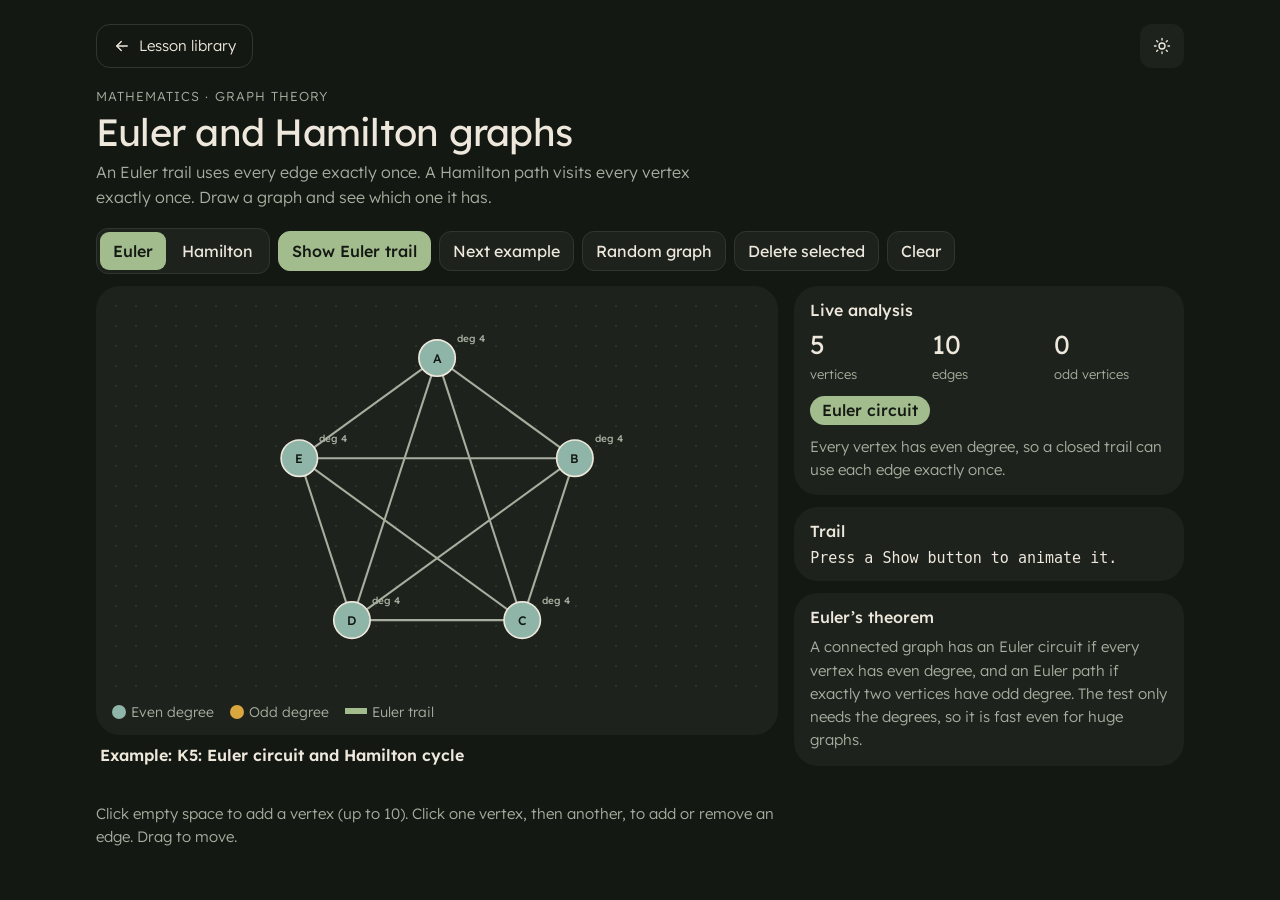
<file: lessons/maths/module-1/euler-and-hamilton-graphs.html>
<!DOCTYPE html>
<html lang="en" data-theme="dark"><head><meta charset="utf-8"><title>Euler and Hamilton graphs · PSY:KOS lesson</title><script>try{document.documentElement.setAttribute('data-theme',localStorage.getItem('psykos-theme')||'dark')}catch(e){document.documentElement.setAttribute('data-theme','dark')}</script><link rel="preconnect" href="https://fonts.googleapis.com"><link rel="preconnect" href="https://fonts.gstatic.com" crossorigin><link rel="stylesheet" href="https://fonts.googleapis.com/css2?family=Lexend:wght@300;400;500;600&display=swap"><link rel="icon" href="../../../assets/logo-light.png">

<meta name="viewport" content="width=device-width, initial-scale=1, viewport-fit=cover">

<style>
:root,:root[data-theme="dark"]{--bg:#141813;--card:#1D221C;--tx:#EEE8DC;--mut:#A7AE9F;--bd:#30382E;--pri:#A3BC8E;--u:#8EB5A8;--v:#D9A73E;--bad:#E58A6E;--ok:#A3BC8E;--node:#2A3128;--dot:#2C342A;--on:#141813;--ink-x:#EEE8DC;--muted-x:#A7AE9F;--line-x:#30382E;--panel-x:#1D221C;color-scheme:dark;box-sizing:border-box;padding-top:env(safe-area-inset-top,0px);padding-bottom:env(safe-area-inset-bottom,0px)}
:root[data-theme="light"]{--bg:#F1ECE2;--card:#FBF8F2;--tx:#1E281D;--mut:#5A6454;--bd:#E3DBCB;--pri:#4E6A44;--u:#86ACA0;--v:#C9952E;--bad:#B0432D;--ok:#4E6A44;--node:#ECE5D7;--dot:#DDD4C2;--on:#FBF8F2;--ink-x:#1E281D;--muted-x:#5A6454;--line-x:#E3DBCB;--panel-x:#FBF8F2;color-scheme:light}




html{scroll-padding-top:env(safe-area-inset-top,0px)}
body{margin:0;background:var(--bg);color:var(--tx);font:16px/1.55 "Lexend",system-ui,sans-serif}
main{max-width:1120px;margin:0 auto;padding:20px 16px 40px}
h1{font:700 clamp(28px,5vw,44px)/1.1 "Lexend",system-ui,sans-serif;margin:0 0 6px}
.lead{color:var(--mut);margin:0 0 18px;max-width:64ch}
.bar{display:flex;flex-wrap:wrap;gap:8px;align-items:center;margin-bottom:12px}
.seg{display:inline-flex;border:1.5px solid var(--pri);border-radius:10px;overflow:hidden}
button{font:inherit;color:var(--tx);background:var(--card);border:1.5px solid var(--bd);border-radius:10px;padding:7px 13px;cursor:pointer}
button:hover{border-color:var(--pri)}
button:focus-visible{outline:3px solid var(--pri);outline-offset:2px}
.seg button{border:0;border-radius:0;background:transparent;color:var(--pri);font-weight:600}
.seg button[aria-pressed="true"]{background:var(--pri);color:var(--card)}
.go{background:var(--pri);color:var(--card);border-color:var(--pri);font-weight:600}
.wrap{display:grid;grid-template-columns:minmax(0,1.75fr) minmax(250px,1fr);gap:16px}
@media(max-width:820px){.wrap{grid-template-columns:1fr}}
.stage{background:var(--card);border:1.5px solid var(--bd);border-radius:14px;padding:8px}
svg{display:block;width:100%;height:auto;touch-action:none;border-radius:10px;background-image:radial-gradient(var(--dot) 1.2px,transparent 1.3px);background-size:20px 20px}
.edge{stroke:var(--mut);stroke-width:2.5}
.edge.t-euler{stroke:var(--pri);stroke-width:7}
.edge.t-ham{stroke:var(--v);stroke-width:7}
.num circle{fill:var(--card);stroke:var(--tx);stroke-width:1.5}
.num text{fill:var(--tx);font:700 12px system-ui,sans-serif;text-anchor:middle;dominant-baseline:central}
.node circle{stroke:var(--tx);stroke-width:2;cursor:pointer}
.node.sel circle{stroke:var(--pri);stroke-width:6}
.node.cur circle{stroke:var(--bad);stroke-width:6}
.node text{fill:#0b1220;font:700 15px "Lexend",system-ui,sans-serif;text-anchor:middle;dominant-baseline:central;pointer-events:none}
.node.neu text{fill:var(--tx)}
.deg{fill:var(--mut);font:600 12px system-ui,sans-serif;text-anchor:start}
.legend{display:flex;flex-wrap:wrap;gap:6px 16px;padding:8px 6px 2px;color:var(--mut);font-size:14px}
.sw{display:inline-block;width:14px;height:14px;border-radius:50%;vertical-align:-2px;margin-right:5px}
.ln{display:inline-block;width:22px;height:0;border-top:6px solid;vertical-align:3px;margin-right:5px}
.side{display:flex;flex-direction:column;gap:12px}
.card{background:var(--card);border:1.5px solid var(--bd);border-radius:14px;padding:14px 16px}
.card h2{font:700 18px "Lexend",system-ui,sans-serif;margin:0 0 8px}
.stats{display:grid;grid-template-columns:repeat(3,1fr);gap:8px;margin-bottom:10px}
.stats b{display:block;font:700 26px "Lexend",system-ui,sans-serif}
.stats span{color:var(--mut);font-size:13px}
.verdict{display:inline-block;padding:2px 12px;border-radius:99px;font-weight:700;color:#fff;margin:0 6px 4px 0}
.verdict.yes{background:var(--ok)}.verdict.no{background:var(--bad)}.verdict.na{background:var(--mut)}
.note{color:var(--mut);font-size:15px;margin:6px 0 0}
#seq{font:600 15px ui-monospace,Consolas,monospace;color:var(--tx);overflow-wrap:anywhere}
#msg{min-height:22px;color:var(--bad);font-size:14px;margin:6px 4px 0}
#cap{color:var(--tx);font-weight:600;margin:8px 4px 0}

/* ---- PSY:KOS look ---- */
*{box-sizing:border-box}
body{font-family:"Lexend",system-ui,sans-serif !important;font-weight:300}
h1{font-family:"Lexend",system-ui,sans-serif !important;font-weight:400 !important;letter-spacing:-0.02em;font-size:clamp(28px,4.5vw,38px) !important}
h2,.card h2,.box h2{font-family:"Lexend",system-ui,sans-serif !important;font-weight:500 !important;font-size:16px !important}
b,strong{font-weight:500}
button,select{font-family:"Lexend",system-ui,sans-serif !important}
.psy-bar{display:flex;align-items:center;justify-content:space-between;gap:12px;padding:4px 0 18px}
.psy-back{display:inline-flex;align-items:center;gap:8px;height:44px;padding:0 16px;border-radius:14px;border:1px solid var(--line-x);color:var(--ink-x);text-decoration:none;font-size:15px}
.psy-back svg,.psy-theme svg{width:18px;height:18px}
.psy-theme{width:44px;height:44px;border-radius:999px;border:0 !important;padding:0 !important;background:var(--panel-x) !important;color:var(--ink-x);display:inline-flex;align-items:center;justify-content:center}
.psy-sun{display:block}.psy-moon{display:none}
:root[data-theme="light"] .psy-sun{display:none}:root[data-theme="light"] .psy-moon{display:block}
.psy-kicker{display:block;font-size:13px;letter-spacing:.08em;text-transform:uppercase;color:var(--muted-x);margin-bottom:6px}

.stage,.card{border:0 !important;border-radius:24px !important}
.stage{padding:10px !important}
svg{border-radius:16px !important}
button{border-radius:12px !important;border:1px solid var(--bd) !important;font-weight:400}
button:hover{border-color:var(--pri) !important}
.seg{border:1px solid var(--bd) !important;border-radius:12px !important;padding:3px;gap:3px;background:var(--card)}
.seg button{border:0 !important;border-radius:9px !important;color:var(--tx) !important;font-weight:400 !important}
.seg button[aria-pressed="true"]{background:var(--pri) !important;color:var(--on) !important;font-weight:500 !important}
.go{background:var(--pri) !important;color:var(--on) !important;border-color:var(--pri) !important;font-weight:500 !important}
.stats b{font-family:"Lexend",system-ui,sans-serif !important;font-weight:400 !important}
.verdict{color:var(--on) !important;font-weight:500 !important}
.verdict.na{background:var(--bd) !important;color:var(--tx) !important}
.node text{fill:#141813 !important;font-family:"Lexend",system-ui,sans-serif !important;font-weight:500 !important}
.node.neu text{fill:var(--tx) !important}
.num text,.deg,.ord,.hd{font-family:"Lexend",system-ui,sans-serif !important;font-weight:500 !important}
pre,#seq{font-family:ui-monospace,Consolas,monospace !important;font-weight:400 !important}
</style>
</head>
<body>
<main><div class="psy-bar"><a class="psy-back" href="../../../lessons.html#Mathematics/1"><svg aria-hidden="true" viewBox="0 0 24 24" fill="none" stroke="currentColor" stroke-width="1.8" stroke-linecap="round" stroke-linejoin="round"><path d="M19 12H5"/><path d="M11 18l-6-6 6-6"/></svg>Lesson library</a><button class="psy-theme" type="button" id="psy-theme" aria-label="Switch theme"><svg class="psy-sun" aria-hidden="true" viewBox="0 0 24 24" fill="none" stroke="currentColor" stroke-width="1.8" stroke-linecap="round"><circle cx="12" cy="12" r="4"/><path d="M12 2v2M12 20v2M4.9 4.9l1.4 1.4M17.7 17.7l1.4 1.4M2 12h2M20 12h2M4.9 19.1l1.4-1.4M17.7 6.3l1.4-1.4"/></svg><svg class="psy-moon" aria-hidden="true" viewBox="0 0 24 24" fill="none" stroke="currentColor" stroke-width="1.8" stroke-linecap="round" stroke-linejoin="round"><path d="M20 14.5A8 8 0 0 1 9.5 4a8 8 0 1 0 10.5 10.5z"/></svg></button></div><span class="psy-kicker">Mathematics · Graph theory</span>
  <h1>Euler and Hamilton graphs</h1>
  <p class="lead">An Euler trail uses every edge exactly once. A Hamilton path visits every vertex exactly once. Draw a graph and see which one it has.</p>
  <div class="bar">
    <div class="seg" role="group" aria-label="Topic">
      <button id="me" aria-pressed="true">Euler</button>
      <button id="mh" aria-pressed="false">Hamilton</button>
    </div>
    <button id="t1" class="go">Show Euler trail</button>
    <button id="t2" class="go" style="display: none;">Show Hamilton cycle</button>
    <button id="t3" class="go" style="display: none;">Show Hamilton path</button>
    <button id="ex">Next example</button>
    <button id="rnd">Random graph</button>
    <button id="del">Delete selected</button>
    <button id="clr">Clear</button>
  </div>
  <div class="wrap">
    <div>
      <div class="stage">
        <svg id="c" viewBox="0 0 800 480" role="img" aria-label="Graph drawing area"><line x1="400" y1="75" x2="566.4348903516518" y2="195.92202598438422" class="edge"></line><line x1="400" y1="75" x2="502.8624191511828" y2="391.57797401561584" class="edge"></line><line x1="400" y1="75" x2="297.1375808488172" y2="391.57797401561584" class="edge"></line><line x1="400" y1="75" x2="233.5651096483481" y2="195.92202598438422" class="edge"></line><line x1="566.4348903516518" y1="195.92202598438422" x2="502.8624191511828" y2="391.57797401561584" class="edge"></line><line x1="566.4348903516518" y1="195.92202598438422" x2="297.1375808488172" y2="391.57797401561584" class="edge"></line><line x1="566.4348903516518" y1="195.92202598438422" x2="233.5651096483481" y2="195.92202598438422" class="edge"></line><line x1="502.8624191511828" y1="391.57797401561584" x2="297.1375808488172" y2="391.57797401561584" class="edge"></line><line x1="502.8624191511828" y1="391.57797401561584" x2="233.5651096483481" y2="195.92202598438422" class="edge"></line><line x1="297.1375808488172" y1="391.57797401561584" x2="233.5651096483481" y2="195.92202598438422" class="edge"></line><g class="node" data-id="1"><circle cx="400" cy="75" r="22" fill="var(--u)"></circle><text x="400" y="75">A</text></g><text x="424" y="55" class="deg">deg 4</text><g class="node" data-id="2"><circle cx="566.4348903516518" cy="195.92202598438422" r="22" fill="var(--u)"></circle><text x="566.4348903516518" y="195.92202598438422">B</text></g><text x="590.4348903516518" y="175.92202598438422" class="deg">deg 4</text><g class="node" data-id="3"><circle cx="502.8624191511828" cy="391.57797401561584" r="22" fill="var(--u)"></circle><text x="502.8624191511828" y="391.57797401561584">C</text></g><text x="526.8624191511828" y="371.57797401561584" class="deg">deg 4</text><g class="node" data-id="4"><circle cx="297.1375808488172" cy="391.57797401561584" r="22" fill="var(--u)"></circle><text x="297.1375808488172" y="391.57797401561584">D</text></g><text x="321.1375808488172" y="371.57797401561584" class="deg">deg 4</text><g class="node" data-id="5"><circle cx="233.5651096483481" cy="195.92202598438422" r="22" fill="var(--u)"></circle><text x="233.5651096483481" y="195.92202598438422">E</text></g><text x="257.5651096483481" y="175.92202598438422" class="deg">deg 4</text></svg>
        <div class="legend" id="legend"><span><i class="sw" style="background:var(--u)"></i>Even degree</span><span><i class="sw" style="background:var(--v)"></i>Odd degree</span><span><i class="ln" style="border-color:var(--pri)"></i>Euler trail</span></div>
      </div>
      <div id="cap">Example: K5: Euler circuit and Hamilton cycle</div>
      <div id="msg" aria-live="polite"></div>
      <p class="note">Click empty space to add a vertex (up to 10). Click one vertex, then another, to add or remove an edge. Drag to move.</p>
    </div>
    <div class="side">
      <div class="card">
        <h2 id="ah">Live analysis</h2>
        <div class="stats">
          <div><b id="s1">5</b><span id="l1">vertices</span></div>
          <div><b id="s2">10</b><span id="l2">edges</span></div>
          <div><b id="s3">0</b><span id="l3">odd vertices</span></div>
        </div>
        <div id="ver"><span class="verdict yes">Euler circuit</span></div>
        <p class="note" id="why">Every vertex has even degree, so a closed trail can use each edge exactly once.</p>
      </div>
      <div class="card"><h2>Trail</h2><div id="seq">Press a Show button to animate it.</div></div>
      <div class="card"><h2 id="th">Euler’s theorem</h2><p class="note" id="tx" style="margin:0">A connected graph has an Euler circuit if every vertex has even degree, and an Euler path if exactly two vertices have odd degree. The test only needs the degrees, so it is fast even for huge graphs.</p></div>
    </div>
  </div>
</main>
<script>
const NS='http://www.w3.org/2000/svg',svg=document.getElementById('c'),$=id=>document.getElementById(id);
let nodes=[],edges=[],mode='euler',sel=null,uid=0,cnt=0,drag=null,tr=null,timer=null,exi=0;
const byId=id=>nodes.find(n=>n.id===id),key=(a,b)=>a<b?a+'-'+b:b+'-'+a,clamp=(v,a,b)=>Math.max(a,Math.min(b,v));
const lab=id=>byId(id).label;
function el(t,a,p){const e=document.createElementNS(NS,t);for(const k in a)e.setAttribute(k,a[k]);if(p)p.appendChild(e);return e}
function pt(ev){const p=svg.createSVGPoint();p.x=ev.clientX;p.y=ev.clientY;return p.matrixTransform(svg.getScreenCTM().inverse())}
function msg(t){$('msg').textContent=t||''}
function stop(){clearInterval(timer);timer=null;tr=null}

/* ---------- graph editing ---------- */
function addNode(x,y){
  if(nodes.length>=10){msg('This demo supports up to 10 vertices so Hamilton checks stay instant.');return}
  nodes.push({id:++uid,label:String.fromCharCode(65+(cnt++%26)),x:clamp(x,30,770),y:clamp(y,30,450)});
}
function toggleEdge(a,b){
  if(a===b)return;const k=key(a,b),i=edges.findIndex(e=>key(e[0],e[1])===k);
  i>=0?edges.splice(i,1):edges.push([a,b]);
}
function delSel(){if(sel===null)return;nodes=nodes.filter(n=>n.id!==sel);edges=edges.filter(e=>e[0]!==sel&&e[1]!==sel);sel=null;stop();render()}

/* ---------- algorithms ---------- */
function ham(adj,cycle){
  const ids=nodes.map(n=>n.id),n=ids.length;if(!n||(cycle&&n<3))return null;
  const dfs=(path,vis)=>{
    if(path.length===n)return(!cycle||adj[path[n-1]].includes(path[0]))?path.slice():null;
    for(const v of adj[path[path.length-1]])if(!vis.has(v)){vis.add(v);path.push(v);const r=dfs(path,vis);if(r)return r;path.pop();vis.delete(v)}
    return null};
  for(const s of cycle?[ids[0]]:ids){const r=dfs([s],new Set([s]));if(r)return r}
  return null;
}
function analyze(){
  const adj={},deg={},odd=[];nodes.forEach(n=>adj[n.id]=[]);edges.forEach(([a,b])=>{adj[a].push(b);adj[b].push(a)});
  nodes.forEach(n=>{deg[n.id]=adj[n.id].length;if(deg[n.id]%2)odd.push(n.id)});
  const act=nodes.filter(n=>deg[n.id]>0);let conn=true;
  if(act.length){const seen=new Set([act[0].id]),q=[act[0].id];
    while(q.length){const u=q.pop();adj[u].forEach(v=>{if(!seen.has(v)){seen.add(v);q.push(v)}})}
    conn=act.every(n=>seen.has(n.id))}
  const euler=edges.length&&conn?(odd.length===0?'circuit':odd.length===2?'path':'none'):'none';
  return{adj,deg,odd,conn,euler,hc:ham(adj,true),hp:ham(adj,false),minDeg:nodes.length?Math.min(...nodes.map(n=>deg[n.id])):0};
}
function eulerTrail(A){ /* Hierholzer's algorithm */
  const start=A.euler==='path'?A.odd[0]:(sel!==null&&A.deg[sel]>0?sel:nodes.find(n=>A.deg[n.id]>0).id);
  const adj={};nodes.forEach(n=>adj[n.id]=[...A.adj[n.id]]);
  const used=new Set(),stack=[start],out=[];
  while(stack.length){
    const v=stack[stack.length-1];let w=null;
    while(adj[v].length){const c=adj[v].pop();if(!used.has(key(v,c))){used.add(key(v,c));w=c;break}}
    w!==null?stack.push(w):out.push(stack.pop());
  }
  return out.reverse();
}
function show(kind){
  const A=analyze();stop();msg('');let v=null;
  if(kind==='euler'){if(A.euler==='none'){msg('No Euler trail exists for this graph.');render();return}v=eulerTrail(A)}
  else if(kind==='hc'){if(!A.hc){msg('No Hamilton cycle exists for this graph.');render();return}v=[...A.hc,A.hc[0]]}
  else{if(!A.hp){msg('No Hamilton path exists for this graph.');render();return}v=A.hp}
  tr={v,k:0,kind:kind==='euler'?'euler':'ham'};
  timer=setInterval(()=>{tr.k++;render();if(tr.k>=tr.v.length-1){clearInterval(timer);timer=null}},650);
  render();
}

/* ---------- drawing ---------- */
function render(){
  svg.innerHTML='';const A=analyze();
  edges.forEach(([a,b])=>{const p=byId(a),q=byId(b);el('line',{x1:p.x,y1:p.y,x2:q.x,y2:q.y,class:'edge'},svg)});
  const seen=new Set();
  if(tr){
    for(let i=0;i<tr.k;i++){
      const p=byId(tr.v[i]),q=byId(tr.v[i+1]);seen.add(tr.v[i]);seen.add(tr.v[i+1]);
      el('line',{x1:p.x,y1:p.y,x2:q.x,y2:q.y,class:'edge t-'+tr.kind},svg);
      const g=el('g',{class:'num'},svg),mx=(p.x+q.x)/2,my=(p.y+q.y)/2;
      el('circle',{cx:mx,cy:my,r:10},g);el('text',{x:mx,y:my},g).textContent=i+1;
    }
    if(tr.k===0)seen.add(tr.v[0]);
  }
  nodes.forEach(n=>{
    let fill='var(--node)',neu=true;
    if(mode==='euler'){fill=A.deg[n.id]%2?'var(--v)':'var(--u)';neu=false}
    else if(seen.has(n.id)){fill='var(--v)';neu=false}
    const cur=tr&&tr.v[tr.k]===n.id;
    const g=el('g',{class:'node'+(neu?' neu':'')+(n.id===sel?' sel':'')+(cur?' cur':''),'data-id':n.id},svg);
    el('circle',{cx:n.x,cy:n.y,r:22,fill},g);el('text',{x:n.x,y:n.y},g).textContent=n.label;
    if(mode==='euler')el('text',{x:n.x+24,y:n.y-20,class:'deg'},svg).textContent='deg '+A.deg[n.id];
  });
  panel(A);
}
const tag=(ok,t)=>'<span class="verdict '+(ok===null?'na':ok?'yes':'no')+'">'+t+'</span>';
function panel(A){
  const E=mode==='euler',n=nodes.length;
  $('t1').style.display=E?'':'none';$('t2').style.display=$('t3').style.display=E?'none':'';
  $('s1').textContent=n;$('s2').textContent=edges.length;
  $('l3').textContent=E?'odd vertices':'min degree';$('s3').textContent=E?A.odd.length:A.minDeg;
  if(E){
    $('ver').innerHTML=tag(A.euler!=='none',A.euler==='circuit'?'Euler circuit':A.euler==='path'?'Euler path':'No Euler trail');
    $('why').textContent=!edges.length?'Add some edges to begin.':!A.conn?'The edges are not all in one connected piece, so no single trail can cover them.'
      :A.euler==='circuit'?'Every vertex has even degree, so a closed trail can use each edge exactly once.'
      :A.euler==='path'?'Exactly two vertices ('+A.odd.map(lab).join(', ')+') have odd degree. An open trail must start at one and end at the other.'
      :A.odd.length+' vertices have odd degree. A trail can have at most two of them, at its two ends.';
    $('th').textContent='Euler’s theorem';
    $('tx').textContent='A connected graph has an Euler circuit if every vertex has even degree, and an Euler path if exactly two vertices have odd degree. The test only needs the degrees, so it is fast even for huge graphs.';
    $('legend').innerHTML='<span><i class="sw" style="background:var(--u)"></i>Even degree</span><span><i class="sw" style="background:var(--v)"></i>Odd degree</span><span><i class="ln" style="border-color:var(--pri)"></i>Euler trail</span>';
  }else{
    $('ver').innerHTML=tag(!!A.hc,n<3?'Cycle needs 3+ vertices':A.hc?'Hamilton cycle':'No Hamilton cycle')+tag(!!A.hp,A.hp?'Hamilton path':'No Hamilton path');
    $('why').textContent=n>=3&&A.minDeg>=n/2?'Dirac’s theorem applies: every vertex has degree at least n/2, so a Hamilton cycle is guaranteed.'
      :'No simple degree test decides this. The page searches all vertex orders with backtracking.';
    $('th').textContent='Hamilton’s problem';
    $('tx').textContent='A Hamilton path visits every vertex exactly once; a Hamilton cycle also returns to its start. Unlike the Euler case, no simple rule decides it, and the best known exact methods grow exponentially.';
    $('legend').innerHTML='<span><i class="ln" style="border-color:var(--v)"></i>Hamilton route</span><span><i class="sw" style="background:var(--v)"></i>Visited vertex</span>';
  }
  $('seq').textContent=tr?tr.v.slice(0,tr.k+1).map(lab).join(' → '):'Press a Show button to animate it.';
}

/* ---------- examples ---------- */
function ring(k,cx,cy,r){return Array.from({length:k},(_,i)=>[cx+r*Math.cos(2*Math.PI*i/k-Math.PI/2),cy+r*Math.sin(2*Math.PI*i/k-Math.PI/2)])}
function setG(pos,es){nodes=pos.map((p,i)=>({id:++uid,label:String.fromCharCode(65+i),x:p[0],y:p[1]}));cnt=pos.length;edges=es.map(([a,b])=>[nodes[a].id,nodes[b].id])}
const EX=[
 {n:'K5: Euler circuit and Hamilton cycle',f:()=>{const e=[];for(let i=0;i<5;i++)for(let j=i+1;j<5;j++)e.push([i,j]);setG(ring(5,400,250,175),e)}},
 {n:'Envelope: Euler path (two odd vertices) and Hamilton cycle',f:()=>setG([[260,380],[540,380],[540,200],[260,200],[400,80]],[[0,1],[1,2],[2,3],[3,0],[0,2],[1,3],[3,4],[2,4]])},
 {n:'Bowtie: Euler circuit but no Hamilton cycle',f:()=>setG([[200,120],[200,360],[400,240],[600,120],[600,360]],[[0,1],[0,2],[1,2],[2,3],[2,4],[3,4]])},
 {n:'K3,3: Hamilton cycle but no Euler trail',f:()=>setG(ring(6,400,250,175),[[0,1],[1,2],[2,3],[3,4],[4,5],[5,0],[0,3],[1,4],[2,5]])}
];
function loadEx(){stop();sel=null;msg('');const x=EX[exi++%EX.length];x.f();$('cap').textContent='Example: '+x.n;render()}
function random(){
  stop();sel=null;msg('');const k=6,es=[];
  for(let i=0;i<k;i++)for(let j=i+1;j<k;j++)if(Math.random()<0.5)es.push([i,j]);
  setG(ring(k,400,250,170),es);$('cap').textContent='Random graph';render();
}
function setMode(m){mode=m;stop();msg('');$('me').setAttribute('aria-pressed',m==='euler');$('mh').setAttribute('aria-pressed',m==='ham');render()}

/* ---------- pointer interaction ---------- */
svg.addEventListener('pointerdown',ev=>{const g=ev.target.closest('.node'),p=pt(ev);drag={id:g?+g.dataset.id:null,sx:p.x,sy:p.y,moved:false};svg.setPointerCapture(ev.pointerId)});
svg.addEventListener('pointermove',ev=>{
  if(!drag||drag.id===null)return;const p=pt(ev);
  if(!drag.moved&&Math.hypot(p.x-drag.sx,p.y-drag.sy)<6)return;
  drag.moved=true;const n=byId(drag.id);n.x=clamp(p.x,30,770);n.y=clamp(p.y,30,450);render();
});
svg.addEventListener('pointerup',()=>{
  if(!drag)return;const d=drag;drag=null;if(d.moved)return;stop();msg('');$('cap').textContent='';
  if(d.id===null){addNode(d.sx,d.sy);sel=null}
  else if(sel===null)sel=d.id;else if(sel===d.id)sel=null;else{toggleEdge(sel,d.id);sel=null}
  render();
});
svg.addEventListener('pointercancel',()=>{drag=null});
$('me').onclick=()=>setMode('euler');$('mh').onclick=()=>setMode('ham');
$('t1').onclick=()=>show('euler');$('t2').onclick=()=>show('hc');$('t3').onclick=()=>show('hp');
$('ex').onclick=loadEx;$('rnd').onclick=random;$('del').onclick=delSel;
$('clr').onclick=()=>{nodes=[];edges=[];cnt=0;sel=null;stop();msg('');$('cap').textContent='';render()};
loadEx();
</script>


<script>
(function(){var b=document.getElementById('psy-theme');function lab(){b.setAttribute('aria-label',document.documentElement.getAttribute('data-theme')==='light'?'Switch to dark mode':'Switch to light mode')}lab();
b.addEventListener('click',function(){var t=document.documentElement.getAttribute('data-theme')==='light'?'dark':'light';document.documentElement.setAttribute('data-theme',t);try{localStorage.setItem('psykos-theme',t)}catch(e){}lab()});
window.addEventListener('storage',function(e){if(e.key==='psykos-theme'&&e.newValue){document.documentElement.setAttribute('data-theme',e.newValue);lab()}});})();
</script>
</body></html>
</file>
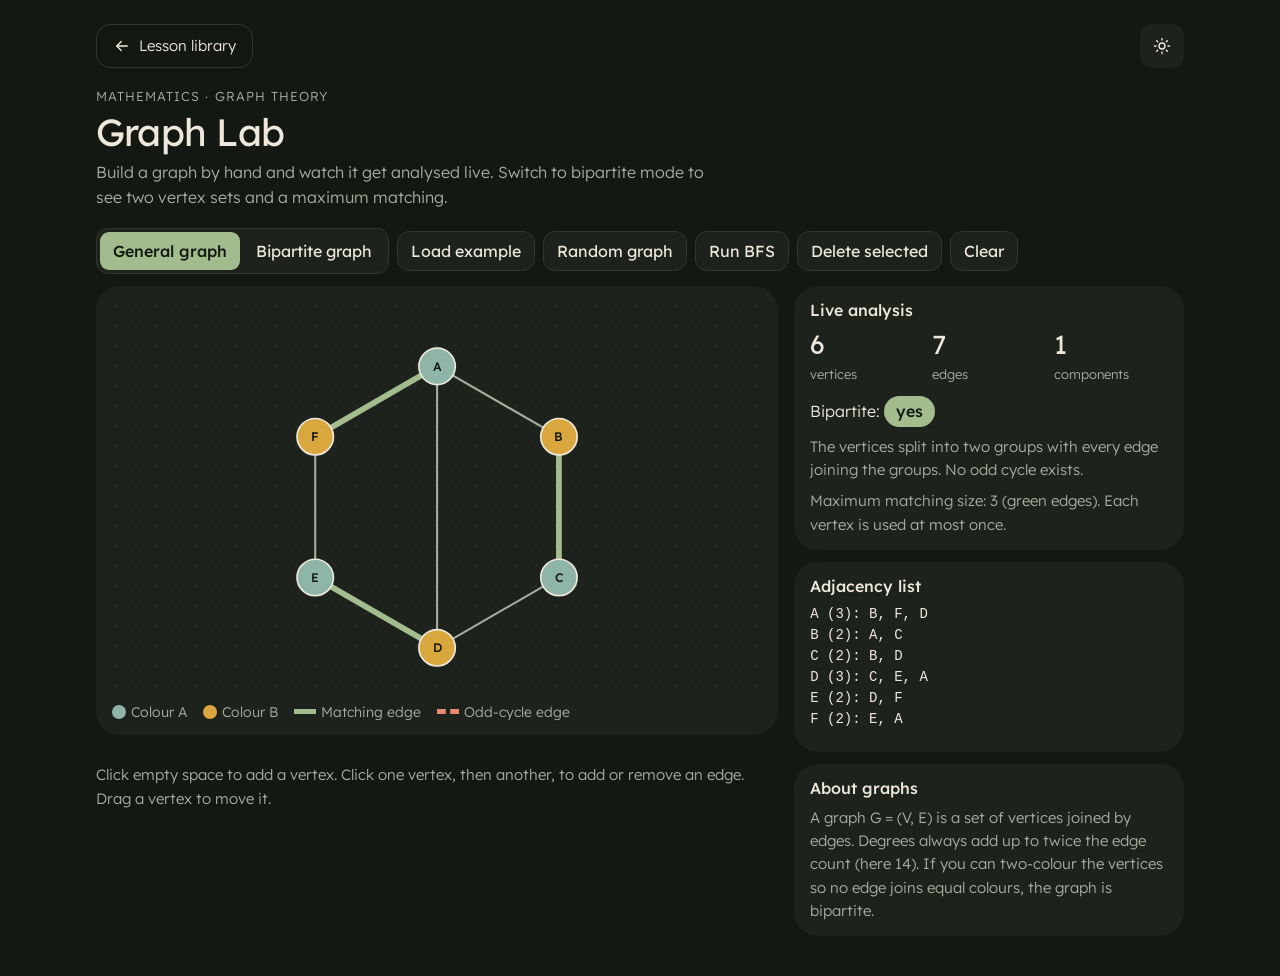
<file: lessons/maths/module-1/graphs-and-bipartite-graphs.html>
<!DOCTYPE html>
<html lang="en" data-theme="dark"><head><meta charset="utf-8"><title>Graphs and bipartite graphs · PSY:KOS lesson</title><script>try{document.documentElement.setAttribute('data-theme',localStorage.getItem('psykos-theme')||'dark')}catch(e){document.documentElement.setAttribute('data-theme','dark')}</script><link rel="preconnect" href="https://fonts.googleapis.com"><link rel="preconnect" href="https://fonts.gstatic.com" crossorigin><link rel="stylesheet" href="https://fonts.googleapis.com/css2?family=Lexend:wght@300;400;500;600&display=swap"><link rel="icon" href="../../../assets/logo-light.png">

<meta name="viewport" content="width=device-width, initial-scale=1, viewport-fit=cover">

<style>
:root,:root[data-theme="dark"]{--bg:#141813;--card:#1D221C;--tx:#EEE8DC;--mut:#A7AE9F;--bd:#30382E;--pri:#A3BC8E;--u:#8EB5A8;--v:#D9A73E;--bad:#E58A6E;--ok:#A3BC8E;--node:#2A3128;--dot:#2C342A;--on:#141813;--ink-x:#EEE8DC;--muted-x:#A7AE9F;--line-x:#30382E;--panel-x:#1D221C;color-scheme:dark;box-sizing:border-box;padding-top:env(safe-area-inset-top,0px);padding-bottom:env(safe-area-inset-bottom,0px)}
:root[data-theme="light"]{--bg:#F1ECE2;--card:#FBF8F2;--tx:#1E281D;--mut:#5A6454;--bd:#E3DBCB;--pri:#4E6A44;--u:#86ACA0;--v:#C9952E;--bad:#B0432D;--ok:#4E6A44;--node:#ECE5D7;--dot:#DDD4C2;--on:#FBF8F2;--ink-x:#1E281D;--muted-x:#5A6454;--line-x:#E3DBCB;--panel-x:#FBF8F2;color-scheme:light}




html{scroll-padding-top:env(safe-area-inset-top,0px)}
body{margin:0;background:var(--bg);color:var(--tx);font:16px/1.55 "Lexend",system-ui,sans-serif}
main{max-width:1120px;margin:0 auto;padding:20px 16px 40px}
h1{font:700 clamp(28px,5vw,44px)/1.1 "Lexend",system-ui,sans-serif;margin:0 0 6px}
.lead{color:var(--mut);margin:0 0 18px;max-width:62ch}
.bar{display:flex;flex-wrap:wrap;gap:8px;align-items:center;margin-bottom:12px}
.seg{display:inline-flex;border:1.5px solid var(--pri);border-radius:10px;overflow:hidden}
button{font:inherit;color:var(--tx);background:var(--card);border:1.5px solid var(--bd);border-radius:10px;padding:7px 13px;cursor:pointer}
button:hover{border-color:var(--pri)}
button:focus-visible{outline:3px solid var(--pri);outline-offset:2px}
.seg button{border:0;border-radius:0;background:transparent;color:var(--pri);font-weight:600}
.seg button[aria-pressed="true"]{background:var(--pri);color:var(--card)}
.wrap{display:grid;grid-template-columns:minmax(0,1.75fr) minmax(250px,1fr);gap:16px}
@media(max-width:820px){.wrap{grid-template-columns:1fr}}
.stage{background:var(--card);border:1.5px solid var(--bd);border-radius:14px;padding:8px}
svg{display:block;width:100%;height:auto;touch-action:none;border-radius:10px;
background-image:radial-gradient(var(--dot) 1.2px,transparent 1.3px);background-size:20px 20px}
.edge{stroke:var(--mut);stroke-width:2.5}
.edge.m{stroke:var(--ok);stroke-width:7}
.edge.odd{stroke:var(--bad);stroke-width:5;stroke-dasharray:9 6}
.div{stroke:var(--bd);stroke-width:2;stroke-dasharray:4 8}
.hd{fill:var(--mut);font:700 18px "Lexend",system-ui,sans-serif;text-anchor:middle}
.node circle{stroke:var(--tx);stroke-width:2;cursor:pointer}
.node.sel circle{stroke:var(--pri);stroke-width:6}
.node.vis circle{stroke:var(--pri);stroke-width:4}
.node text{fill:#0b1220;font:700 15px "Lexend",system-ui,sans-serif;text-anchor:middle;dominant-baseline:central;pointer-events:none}
.node.neu text{fill:var(--tx)}
.ord{fill:var(--pri);font:700 13px system-ui,sans-serif;text-anchor:middle}
.legend{display:flex;flex-wrap:wrap;gap:6px 16px;padding:8px 6px 2px;color:var(--mut);font-size:14px}
.sw{display:inline-block;width:14px;height:14px;border-radius:50%;vertical-align:-2px;margin-right:5px}
.ln{display:inline-block;width:22px;height:0;border-top:5px solid;vertical-align:3px;margin-right:5px}
.side{display:flex;flex-direction:column;gap:12px}
.card{background:var(--card);border:1.5px solid var(--bd);border-radius:14px;padding:14px 16px}
.card h2{font:700 18px "Lexend",system-ui,sans-serif;margin:0 0 8px}
.stats{display:grid;grid-template-columns:repeat(3,1fr);gap:8px;margin-bottom:10px}
.stats b{display:block;font:700 26px "Lexend",system-ui,sans-serif}
.stats span{color:var(--mut);font-size:13px}
.verdict{display:inline-block;padding:3px 12px;border-radius:99px;font-weight:700;color:#fff}
.verdict.yes{background:var(--ok)}.verdict.no{background:var(--bad)}
pre{margin:8px 0 0;font:14px/1.5 ui-monospace,Consolas,monospace;white-space:pre-wrap;color:var(--tx)}
.note{color:var(--mut);font-size:15px;margin:0}
#msg{min-height:22px;color:var(--bad);font-size:14px;margin:6px 4px 0}

/* ---- PSY:KOS look ---- */
*{box-sizing:border-box}
body{font-family:"Lexend",system-ui,sans-serif !important;font-weight:300}
h1{font-family:"Lexend",system-ui,sans-serif !important;font-weight:400 !important;letter-spacing:-0.02em;font-size:clamp(28px,4.5vw,38px) !important}
h2,.card h2,.box h2{font-family:"Lexend",system-ui,sans-serif !important;font-weight:500 !important;font-size:16px !important}
b,strong{font-weight:500}
button,select{font-family:"Lexend",system-ui,sans-serif !important}
.psy-bar{display:flex;align-items:center;justify-content:space-between;gap:12px;padding:4px 0 18px}
.psy-back{display:inline-flex;align-items:center;gap:8px;height:44px;padding:0 16px;border-radius:14px;border:1px solid var(--line-x);color:var(--ink-x);text-decoration:none;font-size:15px}
.psy-back svg,.psy-theme svg{width:18px;height:18px}
.psy-theme{width:44px;height:44px;border-radius:999px;border:0 !important;padding:0 !important;background:var(--panel-x) !important;color:var(--ink-x);display:inline-flex;align-items:center;justify-content:center}
.psy-sun{display:block}.psy-moon{display:none}
:root[data-theme="light"] .psy-sun{display:none}:root[data-theme="light"] .psy-moon{display:block}
.psy-kicker{display:block;font-size:13px;letter-spacing:.08em;text-transform:uppercase;color:var(--muted-x);margin-bottom:6px}

.stage,.card{border:0 !important;border-radius:24px !important}
.stage{padding:10px !important}
svg{border-radius:16px !important}
button{border-radius:12px !important;border:1px solid var(--bd) !important;font-weight:400}
button:hover{border-color:var(--pri) !important}
.seg{border:1px solid var(--bd) !important;border-radius:12px !important;padding:3px;gap:3px;background:var(--card)}
.seg button{border:0 !important;border-radius:9px !important;color:var(--tx) !important;font-weight:400 !important}
.seg button[aria-pressed="true"]{background:var(--pri) !important;color:var(--on) !important;font-weight:500 !important}
.go{background:var(--pri) !important;color:var(--on) !important;border-color:var(--pri) !important;font-weight:500 !important}
.stats b{font-family:"Lexend",system-ui,sans-serif !important;font-weight:400 !important}
.verdict{color:var(--on) !important;font-weight:500 !important}
.verdict.na{background:var(--bd) !important;color:var(--tx) !important}
.node text{fill:#141813 !important;font-family:"Lexend",system-ui,sans-serif !important;font-weight:500 !important}
.node.neu text{fill:var(--tx) !important}
.num text,.deg,.ord,.hd{font-family:"Lexend",system-ui,sans-serif !important;font-weight:500 !important}
pre,#seq{font-family:ui-monospace,Consolas,monospace !important;font-weight:400 !important}
</style>
</head>
<body>
<main><div class="psy-bar"><a class="psy-back" href="../../../lessons.html#Mathematics/1"><svg aria-hidden="true" viewBox="0 0 24 24" fill="none" stroke="currentColor" stroke-width="1.8" stroke-linecap="round" stroke-linejoin="round"><path d="M19 12H5"/><path d="M11 18l-6-6 6-6"/></svg>Lesson library</a><button class="psy-theme" type="button" id="psy-theme" aria-label="Switch theme"><svg class="psy-sun" aria-hidden="true" viewBox="0 0 24 24" fill="none" stroke="currentColor" stroke-width="1.8" stroke-linecap="round"><circle cx="12" cy="12" r="4"/><path d="M12 2v2M12 20v2M4.9 4.9l1.4 1.4M17.7 17.7l1.4 1.4M2 12h2M20 12h2M4.9 19.1l1.4-1.4M17.7 6.3l1.4-1.4"/></svg><svg class="psy-moon" aria-hidden="true" viewBox="0 0 24 24" fill="none" stroke="currentColor" stroke-width="1.8" stroke-linecap="round" stroke-linejoin="round"><path d="M20 14.5A8 8 0 0 1 9.5 4a8 8 0 1 0 10.5 10.5z"/></svg></button></div><span class="psy-kicker">Mathematics · Graph theory</span>
  <h1>Graph Lab</h1>
  <p class="lead">Build a graph by hand and watch it get analysed live. Switch to bipartite mode to see two vertex sets and a maximum matching.</p>
  <div class="bar">
    <div class="seg" role="group" aria-label="Graph type">
      <button id="mg" aria-pressed="true">General graph</button>
      <button id="mb" aria-pressed="false">Bipartite graph</button>
    </div>
    <button id="ex">Load example</button>
    <button id="rnd">Random graph</button>
    <button id="bfs">Run BFS</button>
    <button id="del">Delete selected</button>
    <button id="clr">Clear</button>
  </div>
  <div class="wrap">
    <div>
      <div class="stage">
        <svg id="c" viewBox="0 0 800 480" role="img" aria-label="Graph drawing area"><line x1="400" y1="85" x2="547.2243186433545" y2="170" class="edge"></line><line x1="547.2243186433545" y1="170" x2="547.2243186433545" y2="340" class="edge m"></line><line x1="547.2243186433545" y1="340" x2="400" y2="425" class="edge"></line><line x1="400" y1="425" x2="252.77568135664546" y2="340.00000000000006" class="edge m"></line><line x1="252.77568135664546" y1="340.00000000000006" x2="252.77568135664544" y2="170" class="edge"></line><line x1="252.77568135664544" y1="170" x2="400" y2="85" class="edge m"></line><line x1="400" y1="85" x2="400" y2="425" class="edge"></line><g class="node" data-id="1"><circle cx="400" cy="85" r="22" fill="var(--u)"></circle><text x="400" y="85">A</text></g><g class="node" data-id="2"><circle cx="547.2243186433545" cy="170" r="22" fill="var(--v)"></circle><text x="547.2243186433545" y="170">B</text></g><g class="node" data-id="3"><circle cx="547.2243186433545" cy="340" r="22" fill="var(--u)"></circle><text x="547.2243186433545" y="340">C</text></g><g class="node" data-id="4"><circle cx="400" cy="425" r="22" fill="var(--v)"></circle><text x="400" y="425">D</text></g><g class="node" data-id="5"><circle cx="252.77568135664546" cy="340.00000000000006" r="22" fill="var(--u)"></circle><text x="252.77568135664546" y="340.00000000000006">E</text></g><g class="node" data-id="6"><circle cx="252.77568135664544" cy="170" r="22" fill="var(--v)"></circle><text x="252.77568135664544" y="170">F</text></g></svg>
        <div class="legend" id="legend"><span><i class="sw" style="background:var(--u)"></i>Colour A</span><span><i class="sw" style="background:var(--v)"></i>Colour B</span><span><i class="ln" style="border-color:var(--ok)"></i>Matching edge</span><span><i class="ln" style="border-color:var(--bad);border-top-style:dashed"></i>Odd-cycle edge</span></div>
      </div>
      <div id="msg" aria-live="polite"></div>
      <p class="note">Click empty space to add a vertex. Click one vertex, then another, to add or remove an edge. Drag a vertex to move it.</p>
    </div>
    <div class="side">
      <div class="card">
        <h2>Live analysis</h2>
        <div class="stats">
          <div><b id="sv">6</b><span>vertices</span></div>
          <div><b id="se">7</b><span>edges</span></div>
          <div><b id="sc">1</b><span>components</span></div>
        </div>
        <div>Bipartite: <span id="vd" class="verdict yes">yes</span></div>
        <p class="note" id="why" style="margin-top:8px">The vertices split into two groups with every edge joining the groups. No odd cycle exists.</p>
        <p class="note" id="mt" style="margin-top:8px">Maximum matching size: 3 (green edges). Each vertex is used at most once.</p>
      </div>
      <div class="card"><h2>Adjacency list</h2><pre id="adj">A (3): B, F, D
B (2): A, C
C (2): B, D
D (3): C, E, A
E (2): D, F
F (2): E, A</pre><pre id="bo"></pre></div>
      <div class="card"><h2 id="th">About graphs</h2><p class="note" id="tx">A graph G = (V, E) is a set of vertices joined by edges. Degrees always add up to twice the edge count (here 14). If you can two-colour the vertices so no edge joins equal colours, the graph is bipartite.</p></div>
    </div>
  </div>
</main>
<script>
const NS='http://www.w3.org/2000/svg',svg=document.getElementById('c');
const $=id=>document.getElementById(id);
const S={graph:{n:[],e:[],c:0,ei:0},bip:{n:[],e:[],cu:0,cv:0,ei:0}};
let mode='graph',sel=null,uid=0,drag=null,bfs=[],timer=null;
const st=()=>S[mode],byId=id=>st().n.find(n=>n.id===id);
const key=(a,b)=>a<b?a+'-'+b:b+'-'+a,clamp=(v,a,b)=>Math.max(a,Math.min(b,v));
function el(t,a,p){const e=document.createElementNS(NS,t);for(const k in a)e.setAttribute(k,a[k]);if(p)p.appendChild(e);return e}
function pt(ev){const p=svg.createSVGPoint();p.x=ev.clientX;p.y=ev.clientY;return p.matrixTransform(svg.getScreenCTM().inverse())}
function msg(t){$('msg').textContent=t||''}
function stopBfs(){clearInterval(timer);timer=null;bfs=[]}

function addNode(x,y){
  const s=st(),nd={id:++uid,x:clamp(x,30,770),y:clamp(y,45,450)};
  if(mode==='bip'){nd.side=x<400?0:1;nd.x=nd.side?640:160;nd.label=(nd.side?'v':'u')+(nd.side?++s.cv:++s.cu)}
  else nd.label=String.fromCharCode(65+(s.c++%26));
  s.n.push(nd);
}
function toggleEdge(a,b){
  if(a===b)return;const s=st();
  if(mode==='bip'&&byId(a).side===byId(b).side){msg('In a bipartite graph, every edge must join set U to set V.');return}
  const k=key(a,b),i=s.e.findIndex(e=>key(e[0],e[1])===k);
  i>=0?s.e.splice(i,1):s.e.push([a,b]);msg('');
}
function clickNode(id){
  if(sel===null)sel=id;else if(sel===id)sel=null;else{toggleEdge(sel,id);sel=null}
}
function delSel(){
  if(sel===null)return;const s=st();
  s.n=s.n.filter(n=>n.id!==sel);s.e=s.e.filter(e=>e[0]!==sel&&e[1]!==sel);sel=null;stopBfs();render();
}

/* ---- analysis: BFS two-colouring, odd cycle, maximum matching ---- */
function analyze(){
  const s=st(),adj={};s.n.forEach(n=>adj[n.id]=[]);
  s.e.forEach(([a,b])=>{adj[a].push(b);adj[b].push(a)});
  const col={},par={},dep={},odd=new Set();let comps=0,bip=true;
  for(const n of s.n){
    if(col[n.id]!==undefined)continue;
    comps++;col[n.id]=0;dep[n.id]=0;par[n.id]=null;const q=[n.id];
    while(q.length){
      const u=q.shift();
      for(const v of adj[u]){
        if(col[v]===undefined){col[v]=1-col[u];par[v]=u;dep[v]=dep[u]+1;q.push(v)}
        else if(col[v]===col[u]&&bip){
          bip=false;let a=u,b=v;odd.add(key(a,b));
          while(a!==b){if(dep[a]>=dep[b]){odd.add(key(a,par[a]));a=par[a]}else{odd.add(key(b,par[b]));b=par[b]}}
        }
      }
    }
  }
  const match={};let size=0;
  if(bip){
    const side=id=>mode==='bip'?byId(id).side:col[id];
    const aug=(u,seen)=>{for(const v of adj[u]){if(seen.has(v))continue;seen.add(v);
      if(match[v]===undefined||aug(match[v],seen)){match[v]=u;match[u]=v;return true}}return false};
    for(const n of s.n)if(side(n.id)===0&&aug(n.id,new Set()))size++;
  }
  return{adj,col,comps,odd,bip,match,size};
}

/* ---- drawing ---- */
function render(){
  svg.innerHTML='';const s=st(),A=analyze();
  if(mode==='bip'){
    el('line',{x1:400,y1:20,x2:400,y2:465,class:'div'},svg);
    el('text',{x:160,y:30,class:'hd'},svg).textContent='Set U';
    el('text',{x:640,y:30,class:'hd'},svg).textContent='Set V';
  }
  s.e.forEach(([a,b])=>{
    const p=byId(a),q=byId(b);let c='edge';
    if(A.match[a]===b)c+=' m';if(A.odd.has(key(a,b)))c+=' odd';
    el('line',{x1:p.x,y1:p.y,x2:q.x,y2:q.y,class:c},svg);
  });
  s.n.forEach(n=>{
    const g=el('g',{class:'node'+(A.bip?'':' neu')+(n.id===sel?' sel':'')+(bfs.includes(n.id)?' vis':''),'data-id':n.id},svg);
    const side=mode==='bip'?n.side:A.col[n.id];
    el('circle',{cx:n.x,cy:n.y,r:22,fill:A.bip?(side?'var(--v)':'var(--u)'):'var(--node)'},g);
    el('text',{x:n.x,y:n.y},g).textContent=n.label;
    const i=bfs.indexOf(n.id);if(i>=0)el('text',{x:n.x,y:n.y+40,class:'ord'},svg).textContent=i+1;
  });
  panel(A);
}
function panel(A){
  const s=st();
  $('sv').textContent=s.n.length;$('se').textContent=s.e.length;$('sc').textContent=A.comps;
  const v=$('vd');v.textContent=A.bip?'yes':'no';v.className='verdict '+(A.bip?'yes':'no');
  $('why').textContent=A.bip
    ?'The vertices split into two groups with every edge joining the groups. No odd cycle exists.'
    :'An odd cycle (red, dashed) makes a valid two-colouring impossible.';
  $('mt').textContent=A.bip?'Maximum matching size: '+A.size+' (green edges). Each vertex is used at most once.':'Matching view appears once the graph is bipartite.';
  $('adj').textContent=s.n.length?s.n.map(n=>n.label+' ('+A.adj[n.id].length+'): '+A.adj[n.id].map(id=>byId(id).label).join(', ')).join('\n'):'Add a vertex to begin.';
  $('bo').textContent=bfs.length?'\nBFS order: '+bfs.map(id=>byId(id).label).join(' → '):'';
  const deg=s.e.length*2;
  $('th').textContent=mode==='bip'?'About bipartite graphs':'About graphs';
  $('tx').textContent=mode==='bip'
    ?'A bipartite graph has vertices split into sets U and V so that every edge joins U to V. A matching is a set of edges that share no vertex; the green edges form a maximum one, found with augmenting paths.'
    :'A graph G = (V, E) is a set of vertices joined by edges. Degrees always add up to twice the edge count (here '+deg+'). If you can two-colour the vertices so no edge joins equal colours, the graph is bipartite.';
  $('legend').innerHTML=(A.bip?'<span><i class="sw" style="background:var(--u)"></i>'+(mode==='bip'?'Set U':'Colour A')+'</span><span><i class="sw" style="background:var(--v)"></i>'+(mode==='bip'?'Set V':'Colour B')+'</span><span><i class="ln" style="border-color:var(--ok)"></i>Matching edge</span>':'')+'<span><i class="ln" style="border-color:var(--bad);border-top-style:dashed"></i>Odd-cycle edge</span>';
}

/* ---- examples ---- */
function ring(k,cx,cy,r){return Array.from({length:k},(_,i)=>[cx+r*Math.cos(2*Math.PI*i/k-Math.PI/2),cy+r*Math.sin(2*Math.PI*i/k-Math.PI/2)])}
function setG(pos,es){const s=st();s.n=pos.map((p,i)=>({id:++uid,label:String.fromCharCode(65+i),x:p[0],y:p[1]}));s.c=pos.length;s.e=es.map(([a,b])=>[s.n[a].id,s.n[b].id])}
function setB(nu,nv,es){
  const s=st(),y=(i,k)=>k===1?240:70+i*(340/(k-1));s.n=[];
  for(let i=0;i<nu;i++)s.n.push({id:++uid,label:'u'+(i+1),side:0,x:160,y:y(i,nu)});
  for(let j=0;j<nv;j++)s.n.push({id:++uid,label:'v'+(j+1),side:1,x:640,y:y(j,nv)});
  s.cu=nu;s.cv=nv;s.e=es.map(([i,j])=>[s.n[i].id,s.n[nu+j].id]);
}
const exG=[()=>setG(ring(6,400,255,170),[[0,1],[1,2],[2,3],[3,4],[4,5],[5,0],[0,3]]),
           ()=>setG(ring(5,400,255,170),[[0,1],[1,2],[2,3],[3,4],[4,0],[0,2]])];
const exB=[()=>setB(4,4,[[0,0],[0,1],[1,0],[2,1],[2,2],[3,2],[3,3]]),
           ()=>setB(3,3,[[0,0],[0,1],[0,2],[1,0],[1,1],[1,2],[2,0],[2,1],[2,2]])];
let exi={graph:0,bip:0};
function loadEx(){stopBfs();sel=null;const l=mode==='bip'?exB:exG;l[exi[mode]++%l.length]();msg('');render()}
function random(){
  stopBfs();sel=null;msg('');
  if(mode==='bip'){const es=[];for(let i=0;i<4;i++)for(let j=0;j<4;j++)if(Math.random()<0.4)es.push([i,j]);setB(4,4,es)}
  else{const k=7,es=[];for(let i=0;i<k;i++)for(let j=i+1;j<k;j++)if(Math.random()<0.3)es.push([i,j]);
    setG(ring(k,400,255,170).map(p=>[p[0]+(Math.random()*30-15),p[1]+(Math.random()*30-15)]),es)}
  render();
}
function runBfs(){
  const s=st();if(!s.n.length)return;stopBfs();
  const A=analyze(),start=sel||s.n[0].id,seen=new Set([start]),q=[start],ord=[];
  while(q.length){const u=q.shift();ord.push(u);for(const v of A.adj[u])if(!seen.has(v)){seen.add(v);q.push(v)}}
  let i=0;timer=setInterval(()=>{bfs=ord.slice(0,++i);render();if(i>=ord.length){clearInterval(timer);timer=null}},600);
}
function setMode(m){
  mode=m;sel=null;stopBfs();msg('');
  $('mg').setAttribute('aria-pressed',m==='graph');$('mb').setAttribute('aria-pressed',m==='bip');
  if(!st().n.length){exi[m]=0;loadEx()}else render();
}

/* ---- pointer interaction ---- */
svg.addEventListener('pointerdown',ev=>{
  const g=ev.target.closest('.node'),p=pt(ev);
  drag={id:g?+g.dataset.id:null,sx:p.x,sy:p.y,moved:false};svg.setPointerCapture(ev.pointerId);
});
svg.addEventListener('pointermove',ev=>{
  if(!drag||drag.id===null)return;const p=pt(ev);
  if(!drag.moved&&Math.hypot(p.x-drag.sx,p.y-drag.sy)<6)return;
  drag.moved=true;const n=byId(drag.id);n.y=clamp(p.y,45,450);if(mode==='graph')n.x=clamp(p.x,30,770);render();
});
svg.addEventListener('pointerup',()=>{
  if(!drag)return;const d=drag;drag=null;if(d.moved)return;stopBfs();
  if(d.id===null){addNode(d.sx,d.sy);sel=null;msg('')}else clickNode(d.id);
  render();
});
svg.addEventListener('pointercancel',()=>{drag=null});

$('mg').onclick=()=>setMode('graph');$('mb').onclick=()=>setMode('bip');
$('ex').onclick=loadEx;$('rnd').onclick=random;$('bfs').onclick=runBfs;$('del').onclick=delSel;
$('clr').onclick=()=>{const s=st();s.n=[];s.e=[];s.c=s.cu=s.cv=0;sel=null;stopBfs();msg('');render()};
setMode('graph');
</script>


<script>
(function(){var b=document.getElementById('psy-theme');function lab(){b.setAttribute('aria-label',document.documentElement.getAttribute('data-theme')==='light'?'Switch to dark mode':'Switch to light mode')}lab();
b.addEventListener('click',function(){var t=document.documentElement.getAttribute('data-theme')==='light'?'dark':'light';document.documentElement.setAttribute('data-theme',t);try{localStorage.setItem('psykos-theme',t)}catch(e){}lab()});
window.addEventListener('storage',function(e){if(e.key==='psykos-theme'&&e.newValue){document.documentElement.setAttribute('data-theme',e.newValue);lab()}});})();
</script>
</body></html>
</file>
<file: css/style.css>
/* PSY:KOS shared styles. Dark is the default theme; light is set with <html data-theme="light">. */
:root, :root[data-theme="dark"] {
  --bg: #141813;
  --surface: #1D221C;
  --surface-2: #262D25;
  --line: #30382E;
  --track: #2C342A;
  --text: #EEE8DC;
  --muted: #A7AE9F;
  --accent: #A3BC8E;
  --on-accent: #141813;
  --accent-soft: rgba(163, 188, 142, 0.14);
  --gold: #D9A73E;
  --gold-soft: rgba(217, 167, 62, 0.16);
  --red: #E58A6E;
  --red-soft: rgba(229, 138, 110, 0.14);
  --notice: #283026;
  --shadow: 0 18px 40px rgba(0, 0, 0, 0.32);
  color-scheme: dark;
}
:root[data-theme="light"] {
  --bg: #F1ECE2;
  --surface: #FBF8F2;
  --surface-2: #EFE9DD;
  --line: #E3DBCB;
  --track: #E8E1D3;
  --text: #1E281D;
  --muted: #5A6454;
  --accent: #4E6A44;
  --on-accent: #FBF8F2;
  --accent-soft: rgba(78, 106, 68, 0.10);
  --gold: #9A6F1C;
  --gold-soft: rgba(183, 134, 42, 0.14);
  --red: #B0432D;
  --red-soft: rgba(176, 67, 45, 0.10);
  --notice: #FFFFFF;
  --shadow: 0 18px 40px rgba(30, 40, 29, 0.16);
  color-scheme: light;
}

* { box-sizing: border-box; }
html { -webkit-text-size-adjust: 100%; }
body {
  margin: 0;
  min-height: 100vh;
  background: var(--bg);
  color: var(--text);
  font-family: "Lexend", system-ui, -apple-system, "Segoe UI", sans-serif;
  font-weight: 300;
  line-height: 1.5;
}
h1, h2, h3 { margin: 0; font-weight: 500; letter-spacing: -0.01em; }
p { margin: 0; }
a { color: var(--accent); }
button, input, select, textarea { font: inherit; color: inherit; }
button { cursor: pointer; }
:focus-visible { outline: 2px solid var(--gold); outline-offset: 2px; border-radius: 8px; }
.sr-only { position: absolute; width: 1px; height: 1px; overflow: hidden; clip: rect(0 0 0 0); white-space: nowrap; }
[hidden] { display: none !important; }

/* ---------- layout ---------- */
.wrap { max-width: 1180px; margin: 0 auto; padding: 0 24px; }
@media (max-width: 520px) { .wrap { padding: 0 16px; } }
.stack { display: flex; flex-direction: column; gap: 24px; }
.row { display: flex; flex-wrap: wrap; gap: 24px; align-items: flex-start; }
.col-main { flex: 999 1 540px; min-width: 0; }
.col-side { flex: 1 1 300px; min-width: 0; }
.panel { background: var(--surface); border-radius: 28px; padding: 24px; }
@media (max-width: 520px) { .panel { padding: 20px; border-radius: 24px; } }
.panel h2 { font-size: 20px; }
.panel-head { display: flex; flex-wrap: wrap; align-items: baseline; justify-content: space-between; gap: 8px; margin-bottom: 14px; }
.muted { color: var(--muted); }
.small { font-size: 13px; }
.mt-8 { margin-top: 8px; }

/* ---------- header ---------- */
.site-header { padding: 20px 0; }
.site-header .wrap { display: flex; align-items: center; justify-content: space-between; gap: 12px; flex-wrap: wrap; }
.brand { display: inline-flex; align-items: center; }
.brand img { height: 28px; width: auto; display: block; }
.logo-light { display: none !important; }
:root[data-theme="light"] .logo-light { display: block !important; }
:root[data-theme="light"] .logo-dark { display: none !important; }
.header-actions { display: flex; align-items: center; gap: 10px; }
.who { font-size: 14px; font-weight: 400; }
.icon-btn {
  width: 44px; height: 44px; border-radius: 999px; border: 0; background: var(--surface); color: var(--text);
  display: inline-flex; align-items: center; justify-content: center; text-decoration: none;
}
.icon-btn svg { width: 20px; height: 20px; }
.icon-sun { display: block; } .icon-moon { display: none; }
:root[data-theme="light"] .icon-sun { display: none; }
:root[data-theme="light"] .icon-moon { display: block; }

/* ---------- buttons and inputs ---------- */
.btn {
  height: 48px; padding: 0 20px; border-radius: 14px; border: 0; background: var(--accent); color: var(--on-accent);
  font-size: 15px; font-weight: 500; display: inline-flex; align-items: center; justify-content: center; gap: 8px; text-decoration: none;
}
.btn svg { width: 18px; height: 18px; }
.btn-ghost { background: transparent; color: var(--text); border: 1px solid var(--line); font-weight: 400; }
.btn-ink { background: var(--text); color: var(--bg); }
.btn-sm { height: 40px; padding: 0 14px; border-radius: 12px; font-size: 14px; }
.btn[disabled], .btn.is-disabled { background: var(--bg); color: var(--muted); cursor: default; }
.field { display: flex; flex-direction: column; gap: 6px; }
.field label { font-size: 13px; color: var(--muted); }
.input, .select, .textarea {
  width: 100%; border: 1px solid var(--line); border-radius: 14px; background: var(--bg); color: var(--text);
  padding: 0 14px; height: 50px; font-size: 15px; font-weight: 300;
}
.textarea { height: auto; padding: 12px 14px; resize: vertical; min-height: 96px; }

/* ---------- pills, tabs, segmented ---------- */
.pill-tabs { display: flex; gap: 10px; flex-wrap: wrap; }
.pill-tab {
  height: 48px; padding: 0 24px; border-radius: 999px; border: 0; font-size: 16px; font-weight: 400;
  background: var(--surface); color: var(--muted);
}
.pill-tab[aria-selected="true"] { background: var(--text); color: var(--bg); font-weight: 500; }
.seg { display: inline-flex; padding: 4px; gap: 4px; border-radius: 999px; background: var(--surface); }
.panel .seg { background: var(--bg); }
.seg button { height: 38px; padding: 0 16px; border-radius: 999px; border: 0; background: transparent; color: var(--muted); font-size: 14px; font-weight: 400; }
.seg button[aria-pressed="true"] { background: var(--accent-soft); color: var(--accent); font-weight: 500; }
.view-tabs { display: flex; gap: 28px; border-bottom: 1px solid var(--line); overflow-x: auto; }
.view-tab { border: 0; background: transparent; padding: 0 0 14px; margin-bottom: -1px; font-size: 16px; color: var(--muted); font-weight: 400; white-space: nowrap; }
.view-tab[aria-selected="true"] { color: var(--text); font-weight: 500; box-shadow: inset 0 -2px 0 var(--gold); }
.badge { font-size: 12px; font-weight: 500; padding: 4px 10px; border-radius: 999px; white-space: nowrap; }
.badge-red { color: var(--red); background: var(--red-soft); }
.badge-accent { color: var(--accent); background: var(--accent-soft); }
.badge-muted { color: var(--muted); background: var(--bg); }

/* ---------- stats ---------- */
.stats { background: var(--surface); border-radius: 28px; padding: 24px 28px; display: flex; flex-wrap: wrap; gap: 20px 32px; }
.stat { flex: 1 1 130px; display: flex; flex-direction: column; gap: 4px; }
.stat b { font-size: 34px; font-weight: 400; letter-spacing: -0.02em; }
.stat span { font-size: 13px; color: var(--muted); }
.stat.is-red b { color: var(--red); }

/* ---------- bars ---------- */
.bar-row { display: flex; flex-direction: column; gap: 7px; }
.bar-row + .bar-row { margin-top: 16px; }
.bar-label { display: flex; justify-content: space-between; gap: 8px; font-size: 14px; }
.bar-label b { font-weight: 500; }
.bar-label.is-weak b { color: var(--red); }
.bar { height: 6px; border-radius: 999px; background: var(--track); overflow: hidden; }
.bar > span { display: block; height: 100%; border-radius: 999px; background: var(--accent); }
.bar.is-weak > span { background: var(--red); }

/* ---------- accordion (weak by topic) ---------- */
.acc-item { border-top: 1px solid var(--line); }
.acc-btn { width: 100%; border: 0; background: transparent; padding: 16px 0; display: flex; align-items: center; justify-content: space-between; gap: 12px; text-align: left; color: var(--text); }
.acc-btn .t { font-size: 16px; font-weight: 400; display: block; }
.acc-btn .m { font-size: 13px; color: var(--muted); display: block; }
.acc-btn svg { width: 18px; height: 18px; color: var(--muted); transition: transform .2s; flex: none; }
.acc-btn[aria-expanded="true"] svg { transform: rotate(180deg); }
.acc-body { display: flex; flex-wrap: wrap; gap: 8px; padding: 0 0 18px; }
.chip { border: 0; border-radius: 14px; background: var(--bg); color: var(--text); padding: 10px 14px; display: inline-flex; align-items: center; gap: 10px; font-size: 14px; font-weight: 300; }
.chip b { font-weight: 500; color: var(--red); }

/* ---------- tables ---------- */
.table-wrap { overflow-x: auto; }
table.marks { width: 100%; border-collapse: collapse; font-size: 15px; }
table.marks th { text-align: left; font-size: 12px; color: var(--muted); font-weight: 400; padding: 8px 8px 8px 0; }
table.marks td { padding: 12px 8px 12px 0; border-top: 1px solid var(--line); vertical-align: top; }
table.marks .num { text-align: right; white-space: nowrap; font-variant-numeric: tabular-nums; padding-right: 0; }
table.marks .num b { font-weight: 500; }
table.marks .date { color: var(--muted); white-space: nowrap; }

/* ---------- cards ---------- */
.note-card { background: var(--bg); border-radius: 18px; padding: 16px 18px; display: flex; flex-direction: column; gap: 6px; }
.note-card + .note-card { margin-top: 10px; }
.note-card .meta { font-size: 12px; color: var(--muted); }
.note-card .body { font-size: 15px; line-height: 1.6; }
.empty { background: var(--surface); border-radius: 28px; padding: 56px 24px; text-align: center; display: flex; flex-direction: column; gap: 10px; align-items: center; }
.empty b { font-size: 22px; font-weight: 400; }

/* ---------- student: start here ---------- */
.topic-strip { display: flex; gap: 14px; overflow-x: auto; padding-bottom: 6px; scroll-snap-type: x mandatory; }
.topic-card { flex: 0 0 240px; min-height: 190px; background: var(--surface); border-radius: 24px; padding: 20px; display: flex; flex-direction: column; gap: 8px; scroll-snap-align: start; }
.topic-card .mod { display: flex; align-items: center; gap: 8px; font-size: 13px; color: var(--muted); }
.dot { width: 8px; height: 8px; border-radius: 999px; background: var(--red); flex: none; }
.topic-card .name { font-size: 18px; font-weight: 400; line-height: 1.35; }
.topic-card .btn, .topic-card .soon { margin-top: auto; height: 44px; border-radius: 12px; font-size: 14px; }
.soon { background: var(--bg); color: var(--muted); display: flex; align-items: center; justify-content: center; }
.all-clear { background: var(--surface); border-radius: 24px; padding: 24px; }

/* ---------- notice (toast) ---------- */
.notice-layer { position: fixed; top: 84px; right: 16px; left: 16px; display: flex; justify-content: flex-end; pointer-events: none; z-index: 40; }
.notice {
  pointer-events: auto; width: 100%; max-width: 380px; background: var(--notice); color: var(--text); border-radius: 22px;
  padding: 18px 18px 18px 20px; display: flex; gap: 14px; align-items: flex-start; box-shadow: var(--shadow);
  animation: slide-in .35s ease-out;
}
@keyframes slide-in { from { transform: translateY(-12px); opacity: 0; } }
@media (prefers-reduced-motion: reduce) { .notice { animation: none; } }
.notice .ic { flex: none; width: 40px; height: 40px; border-radius: 14px; background: var(--gold-soft); color: var(--gold); display: flex; align-items: center; justify-content: center; }
.notice .ic svg { width: 20px; height: 20px; }
.notice .txt { flex: 1; display: flex; flex-direction: column; gap: 10px; font-size: 16px; font-weight: 400; }
.notice .close { flex: none; width: 44px; height: 44px; margin: -8px -8px 0 0; border: 0; border-radius: 999px; background: transparent; color: var(--muted); display: flex; align-items: center; justify-content: center; }

/* ---------- graph ---------- */
.graph svg { width: 100%; min-width: 560px; height: auto; display: block; }
.graph .axis { fill: var(--muted); font-size: 11px; font-family: inherit; }
.graph .evlabel { fill: var(--text); font-size: 11px; font-weight: 500; font-family: inherit; }
.graph .grid { stroke: var(--line); stroke-width: 1; }
.graph .evline { stroke: var(--line); stroke-width: 1; stroke-dasharray: 2 4; }
.graph .cut { stroke: var(--red); stroke-width: 1.4; stroke-dasharray: 6 5; }
.graph .line { fill: none; stroke: var(--accent); stroke-width: 2.5; stroke-linejoin: round; }
.graph .pt { fill: var(--surface); stroke: var(--accent); stroke-width: 2.5; }
.graph .pt.is-weak { stroke: var(--red); }

/* ---------- landing ---------- */
.landing { min-height: 100vh; display: flex; flex-direction: column; }
.landing main { flex: 1; display: flex; align-items: center; }
.landing .cards { width: 100%; display: flex; flex-wrap: wrap; gap: 20px; }
.role-card { flex: 1 1 300px; background: var(--surface); border-radius: 28px; padding: 32px; display: flex; flex-direction: column; gap: 28px; }
.role-card h1 { font-size: 30px; }
.role-ic { width: 56px; height: 56px; border-radius: 18px; display: flex; align-items: center; justify-content: center; background: var(--accent-soft); color: var(--accent); }
.role-ic.gold { background: var(--gold-soft); color: var(--gold); }
.role-ic svg { width: 26px; height: 26px; }
.role-card .btn { height: 54px; border-radius: 16px; justify-content: space-between; font-size: 16px; padding: 0 20px; }
.role-card .actions { margin-top: auto; display: flex; flex-direction: column; gap: 12px; }
.role-card .select { height: 54px; border-radius: 16px; }
@media (max-width: 520px) { .role-card { padding: 24px; gap: 20px; } .role-card h1 { font-size: 26px; } }
.site-footer { text-align: center; padding: 16px 24px 24px; font-size: 13px; color: var(--muted); }

/* ---------- lesson library ---------- */
.crumbs { font-size: 14px; color: var(--muted); display: flex; flex-wrap: wrap; gap: 6px; align-items: center; }
.crumbs a { color: var(--muted); text-decoration: none; }
.crumbs a:hover { color: var(--text); }
.crumbs b { color: var(--text); font-weight: 500; }
.tile-grid { display: grid; grid-template-columns: repeat(auto-fill, minmax(min(100%, 260px), 1fr)); gap: 14px; }
.tile { background: var(--surface); border-radius: 24px; padding: 22px; display: flex; flex-direction: column; gap: 6px; text-decoration: none; color: var(--text); min-height: 120px; }
.tile .k { font-size: 13px; color: var(--muted); }
.tile .n { font-size: 19px; font-weight: 400; }
.tile .c { margin-top: auto; font-size: 13px; color: var(--accent); }
.list { background: var(--surface); border-radius: 28px; padding: 8px 24px; }
.list-row { display: flex; align-items: center; justify-content: space-between; gap: 12px; padding: 16px 0; border-top: 1px solid var(--line); }
.list-row:first-child { border-top: 0; }
.list-row .t { font-size: 16px; }

/* ---------- print (PDF report) ---------- */
.print-only { display: none; }
@media print {
  :root, :root[data-theme="dark"], :root[data-theme="light"] {
    --bg: #FFFFFF; --surface: #FFFFFF; --line: #D9D3C6; --track: #ECE6DA; --text: #1E281D; --muted: #4F584A;
    --accent: #4E6A44; --red: #A63E2A; --red-soft: #F6E3DD; --accent-soft: #E7EDE3; --gold: #8A6418;
    color-scheme: light;
  }
  @page { size: A4; margin: 14mm; }
  body { font-size: 11pt; }
  .no-print, .site-header, .notice-layer, .view-tabs, .pill-tabs, .seg, .stats { display: none !important; }
  .print-only { display: block; }
  .panel { padding: 0; border-radius: 0; break-inside: avoid; margin-bottom: 14px; }
  .row { display: block; }
  .graph svg { min-width: 0; }
  .wrap { max-width: none; padding: 0; }
}
</file>
